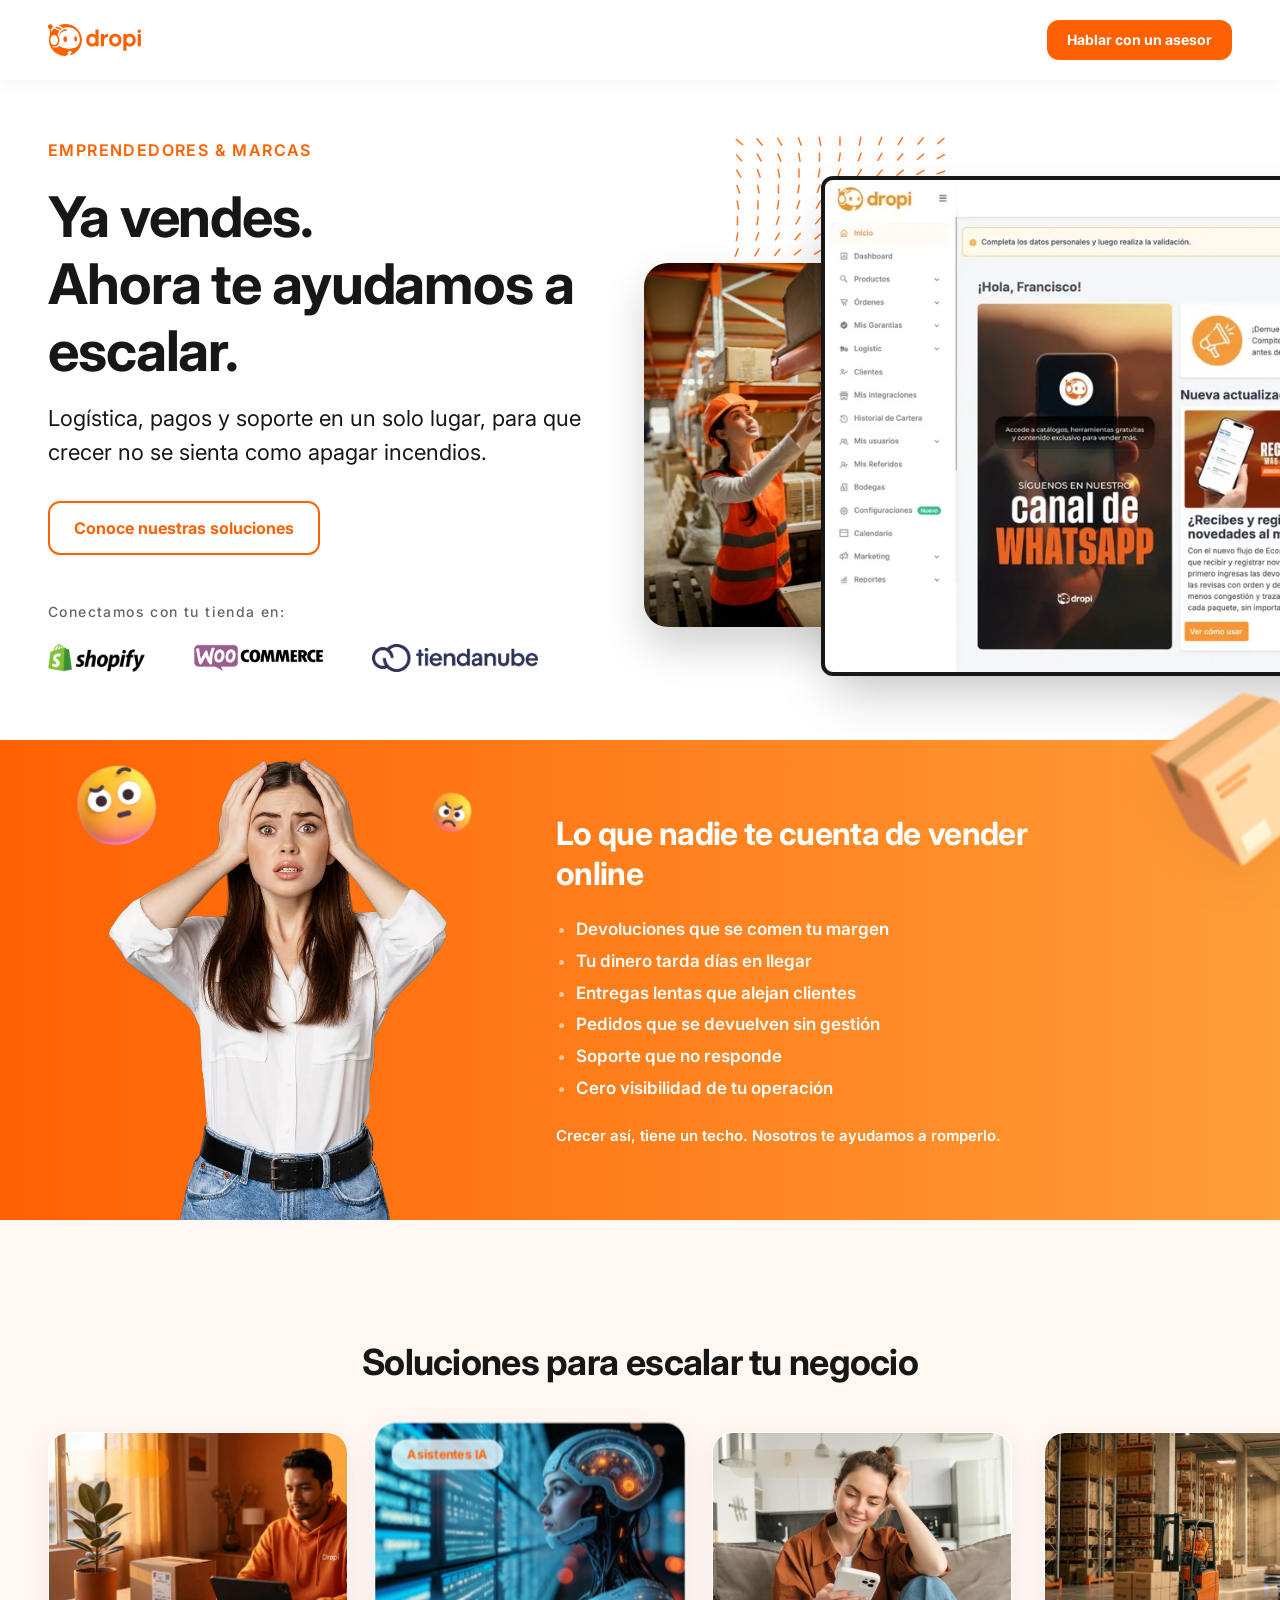
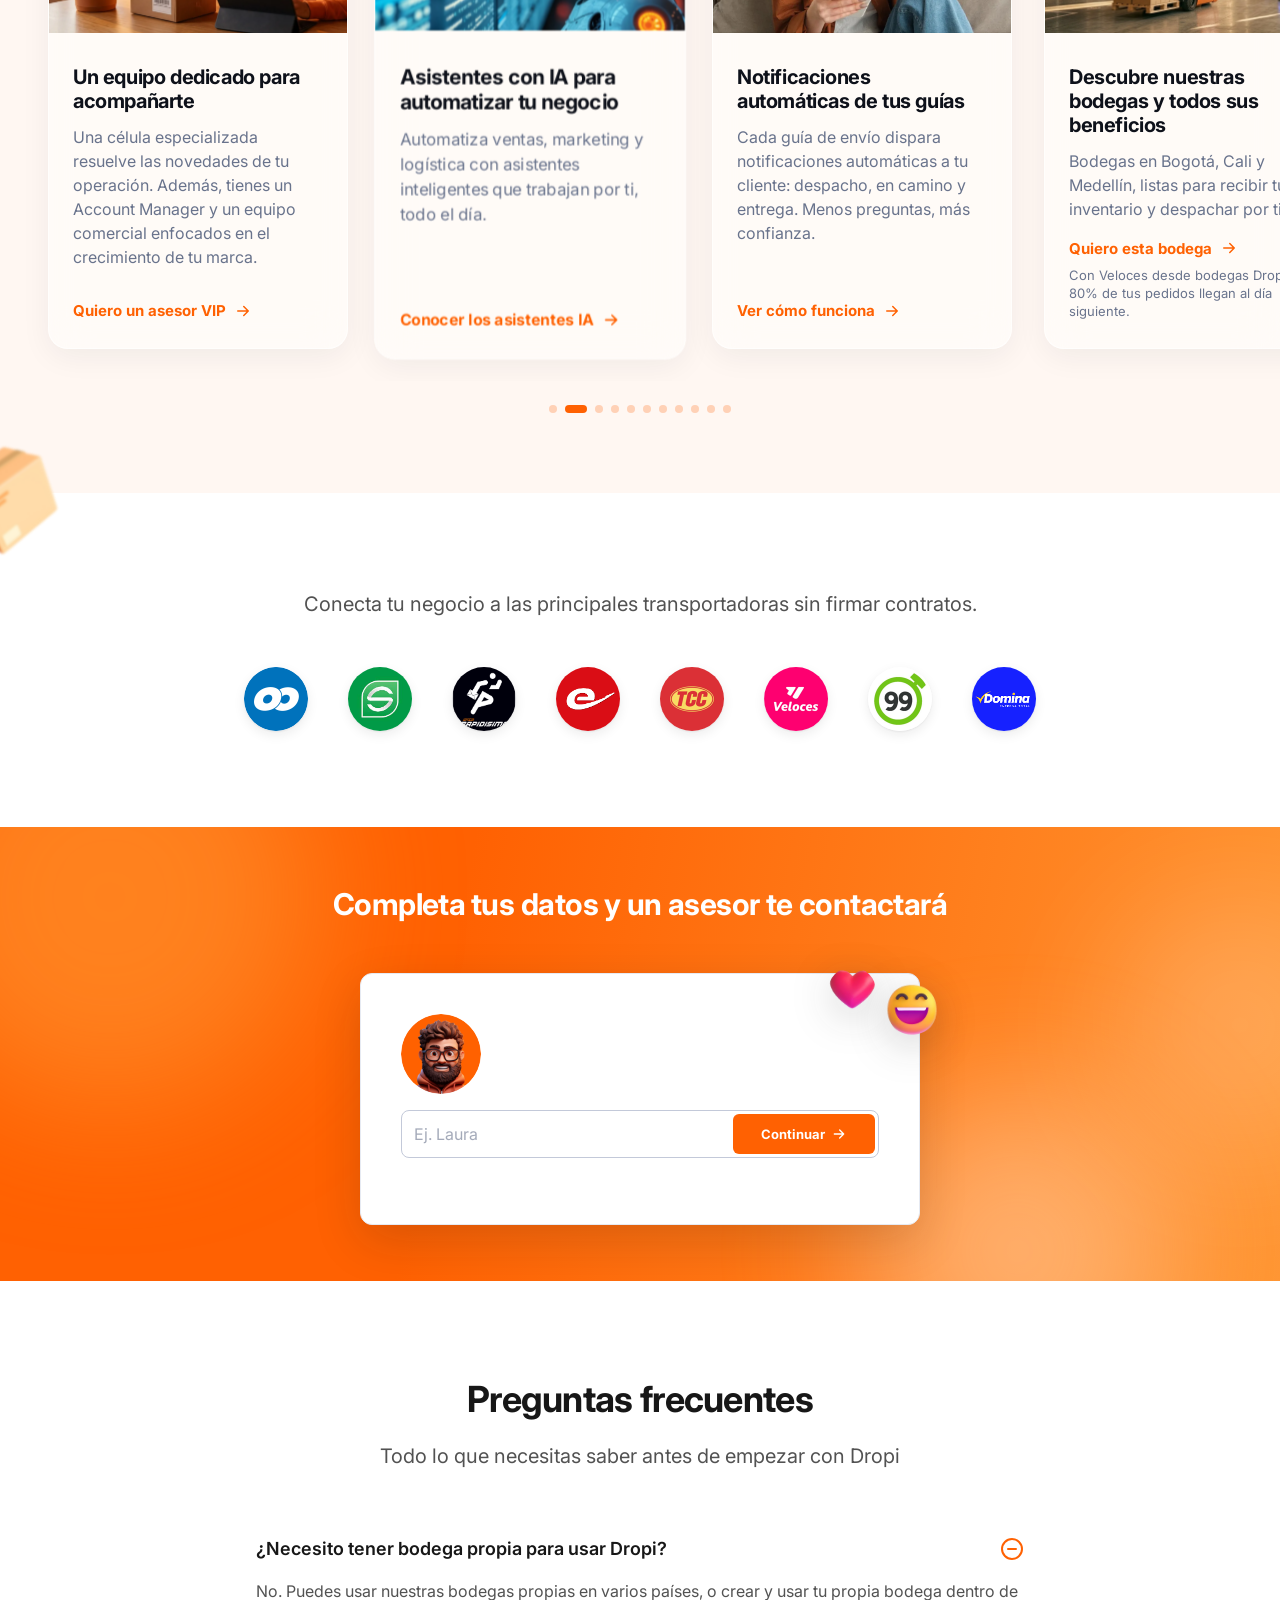
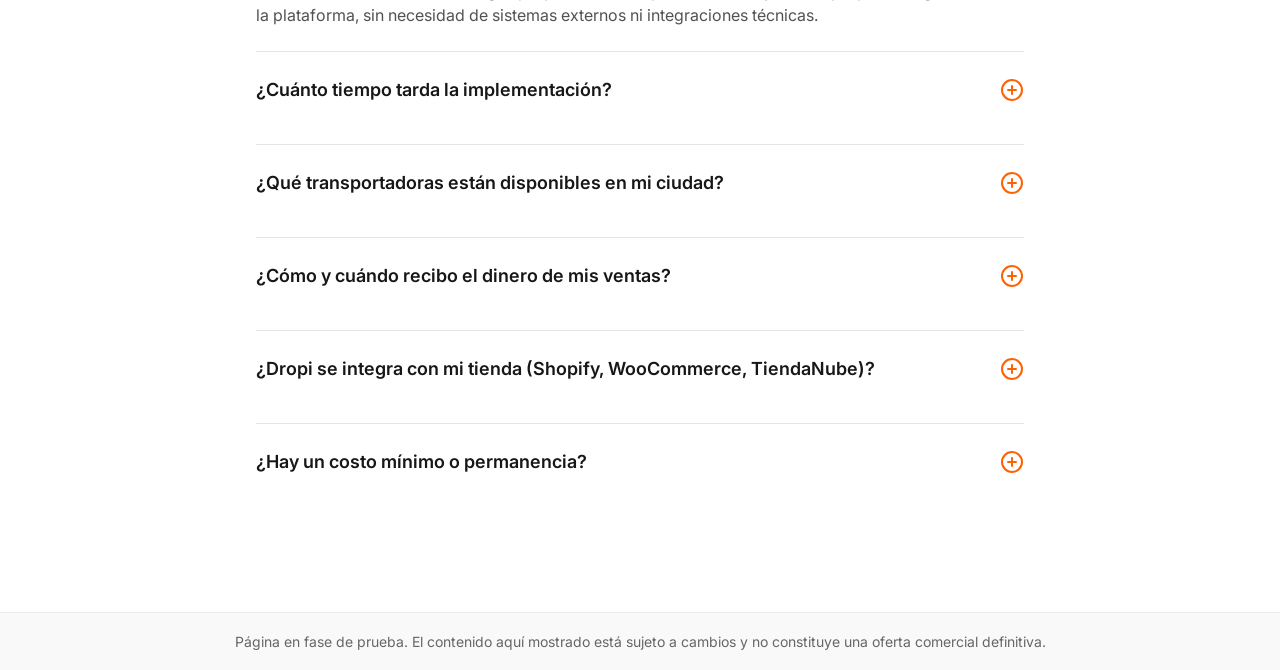
<file: index.html>
<!DOCTYPE html>
<html lang="es">
<head>
<!-- Google tag (gtag.js) -->
<script async src="https://www.googletagmanager.com/gtag/js?id=G-R11EZ46QFP"></script>
<script>
  window.dataLayer = window.dataLayer || [];
  function gtag(){dataLayer.push(arguments);}
  gtag('js', new Date());

  gtag('config', 'G-R11EZ46QFP');
</script>

<meta charset="UTF-8" />
<meta name="viewport" content="width=device-width, initial-scale=1.0" />
<link rel="icon" type="image/svg+xml" href="assets/icons/favicon.svg" />
<title>Dropi: Tu aliado logístico y financiero</title>
<meta name="description" content="Dropi te ayuda a simplificar tus procesos logísticos y financieros: pago contraentrega, bodegas fulfillment en 12 países y DropiPay." />
<link rel="preconnect" href="https://fonts.googleapis.com">
<link rel="preconnect" href="https://fonts.gstatic.com" crossorigin>
<link href="https://fonts.googleapis.com/css2?family=Inter:ital,wght@0,400;0,500;0,600;0,700&display=swap" rel="stylesheet">
<link rel="stylesheet" href="css/styles.css">
<link rel="preload" as="image" href="assets/images/hero-screen-mockup-mobile.webp" type="image/webp" media="(max-width: 899px)" fetchpriority="high" />
<link rel="preload" as="image" href="assets/images/hero-screen-mockup.webp" type="image/webp" media="(min-width: 900px)" fetchpriority="high" />
</head>
<body>

<header class="site-header" id="site-header">
  <div class="container header-inner">
    <a href="#hero" class="logo">
      <img src="assets/icons/logo-dropi.svg" alt="Dropi" width="108" height="37" />
    </a>
    <div class="header-actions">
      <a href="#registro" id="header-cta" class="btn btn-primary" data-scroll-next>Hablar con un asesor</a>
    </div>
  </div>
</header>

<main>

  <!-- HERO -->
  <section class="hero" id="hero">
    <div class="container hero-grid">
      <div class="hero-content">
        <div class="hero-text">
          <p class="eyebrow hero-eyebrow">Emprendedores & Marcas</p>
          <h1>Ya vendes.<br class="hero-title-break" /> Ahora te ayudamos a escalar.</h1>
          <p class="hero-subtitle">Logística, pagos y soporte en un solo lugar, para que crecer no se sienta como apagar incendios.</p>
        </div>
        <a href="#servicios" class="btn btn-outline" data-scroll-next>Conoce nuestras soluciones</a>
        <div class="hero-partners">
          <p class="eyebrow">Conectamos con tu tienda en:</p>
          <div class="partner-logos">
            <div class="partner-logos-track">
              <div class="partner-logos-set">
                <img src="assets/images/logo-shopify.png" alt="Shopify" />
                <img src="assets/images/logo-woocommerce.png" alt="WooCommerce" />
                <img src="assets/images/logo-tiendanube.png" alt="Tienda Nube" />
              </div>
              <div class="partner-logos-set" aria-hidden="true">
                <img src="assets/images/logo-shopify.png" alt="" />
                <img src="assets/images/logo-woocommerce.png" alt="" />
                <img src="assets/images/logo-tiendanube.png" alt="" />
              </div>
            </div>
          </div>
        </div>
      </div>
      <div class="hero-visual">
        <div class="hero-visual-pattern" aria-hidden="true"></div>
        <img class="hero-photo" src="assets/images/hero-woman.png" alt="Trabajadora en bodega logística" fetchpriority="high" />
        <div class="hero-mockup">
          <picture>
            <source media="(max-width: 899px)" srcset="assets/images/hero-screen-mockup-mobile.webp" type="image/webp" />
            <source srcset="assets/images/hero-screen-mockup.webp" type="image/webp" />
            <img src="assets/images/hero-screen-mockup.jpg" alt="Panel de inicio de Dropi con accesos rápidos y capacitaciones" fetchpriority="high" />
          </picture>
        </div>
      </div>
    </div>
  </section>

  <!-- WHY REGISTER YOUR BRAND -->
  <section class="brand-section" id="dolores" data-bg="dark">
    <div class="brand-section-clip">
      <div class="container brand-grid">
        <div class="brand-image">
          <picture>
            <source srcset="assets/images/brand-section-image.webp" type="image/webp" />
            <img src="assets/images/brand-section-image.png" alt="Mujer preocupada sosteniéndose la cabeza" />
          </picture>
          <picture>
            <source srcset="assets/images/emoji-worried.webp" type="image/webp" />
            <img class="brand-emoji brand-emoji--a" src="assets/images/emoji-worried.gif" alt="" aria-hidden="true" width="56" height="56" loading="lazy" />
          </picture>
          <img class="brand-emoji brand-emoji--b" src="assets/images/emoji-angry.png" alt="" aria-hidden="true" width="56" height="56" loading="lazy" />
        </div>
        <div class="brand-content">
          <h2>Lo que nadie te cuenta de vender online</h2>
          <ul class="dolores-list">
            <li>Devoluciones que se comen tu margen</li>
            <li>Tu dinero tarda días en llegar</li>
            <li>Entregas lentas que alejan clientes</li>
            <li>Pedidos que se devuelven sin gestión</li>
            <li>Soporte que no responde</li>
            <li>Cero visibilidad de tu operación</li>
          </ul>
          <p class="brand-closing">Crecer así, tiene un techo. Nosotros te ayudamos a romperlo.</p>
        </div>
      </div>
    </div>
    <div class="decor-box-float decor-box-float--hero">
      <img class="decor-box" src="assets/images/decor-box.png" alt="" aria-hidden="true"
        data-parallax-scale data-parallax-shadow
        data-parallax-min-scale="1.05" data-parallax-max-scale="2.1" data-parallax-range="100" />
    </div>
  </section>

  <!-- SERVICES -->
  <section class="solutions-section" id="servicios">
    <div class="solutions-heading-wrap">
      <div class="section-heading solutions-heading">
        <h2>Soluciones para escalar tu negocio</h2>
      </div>
    </div>

    <div class="solutions-body">
      <div class="solutions-scroll" id="solutions-scroll">
        <div class="solutions-scroll-spacer" aria-hidden="true"></div>
        <article class="solution-card">
          <div class="solution-card-image">
            <picture>
              <source srcset="assets/images/service2-atencion-vip-placeholder.webp" type="image/webp" />
              <img src="assets/images/service2-atencion-vip-placeholder.jpg" alt="" loading="lazy" />
            </picture>
            <span class="solution-card-badge">Atención VIP</span>
          </div>
          <span class="solution-card-recommended" hidden>Recomendado para ti</span>
          <div class="solution-card-body">
            <h3>Un equipo dedicado para acompañarte</h3>
            <p class="solution-card-desc">Una célula especializada resuelve las novedades de tu operación. Además, tienes un Account Manager y un equipo comercial enfocados en el crecimiento de tu marca.</p>
            <div class="solution-card-cta">
              <a href="atencion-vip.html" class="solution-card-link">
                Quiero un asesor VIP
                <svg class="solution-card-link-arrow" viewBox="0 0 24 24" fill="none" aria-hidden="true"><path d="M5 12h14M13 6l6 6-6 6" stroke="currentColor" stroke-width="2" stroke-linecap="round" stroke-linejoin="round"/></svg>
              </a>
            </div>
          </div>
        </article>

        <article class="solution-card">
          <div class="solution-card-image">
            <picture>
              <source srcset="assets/images/service2-asistentes-ia.webp" type="image/webp" />
              <img src="assets/images/service2-asistentes-ia.jpg" alt="" loading="lazy" />
            </picture>
            <span class="solution-card-badge">Asistentes IA</span>
          </div>
          <span class="solution-card-recommended" hidden>Recomendado para ti</span>
          <div class="solution-card-body">
            <h3>Asistentes con IA para automatizar tu negocio</h3>
            <p class="solution-card-desc">Automatiza ventas, marketing y logística con asistentes inteligentes que trabajan por ti, todo el día.</p>
            <div class="solution-card-cta">
              <a href="asistentes-ia.html" class="solution-card-link">
                Conocer los asistentes IA
                <svg class="solution-card-link-arrow" viewBox="0 0 24 24" fill="none" aria-hidden="true"><path d="M5 12h14M13 6l6 6-6 6" stroke="currentColor" stroke-width="2" stroke-linecap="round" stroke-linejoin="round"/></svg>
              </a>
            </div>
          </div>
        </article>

        <article class="solution-card">
          <div class="solution-card-image">
            <picture>
              <source srcset="assets/images/service2-notificaciones.webp" type="image/webp" />
              <img src="assets/images/service2-notificaciones.jpg" alt="" loading="lazy" />
            </picture>
            <span class="solution-card-badge">Notificaciones</span>
          </div>
          <span class="solution-card-recommended" hidden>Recomendado para ti</span>
          <div class="solution-card-body">
            <h3>Notificaciones automáticas de tus guías</h3>
            <p class="solution-card-desc">Cada guía de envío dispara notificaciones automáticas a tu cliente: despacho, en camino y entrega. Menos preguntas, más confianza.</p>
            <div class="solution-card-cta">
              <a href="notificaciones.html" class="solution-card-link">
                Ver cómo funciona
                <svg class="solution-card-link-arrow" viewBox="0 0 24 24" fill="none" aria-hidden="true"><path d="M5 12h14M13 6l6 6-6 6" stroke="currentColor" stroke-width="2" stroke-linecap="round" stroke-linejoin="round"/></svg>
              </a>
            </div>
          </div>
        </article>

        <article class="solution-card">
          <div class="solution-card-image">
            <picture>
              <source srcset="assets/images/service2-fullfilment-v2.webp" type="image/webp" />
              <img src="assets/images/service2-fullfilment-v2.jpeg" alt="" loading="lazy" />
            </picture>
            <span class="solution-card-badge">Fulfillment</span>
          </div>
          <span class="solution-card-recommended" hidden>Recomendado para ti</span>
          <div class="solution-card-body">
            <h3>Descubre nuestras bodegas y todos sus beneficios</h3>
            <p class="solution-card-desc">Bodegas en Bogotá, Cali y Medellín, listas para recibir tu inventario y despachar por ti.</p>
            <div class="solution-card-cta">
              <a href="fulfillment.html" class="solution-card-link">
                Quiero esta bodega
                <svg class="solution-card-link-arrow" viewBox="0 0 24 24" fill="none" aria-hidden="true"><path d="M5 12h14M13 6l6 6-6 6" stroke="currentColor" stroke-width="2" stroke-linecap="round" stroke-linejoin="round"/></svg>
              </a>
              <button type="button" class="solution-card-info" aria-label="Más información" aria-expanded="false">
                <svg viewBox="0 0 24 24" fill="none" aria-hidden="true"><circle cx="12" cy="12" r="10" fill="currentColor"/><rect x="11" y="10.5" width="2" height="6.5" rx="1" fill="white"/><circle cx="12" cy="7.4" r="1.4" fill="white"/></svg>
              </button>
              <p class="solution-card-note">Con Veloces desde bodegas Dropi, el 80% de tus pedidos llegan al día siguiente.</p>
            </div>
          </div>
        </article>

        <article class="solution-card">
          <div class="solution-card-image">
            <picture>
              <source srcset="assets/images/service2-wallet-v2.webp" type="image/webp" />
              <img src="assets/images/service2-wallet-v2.jpg" alt="" style="object-position: 50% 20%;" loading="lazy" />
            </picture>
            <span class="solution-card-badge">Wallet</span>
          </div>
          <span class="solution-card-recommended" hidden>Recomendado para ti</span>
          <div class="solution-card-body">
            <h3>Tu dinero, en máximo 24 horas</h3>
            <p class="solution-card-desc">Mientras otros esperan a que la transportadora les pague, Dropi te paga primero. Recibes tu dinero en máximo 24 horas después de la entrega.</p>
            <div class="solution-card-cta">
              <a href="wallet.html" class="solution-card-link">
                Quiero cobrar así
                <svg class="solution-card-link-arrow" viewBox="0 0 24 24" fill="none" aria-hidden="true"><path d="M5 12h14M13 6l6 6-6 6" stroke="currentColor" stroke-width="2" stroke-linecap="round" stroke-linejoin="round"/></svg>
              </a>
              <button type="button" class="solution-card-info" aria-label="Más información" aria-expanded="false">
                <svg viewBox="0 0 24 24" fill="none" aria-hidden="true"><circle cx="12" cy="12" r="10" fill="currentColor"/><rect x="11" y="10.5" width="2" height="6.5" rx="1" fill="white"/><circle cx="12" cy="7.4" r="1.4" fill="white"/></svg>
              </button>
              <p class="solution-card-note">Recaudo diario en tu wallet. Reinvierte hoy lo que vendiste ayer.</p>
            </div>
          </div>
        </article>

        <article class="solution-card">
          <div class="solution-card-image">
            <picture>
              <source srcset="assets/images/service2-api-publica.webp" type="image/webp" />
              <img src="assets/images/service2-api-publica.jpg" alt="" loading="lazy" />
            </picture>
            <span class="solution-card-badge">API Pública</span>
          </div>
          <span class="solution-card-recommended" hidden>Recomendado para ti</span>
          <div class="solution-card-body">
            <h3>Conoce lo que necesitas para conectar con Dropi</h3>
            <p class="solution-card-desc">Crea pedidos, genera guías y consulta el estado de tus envíos directamente desde tus propios sistemas.</p>
            <div class="solution-card-cta">
              <a href="api-publica.html" class="solution-card-link">
                Documentación API
                <svg class="solution-card-link-arrow" viewBox="0 0 24 24" fill="none" aria-hidden="true"><path d="M5 12h14M13 6l6 6-6 6" stroke="currentColor" stroke-width="2" stroke-linecap="round" stroke-linejoin="round"/></svg>
              </a>
            </div>
          </div>
        </article>

        <article class="solution-card">
          <div class="solution-card-image">
            <picture>
              <source srcset="assets/images/service2-metrics.webp" type="image/webp" />
              <img src="assets/images/service2-metrics.jpg" alt="" loading="lazy" />
            </picture>
            <span class="solution-card-badge">Métricas y reportes</span>
          </div>
          <span class="solution-card-recommended" hidden>Recomendado para ti</span>
          <div class="solution-card-body">
            <h3>Cada número de tu operación, en un solo lugar</h3>
            <p class="solution-card-desc">Entrega efectiva, devoluciones, contraentrega, inventario y comunicaciones: todo medido, todo accionable.</p>
            <div class="solution-card-cta">
              <a href="metricas-y-reportes.html" class="solution-card-link">
                Ver mis reportes en vivo
                <svg class="solution-card-link-arrow" viewBox="0 0 24 24" fill="none" aria-hidden="true"><path d="M5 12h14M13 6l6 6-6 6" stroke="currentColor" stroke-width="2" stroke-linecap="round" stroke-linejoin="round"/></svg>
              </a>
            </div>
          </div>
        </article>

        <article class="solution-card">
          <div class="solution-card-image">
            <picture>
              <source srcset="assets/images/service2-huella-digital.webp" type="image/webp" />
              <img src="assets/images/service2-huella-digital.jpg" alt="" loading="lazy" />
            </picture>
            <span class="solution-card-badge">Huella Digital</span>
          </div>
          <span class="solution-card-recommended" hidden>Recomendado para ti</span>
          <div class="solution-card-body">
            <h3>Verifica antes de enviar y evita devoluciones</h3>
            <p class="solution-card-desc">Consulta el historial de cada cliente antes de confirmar el envío y evita devoluciones.</p>
            <div class="solution-card-cta">
              <a href="huella-digital.html" class="solution-card-link">
                Descubrir esta función
                <svg class="solution-card-link-arrow" viewBox="0 0 24 24" fill="none" aria-hidden="true"><path d="M5 12h14M13 6l6 6-6 6" stroke="currentColor" stroke-width="2" stroke-linecap="round" stroke-linejoin="round"/></svg>
              </a>
            </div>
          </div>
        </article>

        <article class="solution-card">
          <div class="solution-card-image">
            <picture>
              <source srcset="assets/images/service2-gestion-entregas.webp" type="image/webp" />
              <img src="assets/images/service2-gestion-entregas.jpg" alt="" loading="lazy" />
            </picture>
            <span class="solution-card-badge">Gestión de entregas</span>
          </div>
          <div class="solution-card-body">
            <h3>No pagas de más por lo que no se entregó</h3>
            <p class="solution-card-desc">Pagas el flete inicial, se entregue o no el pedido. Pero no te cobramos nada adicional por la devolución.</p>
            <div class="solution-card-cta">
              <a href="gestion-de-entregas.html" class="solution-card-link">
                Proteger mi margen
                <svg class="solution-card-link-arrow" viewBox="0 0 24 24" fill="none" aria-hidden="true"><path d="M5 12h14M13 6l6 6-6 6" stroke="currentColor" stroke-width="2" stroke-linecap="round" stroke-linejoin="round"/></svg>
              </a>
              <button type="button" class="solution-card-info" aria-label="Más información" aria-expanded="false">
                <svg viewBox="0 0 24 24" fill="none" aria-hidden="true"><circle cx="12" cy="12" r="10" fill="currentColor"/><rect x="11" y="10.5" width="2" height="6.5" rx="1" fill="white"/><circle cx="12" cy="7.4" r="1.4" fill="white"/></svg>
              </button>
            </div>
          </div>
        </article>

        <article class="solution-card">
          <div class="solution-card-image">
            <picture>
              <source srcset="assets/images/service2-pago-contraentrega.webp" type="image/webp" />
              <img src="assets/images/service2-pago-contraentrega.jpg" alt="" loading="lazy" />
            </picture>
            <span class="solution-card-badge">Pago contra entrega</span>
          </div>
          <span class="solution-card-recommended" hidden>Recomendado para ti</span>
          <div class="solution-card-body">
            <h3>Cierra más ventas con pago contra entrega</h3>
            <p class="solution-card-desc">Ofrece a tus clientes la opción de pagar al recibir su pedido y elimina la principal barrera de compra en e-commerce.</p>
            <div class="solution-card-cta">
              <a href="pago-contraentrega.html" class="solution-card-link">
                Activar esta opción
                <svg class="solution-card-link-arrow" viewBox="0 0 24 24" fill="none" aria-hidden="true"><path d="M5 12h14M13 6l6 6-6 6" stroke="currentColor" stroke-width="2" stroke-linecap="round" stroke-linejoin="round"/></svg>
              </a>
            </div>
          </div>
        </article>

        <article class="solution-card">
          <div class="solution-card-image">
            <picture>
              <source srcset="assets/images/service2-mentorias.webp" type="image/webp" />
              <img src="assets/images/service2-mentorias.jpg" alt="" loading="lazy" />
            </picture>
            <span class="solution-card-badge">Mentorías</span>
          </div>
          <span class="solution-card-recommended" hidden>Recomendado para ti</span>
          <div class="solution-card-body">
            <h3>No vendas a ciegas. Aprende a vender con quien ya lo hizo.</h3>
            <p class="solution-card-desc">Convierte Dropi en el motor logístico de tu marca y crece con datos reales.</p>
            <div class="solution-card-cta">
              <a href="mentorias.html" class="solution-card-link">
                Quiero mi mentoría
                <svg class="solution-card-link-arrow" viewBox="0 0 24 24" fill="none" aria-hidden="true"><path d="M5 12h14M13 6l6 6-6 6" stroke="currentColor" stroke-width="2" stroke-linecap="round" stroke-linejoin="round"/></svg>
              </a>
            </div>
          </div>
        </article>























        <div class="solutions-scroll-spacer solutions-scroll-spacer--end" aria-hidden="true"></div>
      </div>

      <div class="solutions-footer">
        <div class="solutions-dots" id="solutions-dots" role="tablist" aria-label="Navegación de soluciones"></div>
      </div>
    </div>
    <div class="decor-box-float decor-box-float--seam">
      <img class="decor-box" src="assets/images/decor-box.png" alt="" aria-hidden="true" loading="lazy"
        data-parallax-scale data-parallax-shadow
        data-parallax-min-scale="1.05" data-parallax-max-scale="2.1" data-parallax-range="100" />
    </div>
  </section>

  <!-- CARRIERS -->
  <section class="carriers-section" id="transportadoras">
    <div class="container">
      <div class="section-heading carriers-heading">
        <h2>Conecta tu negocio a las principales transportadoras sin firmar contratos.</h2>
      </div>
      <div class="carrier-logos">
        <img src="assets/images/carrier-coordinadora.png" alt="Coordinadora" loading="lazy" />
        <img src="assets/images/carrier-servientrega.png" alt="Servientrega" loading="lazy" />
        <img src="assets/images/carrier-interrapidisimo.png" alt="Interrapidísimo" loading="lazy" />
        <img src="assets/images/carrier-envia.png" alt="Envía" loading="lazy" />
        <img src="assets/images/carrier-tcc.png" alt="TCC" loading="lazy" />
        <img src="assets/images/carrier-veloces.png" alt="Veloces" loading="lazy" />
        <img src="assets/images/carrier-99minutos.png" alt="99minutos" loading="lazy" />
        <img src="assets/images/carrier-domina.png" alt="Domina" loading="lazy" />
      </div>
    </div>
  </section>

  <!-- EMAIL CTA -->
  <section class="email-cta" id="registro" data-bg="dark">
    <div class="email-cta-orbs" aria-hidden="true">
      <span class="cta-orb cta-orb--a"></span>
      <span class="cta-orb cta-orb--b"></span>
      <span class="cta-orb cta-orb--c"></span>
    </div>
    <div class="container email-cta-inner">
      <h2>Completa tus datos y un asesor te contactará</h2>

      <form class="plan-finder" id="email-form" novalidate>
        <picture>
          <source srcset="assets/images/grinning-face.webp" type="image/webp" />
          <img class="cta-emoji cta-emoji--a" src="assets/images/grinning-face.gif" alt="" aria-hidden="true" width="56" height="56" loading="lazy" />
        </picture>
        <picture>
          <source srcset="assets/images/heart.webp" type="image/webp" />
          <img class="cta-emoji cta-emoji--e" src="assets/images/heart.gif" alt="" aria-hidden="true" width="48" height="48" loading="lazy" />
        </picture>
        <div class="plan-finder-grid">
          <div class="pf-steps">
            <div class="pf-step" data-step="0">
              <div class="pf-step-head">
                <div class="pf-step-avatar-wrap">
                  <img class="pf-step-avatar" src="assets/images/animoji.png" alt="" width="56" height="56" loading="lazy" />
                  <span class="pf-step-avatar-tooltip">¡Hola! mi nombre es Juan</span>
                </div>
                <div class="pf-step-copy">
                  <h3 id="pf-step0-title">¿Cuál es tu nombre?</h3>
                </div>
              </div>
              <label class="register-field" data-field="nombre_intro">
                <div class="intro-name-combo">
                  <input type="text" id="intro-name-input" placeholder="Ej. Laura" />
                  <button type="button" id="intro-name-continue" class="intro-name-continue-btn">
                    Continuar
                    <svg class="intro-name-continue-arrow" viewBox="0 0 24 24" fill="none" aria-hidden="true"><path d="M5 12h14M13 6l6 6-6 6" stroke="currentColor" stroke-width="2" stroke-linecap="round" stroke-linejoin="round"/></svg>
                  </button>
                </div>
                <span class="register-field-tooltip" role="alert" hidden></span>
              </label>
            </div>

            <div class="pf-step pf-step--collapsible is-locked" data-step="1">
              <div class="pf-step-collapse">
                <div class="pf-step-head">
                  <div class="pf-step-copy">
                    <h3 id="pf-step1-title">¿Cuánto vendes al mes?</h3>
                    <p>Selecciona tu volumen actual de pedidos</p>
                  </div>
                </div>
                <div class="pf-chip-grid" id="volume-chips" role="radiogroup" aria-label="Volumen de pedidos al mes">
                  <button type="button" class="pf-chip" data-tier="0 - 50"><span class="pf-chip-dot" aria-hidden="true"><svg class="pf-chip-check" viewBox="0 0 16 16" fill="none"><path d="M3.5 8.5l3 3 6-6" stroke="currentColor" stroke-width="2" stroke-linecap="round" stroke-linejoin="round"/></svg></span>0 - 50 pedidos</button>
                  <button type="button" class="pf-chip" data-tier="51 - 300"><span class="pf-chip-dot" aria-hidden="true"><svg class="pf-chip-check" viewBox="0 0 16 16" fill="none"><path d="M3.5 8.5l3 3 6-6" stroke="currentColor" stroke-width="2" stroke-linecap="round" stroke-linejoin="round"/></svg></span>51 - 300 pedidos</button>
                  <button type="button" class="pf-chip" data-tier="301 - 500"><span class="pf-chip-dot" aria-hidden="true"><svg class="pf-chip-check" viewBox="0 0 16 16" fill="none"><path d="M3.5 8.5l3 3 6-6" stroke="currentColor" stroke-width="2" stroke-linecap="round" stroke-linejoin="round"/></svg></span>301 - 500 pedidos</button>
                  <button type="button" class="pf-chip" data-tier="501 - 1.000"><span class="pf-chip-dot" aria-hidden="true"><svg class="pf-chip-check" viewBox="0 0 16 16" fill="none"><path d="M3.5 8.5l3 3 6-6" stroke="currentColor" stroke-width="2" stroke-linecap="round" stroke-linejoin="round"/></svg></span>501 - 1.000 pedidos</button>
                  <button type="button" class="pf-chip" data-tier="+1.000"><span class="pf-chip-dot" aria-hidden="true"><svg class="pf-chip-check" viewBox="0 0 16 16" fill="none"><path d="M3.5 8.5l3 3 6-6" stroke="currentColor" stroke-width="2" stroke-linecap="round" stroke-linejoin="round"/></svg></span>+1.000 pedidos</button>
                </div>
                <input type="hidden" name="volumen_pedidos" id="volume-input" value="" />
              </div>
            </div>

            <div class="pf-step pf-step--collapsible is-locked" data-step="2">
              <div class="pf-step-collapse">
                <div class="pf-step-head">
                  <div class="pf-step-copy">
                    <h3>¿Cómo podemos contactarte?</h3>
                    <p>Ingresa tus datos para comunicarnos contigo</p>
                  </div>
                </div>
                <div class="pf-fields">
                  <input type="hidden" name="nombre" />

                  <label class="register-field" data-field="email">
                    <span class="register-field-label">Correo electrónico</span>
                    <input type="email" name="email" placeholder="Ingresa tu correo" required />
                    <span class="register-field-helper">Te enviaremos un código a este correo</span>
                    <span class="register-field-tooltip" role="alert" hidden></span>
                  </label>

                  <label class="register-field" data-field="telefono">
                    <span class="register-field-label">Número de teléfono</span>
                    <div class="register-phone-row">
                      <div class="register-phone-flag">
                        <img src="assets/icons/flag-co.svg" alt="Colombia" width="24" height="24" />
                        <span>57</span>
                      </div>
                      <input type="tel" name="telefono" placeholder="Ingresa tu número" required maxlength="10" inputmode="numeric" />
                    </div>
                    <span class="register-field-tooltip" role="alert" hidden></span>
                  </label>
                </div>
                <label class="register-checkbox">
                  <input type="checkbox" name="terms_tc" id="terms-tc-input" class="register-checkbox-input" required />
                  <span class="register-checkbox-box" aria-hidden="true">
                    <img src="assets/icons/icon-check-white.svg" alt="" width="12" height="12" />
                  </span>
                  <span class="register-checkbox-label">He leído y acepto los <a href="terminos-y-condiciones.html" target="_blank" rel="noopener" class="register-checkbox-link">Términos y Condiciones</a> de esta landing.</span>
                </label>
                <label class="register-checkbox">
                  <input type="checkbox" name="terms_privacy" id="terms-privacy-input" class="register-checkbox-input" required />
                  <span class="register-checkbox-box" aria-hidden="true">
                    <img src="assets/icons/icon-check-white.svg" alt="" width="12" height="12" />
                  </span>
                  <span class="register-checkbox-label">Autorizo a DROPI S.A.S. a tratar mis datos personales conforme a la <a href="politicas-de-privacidad.html" target="_blank" rel="noopener" class="register-checkbox-link">Política de Tratamiento de Datos Personales</a> de esta landing.</span>
                </label>
                <div class="register-submit-wrap" id="register-submit-wrap">
                  <button type="submit" class="btn register-submit" id="register-submit-btn" disabled>Enviar datos al asesor</button>
                  <button type="button" class="register-submit-hit" id="register-submit-hit" tabindex="-1" aria-hidden="true"></button>
                  <span class="register-submit-tooltip" id="register-submit-tooltip" role="tooltip">Completa los datos para habilitar el envío.</span>
                </div>
                <p class="pf-summary-note">Un asesor comercial te contacta sin compromiso.</p>
              </div>
            </div>

          </div>
        </div>
      </form>
    </div>
  </section>

  <!-- FAQ -->
  <section class="faq-section" id="faq">
    <div class="container">
      <div class="section-heading">
        <h2>Preguntas frecuentes</h2>
        <p>Todo lo que necesitas saber antes de empezar con Dropi</p>
      </div>

      <div class="faq-list">
        <div class="faq-item is-open">
          <button class="faq-question" type="button">
            <span>¿Necesito tener bodega propia para usar Dropi?</span>
            <img class="faq-icon" src="assets/icons/icon-minus-circle.svg" alt="" />
          </button>
          <div class="faq-answer">
            <p>No. Puedes usar nuestras bodegas propias en varios países, o crear y usar tu propia bodega dentro de la plataforma, sin necesidad de sistemas externos ni integraciones técnicas.</p>
          </div>
        </div>

        <div class="faq-item">
          <button class="faq-question" type="button">
            <span>¿Cuánto tiempo tarda la implementación?</span>
            <img class="faq-icon" src="assets/icons/icon-plus-circle.svg" alt="" />
          </button>
          <div class="faq-answer"><p>La mayoría de las marcas están operando en Dropi en menos de una semana.</p></div>
        </div>

        <div class="faq-item">
          <button class="faq-question" type="button">
            <span>¿Qué transportadoras están disponibles en mi ciudad?</span>
            <img class="faq-icon" src="assets/icons/icon-plus-circle.svg" alt="" />
          </button>
          <div class="faq-answer"><p>Trabajamos con las transportadoras más importantes de la región; en el formulario te confirmamos cuáles cubren tu zona.</p></div>
        </div>

        <div class="faq-item">
          <button class="faq-question" type="button">
            <span>¿Cómo y cuándo recibo el dinero de mis ventas?</span>
            <img class="faq-icon" src="assets/icons/icon-plus-circle.svg" alt="" />
          </button>
          <div class="faq-answer"><p>El dinero de cada venta se libera en máximo 24 horas después de que el pedido queda entregado.</p></div>
        </div>

        <div class="faq-item">
          <button class="faq-question" type="button">
            <span>¿Dropi se integra con mi tienda (Shopify, WooCommerce, TiendaNube)?</span>
            <img class="faq-icon" src="assets/icons/icon-plus-circle.svg" alt="" />
          </button>
          <div class="faq-answer"><p>Sí, la integración se hace en minutos y sincroniza tus pedidos automáticamente.</p></div>
        </div>

        <div class="faq-item">
          <button class="faq-question" type="button">
            <span>¿Hay un costo mínimo o permanencia?</span>
            <img class="faq-icon" src="assets/icons/icon-plus-circle.svg" alt="" />
          </button>
          <div class="faq-answer"><p>Depende del volumen de órdenes que manejes al mes, por eso te pedimos ese dato en el formulario, para mostrarte el plan exacto que te corresponde.</p></div>
        </div>
      </div>
    </div>
  </section>

</main>

<footer class="site-footer">
  Página en fase de prueba. El contenido aquí mostrado está sujeto a cambios y no constituye una oferta comercial definitiva.
</footer>


<div class="whatsapp-float">
  <a href="#hero" class="mobile-float-logo">
    <img src="assets/icons/logo-dropi.svg" alt="Dropi" width="108" height="37" />
  </a>
  <div class="mobile-float-actions">
    <a href="#registro" class="btn btn-primary mobile-float-cta" data-scroll-next>Hablar con un asesor</a>
  </div>
</div>

<div class="confirm-modal" id="confirm-modal" role="dialog" aria-modal="true" aria-labelledby="confirm-modal-title">
  <div class="confirm-modal-backdrop" data-modal-close></div>
  <div class="confirm-modal-dialog">
    <span class="confirm-modal-handle" aria-hidden="true"></span>
    <button type="button" class="confirm-modal-close" data-modal-close aria-label="Cerrar">
      <svg viewBox="0 0 24 24" fill="none" aria-hidden="true"><path d="M6 6l12 12M18 6L6 18" stroke="currentColor" stroke-width="2" stroke-linecap="round"/></svg>
    </button>
    <div class="confirm-modal-icon" aria-hidden="true">
      <img src="assets/icons/icon-check-static.png" alt="" width="40" height="40" loading="lazy" />
    </div>
    <h3 id="confirm-modal-title"><span id="confirm-modal-title-greeting">¡Listo!</span></h3>
    <p class="confirm-modal-subtitle confirm-modal-subtitle--strong">Ya enviamos tus datos a nuestro equipo comercial y un asesor se pondrá en contacto pronto.</p>
    <p class="confirm-modal-subtitle confirm-modal-subtitle--recommend">¿Qué deseas hacer mientras tanto?</p>
    <button type="button" id="confirm-modal-cta" class="btn register-submit confirm-modal-btn" data-modal-close>Ver recomendaciones</button>
    <a href="https://app.dropi.co/auth/register" target="_blank" rel="noopener" class="btn btn-tertiary confirm-modal-btn confirm-modal-btn--secondary" hidden>Crear tu cuenta</a>
    <a href="assets/docs/brochure-soluciones-dropi.pdf" download="Brochure de soluciones Dropi.pdf" id="confirm-modal-brochure" class="btn btn-outline confirm-modal-btn confirm-modal-btn--secondary">
      <svg viewBox="0 0 24 24" fill="none" aria-hidden="true"><path d="M12 3v12m0 0l-4.5-4.5M12 15l4.5-4.5M4 17v2a2 2 0 0 0 2 2h12a2 2 0 0 0 2-2v-2" stroke="currentColor" stroke-width="2" stroke-linecap="round" stroke-linejoin="round"/></svg>
      Descargar brochure
    </a>
  </div>
</div>

<div class="toast" id="toast" role="status" aria-live="polite">
  <span class="toast-icon" aria-hidden="true">
    <svg viewBox="0 0 24 24" fill="none"><path d="M5 13l4 4L19 7" stroke="currentColor" stroke-width="2" stroke-linecap="round" stroke-linejoin="round"/></svg>
  </span>
  <span class="toast-message" id="toast-message"></span>
</div>

<script type="text/javascript">
    (function(c,l,a,r,i,t,y){
        c[a]=c[a]||function(){(c[a].q=c[a].q||[]).push(arguments)};
        t=l.createElement(r);t.async=1;t.src="https://www.clarity.ms/tag/"+i;
        y=l.getElementsByTagName(r)[0];y.parentNode.insertBefore(t,y);
    })(window, document, "clarity", "script", "ylx4fr9h5b");
</script>
<!-- Meta Pixel Code -->
<script>
!function(f,b,e,v,n,t,s)
{if(f.fbq)return;n=f.fbq=function(){n.callMethod?
n.callMethod.apply(n,arguments):n.queue.push(arguments)};
if(!f._fbq)f._fbq=n;n.push=n;n.loaded=!0;n.version='2.0';
n.queue=[];t=b.createElement(e);t.async=!0;
t.src=v;s=b.getElementsByTagName(e)[0];
s.parentNode.insertBefore(t,s)}(window, document,'script',
'https://connect.facebook.net/en_US/fbevents.js');
fbq('init', '1993505871363238');
fbq('track', 'PageView');
</script>
<noscript><img height="1" width="1" style="display:none"
src="https://www.facebook.com/tr?id=1993505871363238&ev=PageView&noscript=1"
/></noscript>
<!-- End Meta Pixel Code -->
<script>
(function (m, a, z, e) {
  var s, t, u, v;
  try {
    t = m.sessionStorage.getItem('maze-us');
  } catch (err) {}

  if (!t) {
    t = new Date().getTime();
    try {
      m.sessionStorage.setItem('maze-us', t);
    } catch (err) {}
  }
u = document.currentScript || (function () {
    var w = document.getElementsByTagName('script');
    return w[w.length - 1];
  })();
  v = u && u.nonce;

  s = a.createElement('script');
  s.src = z + '?apiKey=' + e;
  s.async = true;
  if (v) s.setAttribute('nonce', v);
  a.getElementsByTagName('head')[0].appendChild(s);
  m.mazeUniversalSnippetApiKey = e;
})(window, document, 'https://snippet.maze.co/maze-universal-loader.js', 'd0000a3-f0c7-4e09-a555-4a538dd6a88e');
</script>
<script src="js/main.js"></script>
</body>
</html>
</file>
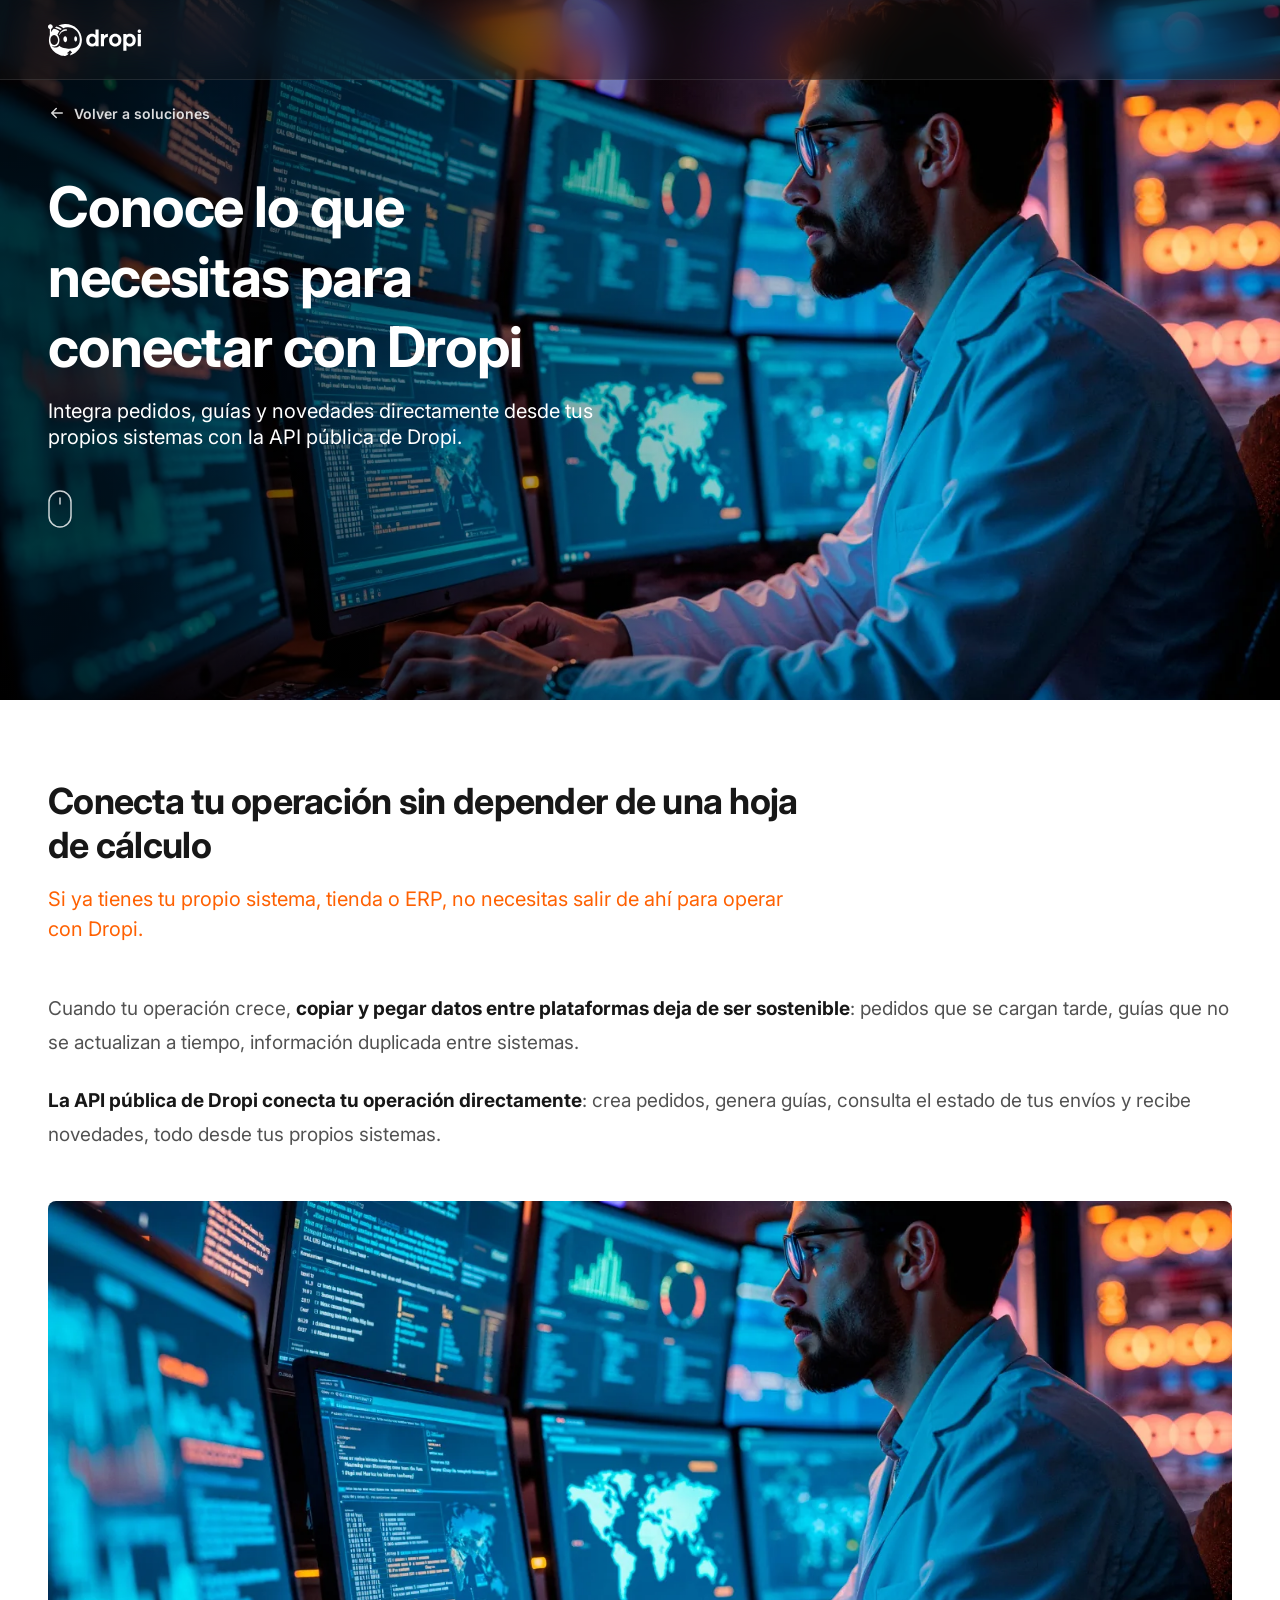
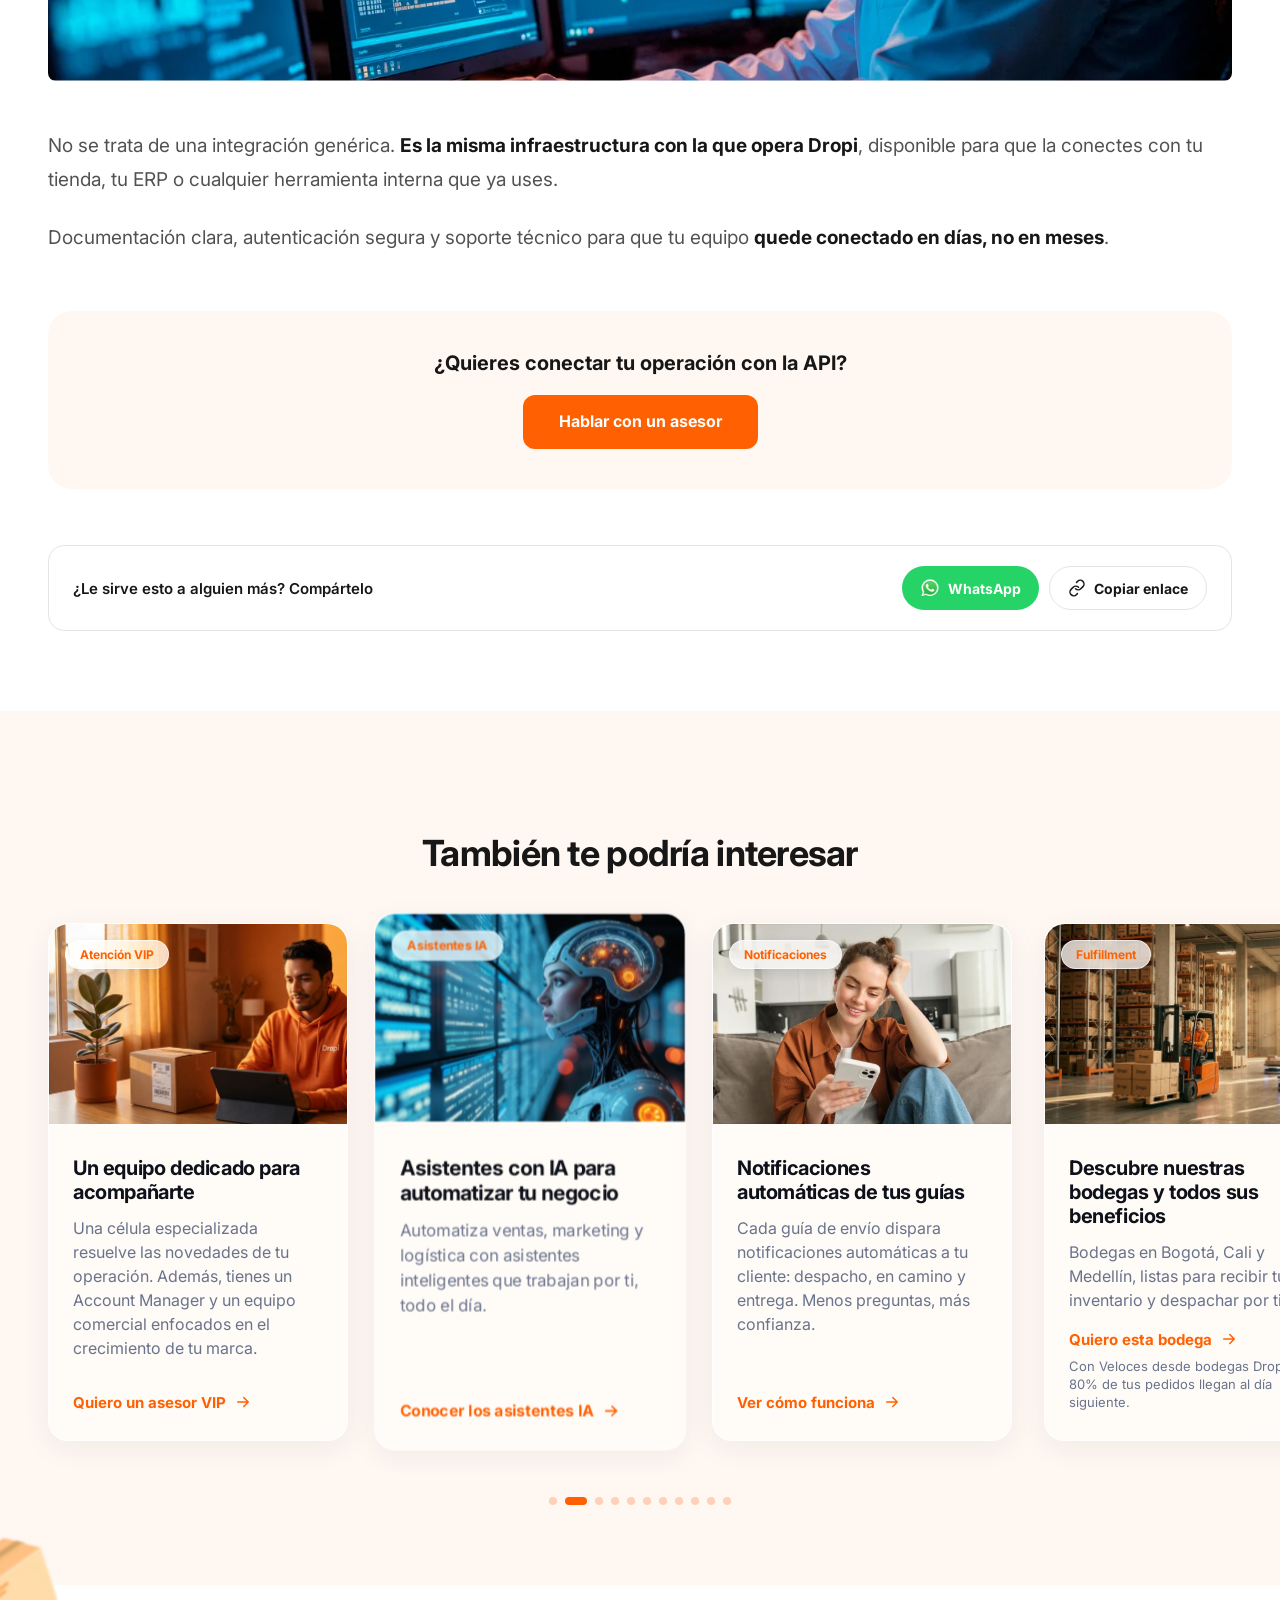
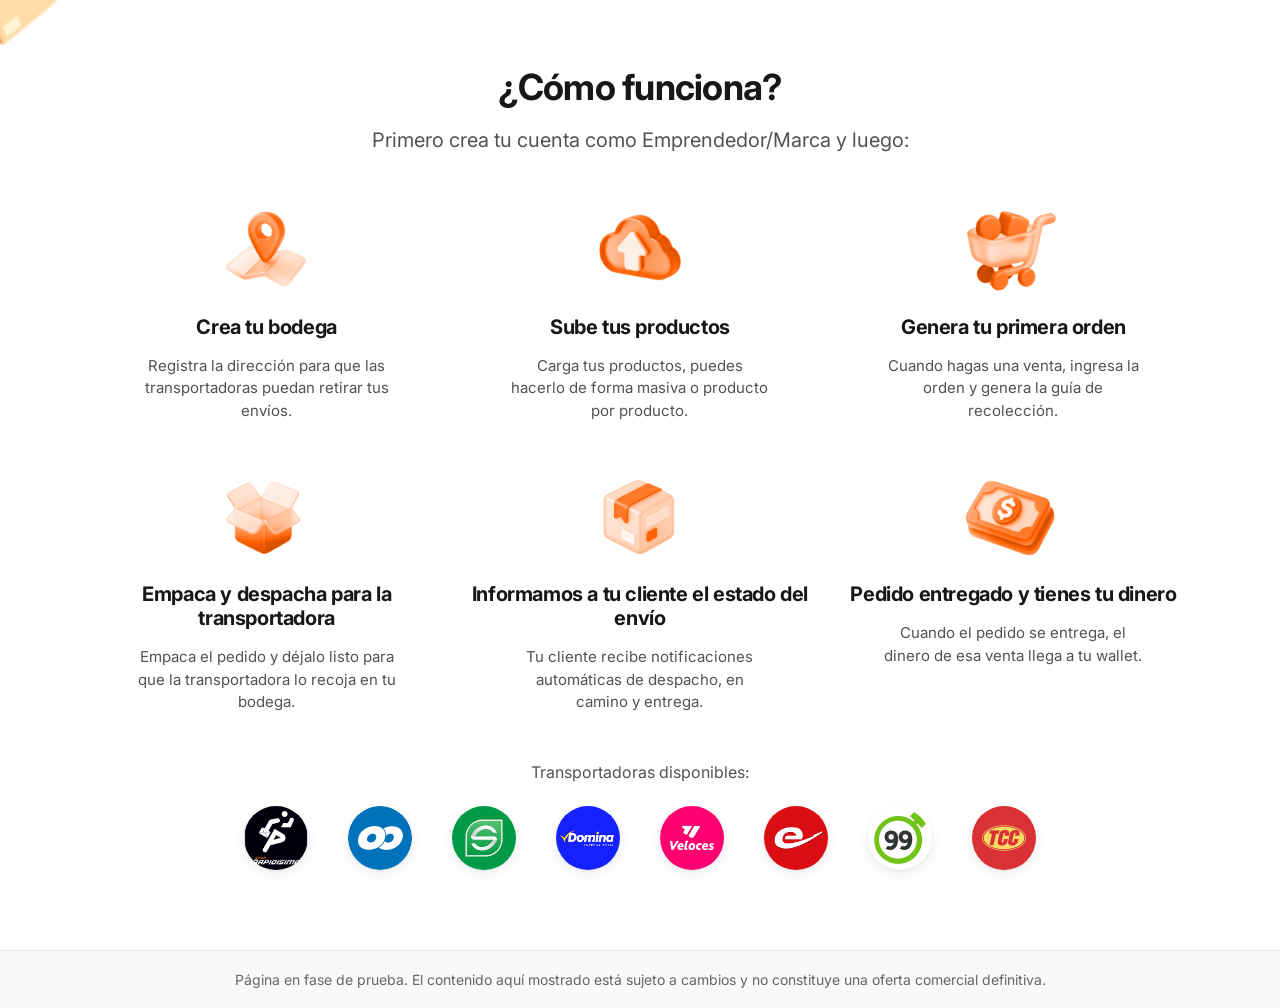
<file: api-publica.html>
<!DOCTYPE html>
<html lang="es">
<head>
<!-- Google tag (gtag.js) -->
<script async src="https://www.googletagmanager.com/gtag/js?id=G-R11EZ46QFP"></script>
<script>
  window.dataLayer = window.dataLayer || [];
  function gtag(){dataLayer.push(arguments);}
  gtag('js', new Date());

  gtag('config', 'G-R11EZ46QFP');
</script>

<meta charset="UTF-8" />
<meta name="viewport" content="width=device-width, initial-scale=1.0" />
<link rel="icon" type="image/svg+xml" href="assets/icons/favicon.svg" />
<title>API Pública de Dropi | Dropi</title>
<meta name="description" content="Conecta tu operación con la API pública de Dropi: integra pedidos, guías y novedades directamente desde tus propios sistemas." />
<link rel="preconnect" href="https://fonts.googleapis.com">
<link rel="preconnect" href="https://fonts.gstatic.com" crossorigin>
<link href="https://fonts.googleapis.com/css2?family=Inter:ital,wght@0,400;0,500;0,600;0,700&display=swap" rel="stylesheet">
<link rel="stylesheet" href="css/styles.css">
</head>
<body>

<header class="site-header site-header--overlay" id="site-header">
  <div class="container header-inner">
    <a href="index.html#hero" class="logo">
      <img src="assets/icons/logo-dropi.svg" alt="Dropi" width="108" height="37" />
    </a>
  </div>
</header>

<main>
  <section class="service-hero" style="background-image: image-set(url('assets/images/service2-api-publica.webp') type('image/webp'), url('assets/images/service2-api-publica.jpg') type('image/jpeg'));">
    <div class="service-hero-overlay" aria-hidden="true"></div>
    <div class="container service-hero-inner">
      <div class="service-hero-content" data-solution-badge="API Pública">
        <a href="index.html?solutions=API+P%C3%BAblica" class="service-back-link">
          <svg class="service-back-icon" viewBox="0 0 24 24" fill="none" aria-hidden="true"><path d="M19 12H5M11 6l-6 6 6 6" stroke="currentColor" stroke-width="2" stroke-linecap="round" stroke-linejoin="round"/></svg>
          Volver a soluciones
        </a>
        <span class="service-recommended-pill" id="service-recommended-pill" hidden>Recomendado para ti</span>
        <h1>Conoce lo que necesitas para conectar con Dropi</h1>
        <p>Integra pedidos, guías y novedades directamente desde tus propios sistemas con la API pública de Dropi.</p>
        <button type="button" class="service-scroll-hint" id="service-scroll-hint" aria-label="Desplázate para ver más">
          <svg class="service-scroll-hint-icon service-scroll-hint-icon--mouse" viewBox="0 0 24 38" fill="none" aria-hidden="true">
            <rect x="1" y="1" width="22" height="36" rx="11" stroke="currentColor" stroke-width="1.5"/>
            <line class="service-scroll-hint-wheel" x1="12" y1="8" x2="12" y2="14" stroke="currentColor" stroke-width="1.5" stroke-linecap="round"/>
          </svg>
          <svg class="service-scroll-hint-icon service-scroll-hint-icon--tap" viewBox="0 0 24 24" fill="none" aria-hidden="true">
            <circle class="service-scroll-hint-ring" cx="12" cy="12" r="3" stroke="currentColor" stroke-width="1.5"/>
            <circle class="service-scroll-hint-ring service-scroll-hint-ring--2" cx="12" cy="12" r="3" stroke="currentColor" stroke-width="1.5"/>
          </svg>
        </button>
      </div>
    </div>
  </section>

  <section class="service-section">
    <div class="container service-section-heading">
      <h2>Conecta tu operación sin depender de una hoja de cálculo</h2>
      <p>Si ya tienes tu propio sistema, tienda o ERP, no necesitas salir de ahí para operar con Dropi.</p>
    </div>

    <div class="container service-body">
      <div class="service-copy">
        <p>Cuando tu operación crece, <strong>copiar y pegar datos entre plataformas deja de ser sostenible</strong>: pedidos que se cargan tarde, guías que no se actualizan a tiempo, información duplicada entre sistemas.</p>
        <p><strong>La API pública de Dropi conecta tu operación directamente</strong>: crea pedidos, genera guías, consulta el estado de tus envíos y recibe novedades, todo desde tus propios sistemas.</p>
      </div>

      <div class="service-image-wrap">
        <picture>
          <source srcset="assets/images/service2-api-publica.webp" type="image/webp" />
          <img class="service-image" src="assets/images/service2-api-publica.jpg" alt="Integración de sistemas a través de la API pública de Dropi" loading="lazy" />
        </picture>
      </div>

      <div class="service-copy">
        <p>No se trata de una integración genérica. <strong>Es la misma infraestructura con la que opera Dropi</strong>, disponible para que la conectes con tu tienda, tu ERP o cualquier herramienta interna que ya uses.</p>
        <p>Documentación clara, autenticación segura y soporte técnico para que tu equipo <strong>quede conectado en días, no en meses</strong>.</p>
      </div>

      <div class="service-cta">
        <p class="service-cta-title">¿Quieres conectar tu operación con la API?</p>
        <a href="index.html?interest=API+P%C3%BAblica#registro" class="btn btn-primary btn-lg">Hablar con un asesor</a>
      </div>

      <div class="service-share">
        <p class="service-share-label">¿Le sirve esto a alguien más? Compártelo</p>
        <div class="service-share-actions">
          <a class="service-share-btn service-share-btn--whatsapp" id="service-share-whatsapp" target="_blank" rel="noopener">
            <img src="assets/images/whatsapp-icon.png" alt="" width="20" height="20" loading="lazy" />
            WhatsApp
          </a>
          <button type="button" class="service-share-btn service-share-btn--copy" id="service-share-copy">
            <span class="service-share-btn-icons">
              <svg class="service-share-icon service-share-icon--link" viewBox="0 0 24 24" fill="none" aria-hidden="true"><path d="M10 13a5 5 0 0 0 7.07 0l2.83-2.83a5 5 0 0 0-7.07-7.07L11.5 4.5" stroke="currentColor" stroke-width="2" stroke-linecap="round" stroke-linejoin="round"/><path d="M14 11a5 5 0 0 0-7.07 0L4.1 13.83a5 5 0 0 0 7.07 7.07l1.36-1.36" stroke="currentColor" stroke-width="2" stroke-linecap="round" stroke-linejoin="round"/></svg>
              <svg class="service-share-icon service-share-icon--check" viewBox="0 0 24 24" fill="none" aria-hidden="true"><path d="M5 13l4 4L19 7" stroke="currentColor" stroke-width="2" stroke-linecap="round" stroke-linejoin="round"/></svg>
            </span>
            <span class="service-share-btn-text">Copiar enlace</span>
          </button>
        </div>
      </div>
    </div>
  </section>

  <section class="solutions-section" id="servicios">
    <div class="solutions-heading-wrap">
      <div class="section-heading solutions-heading">
        <h2>También te podría interesar</h2>
      </div>
    </div>

    <div class="solutions-body">
      <div class="solutions-scroll" id="solutions-scroll">
        <div class="solutions-scroll-spacer" aria-hidden="true"></div>
        <article class="solution-card">
          <div class="solution-card-image">
            <picture>
              <source srcset="assets/images/service2-atencion-vip-placeholder.webp" type="image/webp" />
              <img src="assets/images/service2-atencion-vip-placeholder.jpg" alt="" loading="lazy" />
            </picture>
            <span class="solution-card-badge">Atención VIP</span>
          </div>
          <span class="solution-card-recommended" hidden>Recomendado para ti</span>
          <div class="solution-card-body">
            <h3>Un equipo dedicado para acompañarte</h3>
            <p class="solution-card-desc">Una célula especializada resuelve las novedades de tu operación. Además, tienes un Account Manager y un equipo comercial enfocados en el crecimiento de tu marca.</p>
            <div class="solution-card-cta">
              <a href="atencion-vip.html" class="solution-card-link">
                Quiero un asesor VIP
                <svg class="solution-card-link-arrow" viewBox="0 0 24 24" fill="none" aria-hidden="true"><path d="M5 12h14M13 6l6 6-6 6" stroke="currentColor" stroke-width="2" stroke-linecap="round" stroke-linejoin="round"/></svg>
              </a>
            </div>
          </div>
        </article>

        <article class="solution-card">
          <div class="solution-card-image">
            <picture>
              <source srcset="assets/images/service2-asistentes-ia.webp" type="image/webp" />
              <img src="assets/images/service2-asistentes-ia.jpg" alt="" loading="lazy" />
            </picture>
            <span class="solution-card-badge">Asistentes IA</span>
          </div>
          <span class="solution-card-recommended" hidden>Recomendado para ti</span>
          <div class="solution-card-body">
            <h3>Asistentes con IA para automatizar tu negocio</h3>
            <p class="solution-card-desc">Automatiza ventas, marketing y logística con asistentes inteligentes que trabajan por ti, todo el día.</p>
            <div class="solution-card-cta">
              <a href="asistentes-ia.html" class="solution-card-link">
                Conocer los asistentes IA
                <svg class="solution-card-link-arrow" viewBox="0 0 24 24" fill="none" aria-hidden="true"><path d="M5 12h14M13 6l6 6-6 6" stroke="currentColor" stroke-width="2" stroke-linecap="round" stroke-linejoin="round"/></svg>
              </a>
            </div>
          </div>
        </article>

        <article class="solution-card">
          <div class="solution-card-image">
            <picture>
              <source srcset="assets/images/service2-notificaciones.webp" type="image/webp" />
              <img src="assets/images/service2-notificaciones.jpg" alt="" loading="lazy" />
            </picture>
            <span class="solution-card-badge">Notificaciones</span>
          </div>
          <span class="solution-card-recommended" hidden>Recomendado para ti</span>
          <div class="solution-card-body">
            <h3>Notificaciones automáticas de tus guías</h3>
            <p class="solution-card-desc">Cada guía de envío dispara notificaciones automáticas a tu cliente: despacho, en camino y entrega. Menos preguntas, más confianza.</p>
            <div class="solution-card-cta">
              <a href="notificaciones.html" class="solution-card-link">
                Ver cómo funciona
                <svg class="solution-card-link-arrow" viewBox="0 0 24 24" fill="none" aria-hidden="true"><path d="M5 12h14M13 6l6 6-6 6" stroke="currentColor" stroke-width="2" stroke-linecap="round" stroke-linejoin="round"/></svg>
              </a>
            </div>
          </div>
        </article>

        <article class="solution-card">
          <div class="solution-card-image">
            <picture>
              <source srcset="assets/images/service2-fullfilment-v2.webp" type="image/webp" />
              <img src="assets/images/service2-fullfilment-v2.jpeg" alt="" loading="lazy" />
            </picture>
            <span class="solution-card-badge">Fulfillment</span>
          </div>
          <span class="solution-card-recommended" hidden>Recomendado para ti</span>
          <div class="solution-card-body">
            <h3>Descubre nuestras bodegas y todos sus beneficios</h3>
            <p class="solution-card-desc">Bodegas en Bogotá, Cali y Medellín, listas para recibir tu inventario y despachar por ti.</p>
            <div class="solution-card-cta">
              <a href="fulfillment.html" class="solution-card-link">
                Quiero esta bodega
                <svg class="solution-card-link-arrow" viewBox="0 0 24 24" fill="none" aria-hidden="true"><path d="M5 12h14M13 6l6 6-6 6" stroke="currentColor" stroke-width="2" stroke-linecap="round" stroke-linejoin="round"/></svg>
              </a>
              <button type="button" class="solution-card-info" aria-label="Más información" aria-expanded="false">
                <svg viewBox="0 0 24 24" fill="none" aria-hidden="true"><circle cx="12" cy="12" r="10" fill="currentColor"/><rect x="11" y="10.5" width="2" height="6.5" rx="1" fill="white"/><circle cx="12" cy="7.4" r="1.4" fill="white"/></svg>
              </button>
              <p class="solution-card-note">Con Veloces desde bodegas Dropi, el 80% de tus pedidos llegan al día siguiente.</p>
            </div>
          </div>
        </article>

        <article class="solution-card">
          <div class="solution-card-image">
            <picture>
              <source srcset="assets/images/service2-wallet-v2.webp" type="image/webp" />
              <img src="assets/images/service2-wallet-v2.jpg" alt="" style="object-position: 50% 20%;" loading="lazy" />
            </picture>
            <span class="solution-card-badge">Wallet</span>
          </div>
          <span class="solution-card-recommended" hidden>Recomendado para ti</span>
          <div class="solution-card-body">
            <h3>Tu dinero, en máximo 24 horas</h3>
            <p class="solution-card-desc">Mientras otros esperan a que la transportadora les pague, Dropi te paga primero. Recibes tu dinero en máximo 24 horas después de la entrega.</p>
            <div class="solution-card-cta">
              <a href="wallet.html" class="solution-card-link">
                Quiero cobrar así
                <svg class="solution-card-link-arrow" viewBox="0 0 24 24" fill="none" aria-hidden="true"><path d="M5 12h14M13 6l6 6-6 6" stroke="currentColor" stroke-width="2" stroke-linecap="round" stroke-linejoin="round"/></svg>
              </a>
              <button type="button" class="solution-card-info" aria-label="Más información" aria-expanded="false">
                <svg viewBox="0 0 24 24" fill="none" aria-hidden="true"><circle cx="12" cy="12" r="10" fill="currentColor"/><rect x="11" y="10.5" width="2" height="6.5" rx="1" fill="white"/><circle cx="12" cy="7.4" r="1.4" fill="white"/></svg>
              </button>
              <p class="solution-card-note">Recaudo diario en tu wallet. Reinvierte hoy lo que vendiste ayer.</p>
            </div>
          </div>
        </article>

        <article class="solution-card">
          <div class="solution-card-image">
            <picture>
              <source srcset="assets/images/service2-api-publica.webp" type="image/webp" />
              <img src="assets/images/service2-api-publica.jpg" alt="" loading="lazy" />
            </picture>
            <span class="solution-card-badge">API Pública</span>
          </div>
          <span class="solution-card-recommended" hidden>Recomendado para ti</span>
          <div class="solution-card-body">
            <h3>Conoce lo que necesitas para conectar con Dropi</h3>
            <p class="solution-card-desc">Crea pedidos, genera guías y consulta el estado de tus envíos directamente desde tus propios sistemas.</p>
            <div class="solution-card-cta">
              <a href="api-publica.html" class="solution-card-link">
                Documentación API
                <svg class="solution-card-link-arrow" viewBox="0 0 24 24" fill="none" aria-hidden="true"><path d="M5 12h14M13 6l6 6-6 6" stroke="currentColor" stroke-width="2" stroke-linecap="round" stroke-linejoin="round"/></svg>
              </a>
            </div>
          </div>
        </article>

        <article class="solution-card">
          <div class="solution-card-image">
            <picture>
              <source srcset="assets/images/service2-metrics.webp" type="image/webp" />
              <img src="assets/images/service2-metrics.jpg" alt="" loading="lazy" />
            </picture>
            <span class="solution-card-badge">Métricas y reportes</span>
          </div>
          <span class="solution-card-recommended" hidden>Recomendado para ti</span>
          <div class="solution-card-body">
            <h3>Cada número de tu operación, en un solo lugar</h3>
            <p class="solution-card-desc">Entrega efectiva, devoluciones, contraentrega, inventario y comunicaciones: todo medido, todo accionable.</p>
            <div class="solution-card-cta">
              <a href="metricas-y-reportes.html" class="solution-card-link">
                Ver mis reportes en vivo
                <svg class="solution-card-link-arrow" viewBox="0 0 24 24" fill="none" aria-hidden="true"><path d="M5 12h14M13 6l6 6-6 6" stroke="currentColor" stroke-width="2" stroke-linecap="round" stroke-linejoin="round"/></svg>
              </a>
            </div>
          </div>
        </article>

        <article class="solution-card">
          <div class="solution-card-image">
            <picture>
              <source srcset="assets/images/service2-huella-digital.webp" type="image/webp" />
              <img src="assets/images/service2-huella-digital.jpg" alt="" loading="lazy" />
            </picture>
            <span class="solution-card-badge">Huella Digital</span>
          </div>
          <span class="solution-card-recommended" hidden>Recomendado para ti</span>
          <div class="solution-card-body">
            <h3>Verifica antes de enviar y evita devoluciones</h3>
            <p class="solution-card-desc">Consulta el historial de cada cliente antes de confirmar el envío y evita devoluciones.</p>
            <div class="solution-card-cta">
              <a href="huella-digital.html" class="solution-card-link">
                Descubrir esta función
                <svg class="solution-card-link-arrow" viewBox="0 0 24 24" fill="none" aria-hidden="true"><path d="M5 12h14M13 6l6 6-6 6" stroke="currentColor" stroke-width="2" stroke-linecap="round" stroke-linejoin="round"/></svg>
              </a>
            </div>
          </div>
        </article>

        <article class="solution-card">
          <div class="solution-card-image">
            <picture>
              <source srcset="assets/images/service2-gestion-entregas.webp" type="image/webp" />
              <img src="assets/images/service2-gestion-entregas.jpg" alt="" loading="lazy" />
            </picture>
            <span class="solution-card-badge">Gestión de entregas</span>
          </div>
          <div class="solution-card-body">
            <h3>No pagas de más por lo que no se entregó</h3>
            <p class="solution-card-desc">Pagas el flete inicial, se entregue o no el pedido. Pero no te cobramos nada adicional por la devolución.</p>
            <div class="solution-card-cta">
              <a href="gestion-de-entregas.html" class="solution-card-link">
                Proteger mi margen
                <svg class="solution-card-link-arrow" viewBox="0 0 24 24" fill="none" aria-hidden="true"><path d="M5 12h14M13 6l6 6-6 6" stroke="currentColor" stroke-width="2" stroke-linecap="round" stroke-linejoin="round"/></svg>
              </a>
              <button type="button" class="solution-card-info" aria-label="Más información" aria-expanded="false">
                <svg viewBox="0 0 24 24" fill="none" aria-hidden="true"><circle cx="12" cy="12" r="10" fill="currentColor"/><rect x="11" y="10.5" width="2" height="6.5" rx="1" fill="white"/><circle cx="12" cy="7.4" r="1.4" fill="white"/></svg>
              </button>
            </div>
          </div>
        </article>

        <article class="solution-card">
          <div class="solution-card-image">
            <picture>
              <source srcset="assets/images/service2-pago-contraentrega.webp" type="image/webp" />
              <img src="assets/images/service2-pago-contraentrega.jpg" alt="" loading="lazy" />
            </picture>
            <span class="solution-card-badge">Pago contra entrega</span>
          </div>
          <span class="solution-card-recommended" hidden>Recomendado para ti</span>
          <div class="solution-card-body">
            <h3>Cierra más ventas con pago contra entrega</h3>
            <p class="solution-card-desc">Ofrece a tus clientes la opción de pagar al recibir su pedido y elimina la principal barrera de compra en e-commerce.</p>
            <div class="solution-card-cta">
              <a href="pago-contraentrega.html" class="solution-card-link">
                Activar esta opción
                <svg class="solution-card-link-arrow" viewBox="0 0 24 24" fill="none" aria-hidden="true"><path d="M5 12h14M13 6l6 6-6 6" stroke="currentColor" stroke-width="2" stroke-linecap="round" stroke-linejoin="round"/></svg>
              </a>
            </div>
          </div>
        </article>

        <article class="solution-card">
          <div class="solution-card-image">
            <picture>
              <source srcset="assets/images/service2-mentorias.webp" type="image/webp" />
              <img src="assets/images/service2-mentorias.jpg" alt="" loading="lazy" />
            </picture>
            <span class="solution-card-badge">Mentorías</span>
          </div>
          <span class="solution-card-recommended" hidden>Recomendado para ti</span>
          <div class="solution-card-body">
            <h3>No vendas a ciegas. Aprende a vender con quien ya lo hizo.</h3>
            <p class="solution-card-desc">Convierte Dropi en el motor logístico de tu marca y crece con datos reales.</p>
            <div class="solution-card-cta">
              <a href="mentorias.html" class="solution-card-link">
                Quiero mi mentoría
                <svg class="solution-card-link-arrow" viewBox="0 0 24 24" fill="none" aria-hidden="true"><path d="M5 12h14M13 6l6 6-6 6" stroke="currentColor" stroke-width="2" stroke-linecap="round" stroke-linejoin="round"/></svg>
              </a>
            </div>
          </div>
        </article>























        <div class="solutions-scroll-spacer solutions-scroll-spacer--end" aria-hidden="true"></div>
      </div>

      <div class="solutions-footer">
        <div class="solutions-dots" id="solutions-dots" role="tablist" aria-label="Navegación de soluciones"></div>
      </div>
    </div>
    <div class="decor-box-float decor-box-float--seam">
      <img class="decor-box" src="assets/images/decor-box.png" alt="" aria-hidden="true" loading="lazy"
        data-parallax-scale data-parallax-shadow
        data-parallax-min-scale="1.05" data-parallax-max-scale="2.1" data-parallax-range="100" />
    </div>
  </section>
    <section class="service-how">
    <div class="container service-how-heading">
      <h2>¿Cómo funciona?</h2>
      <p>Primero crea tu cuenta como Emprendedor/Marca y luego:</p>
    </div>

    <div class="container service-how-grid">
      <div class="service-how-step">
        <div class="service-how-icon">
          <img src="assets/images/icon-map-location.png" alt="" loading="lazy" />
          <div class="service-how-icon-tint"></div>
        </div>
        <h3>Crea tu bodega</h3>
        <p>Registra la dirección para que las transportadoras puedan retirar tus envíos.</p>
      </div>

      <div class="service-how-step">
        <div class="service-how-icon">
          <img src="assets/images/icon-cloud-upload.png" alt="" loading="lazy" />
          <div class="service-how-icon-tint"></div>
        </div>
        <h3>Sube tus productos</h3>
        <p>Carga tus productos, puedes hacerlo de forma masiva o producto por producto.</p>
      </div>

      <div class="service-how-step">
        <div class="service-how-icon">
          <img src="assets/images/icon-shopping-cart.png" alt="" loading="lazy" />
          <div class="service-how-icon-tint"></div>
        </div>
        <h3>Genera tu primera orden</h3>
        <p>Cuando hagas una venta, ingresa la orden y genera la guía de recolección.</p>
      </div>

      <div class="service-how-step">
        <div class="service-how-icon">
          <img src="assets/images/icon-open-box.png" alt="" loading="lazy" />
          <div class="service-how-icon-tint"></div>
        </div>
        <h3>Empaca y despacha para la transportadora</h3>
        <p>Empaca el pedido y déjalo listo para que la transportadora lo recoja en tu bodega.</p>
      </div>

      <div class="service-how-step">
        <div class="service-how-icon">
          <img src="assets/images/icon-package-labels.png" alt="" loading="lazy" />
          <div class="service-how-icon-tint"></div>
        </div>
        <h3>Informamos a tu cliente el estado del envío</h3>
        <p>Tu cliente recibe notificaciones automáticas de despacho, en camino y entrega.</p>
      </div>

      <div class="service-how-step">
        <div class="service-how-icon">
          <img src="assets/images/icon-dollar-stack.png" alt="" loading="lazy" />
          <div class="service-how-icon-tint"></div>
        </div>
        <h3>Pedido entregado y tienes tu dinero</h3>
        <p>Cuando el pedido se entrega, el dinero de esa venta llega a tu wallet.</p>
      </div>
    </div>

    <div class="carriers-section service-how-carriers">
      <div class="container">
        <p class="service-how-carriers-label">Transportadoras disponibles:</p>
        <div class="carrier-logos">
          <img src="assets/images/carrier-interrapidisimo.png" alt="Interrapidísimo" loading="lazy" />
          <img src="assets/images/carrier-coordinadora.png" alt="Coordinadora" loading="lazy" />
          <img src="assets/images/carrier-servientrega.png" alt="Servientrega" loading="lazy" />
          <img src="assets/images/carrier-domina.png" alt="Domina" loading="lazy" />
          <img src="assets/images/carrier-veloces.png" alt="Veloces" loading="lazy" />
          <img src="assets/images/carrier-envia.png" alt="Envía" loading="lazy" />
          <img src="assets/images/carrier-99minutos.png" alt="99 minutos" loading="lazy" />
          <img src="assets/images/carrier-tcc.png" alt="TCC" loading="lazy" />
        </div>
      </div>
    </div>
  </section>

</main>

<footer class="site-footer">
  Página en fase de prueba. El contenido aquí mostrado está sujeto a cambios y no constituye una oferta comercial definitiva.
</footer>


<script type="text/javascript">
    (function(c,l,a,r,i,t,y){
        c[a]=c[a]||function(){(c[a].q=c[a].q||[]).push(arguments)};
        t=l.createElement(r);t.async=1;t.src="https://www.clarity.ms/tag/"+i;
        y=l.getElementsByTagName(r)[0];y.parentNode.insertBefore(t,y);
    })(window, document, "clarity", "script", "ylx4fr9h5b");
</script>
<!-- Meta Pixel Code -->
<script>
!function(f,b,e,v,n,t,s)
{if(f.fbq)return;n=f.fbq=function(){n.callMethod?
n.callMethod.apply(n,arguments):n.queue.push(arguments)};
if(!f._fbq)f._fbq=n;n.push=n;n.loaded=!0;n.version='2.0';
n.queue=[];t=b.createElement(e);t.async=!0;
t.src=v;s=b.getElementsByTagName(e)[0];
s.parentNode.insertBefore(t,s)}(window, document,'script',
'https://connect.facebook.net/en_US/fbevents.js');
fbq('init', '1993505871363238');
fbq('track', 'PageView');
</script>
<noscript><img height="1" width="1" style="display:none"
src="https://www.facebook.com/tr?id=1993505871363238&ev=PageView&noscript=1"
/></noscript>
<!-- End Meta Pixel Code -->
<script>
(function (m, a, z, e) {
  var s, t, u, v;
  try {
    t = m.sessionStorage.getItem('maze-us');
  } catch (err) {}

  if (!t) {
    t = new Date().getTime();
    try {
      m.sessionStorage.setItem('maze-us', t);
    } catch (err) {}
  }
u = document.currentScript || (function () {
    var w = document.getElementsByTagName('script');
    return w[w.length - 1];
  })();
  v = u && u.nonce;

  s = a.createElement('script');
  s.src = z + '?apiKey=' + e;
  s.async = true;
  if (v) s.setAttribute('nonce', v);
  a.getElementsByTagName('head')[0].appendChild(s);
  m.mazeUniversalSnippetApiKey = e;
})(window, document, 'https://snippet.maze.co/maze-universal-loader.js', 'd0000a3-f0c7-4e09-a555-4a538dd6a88e');
</script>
<script src="js/main.js"></script>
</body>
</html>
</file>
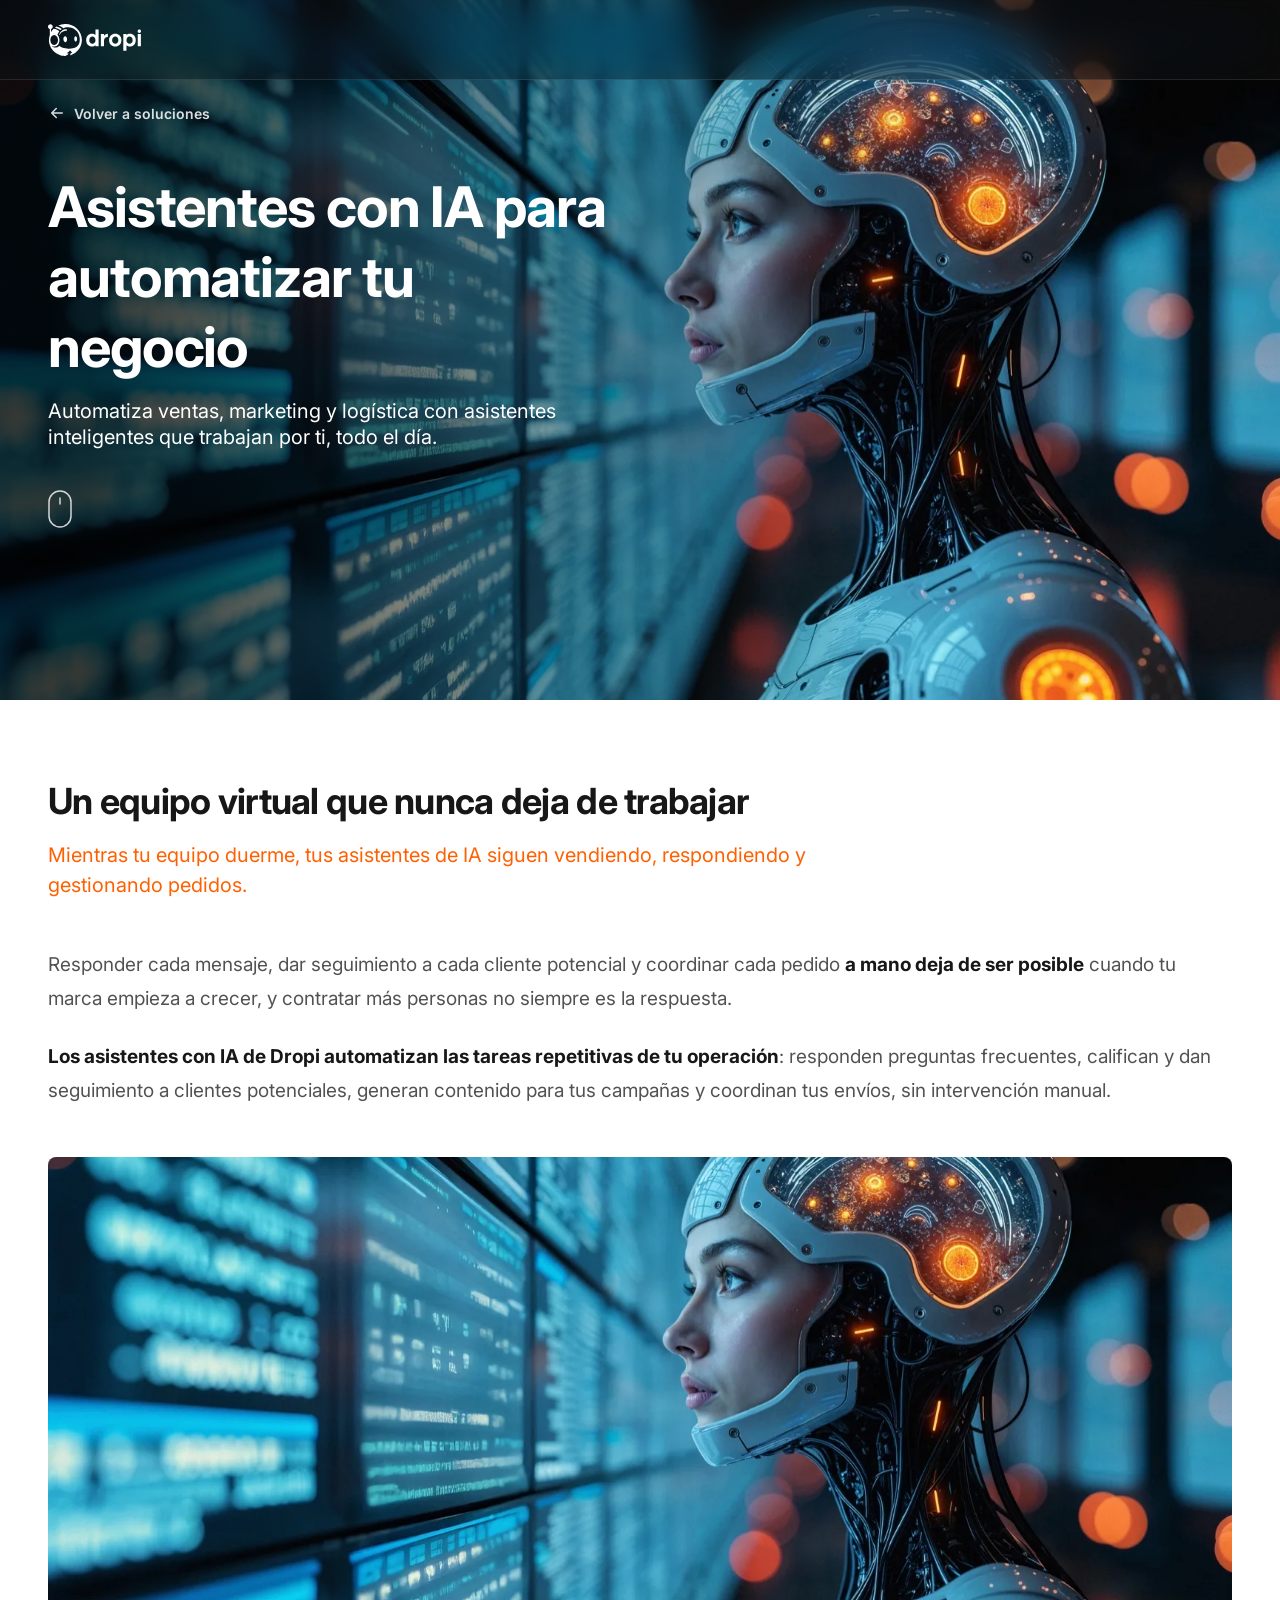
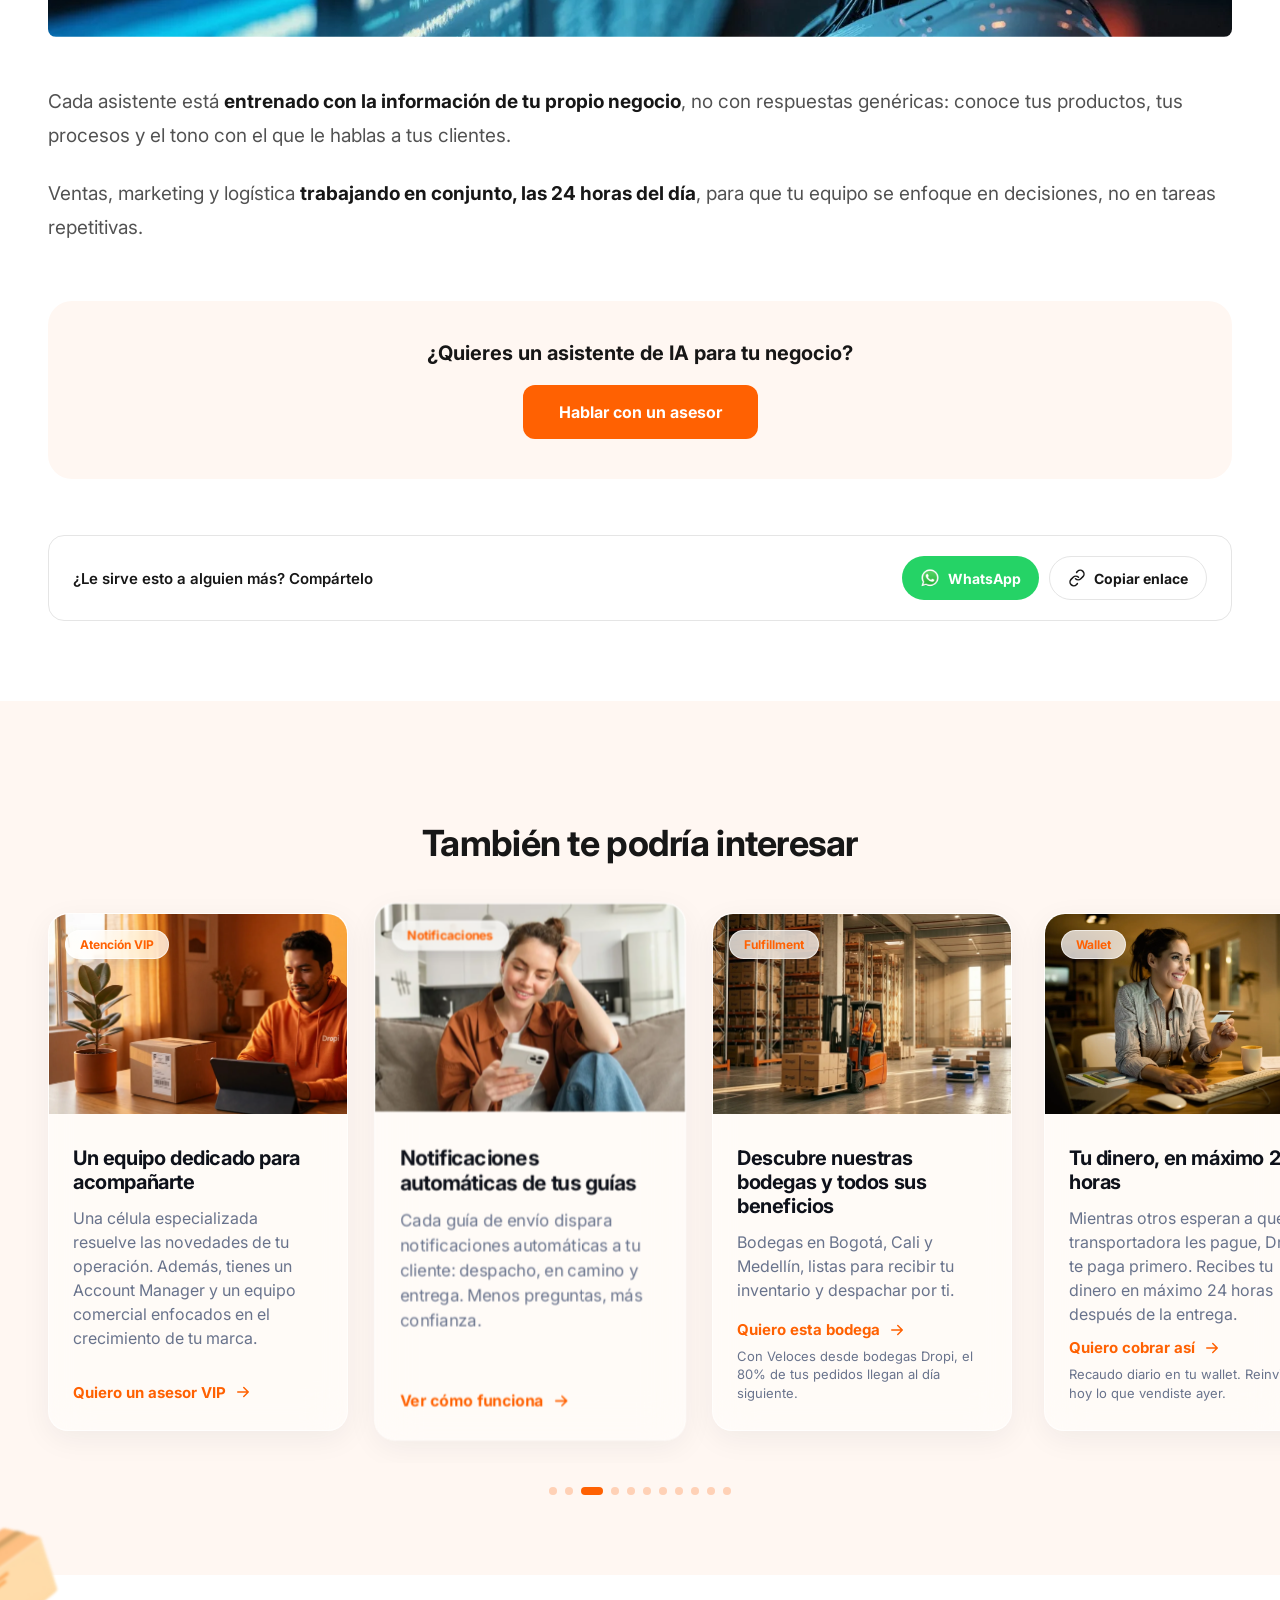
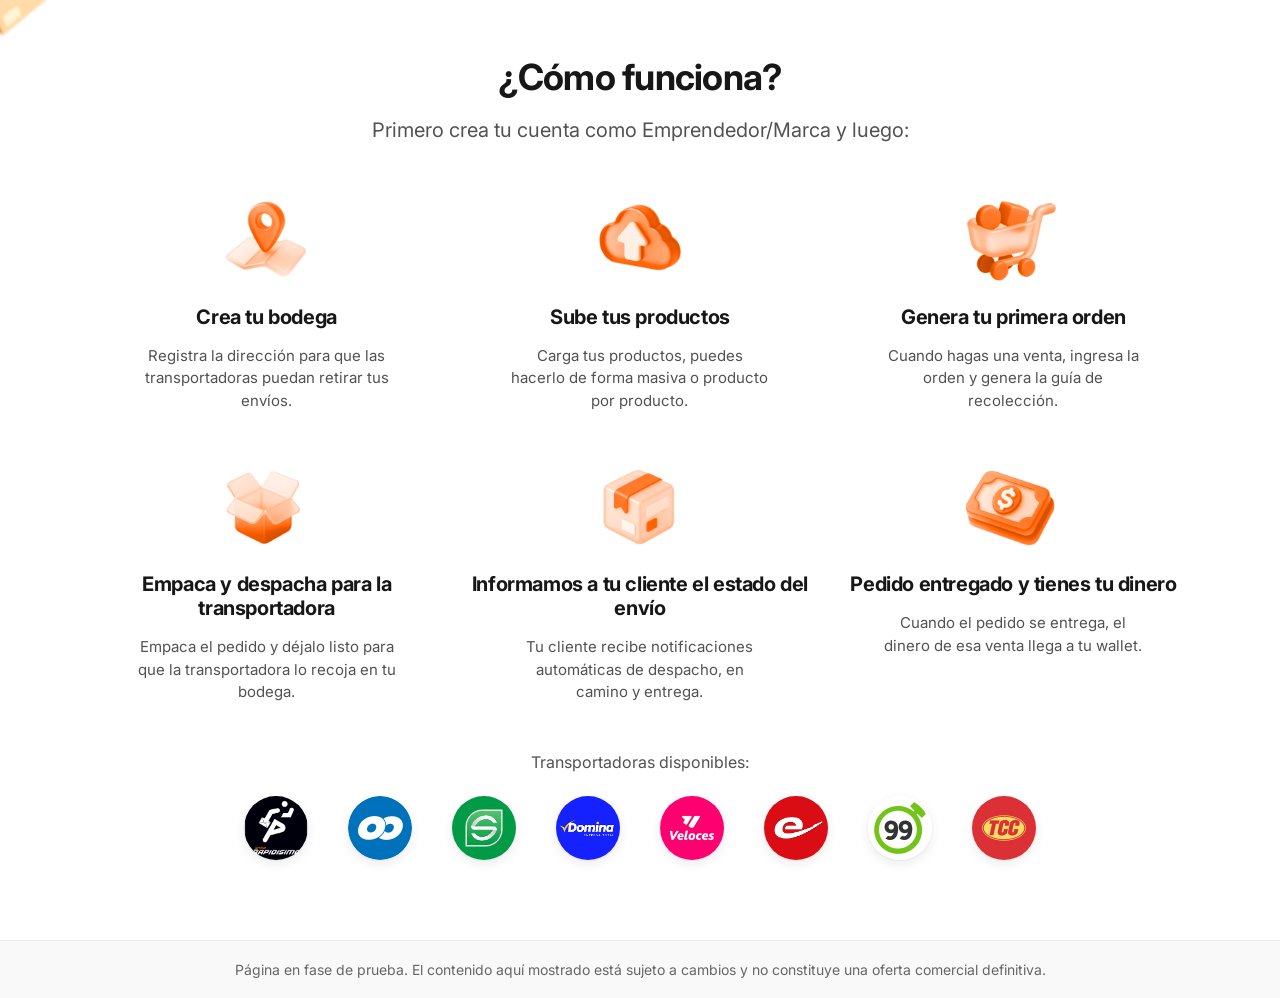
<file: asistentes-ia.html>
<!DOCTYPE html>
<html lang="es">
<head>
<!-- Google tag (gtag.js) -->
<script async src="https://www.googletagmanager.com/gtag/js?id=G-R11EZ46QFP"></script>
<script>
  window.dataLayer = window.dataLayer || [];
  function gtag(){dataLayer.push(arguments);}
  gtag('js', new Date());

  gtag('config', 'G-R11EZ46QFP');
</script>

<meta charset="UTF-8" />
<meta name="viewport" content="width=device-width, initial-scale=1.0" />
<link rel="icon" type="image/svg+xml" href="assets/icons/favicon.svg" />
<title>Asistentes con IA para tu negocio | Dropi</title>
<meta name="description" content="Automatiza ventas, marketing y logística con asistentes de inteligencia artificial que trabajan por tu marca todo el día." />
<link rel="preconnect" href="https://fonts.googleapis.com">
<link rel="preconnect" href="https://fonts.gstatic.com" crossorigin>
<link href="https://fonts.googleapis.com/css2?family=Inter:ital,wght@0,400;0,500;0,600;0,700&display=swap" rel="stylesheet">
<link rel="stylesheet" href="css/styles.css">
</head>
<body>

<header class="site-header site-header--overlay" id="site-header">
  <div class="container header-inner">
    <a href="index.html#hero" class="logo">
      <img src="assets/icons/logo-dropi.svg" alt="Dropi" width="108" height="37" />
    </a>
  </div>
</header>

<main>
  <section class="service-hero" style="background-image: image-set(url('assets/images/service2-asistentes-ia.webp') type('image/webp'), url('assets/images/service2-asistentes-ia.jpg') type('image/jpeg'));">
    <div class="service-hero-overlay" aria-hidden="true"></div>
    <div class="container service-hero-inner">
      <div class="service-hero-content" data-solution-badge="Asistentes IA">
        <a href="index.html?solutions=Asistentes+IA" class="service-back-link">
          <svg class="service-back-icon" viewBox="0 0 24 24" fill="none" aria-hidden="true"><path d="M19 12H5M11 6l-6 6 6 6" stroke="currentColor" stroke-width="2" stroke-linecap="round" stroke-linejoin="round"/></svg>
          Volver a soluciones
        </a>
        <span class="service-recommended-pill" id="service-recommended-pill" hidden>Recomendado para ti</span>
        <h1>Asistentes con IA para automatizar tu negocio</h1>
        <p>Automatiza ventas, marketing y logística con asistentes inteligentes que trabajan por ti, todo el día.</p>
        <button type="button" class="service-scroll-hint" id="service-scroll-hint" aria-label="Desplázate para ver más">
          <svg class="service-scroll-hint-icon service-scroll-hint-icon--mouse" viewBox="0 0 24 38" fill="none" aria-hidden="true">
            <rect x="1" y="1" width="22" height="36" rx="11" stroke="currentColor" stroke-width="1.5"/>
            <line class="service-scroll-hint-wheel" x1="12" y1="8" x2="12" y2="14" stroke="currentColor" stroke-width="1.5" stroke-linecap="round"/>
          </svg>
          <svg class="service-scroll-hint-icon service-scroll-hint-icon--tap" viewBox="0 0 24 24" fill="none" aria-hidden="true">
            <circle class="service-scroll-hint-ring" cx="12" cy="12" r="3" stroke="currentColor" stroke-width="1.5"/>
            <circle class="service-scroll-hint-ring service-scroll-hint-ring--2" cx="12" cy="12" r="3" stroke="currentColor" stroke-width="1.5"/>
          </svg>
        </button>
      </div>
    </div>
  </section>

  <section class="service-section">
    <div class="container service-section-heading">
      <h2>Un equipo virtual que nunca deja de trabajar</h2>
      <p>Mientras tu equipo duerme, tus asistentes de IA siguen vendiendo, respondiendo y gestionando pedidos.</p>
    </div>

    <div class="container service-body">
      <div class="service-copy">
        <p>Responder cada mensaje, dar seguimiento a cada cliente potencial y coordinar cada pedido <strong>a mano deja de ser posible</strong> cuando tu marca empieza a crecer, y contratar más personas no siempre es la respuesta.</p>
        <p><strong>Los asistentes con IA de Dropi automatizan las tareas repetitivas de tu operación</strong>: responden preguntas frecuentes, califican y dan seguimiento a clientes potenciales, generan contenido para tus campañas y coordinan tus envíos, sin intervención manual.</p>
      </div>

      <div class="service-image-wrap">
        <picture>
          <source srcset="assets/images/service2-asistentes-ia.webp" type="image/webp" />
          <img class="service-image" src="assets/images/service2-asistentes-ia.jpg" alt="Asistente de inteligencia artificial automatizando ventas, marketing y logística" loading="lazy" />
        </picture>
      </div>

      <div class="service-copy">
        <p>Cada asistente está <strong>entrenado con la información de tu propio negocio</strong>, no con respuestas genéricas: conoce tus productos, tus procesos y el tono con el que le hablas a tus clientes.</p>
        <p>Ventas, marketing y logística <strong>trabajando en conjunto, las 24 horas del día</strong>, para que tu equipo se enfoque en decisiones, no en tareas repetitivas.</p>
      </div>

      <div class="service-cta">
        <p class="service-cta-title">¿Quieres un asistente de IA para tu negocio?</p>
        <a href="index.html?interest=Asistentes+IA#registro" class="btn btn-primary btn-lg">Hablar con un asesor</a>
      </div>

      <div class="service-share">
        <p class="service-share-label">¿Le sirve esto a alguien más? Compártelo</p>
        <div class="service-share-actions">
          <a class="service-share-btn service-share-btn--whatsapp" id="service-share-whatsapp" target="_blank" rel="noopener">
            <img src="assets/images/whatsapp-icon.png" alt="" width="20" height="20" loading="lazy" />
            WhatsApp
          </a>
          <button type="button" class="service-share-btn service-share-btn--copy" id="service-share-copy">
            <span class="service-share-btn-icons">
              <svg class="service-share-icon service-share-icon--link" viewBox="0 0 24 24" fill="none" aria-hidden="true"><path d="M10 13a5 5 0 0 0 7.07 0l2.83-2.83a5 5 0 0 0-7.07-7.07L11.5 4.5" stroke="currentColor" stroke-width="2" stroke-linecap="round" stroke-linejoin="round"/><path d="M14 11a5 5 0 0 0-7.07 0L4.1 13.83a5 5 0 0 0 7.07 7.07l1.36-1.36" stroke="currentColor" stroke-width="2" stroke-linecap="round" stroke-linejoin="round"/></svg>
              <svg class="service-share-icon service-share-icon--check" viewBox="0 0 24 24" fill="none" aria-hidden="true"><path d="M5 13l4 4L19 7" stroke="currentColor" stroke-width="2" stroke-linecap="round" stroke-linejoin="round"/></svg>
            </span>
            <span class="service-share-btn-text">Copiar enlace</span>
          </button>
        </div>
      </div>
    </div>
  </section>

  <section class="solutions-section" id="servicios">
    <div class="solutions-heading-wrap">
      <div class="section-heading solutions-heading">
        <h2>También te podría interesar</h2>
      </div>
    </div>

    <div class="solutions-body">
      <div class="solutions-scroll" id="solutions-scroll">
        <div class="solutions-scroll-spacer" aria-hidden="true"></div>
        <article class="solution-card">
          <div class="solution-card-image">
            <picture>
              <source srcset="assets/images/service2-atencion-vip-placeholder.webp" type="image/webp" />
              <img src="assets/images/service2-atencion-vip-placeholder.jpg" alt="" loading="lazy" />
            </picture>
            <span class="solution-card-badge">Atención VIP</span>
          </div>
          <span class="solution-card-recommended" hidden>Recomendado para ti</span>
          <div class="solution-card-body">
            <h3>Un equipo dedicado para acompañarte</h3>
            <p class="solution-card-desc">Una célula especializada resuelve las novedades de tu operación. Además, tienes un Account Manager y un equipo comercial enfocados en el crecimiento de tu marca.</p>
            <div class="solution-card-cta">
              <a href="atencion-vip.html" class="solution-card-link">
                Quiero un asesor VIP
                <svg class="solution-card-link-arrow" viewBox="0 0 24 24" fill="none" aria-hidden="true"><path d="M5 12h14M13 6l6 6-6 6" stroke="currentColor" stroke-width="2" stroke-linecap="round" stroke-linejoin="round"/></svg>
              </a>
            </div>
          </div>
        </article>

        <article class="solution-card">
          <div class="solution-card-image">
            <picture>
              <source srcset="assets/images/service2-asistentes-ia.webp" type="image/webp" />
              <img src="assets/images/service2-asistentes-ia.jpg" alt="" loading="lazy" />
            </picture>
            <span class="solution-card-badge">Asistentes IA</span>
          </div>
          <span class="solution-card-recommended" hidden>Recomendado para ti</span>
          <div class="solution-card-body">
            <h3>Asistentes con IA para automatizar tu negocio</h3>
            <p class="solution-card-desc">Automatiza ventas, marketing y logística con asistentes inteligentes que trabajan por ti, todo el día.</p>
            <div class="solution-card-cta">
              <a href="asistentes-ia.html" class="solution-card-link">
                Conocer los asistentes IA
                <svg class="solution-card-link-arrow" viewBox="0 0 24 24" fill="none" aria-hidden="true"><path d="M5 12h14M13 6l6 6-6 6" stroke="currentColor" stroke-width="2" stroke-linecap="round" stroke-linejoin="round"/></svg>
              </a>
            </div>
          </div>
        </article>

        <article class="solution-card">
          <div class="solution-card-image">
            <picture>
              <source srcset="assets/images/service2-notificaciones.webp" type="image/webp" />
              <img src="assets/images/service2-notificaciones.jpg" alt="" loading="lazy" />
            </picture>
            <span class="solution-card-badge">Notificaciones</span>
          </div>
          <span class="solution-card-recommended" hidden>Recomendado para ti</span>
          <div class="solution-card-body">
            <h3>Notificaciones automáticas de tus guías</h3>
            <p class="solution-card-desc">Cada guía de envío dispara notificaciones automáticas a tu cliente: despacho, en camino y entrega. Menos preguntas, más confianza.</p>
            <div class="solution-card-cta">
              <a href="notificaciones.html" class="solution-card-link">
                Ver cómo funciona
                <svg class="solution-card-link-arrow" viewBox="0 0 24 24" fill="none" aria-hidden="true"><path d="M5 12h14M13 6l6 6-6 6" stroke="currentColor" stroke-width="2" stroke-linecap="round" stroke-linejoin="round"/></svg>
              </a>
            </div>
          </div>
        </article>

        <article class="solution-card">
          <div class="solution-card-image">
            <picture>
              <source srcset="assets/images/service2-fullfilment-v2.webp" type="image/webp" />
              <img src="assets/images/service2-fullfilment-v2.jpeg" alt="" loading="lazy" />
            </picture>
            <span class="solution-card-badge">Fulfillment</span>
          </div>
          <span class="solution-card-recommended" hidden>Recomendado para ti</span>
          <div class="solution-card-body">
            <h3>Descubre nuestras bodegas y todos sus beneficios</h3>
            <p class="solution-card-desc">Bodegas en Bogotá, Cali y Medellín, listas para recibir tu inventario y despachar por ti.</p>
            <div class="solution-card-cta">
              <a href="fulfillment.html" class="solution-card-link">
                Quiero esta bodega
                <svg class="solution-card-link-arrow" viewBox="0 0 24 24" fill="none" aria-hidden="true"><path d="M5 12h14M13 6l6 6-6 6" stroke="currentColor" stroke-width="2" stroke-linecap="round" stroke-linejoin="round"/></svg>
              </a>
              <button type="button" class="solution-card-info" aria-label="Más información" aria-expanded="false">
                <svg viewBox="0 0 24 24" fill="none" aria-hidden="true"><circle cx="12" cy="12" r="10" fill="currentColor"/><rect x="11" y="10.5" width="2" height="6.5" rx="1" fill="white"/><circle cx="12" cy="7.4" r="1.4" fill="white"/></svg>
              </button>
              <p class="solution-card-note">Con Veloces desde bodegas Dropi, el 80% de tus pedidos llegan al día siguiente.</p>
            </div>
          </div>
        </article>

        <article class="solution-card">
          <div class="solution-card-image">
            <picture>
              <source srcset="assets/images/service2-wallet-v2.webp" type="image/webp" />
              <img src="assets/images/service2-wallet-v2.jpg" alt="" style="object-position: 50% 20%;" loading="lazy" />
            </picture>
            <span class="solution-card-badge">Wallet</span>
          </div>
          <span class="solution-card-recommended" hidden>Recomendado para ti</span>
          <div class="solution-card-body">
            <h3>Tu dinero, en máximo 24 horas</h3>
            <p class="solution-card-desc">Mientras otros esperan a que la transportadora les pague, Dropi te paga primero. Recibes tu dinero en máximo 24 horas después de la entrega.</p>
            <div class="solution-card-cta">
              <a href="wallet.html" class="solution-card-link">
                Quiero cobrar así
                <svg class="solution-card-link-arrow" viewBox="0 0 24 24" fill="none" aria-hidden="true"><path d="M5 12h14M13 6l6 6-6 6" stroke="currentColor" stroke-width="2" stroke-linecap="round" stroke-linejoin="round"/></svg>
              </a>
              <button type="button" class="solution-card-info" aria-label="Más información" aria-expanded="false">
                <svg viewBox="0 0 24 24" fill="none" aria-hidden="true"><circle cx="12" cy="12" r="10" fill="currentColor"/><rect x="11" y="10.5" width="2" height="6.5" rx="1" fill="white"/><circle cx="12" cy="7.4" r="1.4" fill="white"/></svg>
              </button>
              <p class="solution-card-note">Recaudo diario en tu wallet. Reinvierte hoy lo que vendiste ayer.</p>
            </div>
          </div>
        </article>

        <article class="solution-card">
          <div class="solution-card-image">
            <picture>
              <source srcset="assets/images/service2-api-publica.webp" type="image/webp" />
              <img src="assets/images/service2-api-publica.jpg" alt="" loading="lazy" />
            </picture>
            <span class="solution-card-badge">API Pública</span>
          </div>
          <span class="solution-card-recommended" hidden>Recomendado para ti</span>
          <div class="solution-card-body">
            <h3>Conoce lo que necesitas para conectar con Dropi</h3>
            <p class="solution-card-desc">Crea pedidos, genera guías y consulta el estado de tus envíos directamente desde tus propios sistemas.</p>
            <div class="solution-card-cta">
              <a href="api-publica.html" class="solution-card-link">
                Documentación API
                <svg class="solution-card-link-arrow" viewBox="0 0 24 24" fill="none" aria-hidden="true"><path d="M5 12h14M13 6l6 6-6 6" stroke="currentColor" stroke-width="2" stroke-linecap="round" stroke-linejoin="round"/></svg>
              </a>
            </div>
          </div>
        </article>

        <article class="solution-card">
          <div class="solution-card-image">
            <picture>
              <source srcset="assets/images/service2-metrics.webp" type="image/webp" />
              <img src="assets/images/service2-metrics.jpg" alt="" loading="lazy" />
            </picture>
            <span class="solution-card-badge">Métricas y reportes</span>
          </div>
          <span class="solution-card-recommended" hidden>Recomendado para ti</span>
          <div class="solution-card-body">
            <h3>Cada número de tu operación, en un solo lugar</h3>
            <p class="solution-card-desc">Entrega efectiva, devoluciones, contraentrega, inventario y comunicaciones: todo medido, todo accionable.</p>
            <div class="solution-card-cta">
              <a href="metricas-y-reportes.html" class="solution-card-link">
                Ver mis reportes en vivo
                <svg class="solution-card-link-arrow" viewBox="0 0 24 24" fill="none" aria-hidden="true"><path d="M5 12h14M13 6l6 6-6 6" stroke="currentColor" stroke-width="2" stroke-linecap="round" stroke-linejoin="round"/></svg>
              </a>
            </div>
          </div>
        </article>

        <article class="solution-card">
          <div class="solution-card-image">
            <picture>
              <source srcset="assets/images/service2-huella-digital.webp" type="image/webp" />
              <img src="assets/images/service2-huella-digital.jpg" alt="" loading="lazy" />
            </picture>
            <span class="solution-card-badge">Huella Digital</span>
          </div>
          <span class="solution-card-recommended" hidden>Recomendado para ti</span>
          <div class="solution-card-body">
            <h3>Verifica antes de enviar y evita devoluciones</h3>
            <p class="solution-card-desc">Consulta el historial de cada cliente antes de confirmar el envío y evita devoluciones.</p>
            <div class="solution-card-cta">
              <a href="huella-digital.html" class="solution-card-link">
                Descubrir esta función
                <svg class="solution-card-link-arrow" viewBox="0 0 24 24" fill="none" aria-hidden="true"><path d="M5 12h14M13 6l6 6-6 6" stroke="currentColor" stroke-width="2" stroke-linecap="round" stroke-linejoin="round"/></svg>
              </a>
            </div>
          </div>
        </article>

        <article class="solution-card">
          <div class="solution-card-image">
            <picture>
              <source srcset="assets/images/service2-gestion-entregas.webp" type="image/webp" />
              <img src="assets/images/service2-gestion-entregas.jpg" alt="" loading="lazy" />
            </picture>
            <span class="solution-card-badge">Gestión de entregas</span>
          </div>
          <div class="solution-card-body">
            <h3>No pagas de más por lo que no se entregó</h3>
            <p class="solution-card-desc">Pagas el flete inicial, se entregue o no el pedido. Pero no te cobramos nada adicional por la devolución.</p>
            <div class="solution-card-cta">
              <a href="gestion-de-entregas.html" class="solution-card-link">
                Proteger mi margen
                <svg class="solution-card-link-arrow" viewBox="0 0 24 24" fill="none" aria-hidden="true"><path d="M5 12h14M13 6l6 6-6 6" stroke="currentColor" stroke-width="2" stroke-linecap="round" stroke-linejoin="round"/></svg>
              </a>
              <button type="button" class="solution-card-info" aria-label="Más información" aria-expanded="false">
                <svg viewBox="0 0 24 24" fill="none" aria-hidden="true"><circle cx="12" cy="12" r="10" fill="currentColor"/><rect x="11" y="10.5" width="2" height="6.5" rx="1" fill="white"/><circle cx="12" cy="7.4" r="1.4" fill="white"/></svg>
              </button>
            </div>
          </div>
        </article>

        <article class="solution-card">
          <div class="solution-card-image">
            <picture>
              <source srcset="assets/images/service2-pago-contraentrega.webp" type="image/webp" />
              <img src="assets/images/service2-pago-contraentrega.jpg" alt="" loading="lazy" />
            </picture>
            <span class="solution-card-badge">Pago contra entrega</span>
          </div>
          <span class="solution-card-recommended" hidden>Recomendado para ti</span>
          <div class="solution-card-body">
            <h3>Cierra más ventas con pago contra entrega</h3>
            <p class="solution-card-desc">Ofrece a tus clientes la opción de pagar al recibir su pedido y elimina la principal barrera de compra en e-commerce.</p>
            <div class="solution-card-cta">
              <a href="pago-contraentrega.html" class="solution-card-link">
                Activar esta opción
                <svg class="solution-card-link-arrow" viewBox="0 0 24 24" fill="none" aria-hidden="true"><path d="M5 12h14M13 6l6 6-6 6" stroke="currentColor" stroke-width="2" stroke-linecap="round" stroke-linejoin="round"/></svg>
              </a>
            </div>
          </div>
        </article>

        <article class="solution-card">
          <div class="solution-card-image">
            <picture>
              <source srcset="assets/images/service2-mentorias.webp" type="image/webp" />
              <img src="assets/images/service2-mentorias.jpg" alt="" loading="lazy" />
            </picture>
            <span class="solution-card-badge">Mentorías</span>
          </div>
          <span class="solution-card-recommended" hidden>Recomendado para ti</span>
          <div class="solution-card-body">
            <h3>No vendas a ciegas. Aprende a vender con quien ya lo hizo.</h3>
            <p class="solution-card-desc">Convierte Dropi en el motor logístico de tu marca y crece con datos reales.</p>
            <div class="solution-card-cta">
              <a href="mentorias.html" class="solution-card-link">
                Quiero mi mentoría
                <svg class="solution-card-link-arrow" viewBox="0 0 24 24" fill="none" aria-hidden="true"><path d="M5 12h14M13 6l6 6-6 6" stroke="currentColor" stroke-width="2" stroke-linecap="round" stroke-linejoin="round"/></svg>
              </a>
            </div>
          </div>
        </article>























        <div class="solutions-scroll-spacer solutions-scroll-spacer--end" aria-hidden="true"></div>
      </div>

      <div class="solutions-footer">
        <div class="solutions-dots" id="solutions-dots" role="tablist" aria-label="Navegación de soluciones"></div>
      </div>
    </div>
    <div class="decor-box-float decor-box-float--seam">
      <img class="decor-box" src="assets/images/decor-box.png" alt="" aria-hidden="true" loading="lazy"
        data-parallax-scale data-parallax-shadow
        data-parallax-min-scale="1.05" data-parallax-max-scale="2.1" data-parallax-range="100" />
    </div>
  </section>
    <section class="service-how">
    <div class="container service-how-heading">
      <h2>¿Cómo funciona?</h2>
      <p>Primero crea tu cuenta como Emprendedor/Marca y luego:</p>
    </div>

    <div class="container service-how-grid">
      <div class="service-how-step">
        <div class="service-how-icon">
          <img src="assets/images/icon-map-location.png" alt="" loading="lazy" />
          <div class="service-how-icon-tint"></div>
        </div>
        <h3>Crea tu bodega</h3>
        <p>Registra la dirección para que las transportadoras puedan retirar tus envíos.</p>
      </div>

      <div class="service-how-step">
        <div class="service-how-icon">
          <img src="assets/images/icon-cloud-upload.png" alt="" loading="lazy" />
          <div class="service-how-icon-tint"></div>
        </div>
        <h3>Sube tus productos</h3>
        <p>Carga tus productos, puedes hacerlo de forma masiva o producto por producto.</p>
      </div>

      <div class="service-how-step">
        <div class="service-how-icon">
          <img src="assets/images/icon-shopping-cart.png" alt="" loading="lazy" />
          <div class="service-how-icon-tint"></div>
        </div>
        <h3>Genera tu primera orden</h3>
        <p>Cuando hagas una venta, ingresa la orden y genera la guía de recolección.</p>
      </div>

      <div class="service-how-step">
        <div class="service-how-icon">
          <img src="assets/images/icon-open-box.png" alt="" loading="lazy" />
          <div class="service-how-icon-tint"></div>
        </div>
        <h3>Empaca y despacha para la transportadora</h3>
        <p>Empaca el pedido y déjalo listo para que la transportadora lo recoja en tu bodega.</p>
      </div>

      <div class="service-how-step">
        <div class="service-how-icon">
          <img src="assets/images/icon-package-labels.png" alt="" loading="lazy" />
          <div class="service-how-icon-tint"></div>
        </div>
        <h3>Informamos a tu cliente el estado del envío</h3>
        <p>Tu cliente recibe notificaciones automáticas de despacho, en camino y entrega.</p>
      </div>

      <div class="service-how-step">
        <div class="service-how-icon">
          <img src="assets/images/icon-dollar-stack.png" alt="" loading="lazy" />
          <div class="service-how-icon-tint"></div>
        </div>
        <h3>Pedido entregado y tienes tu dinero</h3>
        <p>Cuando el pedido se entrega, el dinero de esa venta llega a tu wallet.</p>
      </div>
    </div>

    <div class="carriers-section service-how-carriers">
      <div class="container">
        <p class="service-how-carriers-label">Transportadoras disponibles:</p>
        <div class="carrier-logos">
          <img src="assets/images/carrier-interrapidisimo.png" alt="Interrapidísimo" loading="lazy" />
          <img src="assets/images/carrier-coordinadora.png" alt="Coordinadora" loading="lazy" />
          <img src="assets/images/carrier-servientrega.png" alt="Servientrega" loading="lazy" />
          <img src="assets/images/carrier-domina.png" alt="Domina" loading="lazy" />
          <img src="assets/images/carrier-veloces.png" alt="Veloces" loading="lazy" />
          <img src="assets/images/carrier-envia.png" alt="Envía" loading="lazy" />
          <img src="assets/images/carrier-99minutos.png" alt="99 minutos" loading="lazy" />
          <img src="assets/images/carrier-tcc.png" alt="TCC" loading="lazy" />
        </div>
      </div>
    </div>
  </section>

</main>

<footer class="site-footer">
  Página en fase de prueba. El contenido aquí mostrado está sujeto a cambios y no constituye una oferta comercial definitiva.
</footer>


<script type="text/javascript">
    (function(c,l,a,r,i,t,y){
        c[a]=c[a]||function(){(c[a].q=c[a].q||[]).push(arguments)};
        t=l.createElement(r);t.async=1;t.src="https://www.clarity.ms/tag/"+i;
        y=l.getElementsByTagName(r)[0];y.parentNode.insertBefore(t,y);
    })(window, document, "clarity", "script", "ylx4fr9h5b");
</script>
<!-- Meta Pixel Code -->
<script>
!function(f,b,e,v,n,t,s)
{if(f.fbq)return;n=f.fbq=function(){n.callMethod?
n.callMethod.apply(n,arguments):n.queue.push(arguments)};
if(!f._fbq)f._fbq=n;n.push=n;n.loaded=!0;n.version='2.0';
n.queue=[];t=b.createElement(e);t.async=!0;
t.src=v;s=b.getElementsByTagName(e)[0];
s.parentNode.insertBefore(t,s)}(window, document,'script',
'https://connect.facebook.net/en_US/fbevents.js');
fbq('init', '1993505871363238');
fbq('track', 'PageView');
</script>
<noscript><img height="1" width="1" style="display:none"
src="https://www.facebook.com/tr?id=1993505871363238&ev=PageView&noscript=1"
/></noscript>
<!-- End Meta Pixel Code -->
<script>
(function (m, a, z, e) {
  var s, t, u, v;
  try {
    t = m.sessionStorage.getItem('maze-us');
  } catch (err) {}

  if (!t) {
    t = new Date().getTime();
    try {
      m.sessionStorage.setItem('maze-us', t);
    } catch (err) {}
  }
u = document.currentScript || (function () {
    var w = document.getElementsByTagName('script');
    return w[w.length - 1];
  })();
  v = u && u.nonce;

  s = a.createElement('script');
  s.src = z + '?apiKey=' + e;
  s.async = true;
  if (v) s.setAttribute('nonce', v);
  a.getElementsByTagName('head')[0].appendChild(s);
  m.mazeUniversalSnippetApiKey = e;
})(window, document, 'https://snippet.maze.co/maze-universal-loader.js', 'd0000a3-f0c7-4e09-a555-4a538dd6a88e');
</script>
<script src="js/main.js"></script>
</body>
</html>
</file>
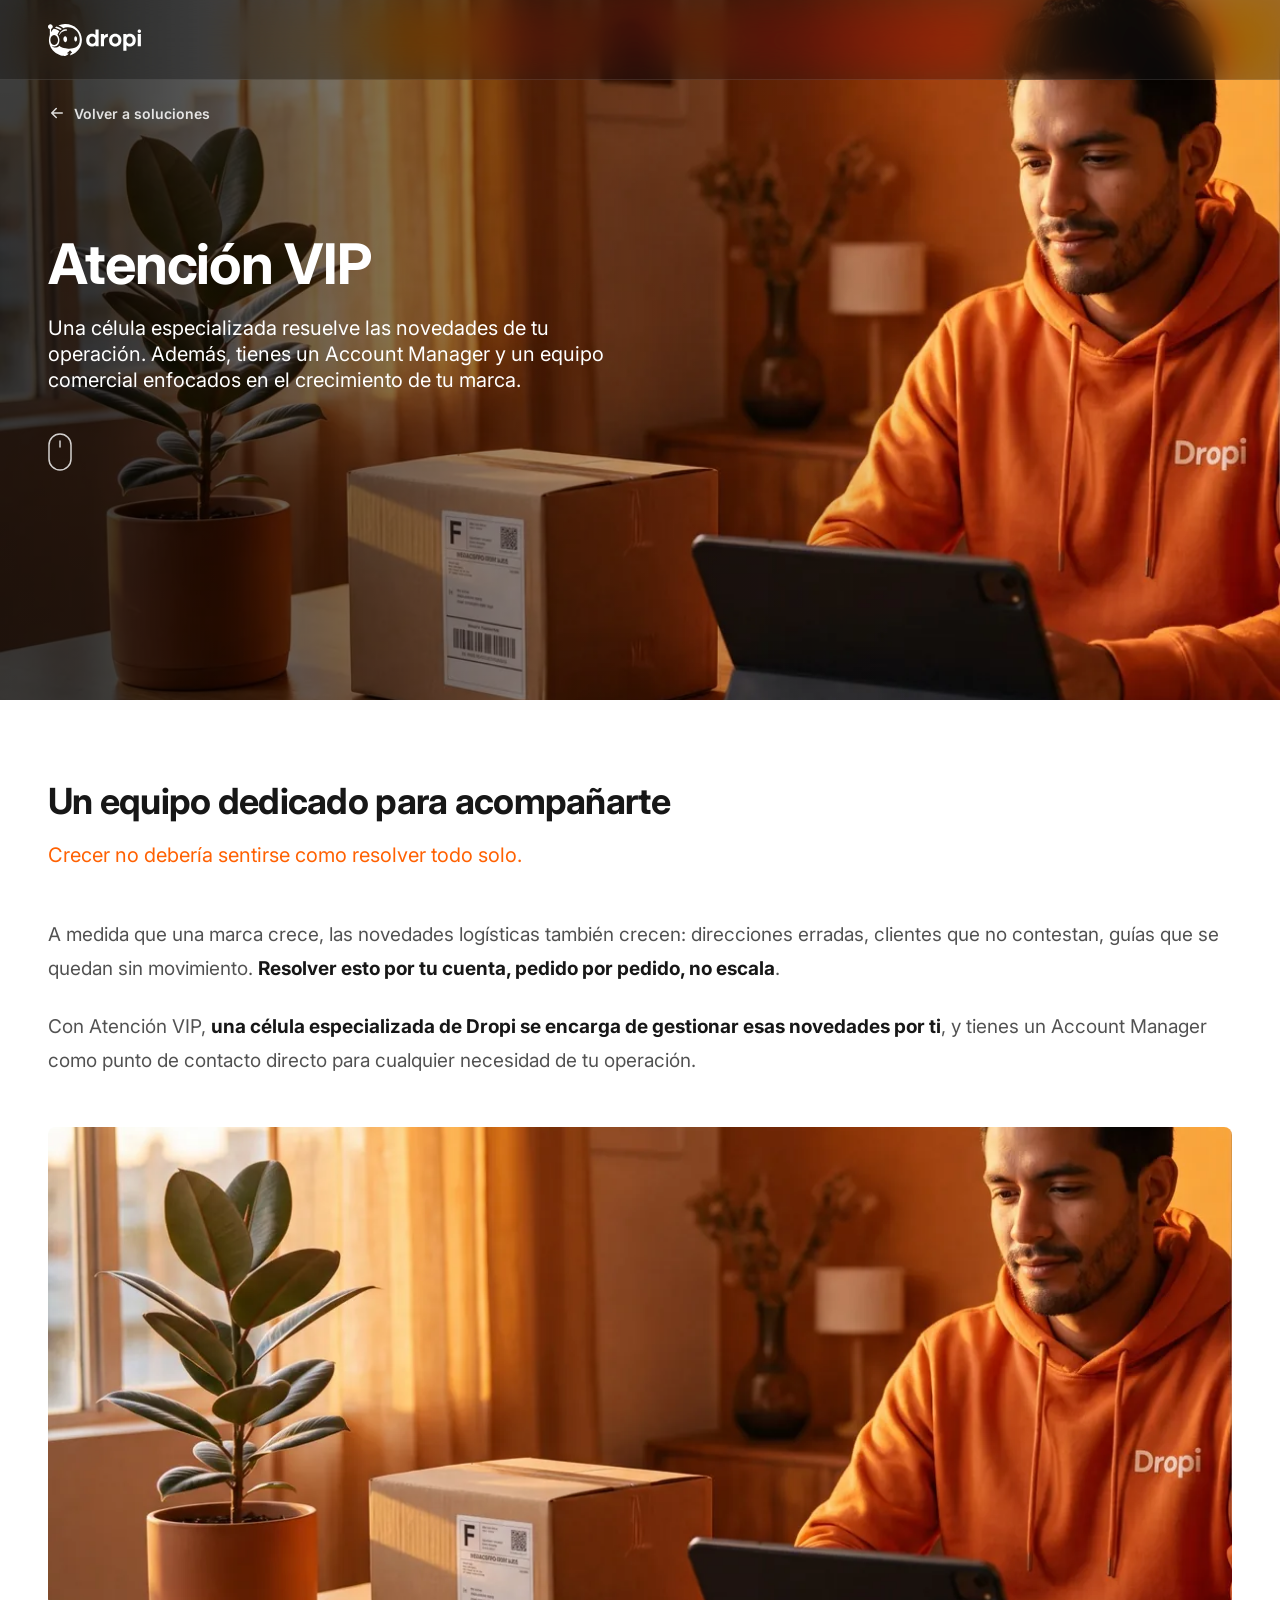
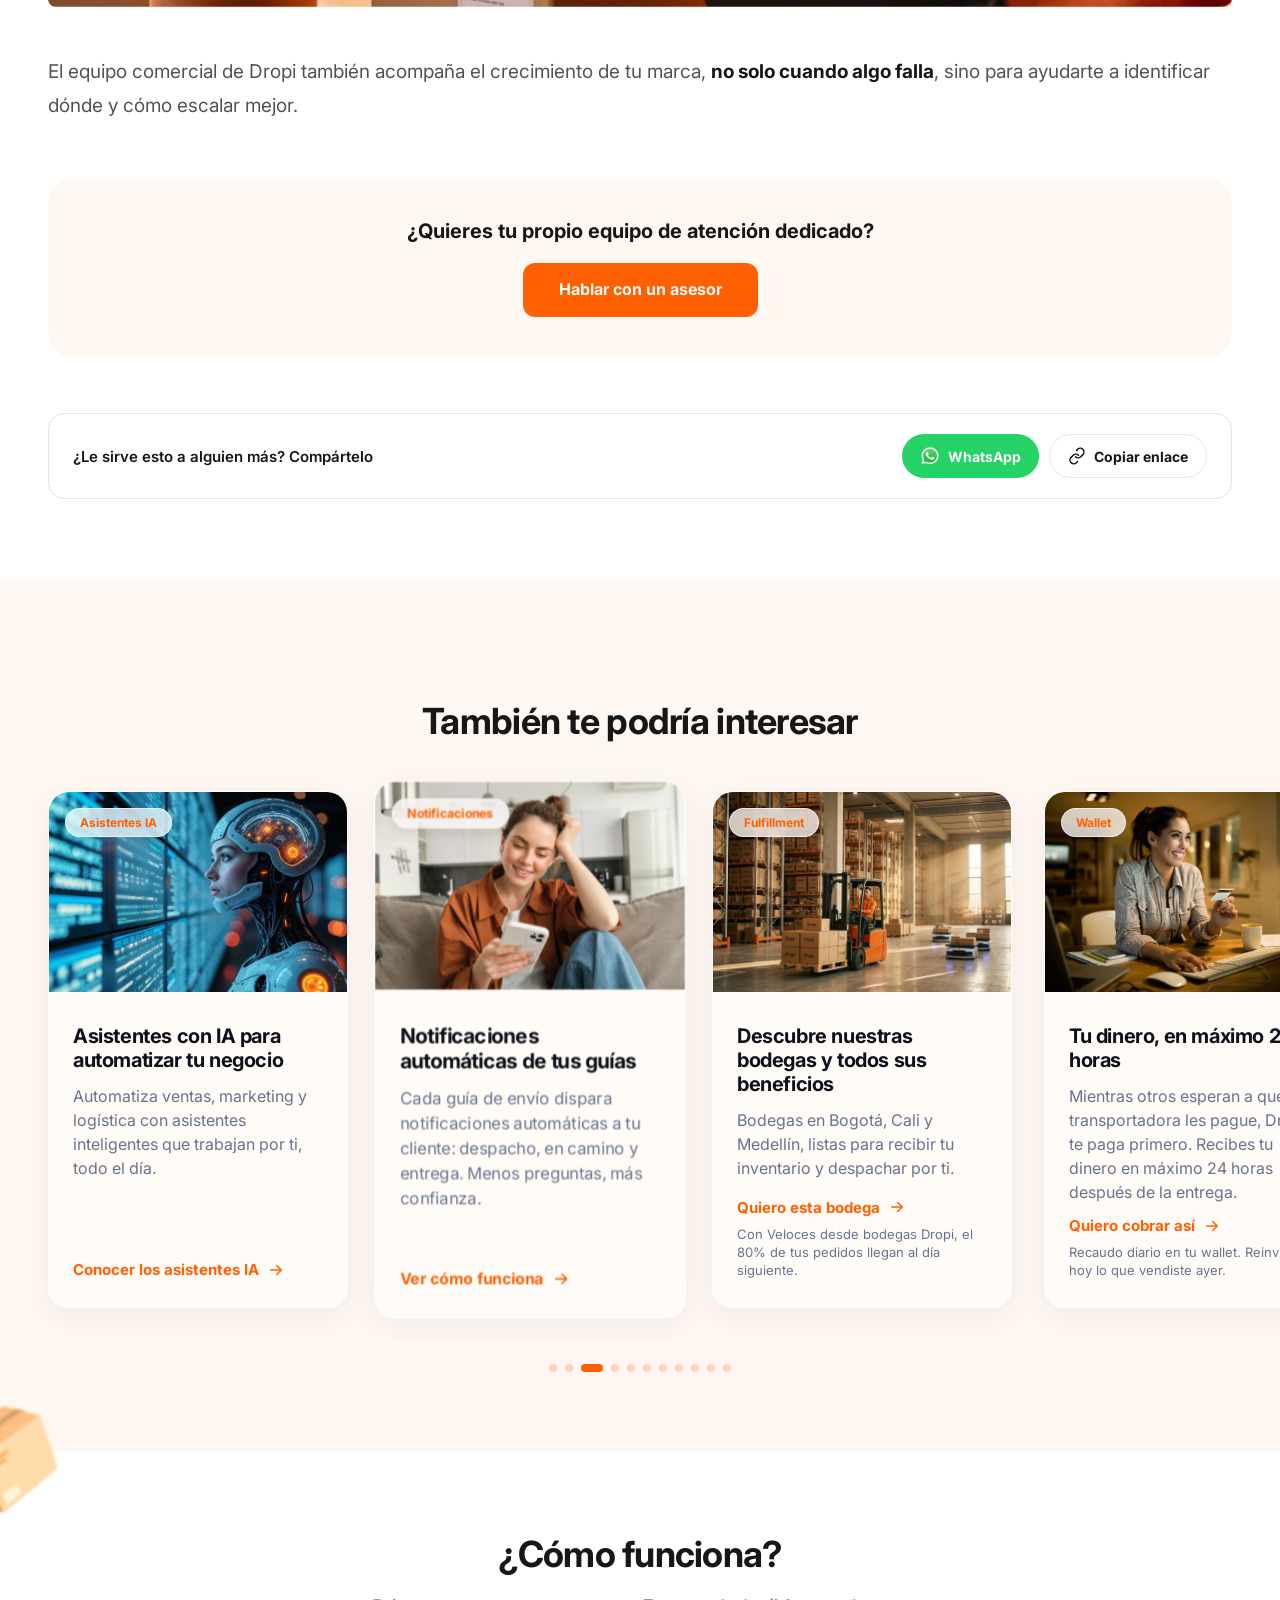
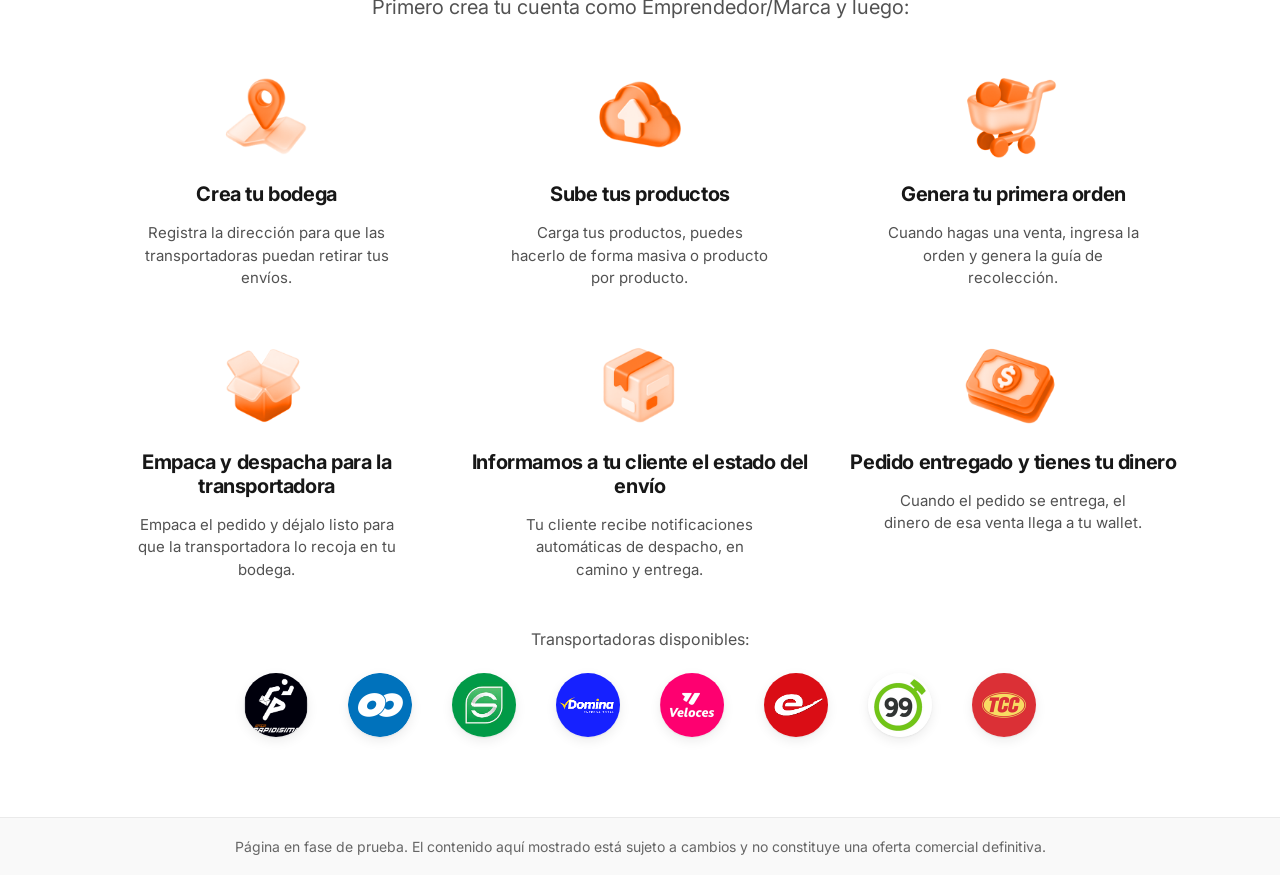
<file: atencion-vip.html>
<!DOCTYPE html>
<html lang="es">
<head>
<!-- Google tag (gtag.js) -->
<script async src="https://www.googletagmanager.com/gtag/js?id=G-R11EZ46QFP"></script>
<script>
  window.dataLayer = window.dataLayer || [];
  function gtag(){dataLayer.push(arguments);}
  gtag('js', new Date());

  gtag('config', 'G-R11EZ46QFP');
</script>

<meta charset="UTF-8" />
<meta name="viewport" content="width=device-width, initial-scale=1.0" />
<link rel="icon" type="image/svg+xml" href="assets/icons/favicon.svg" />
<title>Atención VIP: un equipo dedicado | Dropi</title>
<meta name="description" content="Cuenta con una célula especializada, un Account Manager y un equipo comercial dedicados al crecimiento de tu marca en Dropi." />
<link rel="preconnect" href="https://fonts.googleapis.com">
<link rel="preconnect" href="https://fonts.gstatic.com" crossorigin>
<link href="https://fonts.googleapis.com/css2?family=Inter:ital,wght@0,400;0,500;0,600;0,700&display=swap" rel="stylesheet">
<link rel="stylesheet" href="css/styles.css">
</head>
<body>

<header class="site-header site-header--overlay" id="site-header">
  <div class="container header-inner">
    <a href="index.html#hero" class="logo">
      <img src="assets/icons/logo-dropi.svg" alt="Dropi" width="108" height="37" />
    </a>
  </div>
</header>

<main>
  <section class="service-hero service-hero--vip" style="background-image: image-set(url('assets/images/service2-atencion-vip-placeholder.webp') type('image/webp'), url('assets/images/service2-atencion-vip-placeholder.jpg') type('image/jpeg'));">
    <div class="service-hero-overlay" aria-hidden="true"></div>
    <div class="container service-hero-inner">
      <div class="service-hero-content" data-solution-badge="Atención VIP">
        <a href="index.html?solutions=Atenci%C3%B3n+VIP" class="service-back-link">
          <svg class="service-back-icon" viewBox="0 0 24 24" fill="none" aria-hidden="true"><path d="M19 12H5M11 6l-6 6 6 6" stroke="currentColor" stroke-width="2" stroke-linecap="round" stroke-linejoin="round"/></svg>
          Volver a soluciones
        </a>
        <span class="service-recommended-pill" id="service-recommended-pill" hidden>Recomendado para ti</span>
        <h1>Atención VIP</h1>
        <p>Una célula especializada resuelve las novedades de tu operación. Además, tienes un Account Manager y un equipo comercial enfocados en el crecimiento de tu marca.</p>
        <button type="button" class="service-scroll-hint" id="service-scroll-hint" aria-label="Desplázate para ver más">
          <svg class="service-scroll-hint-icon service-scroll-hint-icon--mouse" viewBox="0 0 24 38" fill="none" aria-hidden="true">
            <rect x="1" y="1" width="22" height="36" rx="11" stroke="currentColor" stroke-width="1.5"/>
            <line class="service-scroll-hint-wheel" x1="12" y1="8" x2="12" y2="14" stroke="currentColor" stroke-width="1.5" stroke-linecap="round"/>
          </svg>
          <svg class="service-scroll-hint-icon service-scroll-hint-icon--tap" viewBox="0 0 24 24" fill="none" aria-hidden="true">
            <circle class="service-scroll-hint-ring" cx="12" cy="12" r="3" stroke="currentColor" stroke-width="1.5"/>
            <circle class="service-scroll-hint-ring service-scroll-hint-ring--2" cx="12" cy="12" r="3" stroke="currentColor" stroke-width="1.5"/>
          </svg>
        </button>
      </div>
    </div>
  </section>

  <section class="service-section">
    <div class="container service-section-heading">
      <h2>Un equipo dedicado para acompañarte</h2>
      <p>Crecer no debería sentirse como resolver todo solo.</p>
    </div>

    <div class="container service-body">
      <div class="service-copy">
        <p>A medida que una marca crece, las novedades logísticas también crecen: direcciones erradas, clientes que no contestan, guías que se quedan sin movimiento. <strong>Resolver esto por tu cuenta, pedido por pedido, no escala</strong>.</p>
        <p>Con Atención VIP, <strong>una célula especializada de Dropi se encarga de gestionar esas novedades por ti</strong>, y tienes un Account Manager como punto de contacto directo para cualquier necesidad de tu operación.</p>
      </div>

      <div class="service-image-wrap">
        <picture>
          <source srcset="assets/images/service2-atencion-vip-placeholder.webp" type="image/webp" />
          <img class="service-image" src="assets/images/service2-atencion-vip-placeholder.jpg" alt="Equipo de atención especializada de Dropi acompañando el crecimiento de una marca" loading="lazy" />
        </picture>
      </div>

      <div class="service-copy">
        <p>El equipo comercial de Dropi también acompaña el crecimiento de tu marca, <strong>no solo cuando algo falla</strong>, sino para ayudarte a identificar dónde y cómo escalar mejor.</p>
      </div>

      <div class="service-cta">
        <p class="service-cta-title">¿Quieres tu propio equipo de atención dedicado?</p>
        <a href="index.html?interest=Atenci%C3%B3n+VIP#registro" class="btn btn-primary btn-lg">Hablar con un asesor</a>
      </div>

      <div class="service-share">
        <p class="service-share-label">¿Le sirve esto a alguien más? Compártelo</p>
        <div class="service-share-actions">
          <a class="service-share-btn service-share-btn--whatsapp" id="service-share-whatsapp" target="_blank" rel="noopener">
            <img src="assets/images/whatsapp-icon.png" alt="" width="20" height="20" loading="lazy" />
            WhatsApp
          </a>
          <button type="button" class="service-share-btn service-share-btn--copy" id="service-share-copy">
            <span class="service-share-btn-icons">
              <svg class="service-share-icon service-share-icon--link" viewBox="0 0 24 24" fill="none" aria-hidden="true"><path d="M10 13a5 5 0 0 0 7.07 0l2.83-2.83a5 5 0 0 0-7.07-7.07L11.5 4.5" stroke="currentColor" stroke-width="2" stroke-linecap="round" stroke-linejoin="round"/><path d="M14 11a5 5 0 0 0-7.07 0L4.1 13.83a5 5 0 0 0 7.07 7.07l1.36-1.36" stroke="currentColor" stroke-width="2" stroke-linecap="round" stroke-linejoin="round"/></svg>
              <svg class="service-share-icon service-share-icon--check" viewBox="0 0 24 24" fill="none" aria-hidden="true"><path d="M5 13l4 4L19 7" stroke="currentColor" stroke-width="2" stroke-linecap="round" stroke-linejoin="round"/></svg>
            </span>
            <span class="service-share-btn-text">Copiar enlace</span>
          </button>
        </div>
      </div>
    </div>
  </section>

  <section class="solutions-section" id="servicios">
    <div class="solutions-heading-wrap">
      <div class="section-heading solutions-heading">
        <h2>También te podría interesar</h2>
      </div>
    </div>

    <div class="solutions-body">
      <div class="solutions-scroll" id="solutions-scroll">
        <div class="solutions-scroll-spacer" aria-hidden="true"></div>
        <article class="solution-card">
          <div class="solution-card-image">
            <picture>
              <source srcset="assets/images/service2-atencion-vip-placeholder.webp" type="image/webp" />
              <img src="assets/images/service2-atencion-vip-placeholder.jpg" alt="" loading="lazy" />
            </picture>
            <span class="solution-card-badge">Atención VIP</span>
          </div>
          <span class="solution-card-recommended" hidden>Recomendado para ti</span>
          <div class="solution-card-body">
            <h3>Un equipo dedicado para acompañarte</h3>
            <p class="solution-card-desc">Una célula especializada resuelve las novedades de tu operación. Además, tienes un Account Manager y un equipo comercial enfocados en el crecimiento de tu marca.</p>
            <div class="solution-card-cta">
              <a href="atencion-vip.html" class="solution-card-link">
                Quiero un asesor VIP
                <svg class="solution-card-link-arrow" viewBox="0 0 24 24" fill="none" aria-hidden="true"><path d="M5 12h14M13 6l6 6-6 6" stroke="currentColor" stroke-width="2" stroke-linecap="round" stroke-linejoin="round"/></svg>
              </a>
            </div>
          </div>
        </article>

        <article class="solution-card">
          <div class="solution-card-image">
            <picture>
              <source srcset="assets/images/service2-asistentes-ia.webp" type="image/webp" />
              <img src="assets/images/service2-asistentes-ia.jpg" alt="" loading="lazy" />
            </picture>
            <span class="solution-card-badge">Asistentes IA</span>
          </div>
          <span class="solution-card-recommended" hidden>Recomendado para ti</span>
          <div class="solution-card-body">
            <h3>Asistentes con IA para automatizar tu negocio</h3>
            <p class="solution-card-desc">Automatiza ventas, marketing y logística con asistentes inteligentes que trabajan por ti, todo el día.</p>
            <div class="solution-card-cta">
              <a href="asistentes-ia.html" class="solution-card-link">
                Conocer los asistentes IA
                <svg class="solution-card-link-arrow" viewBox="0 0 24 24" fill="none" aria-hidden="true"><path d="M5 12h14M13 6l6 6-6 6" stroke="currentColor" stroke-width="2" stroke-linecap="round" stroke-linejoin="round"/></svg>
              </a>
            </div>
          </div>
        </article>

        <article class="solution-card">
          <div class="solution-card-image">
            <picture>
              <source srcset="assets/images/service2-notificaciones.webp" type="image/webp" />
              <img src="assets/images/service2-notificaciones.jpg" alt="" loading="lazy" />
            </picture>
            <span class="solution-card-badge">Notificaciones</span>
          </div>
          <span class="solution-card-recommended" hidden>Recomendado para ti</span>
          <div class="solution-card-body">
            <h3>Notificaciones automáticas de tus guías</h3>
            <p class="solution-card-desc">Cada guía de envío dispara notificaciones automáticas a tu cliente: despacho, en camino y entrega. Menos preguntas, más confianza.</p>
            <div class="solution-card-cta">
              <a href="notificaciones.html" class="solution-card-link">
                Ver cómo funciona
                <svg class="solution-card-link-arrow" viewBox="0 0 24 24" fill="none" aria-hidden="true"><path d="M5 12h14M13 6l6 6-6 6" stroke="currentColor" stroke-width="2" stroke-linecap="round" stroke-linejoin="round"/></svg>
              </a>
            </div>
          </div>
        </article>

        <article class="solution-card">
          <div class="solution-card-image">
            <picture>
              <source srcset="assets/images/service2-fullfilment-v2.webp" type="image/webp" />
              <img src="assets/images/service2-fullfilment-v2.jpeg" alt="" loading="lazy" />
            </picture>
            <span class="solution-card-badge">Fulfillment</span>
          </div>
          <span class="solution-card-recommended" hidden>Recomendado para ti</span>
          <div class="solution-card-body">
            <h3>Descubre nuestras bodegas y todos sus beneficios</h3>
            <p class="solution-card-desc">Bodegas en Bogotá, Cali y Medellín, listas para recibir tu inventario y despachar por ti.</p>
            <div class="solution-card-cta">
              <a href="fulfillment.html" class="solution-card-link">
                Quiero esta bodega
                <svg class="solution-card-link-arrow" viewBox="0 0 24 24" fill="none" aria-hidden="true"><path d="M5 12h14M13 6l6 6-6 6" stroke="currentColor" stroke-width="2" stroke-linecap="round" stroke-linejoin="round"/></svg>
              </a>
              <button type="button" class="solution-card-info" aria-label="Más información" aria-expanded="false">
                <svg viewBox="0 0 24 24" fill="none" aria-hidden="true"><circle cx="12" cy="12" r="10" fill="currentColor"/><rect x="11" y="10.5" width="2" height="6.5" rx="1" fill="white"/><circle cx="12" cy="7.4" r="1.4" fill="white"/></svg>
              </button>
              <p class="solution-card-note">Con Veloces desde bodegas Dropi, el 80% de tus pedidos llegan al día siguiente.</p>
            </div>
          </div>
        </article>

        <article class="solution-card">
          <div class="solution-card-image">
            <picture>
              <source srcset="assets/images/service2-wallet-v2.webp" type="image/webp" />
              <img src="assets/images/service2-wallet-v2.jpg" alt="" style="object-position: 50% 20%;" loading="lazy" />
            </picture>
            <span class="solution-card-badge">Wallet</span>
          </div>
          <span class="solution-card-recommended" hidden>Recomendado para ti</span>
          <div class="solution-card-body">
            <h3>Tu dinero, en máximo 24 horas</h3>
            <p class="solution-card-desc">Mientras otros esperan a que la transportadora les pague, Dropi te paga primero. Recibes tu dinero en máximo 24 horas después de la entrega.</p>
            <div class="solution-card-cta">
              <a href="wallet.html" class="solution-card-link">
                Quiero cobrar así
                <svg class="solution-card-link-arrow" viewBox="0 0 24 24" fill="none" aria-hidden="true"><path d="M5 12h14M13 6l6 6-6 6" stroke="currentColor" stroke-width="2" stroke-linecap="round" stroke-linejoin="round"/></svg>
              </a>
              <button type="button" class="solution-card-info" aria-label="Más información" aria-expanded="false">
                <svg viewBox="0 0 24 24" fill="none" aria-hidden="true"><circle cx="12" cy="12" r="10" fill="currentColor"/><rect x="11" y="10.5" width="2" height="6.5" rx="1" fill="white"/><circle cx="12" cy="7.4" r="1.4" fill="white"/></svg>
              </button>
              <p class="solution-card-note">Recaudo diario en tu wallet. Reinvierte hoy lo que vendiste ayer.</p>
            </div>
          </div>
        </article>

        <article class="solution-card">
          <div class="solution-card-image">
            <picture>
              <source srcset="assets/images/service2-api-publica.webp" type="image/webp" />
              <img src="assets/images/service2-api-publica.jpg" alt="" loading="lazy" />
            </picture>
            <span class="solution-card-badge">API Pública</span>
          </div>
          <span class="solution-card-recommended" hidden>Recomendado para ti</span>
          <div class="solution-card-body">
            <h3>Conoce lo que necesitas para conectar con Dropi</h3>
            <p class="solution-card-desc">Crea pedidos, genera guías y consulta el estado de tus envíos directamente desde tus propios sistemas.</p>
            <div class="solution-card-cta">
              <a href="api-publica.html" class="solution-card-link">
                Documentación API
                <svg class="solution-card-link-arrow" viewBox="0 0 24 24" fill="none" aria-hidden="true"><path d="M5 12h14M13 6l6 6-6 6" stroke="currentColor" stroke-width="2" stroke-linecap="round" stroke-linejoin="round"/></svg>
              </a>
            </div>
          </div>
        </article>

        <article class="solution-card">
          <div class="solution-card-image">
            <picture>
              <source srcset="assets/images/service2-metrics.webp" type="image/webp" />
              <img src="assets/images/service2-metrics.jpg" alt="" loading="lazy" />
            </picture>
            <span class="solution-card-badge">Métricas y reportes</span>
          </div>
          <span class="solution-card-recommended" hidden>Recomendado para ti</span>
          <div class="solution-card-body">
            <h3>Cada número de tu operación, en un solo lugar</h3>
            <p class="solution-card-desc">Entrega efectiva, devoluciones, contraentrega, inventario y comunicaciones: todo medido, todo accionable.</p>
            <div class="solution-card-cta">
              <a href="metricas-y-reportes.html" class="solution-card-link">
                Ver mis reportes en vivo
                <svg class="solution-card-link-arrow" viewBox="0 0 24 24" fill="none" aria-hidden="true"><path d="M5 12h14M13 6l6 6-6 6" stroke="currentColor" stroke-width="2" stroke-linecap="round" stroke-linejoin="round"/></svg>
              </a>
            </div>
          </div>
        </article>

        <article class="solution-card">
          <div class="solution-card-image">
            <picture>
              <source srcset="assets/images/service2-huella-digital.webp" type="image/webp" />
              <img src="assets/images/service2-huella-digital.jpg" alt="" loading="lazy" />
            </picture>
            <span class="solution-card-badge">Huella Digital</span>
          </div>
          <span class="solution-card-recommended" hidden>Recomendado para ti</span>
          <div class="solution-card-body">
            <h3>Verifica antes de enviar y evita devoluciones</h3>
            <p class="solution-card-desc">Consulta el historial de cada cliente antes de confirmar el envío y evita devoluciones.</p>
            <div class="solution-card-cta">
              <a href="huella-digital.html" class="solution-card-link">
                Descubrir esta función
                <svg class="solution-card-link-arrow" viewBox="0 0 24 24" fill="none" aria-hidden="true"><path d="M5 12h14M13 6l6 6-6 6" stroke="currentColor" stroke-width="2" stroke-linecap="round" stroke-linejoin="round"/></svg>
              </a>
            </div>
          </div>
        </article>

        <article class="solution-card">
          <div class="solution-card-image">
            <picture>
              <source srcset="assets/images/service2-gestion-entregas.webp" type="image/webp" />
              <img src="assets/images/service2-gestion-entregas.jpg" alt="" loading="lazy" />
            </picture>
            <span class="solution-card-badge">Gestión de entregas</span>
          </div>
          <div class="solution-card-body">
            <h3>No pagas de más por lo que no se entregó</h3>
            <p class="solution-card-desc">Pagas el flete inicial, se entregue o no el pedido. Pero no te cobramos nada adicional por la devolución.</p>
            <div class="solution-card-cta">
              <a href="gestion-de-entregas.html" class="solution-card-link">
                Proteger mi margen
                <svg class="solution-card-link-arrow" viewBox="0 0 24 24" fill="none" aria-hidden="true"><path d="M5 12h14M13 6l6 6-6 6" stroke="currentColor" stroke-width="2" stroke-linecap="round" stroke-linejoin="round"/></svg>
              </a>
              <button type="button" class="solution-card-info" aria-label="Más información" aria-expanded="false">
                <svg viewBox="0 0 24 24" fill="none" aria-hidden="true"><circle cx="12" cy="12" r="10" fill="currentColor"/><rect x="11" y="10.5" width="2" height="6.5" rx="1" fill="white"/><circle cx="12" cy="7.4" r="1.4" fill="white"/></svg>
              </button>
            </div>
          </div>
        </article>

        <article class="solution-card">
          <div class="solution-card-image">
            <picture>
              <source srcset="assets/images/service2-pago-contraentrega.webp" type="image/webp" />
              <img src="assets/images/service2-pago-contraentrega.jpg" alt="" loading="lazy" />
            </picture>
            <span class="solution-card-badge">Pago contra entrega</span>
          </div>
          <span class="solution-card-recommended" hidden>Recomendado para ti</span>
          <div class="solution-card-body">
            <h3>Cierra más ventas con pago contra entrega</h3>
            <p class="solution-card-desc">Ofrece a tus clientes la opción de pagar al recibir su pedido y elimina la principal barrera de compra en e-commerce.</p>
            <div class="solution-card-cta">
              <a href="pago-contraentrega.html" class="solution-card-link">
                Activar esta opción
                <svg class="solution-card-link-arrow" viewBox="0 0 24 24" fill="none" aria-hidden="true"><path d="M5 12h14M13 6l6 6-6 6" stroke="currentColor" stroke-width="2" stroke-linecap="round" stroke-linejoin="round"/></svg>
              </a>
            </div>
          </div>
        </article>

        <article class="solution-card">
          <div class="solution-card-image">
            <picture>
              <source srcset="assets/images/service2-mentorias.webp" type="image/webp" />
              <img src="assets/images/service2-mentorias.jpg" alt="" loading="lazy" />
            </picture>
            <span class="solution-card-badge">Mentorías</span>
          </div>
          <span class="solution-card-recommended" hidden>Recomendado para ti</span>
          <div class="solution-card-body">
            <h3>No vendas a ciegas. Aprende a vender con quien ya lo hizo.</h3>
            <p class="solution-card-desc">Convierte Dropi en el motor logístico de tu marca y crece con datos reales.</p>
            <div class="solution-card-cta">
              <a href="mentorias.html" class="solution-card-link">
                Quiero mi mentoría
                <svg class="solution-card-link-arrow" viewBox="0 0 24 24" fill="none" aria-hidden="true"><path d="M5 12h14M13 6l6 6-6 6" stroke="currentColor" stroke-width="2" stroke-linecap="round" stroke-linejoin="round"/></svg>
              </a>
            </div>
          </div>
        </article>























        <div class="solutions-scroll-spacer solutions-scroll-spacer--end" aria-hidden="true"></div>
      </div>

      <div class="solutions-footer">
        <div class="solutions-dots" id="solutions-dots" role="tablist" aria-label="Navegación de soluciones"></div>
      </div>
    </div>
    <div class="decor-box-float decor-box-float--seam">
      <img class="decor-box" src="assets/images/decor-box.png" alt="" aria-hidden="true" loading="lazy"
        data-parallax-scale data-parallax-shadow
        data-parallax-min-scale="1.05" data-parallax-max-scale="2.1" data-parallax-range="100" />
    </div>
  </section>
    <section class="service-how">
    <div class="container service-how-heading">
      <h2>¿Cómo funciona?</h2>
      <p>Primero crea tu cuenta como Emprendedor/Marca y luego:</p>
    </div>

    <div class="container service-how-grid">
      <div class="service-how-step">
        <div class="service-how-icon">
          <img src="assets/images/icon-map-location.png" alt="" loading="lazy" />
          <div class="service-how-icon-tint"></div>
        </div>
        <h3>Crea tu bodega</h3>
        <p>Registra la dirección para que las transportadoras puedan retirar tus envíos.</p>
      </div>

      <div class="service-how-step">
        <div class="service-how-icon">
          <img src="assets/images/icon-cloud-upload.png" alt="" loading="lazy" />
          <div class="service-how-icon-tint"></div>
        </div>
        <h3>Sube tus productos</h3>
        <p>Carga tus productos, puedes hacerlo de forma masiva o producto por producto.</p>
      </div>

      <div class="service-how-step">
        <div class="service-how-icon">
          <img src="assets/images/icon-shopping-cart.png" alt="" loading="lazy" />
          <div class="service-how-icon-tint"></div>
        </div>
        <h3>Genera tu primera orden</h3>
        <p>Cuando hagas una venta, ingresa la orden y genera la guía de recolección.</p>
      </div>

      <div class="service-how-step">
        <div class="service-how-icon">
          <img src="assets/images/icon-open-box.png" alt="" loading="lazy" />
          <div class="service-how-icon-tint"></div>
        </div>
        <h3>Empaca y despacha para la transportadora</h3>
        <p>Empaca el pedido y déjalo listo para que la transportadora lo recoja en tu bodega.</p>
      </div>

      <div class="service-how-step">
        <div class="service-how-icon">
          <img src="assets/images/icon-package-labels.png" alt="" loading="lazy" />
          <div class="service-how-icon-tint"></div>
        </div>
        <h3>Informamos a tu cliente el estado del envío</h3>
        <p>Tu cliente recibe notificaciones automáticas de despacho, en camino y entrega.</p>
      </div>

      <div class="service-how-step">
        <div class="service-how-icon">
          <img src="assets/images/icon-dollar-stack.png" alt="" loading="lazy" />
          <div class="service-how-icon-tint"></div>
        </div>
        <h3>Pedido entregado y tienes tu dinero</h3>
        <p>Cuando el pedido se entrega, el dinero de esa venta llega a tu wallet.</p>
      </div>
    </div>

    <div class="carriers-section service-how-carriers">
      <div class="container">
        <p class="service-how-carriers-label">Transportadoras disponibles:</p>
        <div class="carrier-logos">
          <img src="assets/images/carrier-interrapidisimo.png" alt="Interrapidísimo" loading="lazy" />
          <img src="assets/images/carrier-coordinadora.png" alt="Coordinadora" loading="lazy" />
          <img src="assets/images/carrier-servientrega.png" alt="Servientrega" loading="lazy" />
          <img src="assets/images/carrier-domina.png" alt="Domina" loading="lazy" />
          <img src="assets/images/carrier-veloces.png" alt="Veloces" loading="lazy" />
          <img src="assets/images/carrier-envia.png" alt="Envía" loading="lazy" />
          <img src="assets/images/carrier-99minutos.png" alt="99 minutos" loading="lazy" />
          <img src="assets/images/carrier-tcc.png" alt="TCC" loading="lazy" />
        </div>
      </div>
    </div>
  </section>

</main>

<footer class="site-footer">
  Página en fase de prueba. El contenido aquí mostrado está sujeto a cambios y no constituye una oferta comercial definitiva.
</footer>


<script type="text/javascript">
    (function(c,l,a,r,i,t,y){
        c[a]=c[a]||function(){(c[a].q=c[a].q||[]).push(arguments)};
        t=l.createElement(r);t.async=1;t.src="https://www.clarity.ms/tag/"+i;
        y=l.getElementsByTagName(r)[0];y.parentNode.insertBefore(t,y);
    })(window, document, "clarity", "script", "ylx4fr9h5b");
</script>
<!-- Meta Pixel Code -->
<script>
!function(f,b,e,v,n,t,s)
{if(f.fbq)return;n=f.fbq=function(){n.callMethod?
n.callMethod.apply(n,arguments):n.queue.push(arguments)};
if(!f._fbq)f._fbq=n;n.push=n;n.loaded=!0;n.version='2.0';
n.queue=[];t=b.createElement(e);t.async=!0;
t.src=v;s=b.getElementsByTagName(e)[0];
s.parentNode.insertBefore(t,s)}(window, document,'script',
'https://connect.facebook.net/en_US/fbevents.js');
fbq('init', '1993505871363238');
fbq('track', 'PageView');
</script>
<noscript><img height="1" width="1" style="display:none"
src="https://www.facebook.com/tr?id=1993505871363238&ev=PageView&noscript=1"
/></noscript>
<!-- End Meta Pixel Code -->
<script>
(function (m, a, z, e) {
  var s, t, u, v;
  try {
    t = m.sessionStorage.getItem('maze-us');
  } catch (err) {}

  if (!t) {
    t = new Date().getTime();
    try {
      m.sessionStorage.setItem('maze-us', t);
    } catch (err) {}
  }
u = document.currentScript || (function () {
    var w = document.getElementsByTagName('script');
    return w[w.length - 1];
  })();
  v = u && u.nonce;

  s = a.createElement('script');
  s.src = z + '?apiKey=' + e;
  s.async = true;
  if (v) s.setAttribute('nonce', v);
  a.getElementsByTagName('head')[0].appendChild(s);
  m.mazeUniversalSnippetApiKey = e;
})(window, document, 'https://snippet.maze.co/maze-universal-loader.js', 'd0000a3-f0c7-4e09-a555-4a538dd6a88e');
</script>
<script src="js/main.js"></script>
</body>
</html>
</file>
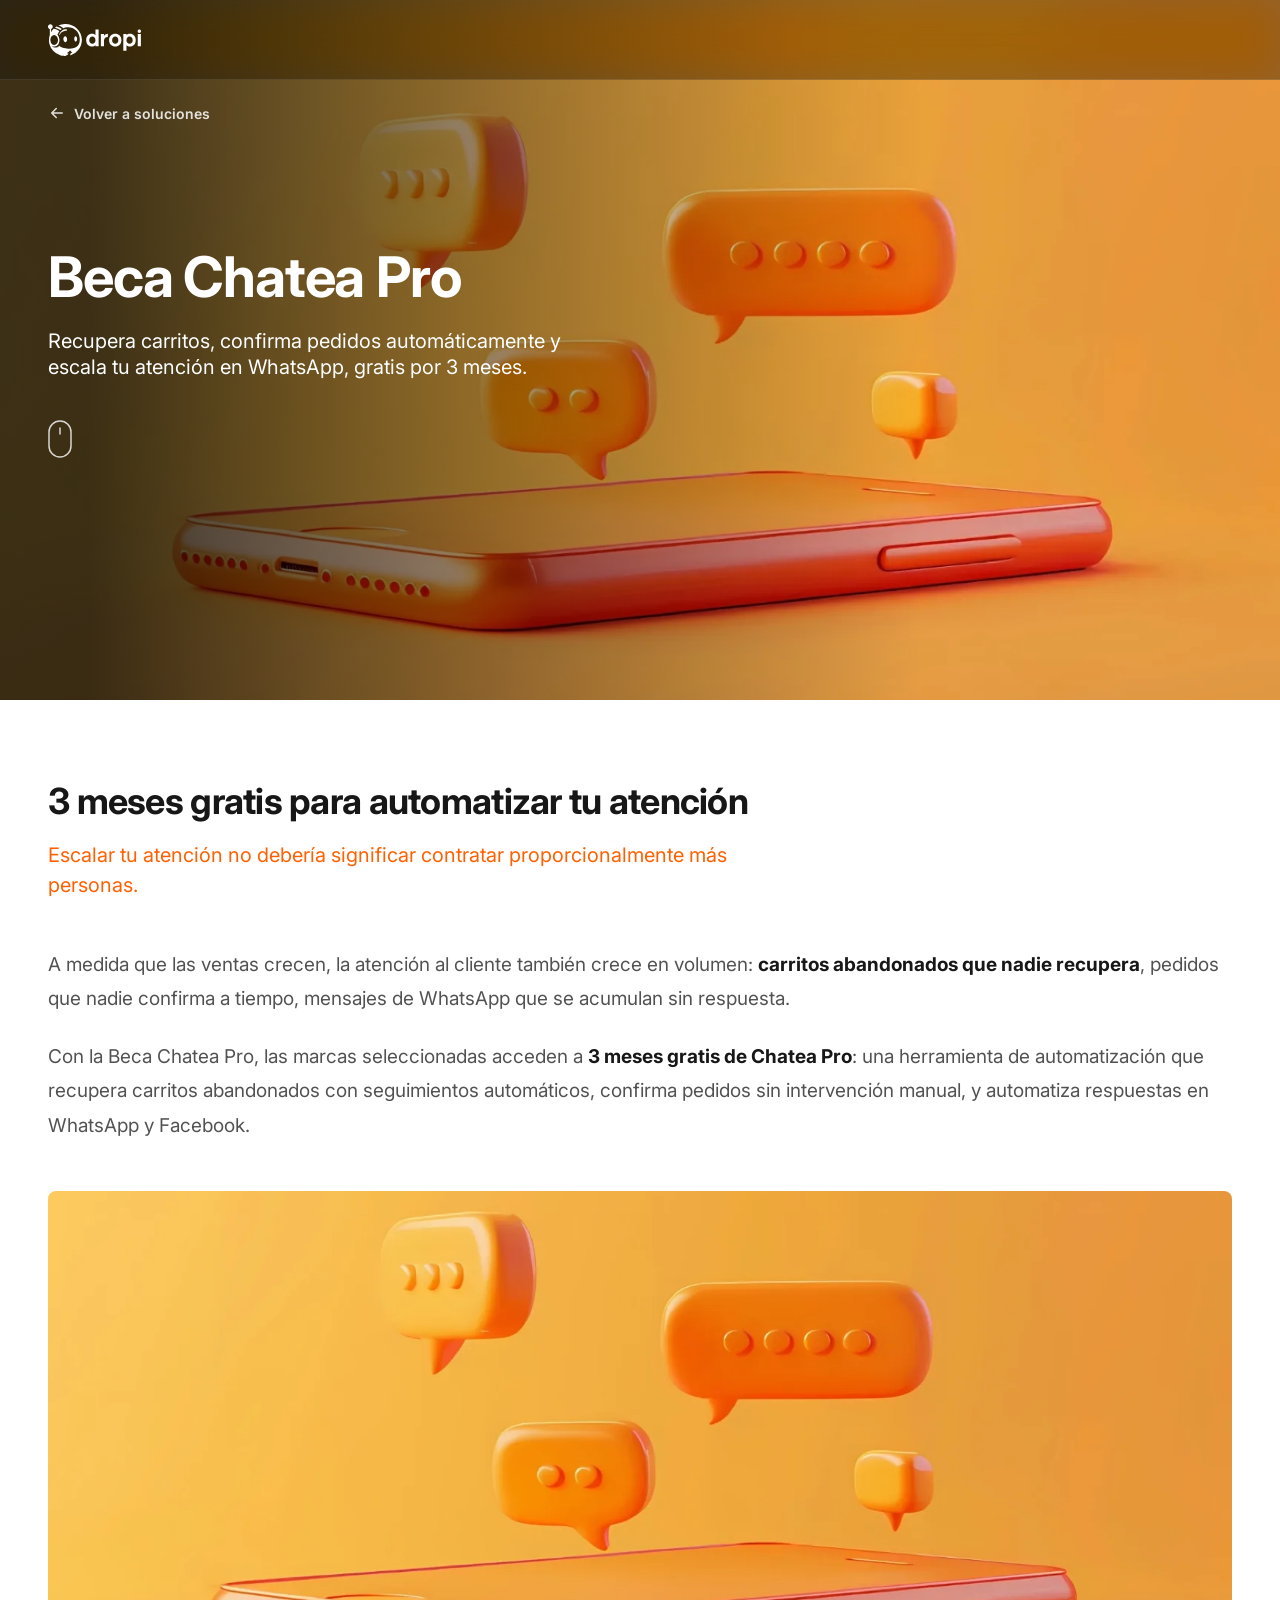
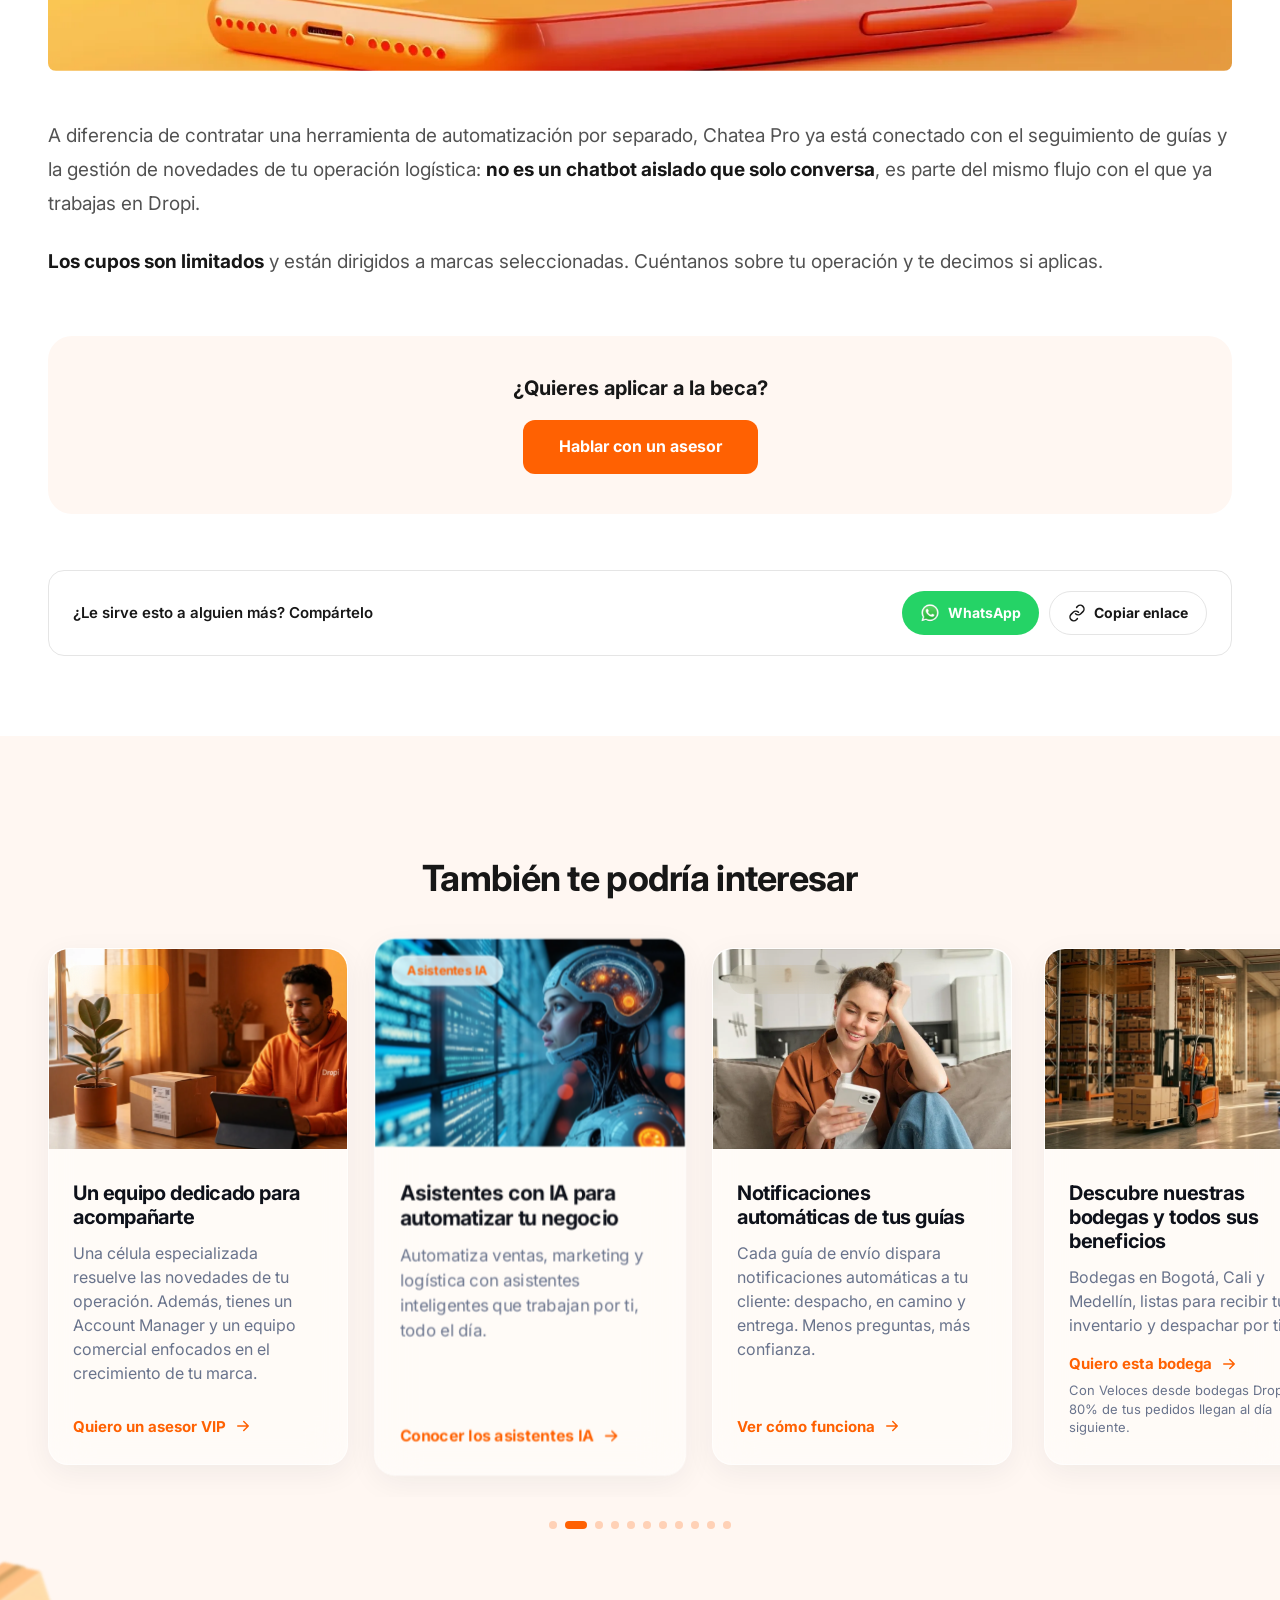
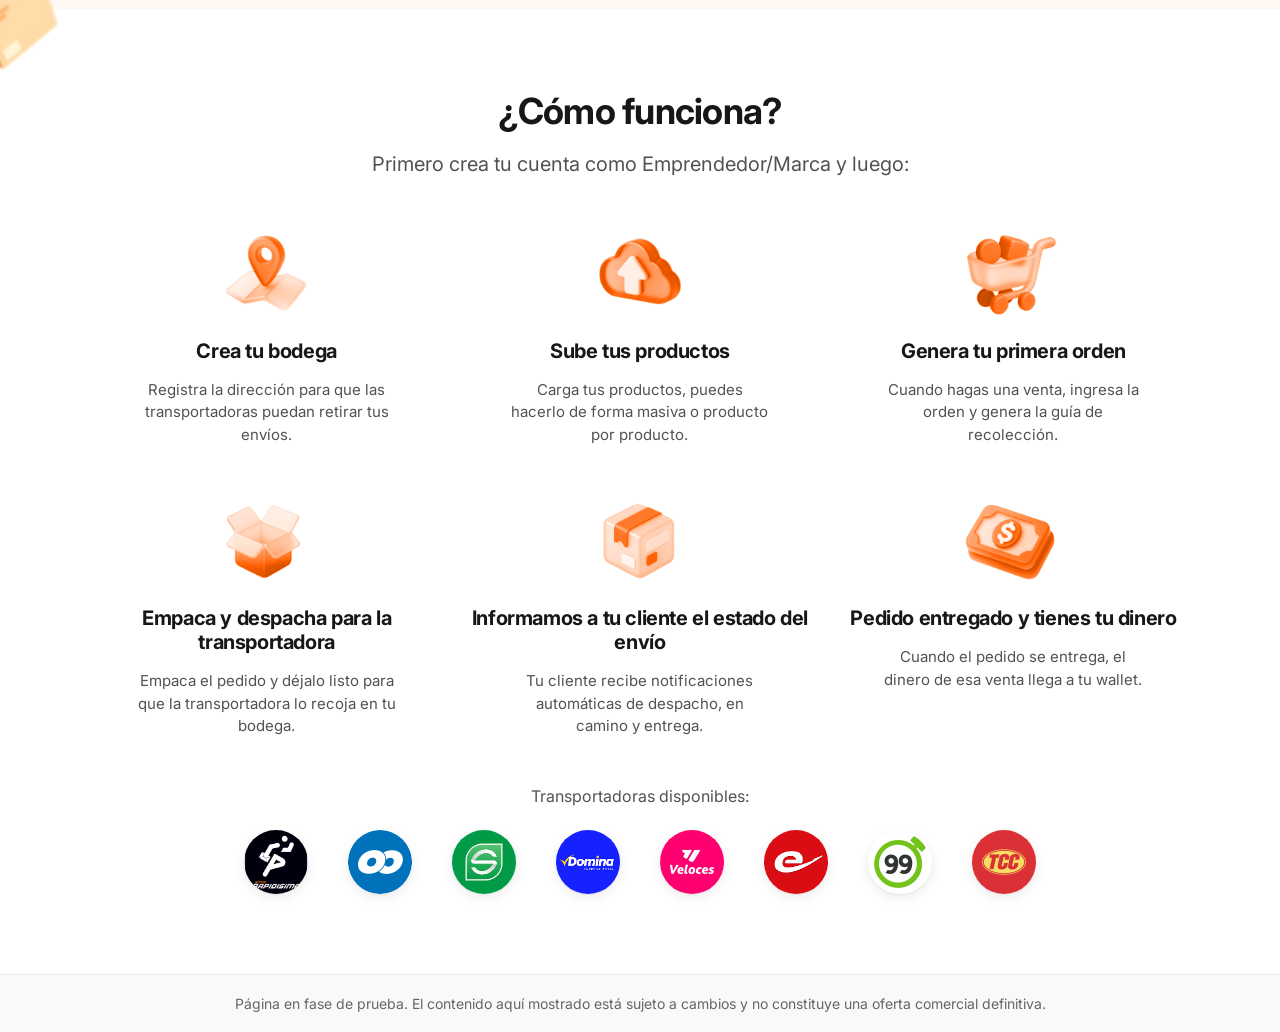
<file: beca-chatea-pro.html>
<!DOCTYPE html>
<html lang="es">
<head>
<!-- Google tag (gtag.js) -->
<script async src="https://www.googletagmanager.com/gtag/js?id=G-R11EZ46QFP"></script>
<script>
  window.dataLayer = window.dataLayer || [];
  function gtag(){dataLayer.push(arguments);}
  gtag('js', new Date());

  gtag('config', 'G-R11EZ46QFP');
</script>

<meta charset="UTF-8" />
<meta name="viewport" content="width=device-width, initial-scale=1.0" />
<link rel="icon" type="image/svg+xml" href="assets/icons/favicon.svg" />
<title>Beca Chatea Pro: 3 meses gratis | Dropi</title>
<meta name="description" content="Automatiza tu atención en WhatsApp, recupera carritos abandonados y confirma pedidos automáticamente con 3 meses gratis de Chatea Pro." />
<link rel="preconnect" href="https://fonts.googleapis.com">
<link rel="preconnect" href="https://fonts.gstatic.com" crossorigin>
<link href="https://fonts.googleapis.com/css2?family=Inter:ital,wght@0,400;0,500;0,600;0,700&display=swap" rel="stylesheet">
<link rel="stylesheet" href="css/styles.css">
</head>
<body>

<header class="site-header site-header--overlay" id="site-header">
  <div class="container header-inner">
    <a href="index.html#hero" class="logo">
      <img src="assets/icons/logo-dropi.svg" alt="Dropi" width="108" height="37" />
    </a>
  </div>
</header>

<main>
  <section class="service-hero" style="background-image: image-set(url('assets/images/service-card-chateapro.webp') type('image/webp'), url('assets/images/service-card-chateapro.jpg') type('image/jpeg'));">
    <div class="service-hero-overlay" aria-hidden="true"></div>
    <div class="container service-hero-inner">
      <div class="service-hero-content" data-solution-badge="Beca Chatea Pro">
        <a href="index.html?solutions=Beca+Chatea+Pro" class="service-back-link">
          <svg class="service-back-icon" viewBox="0 0 24 24" fill="none" aria-hidden="true"><path d="M19 12H5M11 6l-6 6 6 6" stroke="currentColor" stroke-width="2" stroke-linecap="round" stroke-linejoin="round"/></svg>
          Volver a soluciones
        </a>
        <span class="service-recommended-pill" id="service-recommended-pill" hidden>Recomendado para ti</span>
        <h1>Beca Chatea Pro</h1>
        <p>Recupera carritos, confirma pedidos automáticamente y escala tu atención en WhatsApp, gratis por 3 meses.</p>
        <button type="button" class="service-scroll-hint" id="service-scroll-hint" aria-label="Desplázate para ver más">
          <svg class="service-scroll-hint-icon service-scroll-hint-icon--mouse" viewBox="0 0 24 38" fill="none" aria-hidden="true">
            <rect x="1" y="1" width="22" height="36" rx="11" stroke="currentColor" stroke-width="1.5"/>
            <line class="service-scroll-hint-wheel" x1="12" y1="8" x2="12" y2="14" stroke="currentColor" stroke-width="1.5" stroke-linecap="round"/>
          </svg>
          <svg class="service-scroll-hint-icon service-scroll-hint-icon--tap" viewBox="0 0 24 24" fill="none" aria-hidden="true">
            <circle class="service-scroll-hint-ring" cx="12" cy="12" r="3" stroke="currentColor" stroke-width="1.5"/>
            <circle class="service-scroll-hint-ring service-scroll-hint-ring--2" cx="12" cy="12" r="3" stroke="currentColor" stroke-width="1.5"/>
          </svg>
        </button>
      </div>
    </div>
  </section>

  <section class="service-section">
    <div class="container service-section-heading">
      <h2>3 meses gratis para automatizar tu atención</h2>
      <p>Escalar tu atención no debería significar contratar proporcionalmente más personas.</p>
    </div>

    <div class="container service-body">
      <div class="service-copy">
        <p>A medida que las ventas crecen, la atención al cliente también crece en volumen: <strong>carritos abandonados que nadie recupera</strong>, pedidos que nadie confirma a tiempo, mensajes de WhatsApp que se acumulan sin respuesta.</p>
        <p>Con la Beca Chatea Pro, las marcas seleccionadas acceden a <strong>3 meses gratis de Chatea Pro</strong>: una herramienta de automatización que recupera carritos abandonados con seguimientos automáticos, confirma pedidos sin intervención manual, y automatiza respuestas en WhatsApp y Facebook.</p>
      </div>

      <div class="service-image-wrap">
        <picture>
          <source srcset="assets/images/service-card-chateapro.webp" type="image/webp" />
          <img class="service-image" src="assets/images/service-card-chateapro.jpg" alt="Automatización de atención al cliente por WhatsApp con Chatea Pro" loading="lazy" />
        </picture>
      </div>

      <div class="service-copy">
        <p>A diferencia de contratar una herramienta de automatización por separado, Chatea Pro ya está conectado con el seguimiento de guías y la gestión de novedades de tu operación logística: <strong>no es un chatbot aislado que solo conversa</strong>, es parte del mismo flujo con el que ya trabajas en Dropi.</p>
        <p><strong>Los cupos son limitados</strong> y están dirigidos a marcas seleccionadas. Cuéntanos sobre tu operación y te decimos si aplicas.</p>
      </div>

      <div class="service-cta">
        <p class="service-cta-title">¿Quieres aplicar a la beca?</p>
        <a href="index.html?interest=Beca+Chatea+Pro#registro" class="btn btn-primary btn-lg">Hablar con un asesor</a>
      </div>

      <div class="service-share">
        <p class="service-share-label">¿Le sirve esto a alguien más? Compártelo</p>
        <div class="service-share-actions">
          <a class="service-share-btn service-share-btn--whatsapp" id="service-share-whatsapp" target="_blank" rel="noopener">
            <img src="assets/images/whatsapp-icon.png" alt="" width="20" height="20" loading="lazy" />
            WhatsApp
          </a>
          <button type="button" class="service-share-btn service-share-btn--copy" id="service-share-copy">
            <span class="service-share-btn-icons">
              <svg class="service-share-icon service-share-icon--link" viewBox="0 0 24 24" fill="none" aria-hidden="true"><path d="M10 13a5 5 0 0 0 7.07 0l2.83-2.83a5 5 0 0 0-7.07-7.07L11.5 4.5" stroke="currentColor" stroke-width="2" stroke-linecap="round" stroke-linejoin="round"/><path d="M14 11a5 5 0 0 0-7.07 0L4.1 13.83a5 5 0 0 0 7.07 7.07l1.36-1.36" stroke="currentColor" stroke-width="2" stroke-linecap="round" stroke-linejoin="round"/></svg>
              <svg class="service-share-icon service-share-icon--check" viewBox="0 0 24 24" fill="none" aria-hidden="true"><path d="M5 13l4 4L19 7" stroke="currentColor" stroke-width="2" stroke-linecap="round" stroke-linejoin="round"/></svg>
            </span>
            <span class="service-share-btn-text">Copiar enlace</span>
          </button>
        </div>
      </div>
    </div>
  </section>

  <section class="solutions-section" id="servicios">
    <div class="solutions-heading-wrap">
      <div class="section-heading solutions-heading">
        <h2>También te podría interesar</h2>
      </div>
    </div>

    <div class="solutions-body">
      <div class="solutions-scroll" id="solutions-scroll">
        <div class="solutions-scroll-spacer" aria-hidden="true"></div>
        <article class="solution-card">
          <div class="solution-card-image">
            <picture>
              <source srcset="assets/images/service2-atencion-vip-placeholder.webp" type="image/webp" />
              <img src="assets/images/service2-atencion-vip-placeholder.jpg" alt="" loading="lazy" />
            </picture>
            <span class="solution-card-badge">Atención VIP</span>
          </div>
          <span class="solution-card-recommended" hidden>Recomendado para ti</span>
          <div class="solution-card-body">
            <h3>Un equipo dedicado para acompañarte</h3>
            <p class="solution-card-desc">Una célula especializada resuelve las novedades de tu operación. Además, tienes un Account Manager y un equipo comercial enfocados en el crecimiento de tu marca.</p>
            <div class="solution-card-cta">
              <a href="atencion-vip.html" class="solution-card-link">
                Quiero un asesor VIP
                <svg class="solution-card-link-arrow" viewBox="0 0 24 24" fill="none" aria-hidden="true"><path d="M5 12h14M13 6l6 6-6 6" stroke="currentColor" stroke-width="2" stroke-linecap="round" stroke-linejoin="round"/></svg>
              </a>
            </div>
          </div>
        </article>

        <article class="solution-card">
          <div class="solution-card-image">
            <picture>
              <source srcset="assets/images/service2-asistentes-ia.webp" type="image/webp" />
              <img src="assets/images/service2-asistentes-ia.jpg" alt="" loading="lazy" />
            </picture>
            <span class="solution-card-badge">Asistentes IA</span>
          </div>
          <span class="solution-card-recommended" hidden>Recomendado para ti</span>
          <div class="solution-card-body">
            <h3>Asistentes con IA para automatizar tu negocio</h3>
            <p class="solution-card-desc">Automatiza ventas, marketing y logística con asistentes inteligentes que trabajan por ti, todo el día.</p>
            <div class="solution-card-cta">
              <a href="asistentes-ia.html" class="solution-card-link">
                Conocer los asistentes IA
                <svg class="solution-card-link-arrow" viewBox="0 0 24 24" fill="none" aria-hidden="true"><path d="M5 12h14M13 6l6 6-6 6" stroke="currentColor" stroke-width="2" stroke-linecap="round" stroke-linejoin="round"/></svg>
              </a>
            </div>
          </div>
        </article>

        <article class="solution-card">
          <div class="solution-card-image">
            <picture>
              <source srcset="assets/images/service2-notificaciones.webp" type="image/webp" />
              <img src="assets/images/service2-notificaciones.jpg" alt="" loading="lazy" />
            </picture>
            <span class="solution-card-badge">Notificaciones</span>
          </div>
          <span class="solution-card-recommended" hidden>Recomendado para ti</span>
          <div class="solution-card-body">
            <h3>Notificaciones automáticas de tus guías</h3>
            <p class="solution-card-desc">Cada guía de envío dispara notificaciones automáticas a tu cliente: despacho, en camino y entrega. Menos preguntas, más confianza.</p>
            <div class="solution-card-cta">
              <a href="notificaciones.html" class="solution-card-link">
                Ver cómo funciona
                <svg class="solution-card-link-arrow" viewBox="0 0 24 24" fill="none" aria-hidden="true"><path d="M5 12h14M13 6l6 6-6 6" stroke="currentColor" stroke-width="2" stroke-linecap="round" stroke-linejoin="round"/></svg>
              </a>
            </div>
          </div>
        </article>

        <article class="solution-card">
          <div class="solution-card-image">
            <picture>
              <source srcset="assets/images/service2-fullfilment-v2.webp" type="image/webp" />
              <img src="assets/images/service2-fullfilment-v2.jpeg" alt="" loading="lazy" />
            </picture>
            <span class="solution-card-badge">Fulfillment</span>
          </div>
          <span class="solution-card-recommended" hidden>Recomendado para ti</span>
          <div class="solution-card-body">
            <h3>Descubre nuestras bodegas y todos sus beneficios</h3>
            <p class="solution-card-desc">Bodegas en Bogotá, Cali y Medellín, listas para recibir tu inventario y despachar por ti.</p>
            <div class="solution-card-cta">
              <a href="fulfillment.html" class="solution-card-link">
                Quiero esta bodega
                <svg class="solution-card-link-arrow" viewBox="0 0 24 24" fill="none" aria-hidden="true"><path d="M5 12h14M13 6l6 6-6 6" stroke="currentColor" stroke-width="2" stroke-linecap="round" stroke-linejoin="round"/></svg>
              </a>
              <button type="button" class="solution-card-info" aria-label="Más información" aria-expanded="false">
                <svg viewBox="0 0 24 24" fill="none" aria-hidden="true"><circle cx="12" cy="12" r="10" fill="currentColor"/><rect x="11" y="10.5" width="2" height="6.5" rx="1" fill="white"/><circle cx="12" cy="7.4" r="1.4" fill="white"/></svg>
              </button>
              <p class="solution-card-note">Con Veloces desde bodegas Dropi, el 80% de tus pedidos llegan al día siguiente.</p>
            </div>
          </div>
        </article>

        <article class="solution-card">
          <div class="solution-card-image">
            <picture>
              <source srcset="assets/images/service2-wallet-v2.webp" type="image/webp" />
              <img src="assets/images/service2-wallet-v2.jpg" alt="" style="object-position: 50% 20%;" loading="lazy" />
            </picture>
            <span class="solution-card-badge">Wallet</span>
          </div>
          <span class="solution-card-recommended" hidden>Recomendado para ti</span>
          <div class="solution-card-body">
            <h3>Tu dinero, en máximo 24 horas</h3>
            <p class="solution-card-desc">Mientras otros esperan a que la transportadora les pague, Dropi te paga primero. Recibes tu dinero en máximo 24 horas después de la entrega.</p>
            <div class="solution-card-cta">
              <a href="wallet.html" class="solution-card-link">
                Quiero cobrar así
                <svg class="solution-card-link-arrow" viewBox="0 0 24 24" fill="none" aria-hidden="true"><path d="M5 12h14M13 6l6 6-6 6" stroke="currentColor" stroke-width="2" stroke-linecap="round" stroke-linejoin="round"/></svg>
              </a>
              <button type="button" class="solution-card-info" aria-label="Más información" aria-expanded="false">
                <svg viewBox="0 0 24 24" fill="none" aria-hidden="true"><circle cx="12" cy="12" r="10" fill="currentColor"/><rect x="11" y="10.5" width="2" height="6.5" rx="1" fill="white"/><circle cx="12" cy="7.4" r="1.4" fill="white"/></svg>
              </button>
              <p class="solution-card-note">Recaudo diario en tu wallet. Reinvierte hoy lo que vendiste ayer.</p>
            </div>
          </div>
        </article>

        <article class="solution-card">
          <div class="solution-card-image">
            <picture>
              <source srcset="assets/images/service2-api-publica.webp" type="image/webp" />
              <img src="assets/images/service2-api-publica.jpg" alt="" loading="lazy" />
            </picture>
            <span class="solution-card-badge">API Pública</span>
          </div>
          <span class="solution-card-recommended" hidden>Recomendado para ti</span>
          <div class="solution-card-body">
            <h3>Conoce lo que necesitas para conectar con Dropi</h3>
            <p class="solution-card-desc">Crea pedidos, genera guías y consulta el estado de tus envíos directamente desde tus propios sistemas.</p>
            <div class="solution-card-cta">
              <a href="api-publica.html" class="solution-card-link">
                Documentación API
                <svg class="solution-card-link-arrow" viewBox="0 0 24 24" fill="none" aria-hidden="true"><path d="M5 12h14M13 6l6 6-6 6" stroke="currentColor" stroke-width="2" stroke-linecap="round" stroke-linejoin="round"/></svg>
              </a>
            </div>
          </div>
        </article>

        <article class="solution-card">
          <div class="solution-card-image">
            <picture>
              <source srcset="assets/images/service2-metrics.webp" type="image/webp" />
              <img src="assets/images/service2-metrics.jpg" alt="" loading="lazy" />
            </picture>
            <span class="solution-card-badge">Métricas y reportes</span>
          </div>
          <span class="solution-card-recommended" hidden>Recomendado para ti</span>
          <div class="solution-card-body">
            <h3>Cada número de tu operación, en un solo lugar</h3>
            <p class="solution-card-desc">Entrega efectiva, devoluciones, contraentrega, inventario y comunicaciones: todo medido, todo accionable.</p>
            <div class="solution-card-cta">
              <a href="metricas-y-reportes.html" class="solution-card-link">
                Ver mis reportes en vivo
                <svg class="solution-card-link-arrow" viewBox="0 0 24 24" fill="none" aria-hidden="true"><path d="M5 12h14M13 6l6 6-6 6" stroke="currentColor" stroke-width="2" stroke-linecap="round" stroke-linejoin="round"/></svg>
              </a>
            </div>
          </div>
        </article>

        <article class="solution-card">
          <div class="solution-card-image">
            <picture>
              <source srcset="assets/images/service2-huella-digital.webp" type="image/webp" />
              <img src="assets/images/service2-huella-digital.jpg" alt="" loading="lazy" />
            </picture>
            <span class="solution-card-badge">Huella Digital</span>
          </div>
          <span class="solution-card-recommended" hidden>Recomendado para ti</span>
          <div class="solution-card-body">
            <h3>Verifica antes de enviar y evita devoluciones</h3>
            <p class="solution-card-desc">Consulta el historial de cada cliente antes de confirmar el envío y evita devoluciones.</p>
            <div class="solution-card-cta">
              <a href="huella-digital.html" class="solution-card-link">
                Descubrir esta función
                <svg class="solution-card-link-arrow" viewBox="0 0 24 24" fill="none" aria-hidden="true"><path d="M5 12h14M13 6l6 6-6 6" stroke="currentColor" stroke-width="2" stroke-linecap="round" stroke-linejoin="round"/></svg>
              </a>
            </div>
          </div>
        </article>

        <article class="solution-card">
          <div class="solution-card-image">
            <picture>
              <source srcset="assets/images/service2-gestion-entregas.webp" type="image/webp" />
              <img src="assets/images/service2-gestion-entregas.jpg" alt="" loading="lazy" />
            </picture>
            <span class="solution-card-badge">Gestión de entregas</span>
          </div>
          <div class="solution-card-body">
            <h3>No pagas de más por lo que no se entregó</h3>
            <p class="solution-card-desc">Pagas el flete inicial, se entregue o no el pedido. Pero no te cobramos nada adicional por la devolución.</p>
            <div class="solution-card-cta">
              <a href="gestion-de-entregas.html" class="solution-card-link">
                Proteger mi margen
                <svg class="solution-card-link-arrow" viewBox="0 0 24 24" fill="none" aria-hidden="true"><path d="M5 12h14M13 6l6 6-6 6" stroke="currentColor" stroke-width="2" stroke-linecap="round" stroke-linejoin="round"/></svg>
              </a>
              <button type="button" class="solution-card-info" aria-label="Más información" aria-expanded="false">
                <svg viewBox="0 0 24 24" fill="none" aria-hidden="true"><circle cx="12" cy="12" r="10" fill="currentColor"/><rect x="11" y="10.5" width="2" height="6.5" rx="1" fill="white"/><circle cx="12" cy="7.4" r="1.4" fill="white"/></svg>
              </button>
            </div>
          </div>
        </article>

        <article class="solution-card">
          <div class="solution-card-image">
            <picture>
              <source srcset="assets/images/service2-pago-contraentrega.webp" type="image/webp" />
              <img src="assets/images/service2-pago-contraentrega.jpg" alt="" loading="lazy" />
            </picture>
            <span class="solution-card-badge">Pago contra entrega</span>
          </div>
          <span class="solution-card-recommended" hidden>Recomendado para ti</span>
          <div class="solution-card-body">
            <h3>Cierra más ventas con pago contra entrega</h3>
            <p class="solution-card-desc">Ofrece a tus clientes la opción de pagar al recibir su pedido y elimina la principal barrera de compra en e-commerce.</p>
            <div class="solution-card-cta">
              <a href="pago-contraentrega.html" class="solution-card-link">
                Activar esta opción
                <svg class="solution-card-link-arrow" viewBox="0 0 24 24" fill="none" aria-hidden="true"><path d="M5 12h14M13 6l6 6-6 6" stroke="currentColor" stroke-width="2" stroke-linecap="round" stroke-linejoin="round"/></svg>
              </a>
            </div>
          </div>
        </article>

        <article class="solution-card">
          <div class="solution-card-image">
            <picture>
              <source srcset="assets/images/service2-mentorias.webp" type="image/webp" />
              <img src="assets/images/service2-mentorias.jpg" alt="" loading="lazy" />
            </picture>
            <span class="solution-card-badge">Mentorías</span>
          </div>
          <span class="solution-card-recommended" hidden>Recomendado para ti</span>
          <div class="solution-card-body">
            <h3>No vendas a ciegas. Aprende a vender con quien ya lo hizo.</h3>
            <p class="solution-card-desc">Convierte Dropi en el motor logístico de tu marca y crece con datos reales.</p>
            <div class="solution-card-cta">
              <a href="mentorias.html" class="solution-card-link">
                Quiero mi mentoría
                <svg class="solution-card-link-arrow" viewBox="0 0 24 24" fill="none" aria-hidden="true"><path d="M5 12h14M13 6l6 6-6 6" stroke="currentColor" stroke-width="2" stroke-linecap="round" stroke-linejoin="round"/></svg>
              </a>
            </div>
          </div>
        </article>























        <div class="solutions-scroll-spacer solutions-scroll-spacer--end" aria-hidden="true"></div>
      </div>

      <div class="solutions-footer">
        <div class="solutions-dots" id="solutions-dots" role="tablist" aria-label="Navegación de soluciones"></div>
      </div>
    </div>
    <div class="decor-box-float decor-box-float--seam">
      <img class="decor-box" src="assets/images/decor-box.png" alt="" aria-hidden="true" loading="lazy"
        data-parallax-scale data-parallax-shadow
        data-parallax-min-scale="1.05" data-parallax-max-scale="2.1" data-parallax-range="100" />
    </div>
  </section>
    <section class="service-how">
    <div class="container service-how-heading">
      <h2>¿Cómo funciona?</h2>
      <p>Primero crea tu cuenta como Emprendedor/Marca y luego:</p>
    </div>

    <div class="container service-how-grid">
      <div class="service-how-step">
        <div class="service-how-icon">
          <img src="assets/images/icon-map-location.png" alt="" loading="lazy" />
          <div class="service-how-icon-tint"></div>
        </div>
        <h3>Crea tu bodega</h3>
        <p>Registra la dirección para que las transportadoras puedan retirar tus envíos.</p>
      </div>

      <div class="service-how-step">
        <div class="service-how-icon">
          <img src="assets/images/icon-cloud-upload.png" alt="" loading="lazy" />
          <div class="service-how-icon-tint"></div>
        </div>
        <h3>Sube tus productos</h3>
        <p>Carga tus productos, puedes hacerlo de forma masiva o producto por producto.</p>
      </div>

      <div class="service-how-step">
        <div class="service-how-icon">
          <img src="assets/images/icon-shopping-cart.png" alt="" loading="lazy" />
          <div class="service-how-icon-tint"></div>
        </div>
        <h3>Genera tu primera orden</h3>
        <p>Cuando hagas una venta, ingresa la orden y genera la guía de recolección.</p>
      </div>

      <div class="service-how-step">
        <div class="service-how-icon">
          <img src="assets/images/icon-open-box.png" alt="" loading="lazy" />
          <div class="service-how-icon-tint"></div>
        </div>
        <h3>Empaca y despacha para la transportadora</h3>
        <p>Empaca el pedido y déjalo listo para que la transportadora lo recoja en tu bodega.</p>
      </div>

      <div class="service-how-step">
        <div class="service-how-icon">
          <img src="assets/images/icon-package-labels.png" alt="" loading="lazy" />
          <div class="service-how-icon-tint"></div>
        </div>
        <h3>Informamos a tu cliente el estado del envío</h3>
        <p>Tu cliente recibe notificaciones automáticas de despacho, en camino y entrega.</p>
      </div>

      <div class="service-how-step">
        <div class="service-how-icon">
          <img src="assets/images/icon-dollar-stack.png" alt="" loading="lazy" />
          <div class="service-how-icon-tint"></div>
        </div>
        <h3>Pedido entregado y tienes tu dinero</h3>
        <p>Cuando el pedido se entrega, el dinero de esa venta llega a tu wallet.</p>
      </div>
    </div>

    <div class="carriers-section service-how-carriers">
      <div class="container">
        <p class="service-how-carriers-label">Transportadoras disponibles:</p>
        <div class="carrier-logos">
          <img src="assets/images/carrier-interrapidisimo.png" alt="Interrapidísimo" loading="lazy" />
          <img src="assets/images/carrier-coordinadora.png" alt="Coordinadora" loading="lazy" />
          <img src="assets/images/carrier-servientrega.png" alt="Servientrega" loading="lazy" />
          <img src="assets/images/carrier-domina.png" alt="Domina" loading="lazy" />
          <img src="assets/images/carrier-veloces.png" alt="Veloces" loading="lazy" />
          <img src="assets/images/carrier-envia.png" alt="Envía" loading="lazy" />
          <img src="assets/images/carrier-99minutos.png" alt="99 minutos" loading="lazy" />
          <img src="assets/images/carrier-tcc.png" alt="TCC" loading="lazy" />
        </div>
      </div>
    </div>
  </section>

</main>

<footer class="site-footer">
  Página en fase de prueba. El contenido aquí mostrado está sujeto a cambios y no constituye una oferta comercial definitiva.
</footer>


<script type="text/javascript">
    (function(c,l,a,r,i,t,y){
        c[a]=c[a]||function(){(c[a].q=c[a].q||[]).push(arguments)};
        t=l.createElement(r);t.async=1;t.src="https://www.clarity.ms/tag/"+i;
        y=l.getElementsByTagName(r)[0];y.parentNode.insertBefore(t,y);
    })(window, document, "clarity", "script", "ylx4fr9h5b");
</script>
<!-- Meta Pixel Code -->
<script>
!function(f,b,e,v,n,t,s)
{if(f.fbq)return;n=f.fbq=function(){n.callMethod?
n.callMethod.apply(n,arguments):n.queue.push(arguments)};
if(!f._fbq)f._fbq=n;n.push=n;n.loaded=!0;n.version='2.0';
n.queue=[];t=b.createElement(e);t.async=!0;
t.src=v;s=b.getElementsByTagName(e)[0];
s.parentNode.insertBefore(t,s)}(window, document,'script',
'https://connect.facebook.net/en_US/fbevents.js');
fbq('init', '1993505871363238');
fbq('track', 'PageView');
</script>
<noscript><img height="1" width="1" style="display:none"
src="https://www.facebook.com/tr?id=1993505871363238&ev=PageView&noscript=1"
/></noscript>
<!-- End Meta Pixel Code -->
<script>
(function (m, a, z, e) {
  var s, t, u, v;
  try {
    t = m.sessionStorage.getItem('maze-us');
  } catch (err) {}

  if (!t) {
    t = new Date().getTime();
    try {
      m.sessionStorage.setItem('maze-us', t);
    } catch (err) {}
  }
u = document.currentScript || (function () {
    var w = document.getElementsByTagName('script');
    return w[w.length - 1];
  })();
  v = u && u.nonce;

  s = a.createElement('script');
  s.src = z + '?apiKey=' + e;
  s.async = true;
  if (v) s.setAttribute('nonce', v);
  a.getElementsByTagName('head')[0].appendChild(s);
  m.mazeUniversalSnippetApiKey = e;
})(window, document, 'https://snippet.maze.co/maze-universal-loader.js', 'd0000a3-f0c7-4e09-a555-4a538dd6a88e');
</script>
<script src="js/main.js"></script>
</body>
</html>
</file>
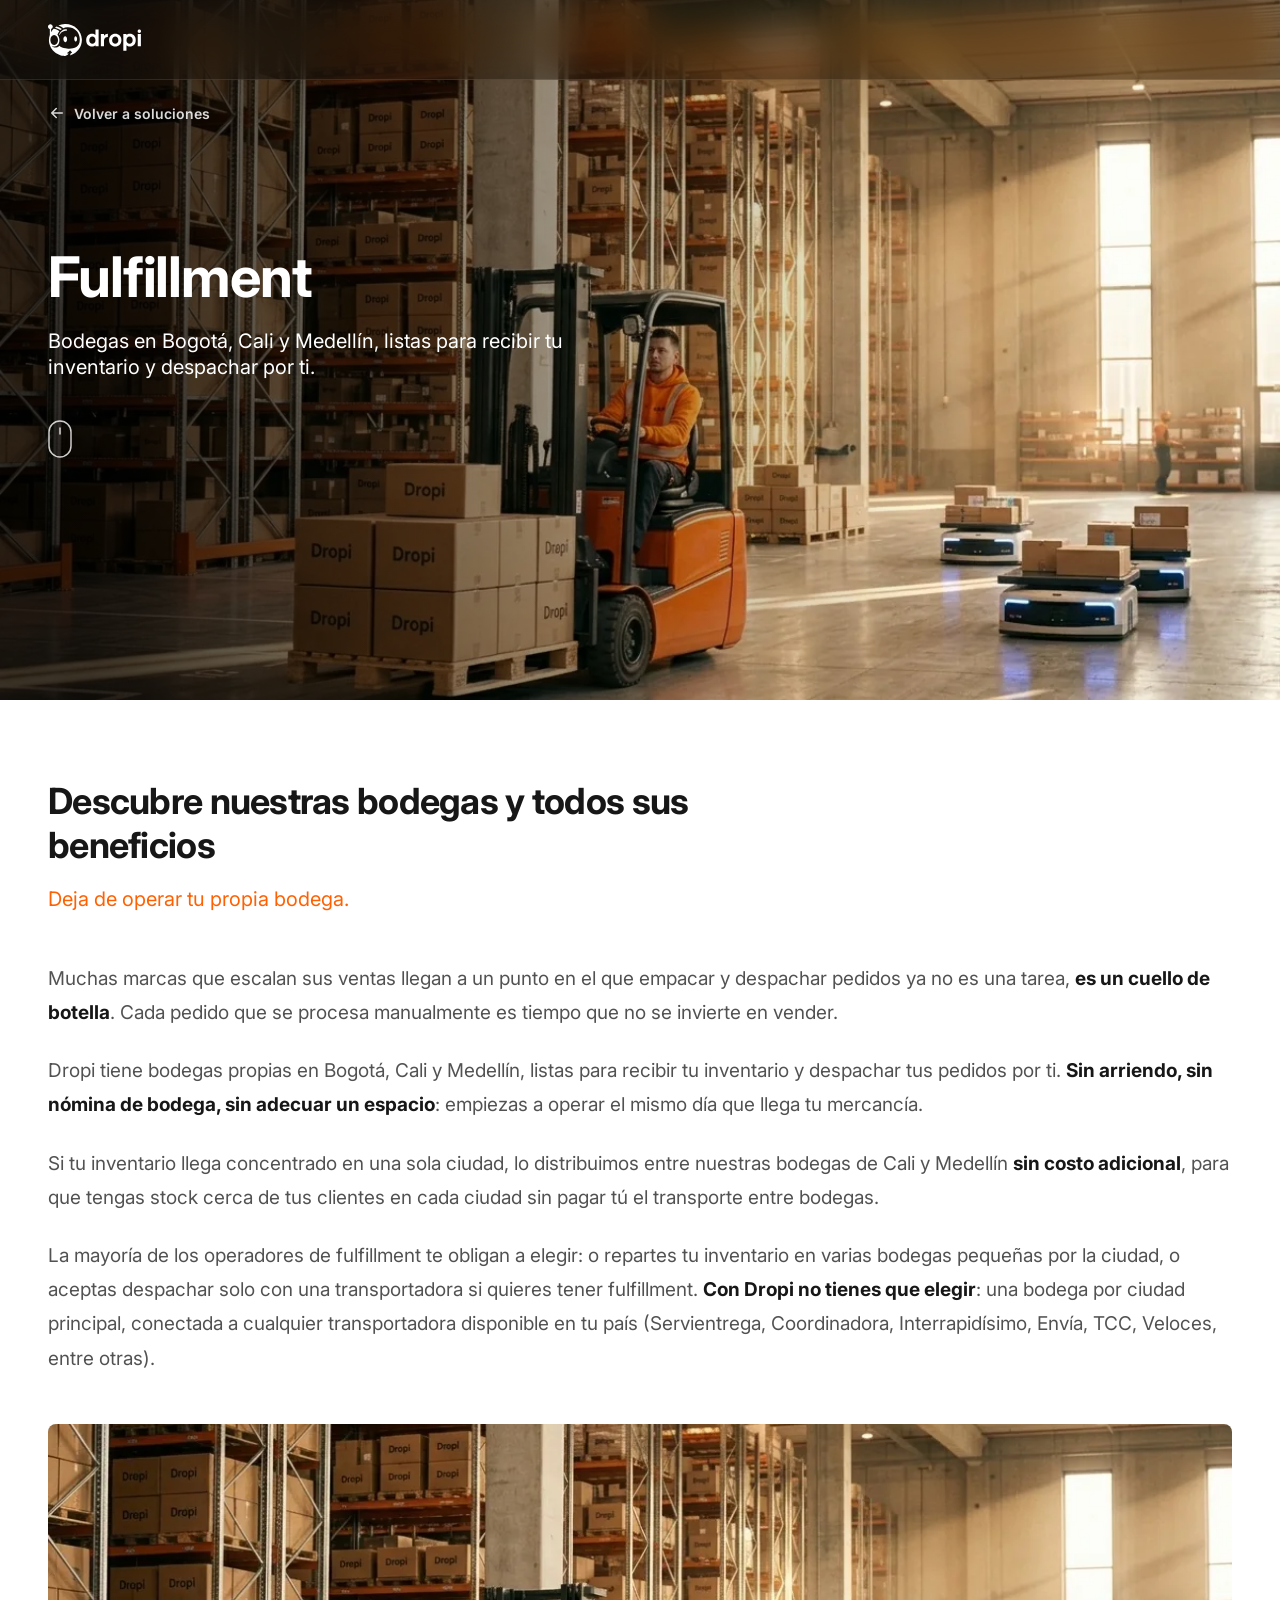
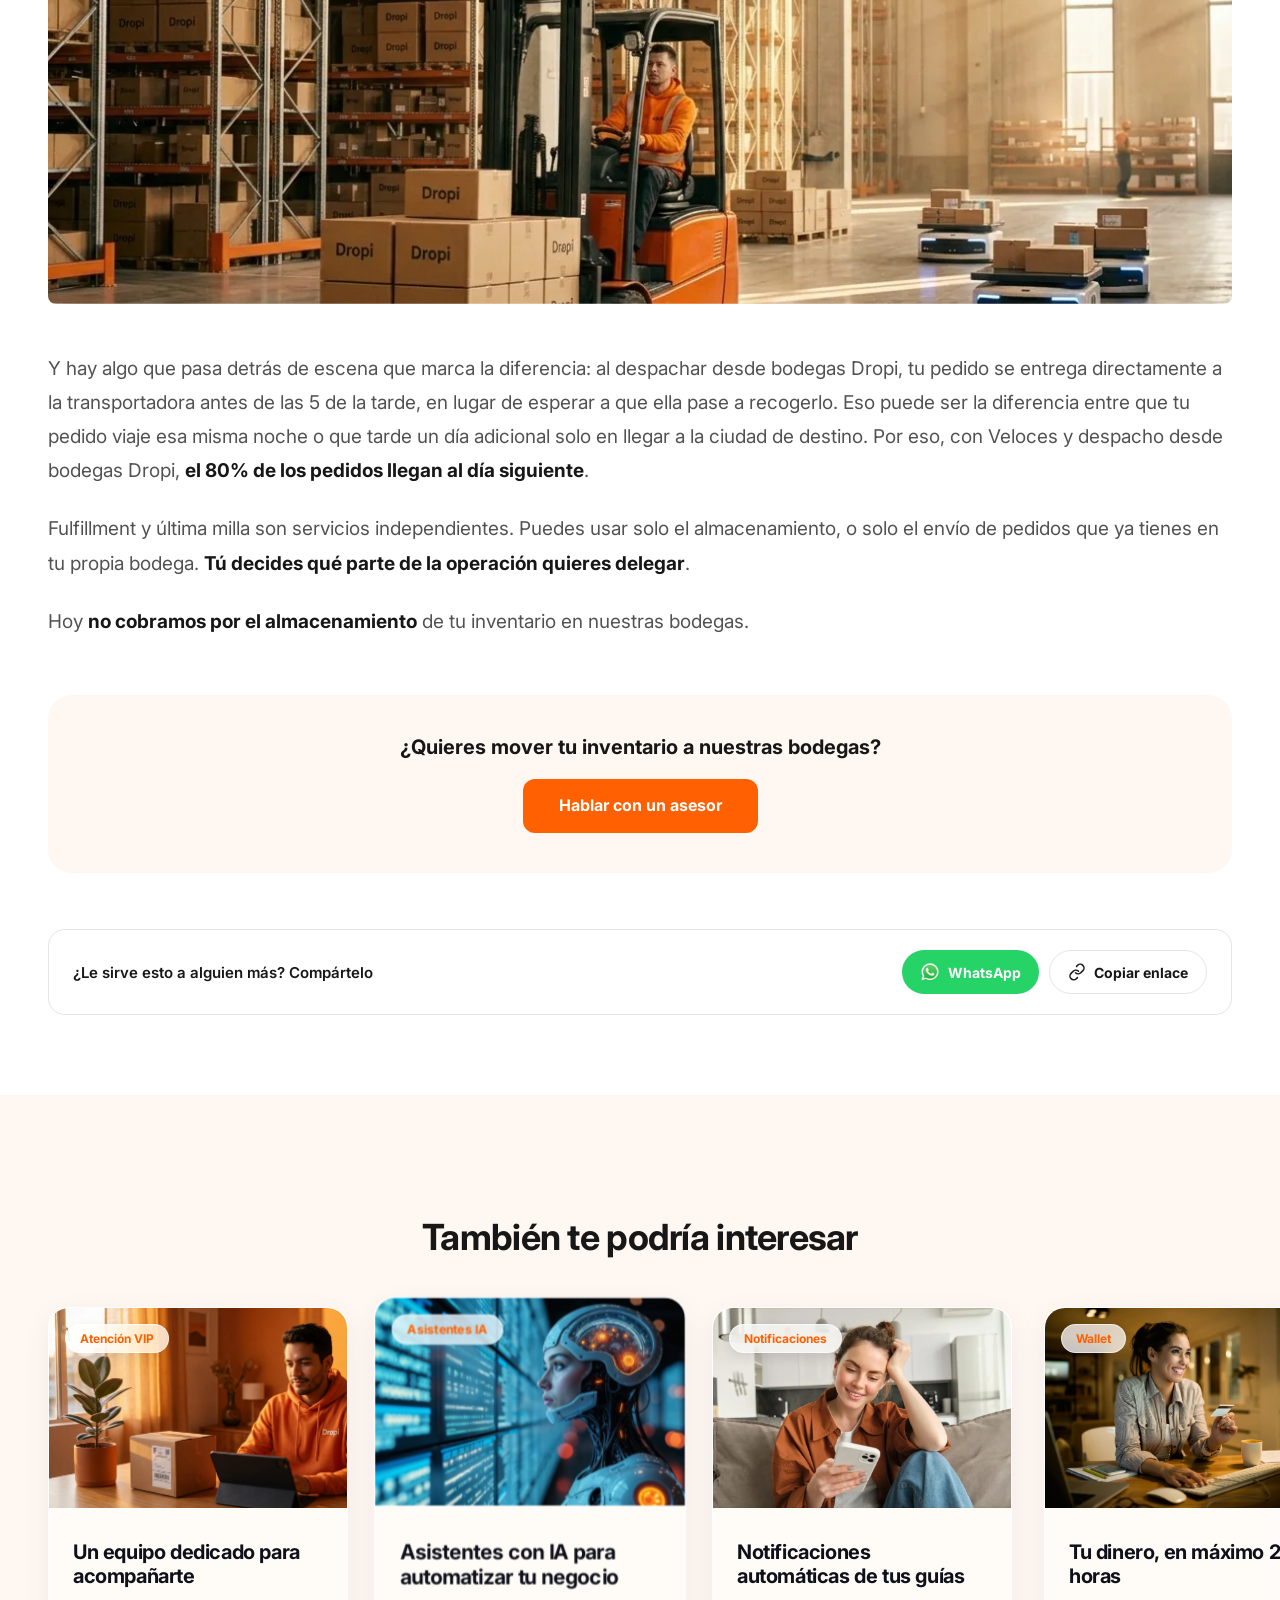
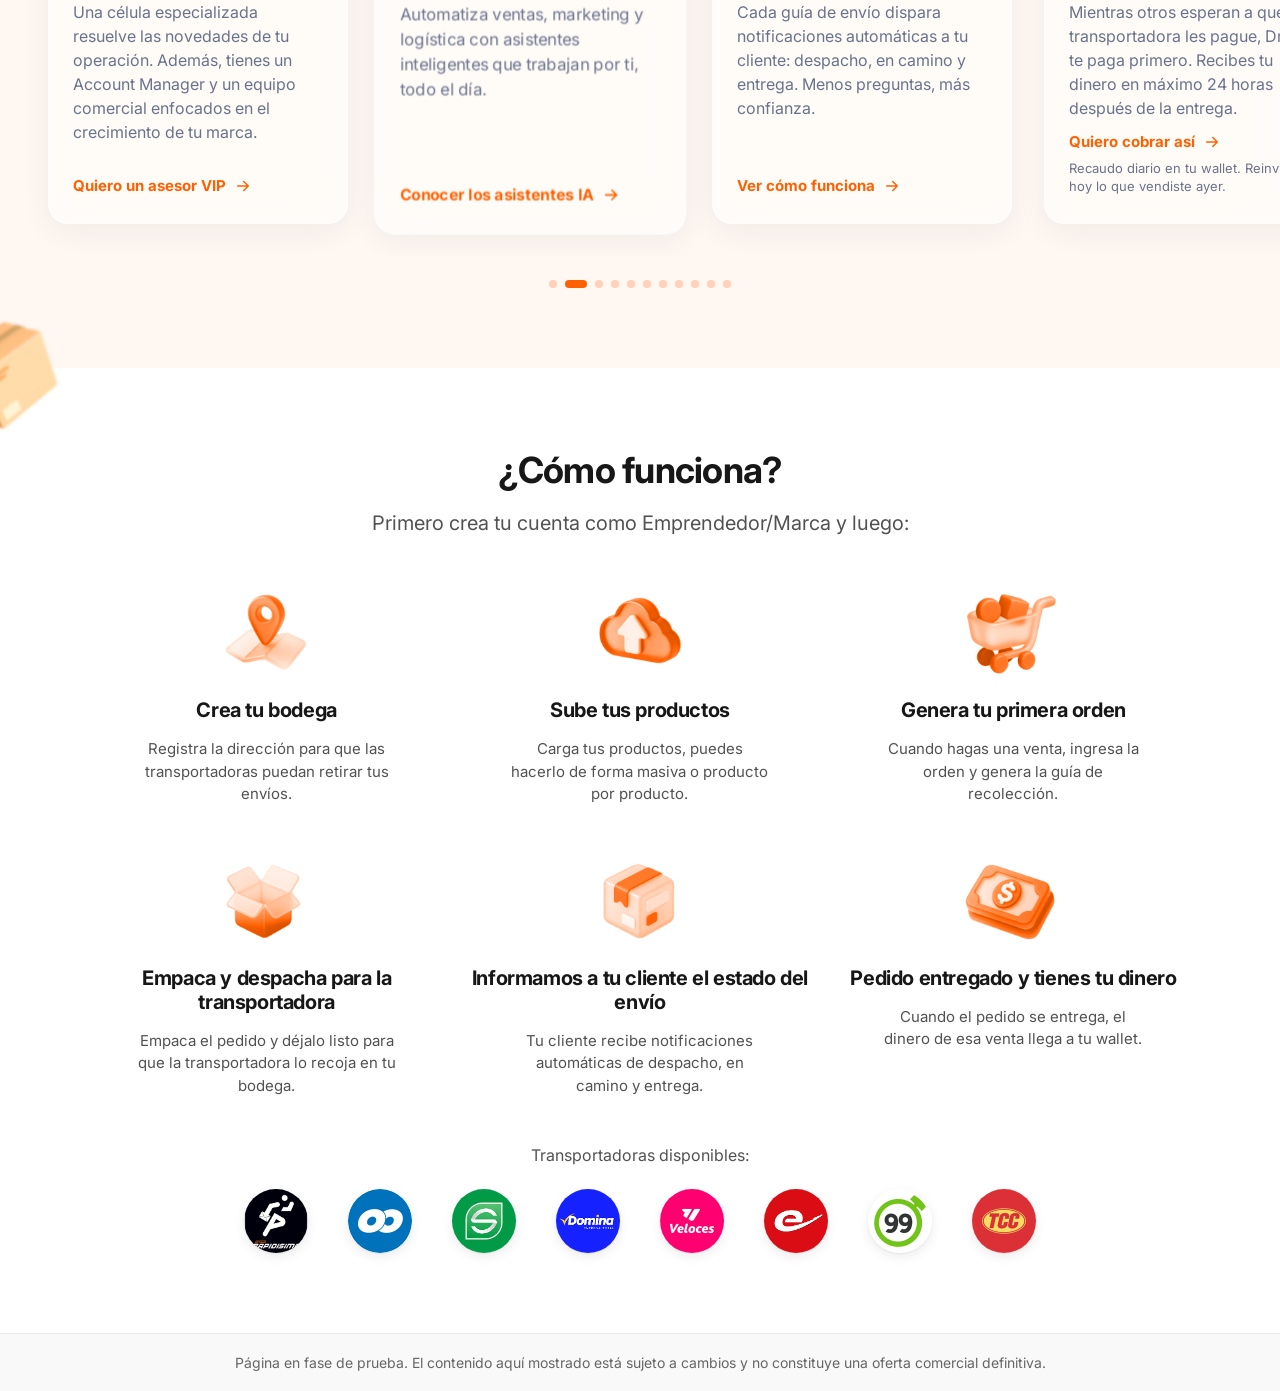
<file: fulfillment.html>
<!DOCTYPE html>
<html lang="es">
<head>
<!-- Google tag (gtag.js) -->
<script async src="https://www.googletagmanager.com/gtag/js?id=G-R11EZ46QFP"></script>
<script>
  window.dataLayer = window.dataLayer || [];
  function gtag(){dataLayer.push(arguments);}
  gtag('js', new Date());

  gtag('config', 'G-R11EZ46QFP');
</script>

<meta charset="UTF-8" />
<meta name="viewport" content="width=device-width, initial-scale=1.0" />
<link rel="icon" type="image/svg+xml" href="assets/icons/favicon.svg" />
<title>Fulfillment Dropi: bodegas en Bogotá, Cali y Medellín</title>
<meta name="description" content="Bodegas propias en Bogotá, Cali y Medellín listas para recibir tu inventario y despachar por ti. Conoce el fulfillment de Dropi." />
<link rel="preconnect" href="https://fonts.googleapis.com">
<link rel="preconnect" href="https://fonts.gstatic.com" crossorigin>
<link href="https://fonts.googleapis.com/css2?family=Inter:ital,wght@0,400;0,500;0,600;0,700&display=swap" rel="stylesheet">
<link rel="stylesheet" href="css/styles.css">
</head>
<body>

<header class="site-header site-header--overlay" id="site-header">
  <div class="container header-inner">
    <a href="index.html#hero" class="logo">
      <img src="assets/icons/logo-dropi.svg" alt="Dropi" width="108" height="37" />
    </a>
  </div>
</header>

<main>
  <section class="service-hero" style="background-image: image-set(url('assets/images/service2-fullfilment-v2.webp') type('image/webp'), url('assets/images/service2-fullfilment-v2.jpeg') type('image/jpeg'));">
    <div class="service-hero-overlay" aria-hidden="true"></div>
    <div class="container service-hero-inner">
      <div class="service-hero-content" data-solution-badge="Fulfillment">
        <a href="index.html?solutions=Fulfillment" class="service-back-link">
          <svg class="service-back-icon" viewBox="0 0 24 24" fill="none" aria-hidden="true"><path d="M19 12H5M11 6l-6 6 6 6" stroke="currentColor" stroke-width="2" stroke-linecap="round" stroke-linejoin="round"/></svg>
          Volver a soluciones
        </a>
        <span class="service-recommended-pill" id="service-recommended-pill" hidden>Recomendado para ti</span>
        <h1>Fulfillment</h1>
        <p>Bodegas en Bogotá, Cali y Medellín, listas para recibir tu inventario y despachar por ti.</p>
        <button type="button" class="service-scroll-hint" id="service-scroll-hint" aria-label="Desplázate para ver más">
          <svg class="service-scroll-hint-icon service-scroll-hint-icon--mouse" viewBox="0 0 24 38" fill="none" aria-hidden="true">
            <rect x="1" y="1" width="22" height="36" rx="11" stroke="currentColor" stroke-width="1.5"/>
            <line class="service-scroll-hint-wheel" x1="12" y1="8" x2="12" y2="14" stroke="currentColor" stroke-width="1.5" stroke-linecap="round"/>
          </svg>
          <svg class="service-scroll-hint-icon service-scroll-hint-icon--tap" viewBox="0 0 24 24" fill="none" aria-hidden="true">
            <circle class="service-scroll-hint-ring" cx="12" cy="12" r="3" stroke="currentColor" stroke-width="1.5"/>
            <circle class="service-scroll-hint-ring service-scroll-hint-ring--2" cx="12" cy="12" r="3" stroke="currentColor" stroke-width="1.5"/>
          </svg>
        </button>
      </div>
    </div>
  </section>

  <section class="service-section">
    <div class="container service-section-heading">
      <h2>Descubre nuestras bodegas y todos sus beneficios</h2>
      <p>Deja de operar tu propia bodega.</p>
    </div>

    <div class="container service-body">
      <div class="service-copy">
        <p>Muchas marcas que escalan sus ventas llegan a un punto en el que empacar y despachar pedidos ya no es una tarea, <strong>es un cuello de botella</strong>. Cada pedido que se procesa manualmente es tiempo que no se invierte en vender.</p>
        <p>Dropi tiene bodegas propias en Bogotá, Cali y Medellín, listas para recibir tu inventario y despachar tus pedidos por ti. <strong>Sin arriendo, sin nómina de bodega, sin adecuar un espacio</strong>: empiezas a operar el mismo día que llega tu mercancía.</p>
        <p>Si tu inventario llega concentrado en una sola ciudad, lo distribuimos entre nuestras bodegas de Cali y Medellín <strong>sin costo adicional</strong>, para que tengas stock cerca de tus clientes en cada ciudad sin pagar tú el transporte entre bodegas.</p>
        <p>La mayoría de los operadores de fulfillment te obligan a elegir: o repartes tu inventario en varias bodegas pequeñas por la ciudad, o aceptas despachar solo con una transportadora si quieres tener fulfillment. <strong>Con Dropi no tienes que elegir</strong>: una bodega por ciudad principal, conectada a cualquier transportadora disponible en tu país (Servientrega, Coordinadora, Interrapidísimo, Envía, TCC, Veloces, entre otras).</p>
      </div>

      <div class="service-image-wrap">
        <picture>
          <source srcset="assets/images/service2-fullfilment-v2.webp" type="image/webp" />
          <img class="service-image" src="assets/images/service2-fullfilment-v2.jpeg" alt="Bodega de fulfillment de Dropi lista para despachar pedidos" loading="lazy" />
        </picture>
      </div>

      <div class="service-copy">
        <p>Y hay algo que pasa detrás de escena que marca la diferencia: al despachar desde bodegas Dropi, tu pedido se entrega directamente a la transportadora antes de las 5 de la tarde, en lugar de esperar a que ella pase a recogerlo. Eso puede ser la diferencia entre que tu pedido viaje esa misma noche o que tarde un día adicional solo en llegar a la ciudad de destino. Por eso, con Veloces y despacho desde bodegas Dropi, <strong>el 80% de los pedidos llegan al día siguiente</strong>.</p>
        <p>Fulfillment y última milla son servicios independientes. Puedes usar solo el almacenamiento, o solo el envío de pedidos que ya tienes en tu propia bodega. <strong>Tú decides qué parte de la operación quieres delegar</strong>.</p>
        <p>Hoy <strong>no cobramos por el almacenamiento</strong> de tu inventario en nuestras bodegas.</p>
      </div>

      <div class="service-cta">
        <p class="service-cta-title">¿Quieres mover tu inventario a nuestras bodegas?</p>
        <a href="index.html?interest=Fulfillment#registro" class="btn btn-primary btn-lg">Hablar con un asesor</a>
      </div>

      <div class="service-share">
        <p class="service-share-label">¿Le sirve esto a alguien más? Compártelo</p>
        <div class="service-share-actions">
          <a class="service-share-btn service-share-btn--whatsapp" id="service-share-whatsapp" target="_blank" rel="noopener">
            <img src="assets/images/whatsapp-icon.png" alt="" width="20" height="20" loading="lazy" />
            WhatsApp
          </a>
          <button type="button" class="service-share-btn service-share-btn--copy" id="service-share-copy">
            <span class="service-share-btn-icons">
              <svg class="service-share-icon service-share-icon--link" viewBox="0 0 24 24" fill="none" aria-hidden="true"><path d="M10 13a5 5 0 0 0 7.07 0l2.83-2.83a5 5 0 0 0-7.07-7.07L11.5 4.5" stroke="currentColor" stroke-width="2" stroke-linecap="round" stroke-linejoin="round"/><path d="M14 11a5 5 0 0 0-7.07 0L4.1 13.83a5 5 0 0 0 7.07 7.07l1.36-1.36" stroke="currentColor" stroke-width="2" stroke-linecap="round" stroke-linejoin="round"/></svg>
              <svg class="service-share-icon service-share-icon--check" viewBox="0 0 24 24" fill="none" aria-hidden="true"><path d="M5 13l4 4L19 7" stroke="currentColor" stroke-width="2" stroke-linecap="round" stroke-linejoin="round"/></svg>
            </span>
            <span class="service-share-btn-text">Copiar enlace</span>
          </button>
        </div>
      </div>
    </div>
  </section>

  <section class="solutions-section" id="servicios">
    <div class="solutions-heading-wrap">
      <div class="section-heading solutions-heading">
        <h2>También te podría interesar</h2>
      </div>
    </div>

    <div class="solutions-body">
      <div class="solutions-scroll" id="solutions-scroll">
        <div class="solutions-scroll-spacer" aria-hidden="true"></div>
        <article class="solution-card">
          <div class="solution-card-image">
            <picture>
              <source srcset="assets/images/service2-atencion-vip-placeholder.webp" type="image/webp" />
              <img src="assets/images/service2-atencion-vip-placeholder.jpg" alt="" loading="lazy" />
            </picture>
            <span class="solution-card-badge">Atención VIP</span>
          </div>
          <span class="solution-card-recommended" hidden>Recomendado para ti</span>
          <div class="solution-card-body">
            <h3>Un equipo dedicado para acompañarte</h3>
            <p class="solution-card-desc">Una célula especializada resuelve las novedades de tu operación. Además, tienes un Account Manager y un equipo comercial enfocados en el crecimiento de tu marca.</p>
            <div class="solution-card-cta">
              <a href="atencion-vip.html" class="solution-card-link">
                Quiero un asesor VIP
                <svg class="solution-card-link-arrow" viewBox="0 0 24 24" fill="none" aria-hidden="true"><path d="M5 12h14M13 6l6 6-6 6" stroke="currentColor" stroke-width="2" stroke-linecap="round" stroke-linejoin="round"/></svg>
              </a>
            </div>
          </div>
        </article>

        <article class="solution-card">
          <div class="solution-card-image">
            <picture>
              <source srcset="assets/images/service2-asistentes-ia.webp" type="image/webp" />
              <img src="assets/images/service2-asistentes-ia.jpg" alt="" loading="lazy" />
            </picture>
            <span class="solution-card-badge">Asistentes IA</span>
          </div>
          <span class="solution-card-recommended" hidden>Recomendado para ti</span>
          <div class="solution-card-body">
            <h3>Asistentes con IA para automatizar tu negocio</h3>
            <p class="solution-card-desc">Automatiza ventas, marketing y logística con asistentes inteligentes que trabajan por ti, todo el día.</p>
            <div class="solution-card-cta">
              <a href="asistentes-ia.html" class="solution-card-link">
                Conocer los asistentes IA
                <svg class="solution-card-link-arrow" viewBox="0 0 24 24" fill="none" aria-hidden="true"><path d="M5 12h14M13 6l6 6-6 6" stroke="currentColor" stroke-width="2" stroke-linecap="round" stroke-linejoin="round"/></svg>
              </a>
            </div>
          </div>
        </article>

        <article class="solution-card">
          <div class="solution-card-image">
            <picture>
              <source srcset="assets/images/service2-notificaciones.webp" type="image/webp" />
              <img src="assets/images/service2-notificaciones.jpg" alt="" loading="lazy" />
            </picture>
            <span class="solution-card-badge">Notificaciones</span>
          </div>
          <span class="solution-card-recommended" hidden>Recomendado para ti</span>
          <div class="solution-card-body">
            <h3>Notificaciones automáticas de tus guías</h3>
            <p class="solution-card-desc">Cada guía de envío dispara notificaciones automáticas a tu cliente: despacho, en camino y entrega. Menos preguntas, más confianza.</p>
            <div class="solution-card-cta">
              <a href="notificaciones.html" class="solution-card-link">
                Ver cómo funciona
                <svg class="solution-card-link-arrow" viewBox="0 0 24 24" fill="none" aria-hidden="true"><path d="M5 12h14M13 6l6 6-6 6" stroke="currentColor" stroke-width="2" stroke-linecap="round" stroke-linejoin="round"/></svg>
              </a>
            </div>
          </div>
        </article>

        <article class="solution-card">
          <div class="solution-card-image">
            <picture>
              <source srcset="assets/images/service2-fullfilment-v2.webp" type="image/webp" />
              <img src="assets/images/service2-fullfilment-v2.jpeg" alt="" loading="lazy" />
            </picture>
            <span class="solution-card-badge">Fulfillment</span>
          </div>
          <span class="solution-card-recommended" hidden>Recomendado para ti</span>
          <div class="solution-card-body">
            <h3>Descubre nuestras bodegas y todos sus beneficios</h3>
            <p class="solution-card-desc">Bodegas en Bogotá, Cali y Medellín, listas para recibir tu inventario y despachar por ti.</p>
            <div class="solution-card-cta">
              <a href="fulfillment.html" class="solution-card-link">
                Quiero esta bodega
                <svg class="solution-card-link-arrow" viewBox="0 0 24 24" fill="none" aria-hidden="true"><path d="M5 12h14M13 6l6 6-6 6" stroke="currentColor" stroke-width="2" stroke-linecap="round" stroke-linejoin="round"/></svg>
              </a>
              <button type="button" class="solution-card-info" aria-label="Más información" aria-expanded="false">
                <svg viewBox="0 0 24 24" fill="none" aria-hidden="true"><circle cx="12" cy="12" r="10" fill="currentColor"/><rect x="11" y="10.5" width="2" height="6.5" rx="1" fill="white"/><circle cx="12" cy="7.4" r="1.4" fill="white"/></svg>
              </button>
              <p class="solution-card-note">Con Veloces desde bodegas Dropi, el 80% de tus pedidos llegan al día siguiente.</p>
            </div>
          </div>
        </article>

        <article class="solution-card">
          <div class="solution-card-image">
            <picture>
              <source srcset="assets/images/service2-wallet-v2.webp" type="image/webp" />
              <img src="assets/images/service2-wallet-v2.jpg" alt="" style="object-position: 50% 20%;" loading="lazy" />
            </picture>
            <span class="solution-card-badge">Wallet</span>
          </div>
          <span class="solution-card-recommended" hidden>Recomendado para ti</span>
          <div class="solution-card-body">
            <h3>Tu dinero, en máximo 24 horas</h3>
            <p class="solution-card-desc">Mientras otros esperan a que la transportadora les pague, Dropi te paga primero. Recibes tu dinero en máximo 24 horas después de la entrega.</p>
            <div class="solution-card-cta">
              <a href="wallet.html" class="solution-card-link">
                Quiero cobrar así
                <svg class="solution-card-link-arrow" viewBox="0 0 24 24" fill="none" aria-hidden="true"><path d="M5 12h14M13 6l6 6-6 6" stroke="currentColor" stroke-width="2" stroke-linecap="round" stroke-linejoin="round"/></svg>
              </a>
              <button type="button" class="solution-card-info" aria-label="Más información" aria-expanded="false">
                <svg viewBox="0 0 24 24" fill="none" aria-hidden="true"><circle cx="12" cy="12" r="10" fill="currentColor"/><rect x="11" y="10.5" width="2" height="6.5" rx="1" fill="white"/><circle cx="12" cy="7.4" r="1.4" fill="white"/></svg>
              </button>
              <p class="solution-card-note">Recaudo diario en tu wallet. Reinvierte hoy lo que vendiste ayer.</p>
            </div>
          </div>
        </article>

        <article class="solution-card">
          <div class="solution-card-image">
            <picture>
              <source srcset="assets/images/service2-api-publica.webp" type="image/webp" />
              <img src="assets/images/service2-api-publica.jpg" alt="" loading="lazy" />
            </picture>
            <span class="solution-card-badge">API Pública</span>
          </div>
          <span class="solution-card-recommended" hidden>Recomendado para ti</span>
          <div class="solution-card-body">
            <h3>Conoce lo que necesitas para conectar con Dropi</h3>
            <p class="solution-card-desc">Crea pedidos, genera guías y consulta el estado de tus envíos directamente desde tus propios sistemas.</p>
            <div class="solution-card-cta">
              <a href="api-publica.html" class="solution-card-link">
                Documentación API
                <svg class="solution-card-link-arrow" viewBox="0 0 24 24" fill="none" aria-hidden="true"><path d="M5 12h14M13 6l6 6-6 6" stroke="currentColor" stroke-width="2" stroke-linecap="round" stroke-linejoin="round"/></svg>
              </a>
            </div>
          </div>
        </article>

        <article class="solution-card">
          <div class="solution-card-image">
            <picture>
              <source srcset="assets/images/service2-metrics.webp" type="image/webp" />
              <img src="assets/images/service2-metrics.jpg" alt="" loading="lazy" />
            </picture>
            <span class="solution-card-badge">Métricas y reportes</span>
          </div>
          <span class="solution-card-recommended" hidden>Recomendado para ti</span>
          <div class="solution-card-body">
            <h3>Cada número de tu operación, en un solo lugar</h3>
            <p class="solution-card-desc">Entrega efectiva, devoluciones, contraentrega, inventario y comunicaciones: todo medido, todo accionable.</p>
            <div class="solution-card-cta">
              <a href="metricas-y-reportes.html" class="solution-card-link">
                Ver mis reportes en vivo
                <svg class="solution-card-link-arrow" viewBox="0 0 24 24" fill="none" aria-hidden="true"><path d="M5 12h14M13 6l6 6-6 6" stroke="currentColor" stroke-width="2" stroke-linecap="round" stroke-linejoin="round"/></svg>
              </a>
            </div>
          </div>
        </article>

        <article class="solution-card">
          <div class="solution-card-image">
            <picture>
              <source srcset="assets/images/service2-huella-digital.webp" type="image/webp" />
              <img src="assets/images/service2-huella-digital.jpg" alt="" loading="lazy" />
            </picture>
            <span class="solution-card-badge">Huella Digital</span>
          </div>
          <span class="solution-card-recommended" hidden>Recomendado para ti</span>
          <div class="solution-card-body">
            <h3>Verifica antes de enviar y evita devoluciones</h3>
            <p class="solution-card-desc">Consulta el historial de cada cliente antes de confirmar el envío y evita devoluciones.</p>
            <div class="solution-card-cta">
              <a href="huella-digital.html" class="solution-card-link">
                Descubrir esta función
                <svg class="solution-card-link-arrow" viewBox="0 0 24 24" fill="none" aria-hidden="true"><path d="M5 12h14M13 6l6 6-6 6" stroke="currentColor" stroke-width="2" stroke-linecap="round" stroke-linejoin="round"/></svg>
              </a>
            </div>
          </div>
        </article>

        <article class="solution-card">
          <div class="solution-card-image">
            <picture>
              <source srcset="assets/images/service2-gestion-entregas.webp" type="image/webp" />
              <img src="assets/images/service2-gestion-entregas.jpg" alt="" loading="lazy" />
            </picture>
            <span class="solution-card-badge">Gestión de entregas</span>
          </div>
          <div class="solution-card-body">
            <h3>No pagas de más por lo que no se entregó</h3>
            <p class="solution-card-desc">Pagas el flete inicial, se entregue o no el pedido. Pero no te cobramos nada adicional por la devolución.</p>
            <div class="solution-card-cta">
              <a href="gestion-de-entregas.html" class="solution-card-link">
                Proteger mi margen
                <svg class="solution-card-link-arrow" viewBox="0 0 24 24" fill="none" aria-hidden="true"><path d="M5 12h14M13 6l6 6-6 6" stroke="currentColor" stroke-width="2" stroke-linecap="round" stroke-linejoin="round"/></svg>
              </a>
              <button type="button" class="solution-card-info" aria-label="Más información" aria-expanded="false">
                <svg viewBox="0 0 24 24" fill="none" aria-hidden="true"><circle cx="12" cy="12" r="10" fill="currentColor"/><rect x="11" y="10.5" width="2" height="6.5" rx="1" fill="white"/><circle cx="12" cy="7.4" r="1.4" fill="white"/></svg>
              </button>
            </div>
          </div>
        </article>

        <article class="solution-card">
          <div class="solution-card-image">
            <picture>
              <source srcset="assets/images/service2-pago-contraentrega.webp" type="image/webp" />
              <img src="assets/images/service2-pago-contraentrega.jpg" alt="" loading="lazy" />
            </picture>
            <span class="solution-card-badge">Pago contra entrega</span>
          </div>
          <span class="solution-card-recommended" hidden>Recomendado para ti</span>
          <div class="solution-card-body">
            <h3>Cierra más ventas con pago contra entrega</h3>
            <p class="solution-card-desc">Ofrece a tus clientes la opción de pagar al recibir su pedido y elimina la principal barrera de compra en e-commerce.</p>
            <div class="solution-card-cta">
              <a href="pago-contraentrega.html" class="solution-card-link">
                Activar esta opción
                <svg class="solution-card-link-arrow" viewBox="0 0 24 24" fill="none" aria-hidden="true"><path d="M5 12h14M13 6l6 6-6 6" stroke="currentColor" stroke-width="2" stroke-linecap="round" stroke-linejoin="round"/></svg>
              </a>
            </div>
          </div>
        </article>

        <article class="solution-card">
          <div class="solution-card-image">
            <picture>
              <source srcset="assets/images/service2-mentorias.webp" type="image/webp" />
              <img src="assets/images/service2-mentorias.jpg" alt="" loading="lazy" />
            </picture>
            <span class="solution-card-badge">Mentorías</span>
          </div>
          <span class="solution-card-recommended" hidden>Recomendado para ti</span>
          <div class="solution-card-body">
            <h3>No vendas a ciegas. Aprende a vender con quien ya lo hizo.</h3>
            <p class="solution-card-desc">Convierte Dropi en el motor logístico de tu marca y crece con datos reales.</p>
            <div class="solution-card-cta">
              <a href="mentorias.html" class="solution-card-link">
                Quiero mi mentoría
                <svg class="solution-card-link-arrow" viewBox="0 0 24 24" fill="none" aria-hidden="true"><path d="M5 12h14M13 6l6 6-6 6" stroke="currentColor" stroke-width="2" stroke-linecap="round" stroke-linejoin="round"/></svg>
              </a>
            </div>
          </div>
        </article>























        <div class="solutions-scroll-spacer solutions-scroll-spacer--end" aria-hidden="true"></div>
      </div>

      <div class="solutions-footer">
        <div class="solutions-dots" id="solutions-dots" role="tablist" aria-label="Navegación de soluciones"></div>
      </div>
    </div>
    <div class="decor-box-float decor-box-float--seam">
      <img class="decor-box" src="assets/images/decor-box.png" alt="" aria-hidden="true" loading="lazy"
        data-parallax-scale data-parallax-shadow
        data-parallax-min-scale="1.05" data-parallax-max-scale="2.1" data-parallax-range="100" />
    </div>
  </section>
    <section class="service-how">
    <div class="container service-how-heading">
      <h2>¿Cómo funciona?</h2>
      <p>Primero crea tu cuenta como Emprendedor/Marca y luego:</p>
    </div>

    <div class="container service-how-grid">
      <div class="service-how-step">
        <div class="service-how-icon">
          <img src="assets/images/icon-map-location.png" alt="" loading="lazy" />
          <div class="service-how-icon-tint"></div>
        </div>
        <h3>Crea tu bodega</h3>
        <p>Registra la dirección para que las transportadoras puedan retirar tus envíos.</p>
      </div>

      <div class="service-how-step">
        <div class="service-how-icon">
          <img src="assets/images/icon-cloud-upload.png" alt="" loading="lazy" />
          <div class="service-how-icon-tint"></div>
        </div>
        <h3>Sube tus productos</h3>
        <p>Carga tus productos, puedes hacerlo de forma masiva o producto por producto.</p>
      </div>

      <div class="service-how-step">
        <div class="service-how-icon">
          <img src="assets/images/icon-shopping-cart.png" alt="" loading="lazy" />
          <div class="service-how-icon-tint"></div>
        </div>
        <h3>Genera tu primera orden</h3>
        <p>Cuando hagas una venta, ingresa la orden y genera la guía de recolección.</p>
      </div>

      <div class="service-how-step">
        <div class="service-how-icon">
          <img src="assets/images/icon-open-box.png" alt="" loading="lazy" />
          <div class="service-how-icon-tint"></div>
        </div>
        <h3>Empaca y despacha para la transportadora</h3>
        <p>Empaca el pedido y déjalo listo para que la transportadora lo recoja en tu bodega.</p>
      </div>

      <div class="service-how-step">
        <div class="service-how-icon">
          <img src="assets/images/icon-package-labels.png" alt="" loading="lazy" />
          <div class="service-how-icon-tint"></div>
        </div>
        <h3>Informamos a tu cliente el estado del envío</h3>
        <p>Tu cliente recibe notificaciones automáticas de despacho, en camino y entrega.</p>
      </div>

      <div class="service-how-step">
        <div class="service-how-icon">
          <img src="assets/images/icon-dollar-stack.png" alt="" loading="lazy" />
          <div class="service-how-icon-tint"></div>
        </div>
        <h3>Pedido entregado y tienes tu dinero</h3>
        <p>Cuando el pedido se entrega, el dinero de esa venta llega a tu wallet.</p>
      </div>
    </div>

    <div class="carriers-section service-how-carriers">
      <div class="container">
        <p class="service-how-carriers-label">Transportadoras disponibles:</p>
        <div class="carrier-logos">
          <img src="assets/images/carrier-interrapidisimo.png" alt="Interrapidísimo" loading="lazy" />
          <img src="assets/images/carrier-coordinadora.png" alt="Coordinadora" loading="lazy" />
          <img src="assets/images/carrier-servientrega.png" alt="Servientrega" loading="lazy" />
          <img src="assets/images/carrier-domina.png" alt="Domina" loading="lazy" />
          <img src="assets/images/carrier-veloces.png" alt="Veloces" loading="lazy" />
          <img src="assets/images/carrier-envia.png" alt="Envía" loading="lazy" />
          <img src="assets/images/carrier-99minutos.png" alt="99 minutos" loading="lazy" />
          <img src="assets/images/carrier-tcc.png" alt="TCC" loading="lazy" />
        </div>
      </div>
    </div>
  </section>

</main>

<footer class="site-footer">
  Página en fase de prueba. El contenido aquí mostrado está sujeto a cambios y no constituye una oferta comercial definitiva.
</footer>


<script type="text/javascript">
    (function(c,l,a,r,i,t,y){
        c[a]=c[a]||function(){(c[a].q=c[a].q||[]).push(arguments)};
        t=l.createElement(r);t.async=1;t.src="https://www.clarity.ms/tag/"+i;
        y=l.getElementsByTagName(r)[0];y.parentNode.insertBefore(t,y);
    })(window, document, "clarity", "script", "ylx4fr9h5b");
</script>
<!-- Meta Pixel Code -->
<script>
!function(f,b,e,v,n,t,s)
{if(f.fbq)return;n=f.fbq=function(){n.callMethod?
n.callMethod.apply(n,arguments):n.queue.push(arguments)};
if(!f._fbq)f._fbq=n;n.push=n;n.loaded=!0;n.version='2.0';
n.queue=[];t=b.createElement(e);t.async=!0;
t.src=v;s=b.getElementsByTagName(e)[0];
s.parentNode.insertBefore(t,s)}(window, document,'script',
'https://connect.facebook.net/en_US/fbevents.js');
fbq('init', '1993505871363238');
fbq('track', 'PageView');
</script>
<noscript><img height="1" width="1" style="display:none"
src="https://www.facebook.com/tr?id=1993505871363238&ev=PageView&noscript=1"
/></noscript>
<!-- End Meta Pixel Code -->
<script>
(function (m, a, z, e) {
  var s, t, u, v;
  try {
    t = m.sessionStorage.getItem('maze-us');
  } catch (err) {}

  if (!t) {
    t = new Date().getTime();
    try {
      m.sessionStorage.setItem('maze-us', t);
    } catch (err) {}
  }
u = document.currentScript || (function () {
    var w = document.getElementsByTagName('script');
    return w[w.length - 1];
  })();
  v = u && u.nonce;

  s = a.createElement('script');
  s.src = z + '?apiKey=' + e;
  s.async = true;
  if (v) s.setAttribute('nonce', v);
  a.getElementsByTagName('head')[0].appendChild(s);
  m.mazeUniversalSnippetApiKey = e;
})(window, document, 'https://snippet.maze.co/maze-universal-loader.js', 'd0000a3-f0c7-4e09-a555-4a538dd6a88e');
</script>
<script src="js/main.js"></script>
</body>
</html>
</file>
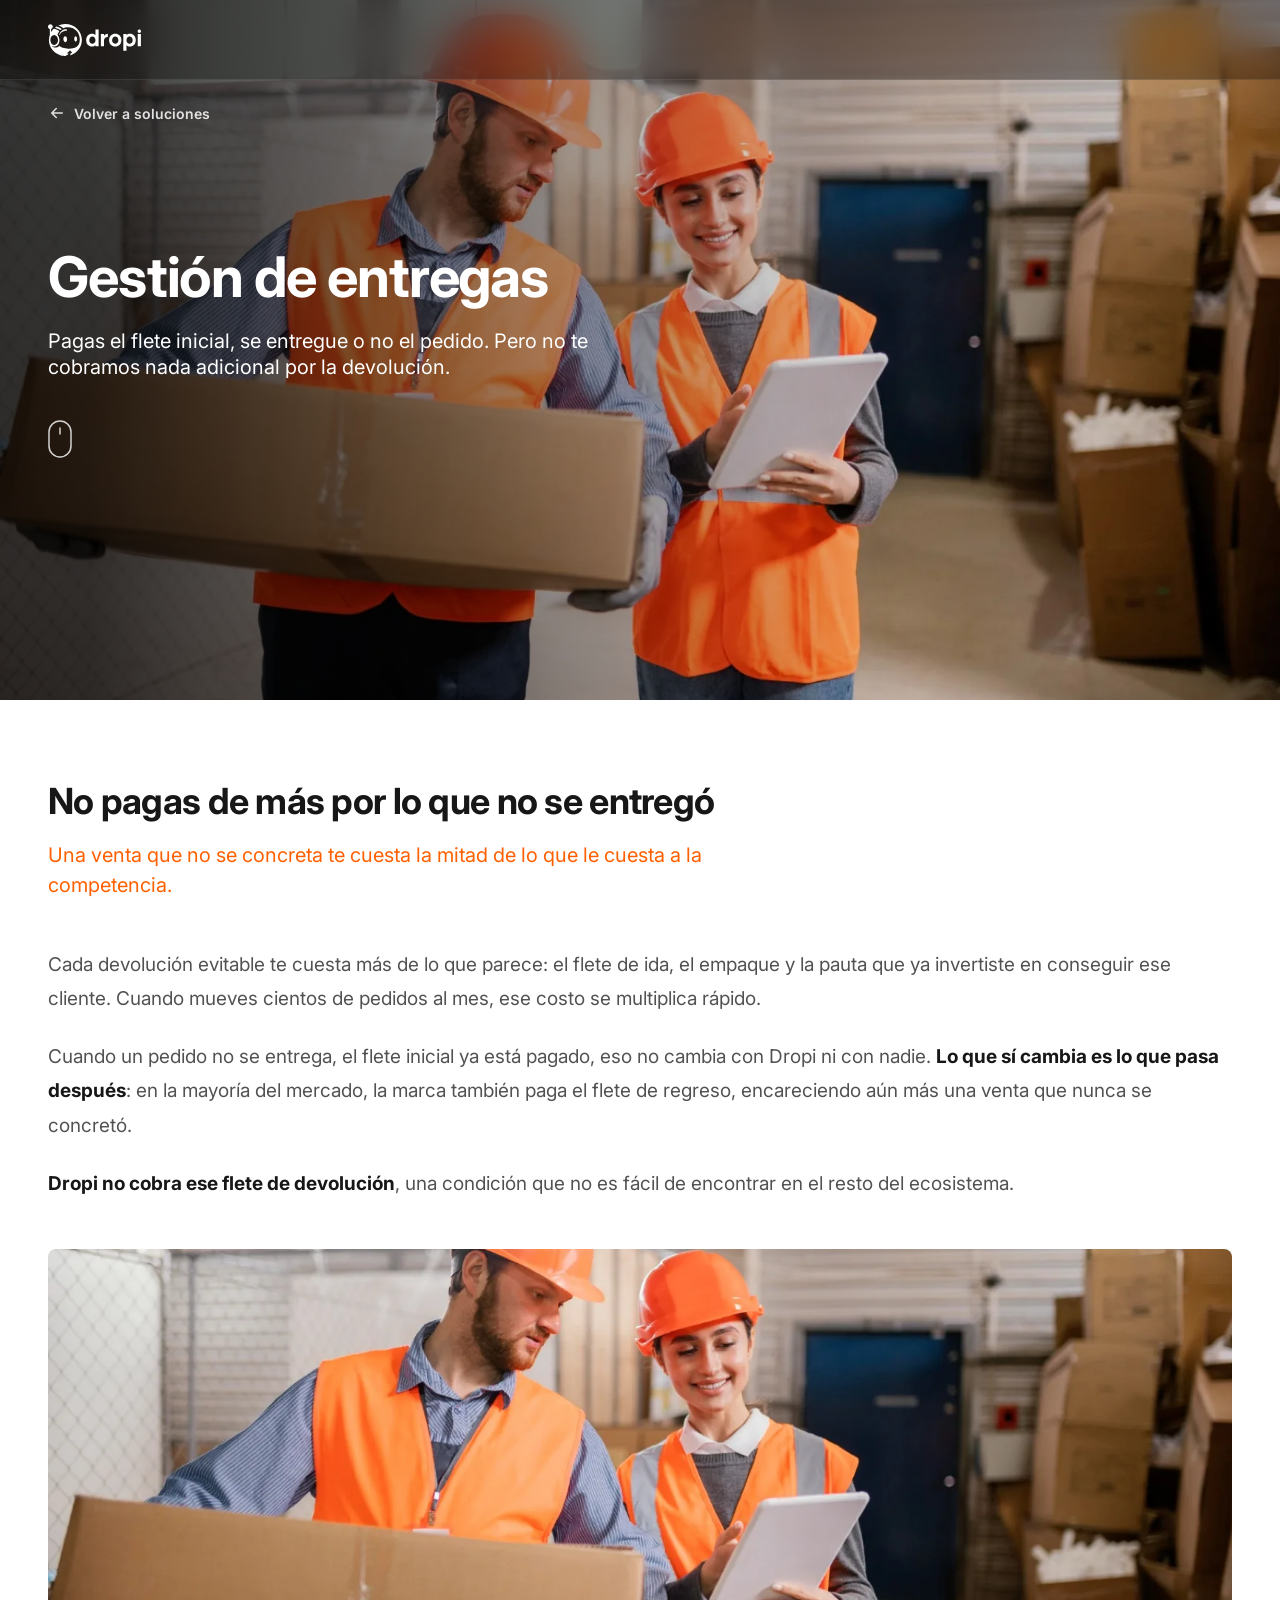
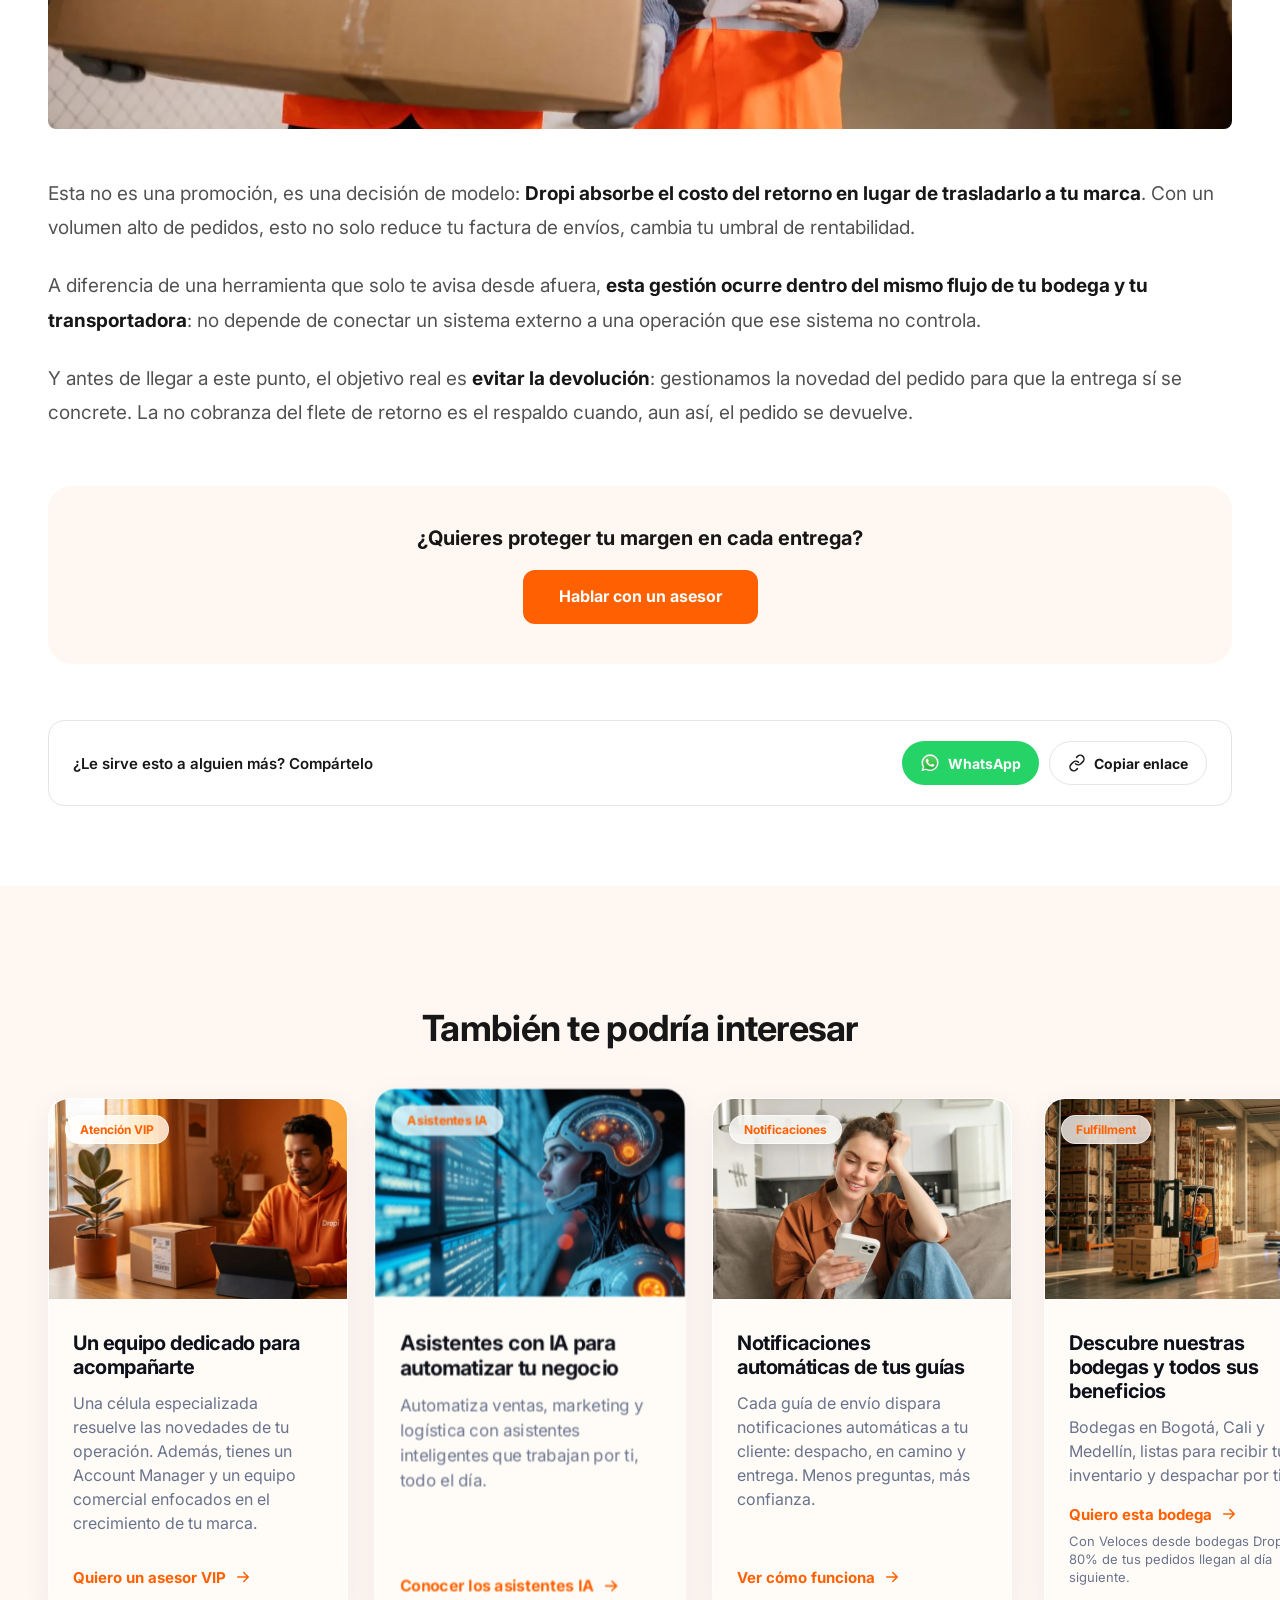
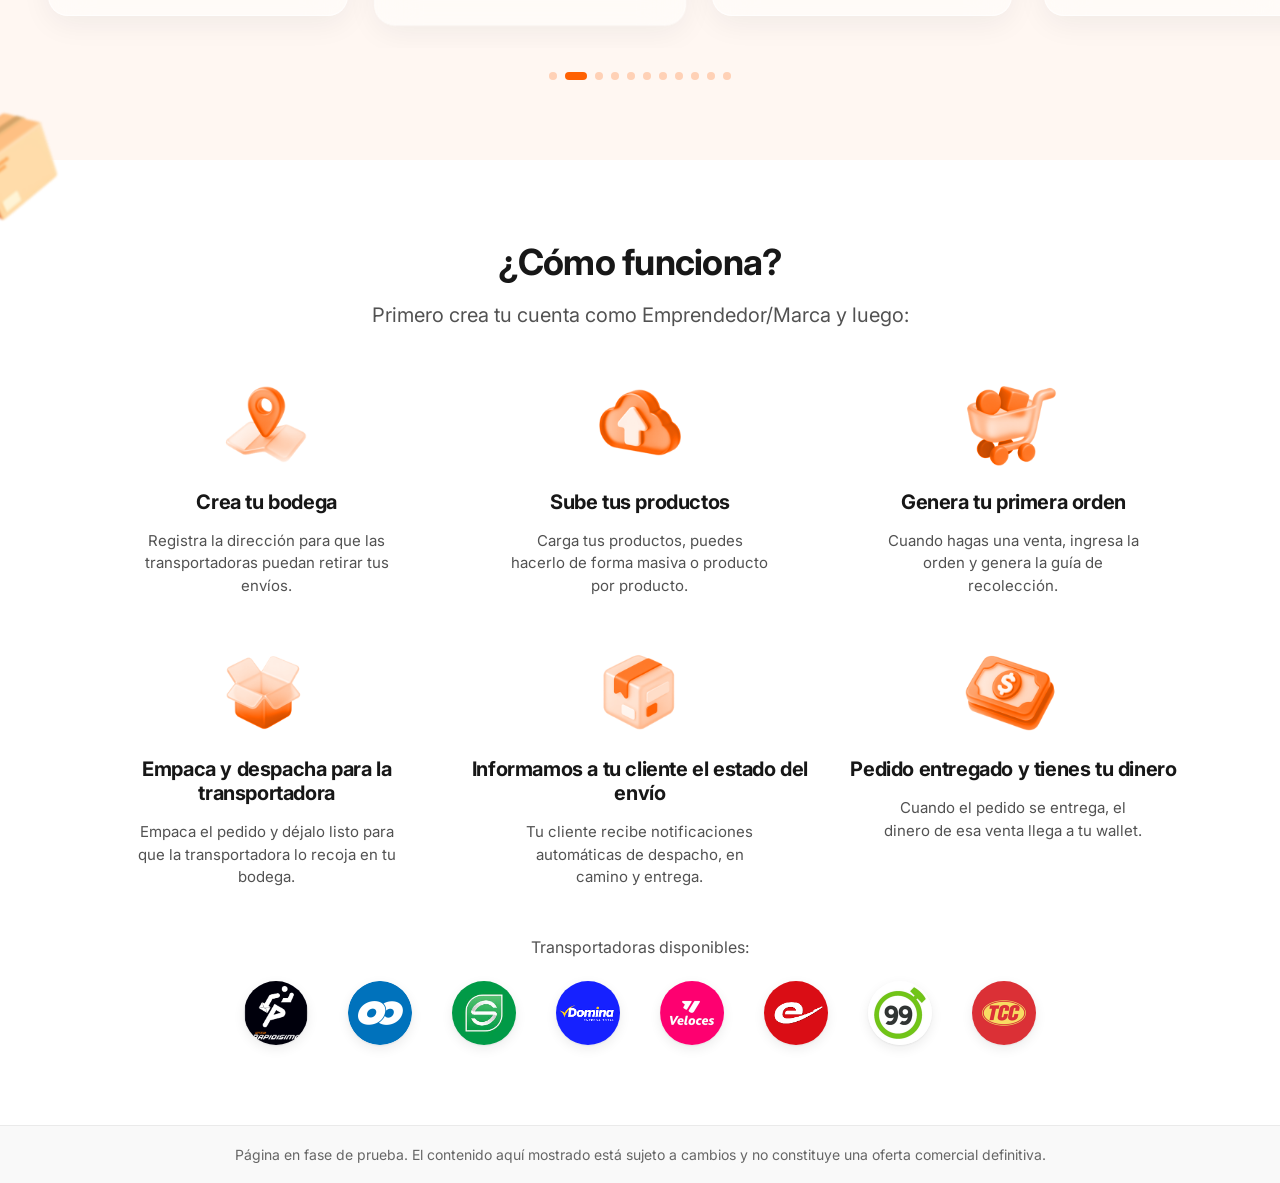
<file: gestion-de-entregas.html>
<!DOCTYPE html>
<html lang="es">
<head>
<!-- Google tag (gtag.js) -->
<script async src="https://www.googletagmanager.com/gtag/js?id=G-R11EZ46QFP"></script>
<script>
  window.dataLayer = window.dataLayer || [];
  function gtag(){dataLayer.push(arguments);}
  gtag('js', new Date());

  gtag('config', 'G-R11EZ46QFP');
</script>

<meta charset="UTF-8" />
<meta name="viewport" content="width=device-width, initial-scale=1.0" />
<link rel="icon" type="image/svg+xml" href="assets/icons/favicon.svg" />
<title>Gestión de entregas: no pagas de más | Dropi</title>
<meta name="description" content="No te cobramos flete de devolución. Conoce cómo Dropi protege tu margen en cada entrega fallida." />
<link rel="preconnect" href="https://fonts.googleapis.com">
<link rel="preconnect" href="https://fonts.gstatic.com" crossorigin>
<link href="https://fonts.googleapis.com/css2?family=Inter:ital,wght@0,400;0,500;0,600;0,700&display=swap" rel="stylesheet">
<link rel="stylesheet" href="css/styles.css">
</head>
<body>

<header class="site-header site-header--overlay" id="site-header">
  <div class="container header-inner">
    <a href="index.html#hero" class="logo">
      <img src="assets/icons/logo-dropi.svg" alt="Dropi" width="108" height="37" />
    </a>
  </div>
</header>

<main>
  <section class="service-hero" style="background-image: image-set(url('assets/images/service2-gestion-entregas.webp') type('image/webp'), url('assets/images/service2-gestion-entregas.jpg') type('image/jpeg'));">
    <div class="service-hero-overlay" aria-hidden="true"></div>
    <div class="container service-hero-inner">
      <div class="service-hero-content" data-solution-badge="Gestión de entregas">
        <a href="index.html?solutions=Gesti%C3%B3n+de+entregas" class="service-back-link">
          <svg class="service-back-icon" viewBox="0 0 24 24" fill="none" aria-hidden="true"><path d="M19 12H5M11 6l-6 6 6 6" stroke="currentColor" stroke-width="2" stroke-linecap="round" stroke-linejoin="round"/></svg>
          Volver a soluciones
        </a>
        <span class="service-recommended-pill" id="service-recommended-pill" hidden>Recomendado para ti</span>
        <h1>Gestión de entregas</h1>
        <p>Pagas el flete inicial, se entregue o no el pedido. Pero no te cobramos nada adicional por la devolución.</p>
        <button type="button" class="service-scroll-hint" id="service-scroll-hint" aria-label="Desplázate para ver más">
          <svg class="service-scroll-hint-icon service-scroll-hint-icon--mouse" viewBox="0 0 24 38" fill="none" aria-hidden="true">
            <rect x="1" y="1" width="22" height="36" rx="11" stroke="currentColor" stroke-width="1.5"/>
            <line class="service-scroll-hint-wheel" x1="12" y1="8" x2="12" y2="14" stroke="currentColor" stroke-width="1.5" stroke-linecap="round"/>
          </svg>
          <svg class="service-scroll-hint-icon service-scroll-hint-icon--tap" viewBox="0 0 24 24" fill="none" aria-hidden="true">
            <circle class="service-scroll-hint-ring" cx="12" cy="12" r="3" stroke="currentColor" stroke-width="1.5"/>
            <circle class="service-scroll-hint-ring service-scroll-hint-ring--2" cx="12" cy="12" r="3" stroke="currentColor" stroke-width="1.5"/>
          </svg>
        </button>
      </div>
    </div>
  </section>

  <section class="service-section">
    <div class="container service-section-heading">
      <h2>No pagas de más por lo que no se entregó</h2>
      <p>Una venta que no se concreta te cuesta la mitad de lo que le cuesta a la competencia.</p>
    </div>

    <div class="container service-body">
      <div class="service-copy">
        <p>Cada devolución evitable te cuesta más de lo que parece: el flete de ida, el empaque y la pauta que ya invertiste en conseguir ese cliente. Cuando mueves cientos de pedidos al mes, ese costo se multiplica rápido.</p>
        <p>Cuando un pedido no se entrega, el flete inicial ya está pagado, eso no cambia con Dropi ni con nadie. <strong>Lo que sí cambia es lo que pasa después</strong>: en la mayoría del mercado, la marca también paga el flete de regreso, encareciendo aún más una venta que nunca se concretó.</p>
        <p><strong>Dropi no cobra ese flete de devolución</strong>, una condición que no es fácil de encontrar en el resto del ecosistema.</p>
      </div>

      <div class="service-image-wrap">
        <picture>
          <source srcset="assets/images/service2-gestion-entregas.webp" type="image/webp" />
          <img class="service-image" src="assets/images/service2-gestion-entregas.jpg" alt="Equipo de bodega verificando un pedido antes del despacho" loading="lazy" />
        </picture>
      </div>

      <div class="service-copy">
        <p>Esta no es una promoción, es una decisión de modelo: <strong>Dropi absorbe el costo del retorno en lugar de trasladarlo a tu marca</strong>. Con un volumen alto de pedidos, esto no solo reduce tu factura de envíos, cambia tu umbral de rentabilidad.</p>
        <p>A diferencia de una herramienta que solo te avisa desde afuera, <strong>esta gestión ocurre dentro del mismo flujo de tu bodega y tu transportadora</strong>: no depende de conectar un sistema externo a una operación que ese sistema no controla.</p>
        <p>Y antes de llegar a este punto, el objetivo real es <strong>evitar la devolución</strong>: gestionamos la novedad del pedido para que la entrega sí se concrete. La no cobranza del flete de retorno es el respaldo cuando, aun así, el pedido se devuelve.</p>
      </div>

      <div class="service-cta">
        <p class="service-cta-title">¿Quieres proteger tu margen en cada entrega?</p>
        <a href="index.html?interest=Gesti%C3%B3n+de+entregas#registro" class="btn btn-primary btn-lg">Hablar con un asesor</a>
      </div>

      <div class="service-share">
        <p class="service-share-label">¿Le sirve esto a alguien más? Compártelo</p>
        <div class="service-share-actions">
          <a class="service-share-btn service-share-btn--whatsapp" id="service-share-whatsapp" target="_blank" rel="noopener">
            <img src="assets/images/whatsapp-icon.png" alt="" width="20" height="20" loading="lazy" />
            WhatsApp
          </a>
          <button type="button" class="service-share-btn service-share-btn--copy" id="service-share-copy">
            <span class="service-share-btn-icons">
              <svg class="service-share-icon service-share-icon--link" viewBox="0 0 24 24" fill="none" aria-hidden="true"><path d="M10 13a5 5 0 0 0 7.07 0l2.83-2.83a5 5 0 0 0-7.07-7.07L11.5 4.5" stroke="currentColor" stroke-width="2" stroke-linecap="round" stroke-linejoin="round"/><path d="M14 11a5 5 0 0 0-7.07 0L4.1 13.83a5 5 0 0 0 7.07 7.07l1.36-1.36" stroke="currentColor" stroke-width="2" stroke-linecap="round" stroke-linejoin="round"/></svg>
              <svg class="service-share-icon service-share-icon--check" viewBox="0 0 24 24" fill="none" aria-hidden="true"><path d="M5 13l4 4L19 7" stroke="currentColor" stroke-width="2" stroke-linecap="round" stroke-linejoin="round"/></svg>
            </span>
            <span class="service-share-btn-text">Copiar enlace</span>
          </button>
        </div>
      </div>
    </div>
  </section>

  <section class="solutions-section" id="servicios">
    <div class="solutions-heading-wrap">
      <div class="section-heading solutions-heading">
        <h2>También te podría interesar</h2>
      </div>
    </div>

    <div class="solutions-body">
      <div class="solutions-scroll" id="solutions-scroll">
        <div class="solutions-scroll-spacer" aria-hidden="true"></div>
        <article class="solution-card">
          <div class="solution-card-image">
            <picture>
              <source srcset="assets/images/service2-atencion-vip-placeholder.webp" type="image/webp" />
              <img src="assets/images/service2-atencion-vip-placeholder.jpg" alt="" loading="lazy" />
            </picture>
            <span class="solution-card-badge">Atención VIP</span>
          </div>
          <span class="solution-card-recommended" hidden>Recomendado para ti</span>
          <div class="solution-card-body">
            <h3>Un equipo dedicado para acompañarte</h3>
            <p class="solution-card-desc">Una célula especializada resuelve las novedades de tu operación. Además, tienes un Account Manager y un equipo comercial enfocados en el crecimiento de tu marca.</p>
            <div class="solution-card-cta">
              <a href="atencion-vip.html" class="solution-card-link">
                Quiero un asesor VIP
                <svg class="solution-card-link-arrow" viewBox="0 0 24 24" fill="none" aria-hidden="true"><path d="M5 12h14M13 6l6 6-6 6" stroke="currentColor" stroke-width="2" stroke-linecap="round" stroke-linejoin="round"/></svg>
              </a>
            </div>
          </div>
        </article>

        <article class="solution-card">
          <div class="solution-card-image">
            <picture>
              <source srcset="assets/images/service2-asistentes-ia.webp" type="image/webp" />
              <img src="assets/images/service2-asistentes-ia.jpg" alt="" loading="lazy" />
            </picture>
            <span class="solution-card-badge">Asistentes IA</span>
          </div>
          <span class="solution-card-recommended" hidden>Recomendado para ti</span>
          <div class="solution-card-body">
            <h3>Asistentes con IA para automatizar tu negocio</h3>
            <p class="solution-card-desc">Automatiza ventas, marketing y logística con asistentes inteligentes que trabajan por ti, todo el día.</p>
            <div class="solution-card-cta">
              <a href="asistentes-ia.html" class="solution-card-link">
                Conocer los asistentes IA
                <svg class="solution-card-link-arrow" viewBox="0 0 24 24" fill="none" aria-hidden="true"><path d="M5 12h14M13 6l6 6-6 6" stroke="currentColor" stroke-width="2" stroke-linecap="round" stroke-linejoin="round"/></svg>
              </a>
            </div>
          </div>
        </article>

        <article class="solution-card">
          <div class="solution-card-image">
            <picture>
              <source srcset="assets/images/service2-notificaciones.webp" type="image/webp" />
              <img src="assets/images/service2-notificaciones.jpg" alt="" loading="lazy" />
            </picture>
            <span class="solution-card-badge">Notificaciones</span>
          </div>
          <span class="solution-card-recommended" hidden>Recomendado para ti</span>
          <div class="solution-card-body">
            <h3>Notificaciones automáticas de tus guías</h3>
            <p class="solution-card-desc">Cada guía de envío dispara notificaciones automáticas a tu cliente: despacho, en camino y entrega. Menos preguntas, más confianza.</p>
            <div class="solution-card-cta">
              <a href="notificaciones.html" class="solution-card-link">
                Ver cómo funciona
                <svg class="solution-card-link-arrow" viewBox="0 0 24 24" fill="none" aria-hidden="true"><path d="M5 12h14M13 6l6 6-6 6" stroke="currentColor" stroke-width="2" stroke-linecap="round" stroke-linejoin="round"/></svg>
              </a>
            </div>
          </div>
        </article>

        <article class="solution-card">
          <div class="solution-card-image">
            <picture>
              <source srcset="assets/images/service2-fullfilment-v2.webp" type="image/webp" />
              <img src="assets/images/service2-fullfilment-v2.jpeg" alt="" loading="lazy" />
            </picture>
            <span class="solution-card-badge">Fulfillment</span>
          </div>
          <span class="solution-card-recommended" hidden>Recomendado para ti</span>
          <div class="solution-card-body">
            <h3>Descubre nuestras bodegas y todos sus beneficios</h3>
            <p class="solution-card-desc">Bodegas en Bogotá, Cali y Medellín, listas para recibir tu inventario y despachar por ti.</p>
            <div class="solution-card-cta">
              <a href="fulfillment.html" class="solution-card-link">
                Quiero esta bodega
                <svg class="solution-card-link-arrow" viewBox="0 0 24 24" fill="none" aria-hidden="true"><path d="M5 12h14M13 6l6 6-6 6" stroke="currentColor" stroke-width="2" stroke-linecap="round" stroke-linejoin="round"/></svg>
              </a>
              <button type="button" class="solution-card-info" aria-label="Más información" aria-expanded="false">
                <svg viewBox="0 0 24 24" fill="none" aria-hidden="true"><circle cx="12" cy="12" r="10" fill="currentColor"/><rect x="11" y="10.5" width="2" height="6.5" rx="1" fill="white"/><circle cx="12" cy="7.4" r="1.4" fill="white"/></svg>
              </button>
              <p class="solution-card-note">Con Veloces desde bodegas Dropi, el 80% de tus pedidos llegan al día siguiente.</p>
            </div>
          </div>
        </article>

        <article class="solution-card">
          <div class="solution-card-image">
            <picture>
              <source srcset="assets/images/service2-wallet-v2.webp" type="image/webp" />
              <img src="assets/images/service2-wallet-v2.jpg" alt="" style="object-position: 50% 20%;" loading="lazy" />
            </picture>
            <span class="solution-card-badge">Wallet</span>
          </div>
          <span class="solution-card-recommended" hidden>Recomendado para ti</span>
          <div class="solution-card-body">
            <h3>Tu dinero, en máximo 24 horas</h3>
            <p class="solution-card-desc">Mientras otros esperan a que la transportadora les pague, Dropi te paga primero. Recibes tu dinero en máximo 24 horas después de la entrega.</p>
            <div class="solution-card-cta">
              <a href="wallet.html" class="solution-card-link">
                Quiero cobrar así
                <svg class="solution-card-link-arrow" viewBox="0 0 24 24" fill="none" aria-hidden="true"><path d="M5 12h14M13 6l6 6-6 6" stroke="currentColor" stroke-width="2" stroke-linecap="round" stroke-linejoin="round"/></svg>
              </a>
              <button type="button" class="solution-card-info" aria-label="Más información" aria-expanded="false">
                <svg viewBox="0 0 24 24" fill="none" aria-hidden="true"><circle cx="12" cy="12" r="10" fill="currentColor"/><rect x="11" y="10.5" width="2" height="6.5" rx="1" fill="white"/><circle cx="12" cy="7.4" r="1.4" fill="white"/></svg>
              </button>
              <p class="solution-card-note">Recaudo diario en tu wallet. Reinvierte hoy lo que vendiste ayer.</p>
            </div>
          </div>
        </article>

        <article class="solution-card">
          <div class="solution-card-image">
            <picture>
              <source srcset="assets/images/service2-api-publica.webp" type="image/webp" />
              <img src="assets/images/service2-api-publica.jpg" alt="" loading="lazy" />
            </picture>
            <span class="solution-card-badge">API Pública</span>
          </div>
          <span class="solution-card-recommended" hidden>Recomendado para ti</span>
          <div class="solution-card-body">
            <h3>Conoce lo que necesitas para conectar con Dropi</h3>
            <p class="solution-card-desc">Crea pedidos, genera guías y consulta el estado de tus envíos directamente desde tus propios sistemas.</p>
            <div class="solution-card-cta">
              <a href="api-publica.html" class="solution-card-link">
                Documentación API
                <svg class="solution-card-link-arrow" viewBox="0 0 24 24" fill="none" aria-hidden="true"><path d="M5 12h14M13 6l6 6-6 6" stroke="currentColor" stroke-width="2" stroke-linecap="round" stroke-linejoin="round"/></svg>
              </a>
            </div>
          </div>
        </article>

        <article class="solution-card">
          <div class="solution-card-image">
            <picture>
              <source srcset="assets/images/service2-metrics.webp" type="image/webp" />
              <img src="assets/images/service2-metrics.jpg" alt="" loading="lazy" />
            </picture>
            <span class="solution-card-badge">Métricas y reportes</span>
          </div>
          <span class="solution-card-recommended" hidden>Recomendado para ti</span>
          <div class="solution-card-body">
            <h3>Cada número de tu operación, en un solo lugar</h3>
            <p class="solution-card-desc">Entrega efectiva, devoluciones, contraentrega, inventario y comunicaciones: todo medido, todo accionable.</p>
            <div class="solution-card-cta">
              <a href="metricas-y-reportes.html" class="solution-card-link">
                Ver mis reportes en vivo
                <svg class="solution-card-link-arrow" viewBox="0 0 24 24" fill="none" aria-hidden="true"><path d="M5 12h14M13 6l6 6-6 6" stroke="currentColor" stroke-width="2" stroke-linecap="round" stroke-linejoin="round"/></svg>
              </a>
            </div>
          </div>
        </article>

        <article class="solution-card">
          <div class="solution-card-image">
            <picture>
              <source srcset="assets/images/service2-huella-digital.webp" type="image/webp" />
              <img src="assets/images/service2-huella-digital.jpg" alt="" loading="lazy" />
            </picture>
            <span class="solution-card-badge">Huella Digital</span>
          </div>
          <span class="solution-card-recommended" hidden>Recomendado para ti</span>
          <div class="solution-card-body">
            <h3>Verifica antes de enviar y evita devoluciones</h3>
            <p class="solution-card-desc">Consulta el historial de cada cliente antes de confirmar el envío y evita devoluciones.</p>
            <div class="solution-card-cta">
              <a href="huella-digital.html" class="solution-card-link">
                Descubrir esta función
                <svg class="solution-card-link-arrow" viewBox="0 0 24 24" fill="none" aria-hidden="true"><path d="M5 12h14M13 6l6 6-6 6" stroke="currentColor" stroke-width="2" stroke-linecap="round" stroke-linejoin="round"/></svg>
              </a>
            </div>
          </div>
        </article>

        <article class="solution-card">
          <div class="solution-card-image">
            <picture>
              <source srcset="assets/images/service2-gestion-entregas.webp" type="image/webp" />
              <img src="assets/images/service2-gestion-entregas.jpg" alt="" loading="lazy" />
            </picture>
            <span class="solution-card-badge">Gestión de entregas</span>
          </div>
          <div class="solution-card-body">
            <h3>No pagas de más por lo que no se entregó</h3>
            <p class="solution-card-desc">Pagas el flete inicial, se entregue o no el pedido. Pero no te cobramos nada adicional por la devolución.</p>
            <div class="solution-card-cta">
              <a href="gestion-de-entregas.html" class="solution-card-link">
                Proteger mi margen
                <svg class="solution-card-link-arrow" viewBox="0 0 24 24" fill="none" aria-hidden="true"><path d="M5 12h14M13 6l6 6-6 6" stroke="currentColor" stroke-width="2" stroke-linecap="round" stroke-linejoin="round"/></svg>
              </a>
              <button type="button" class="solution-card-info" aria-label="Más información" aria-expanded="false">
                <svg viewBox="0 0 24 24" fill="none" aria-hidden="true"><circle cx="12" cy="12" r="10" fill="currentColor"/><rect x="11" y="10.5" width="2" height="6.5" rx="1" fill="white"/><circle cx="12" cy="7.4" r="1.4" fill="white"/></svg>
              </button>
            </div>
          </div>
        </article>

        <article class="solution-card">
          <div class="solution-card-image">
            <picture>
              <source srcset="assets/images/service2-pago-contraentrega.webp" type="image/webp" />
              <img src="assets/images/service2-pago-contraentrega.jpg" alt="" loading="lazy" />
            </picture>
            <span class="solution-card-badge">Pago contra entrega</span>
          </div>
          <span class="solution-card-recommended" hidden>Recomendado para ti</span>
          <div class="solution-card-body">
            <h3>Cierra más ventas con pago contra entrega</h3>
            <p class="solution-card-desc">Ofrece a tus clientes la opción de pagar al recibir su pedido y elimina la principal barrera de compra en e-commerce.</p>
            <div class="solution-card-cta">
              <a href="pago-contraentrega.html" class="solution-card-link">
                Activar esta opción
                <svg class="solution-card-link-arrow" viewBox="0 0 24 24" fill="none" aria-hidden="true"><path d="M5 12h14M13 6l6 6-6 6" stroke="currentColor" stroke-width="2" stroke-linecap="round" stroke-linejoin="round"/></svg>
              </a>
            </div>
          </div>
        </article>

        <article class="solution-card">
          <div class="solution-card-image">
            <picture>
              <source srcset="assets/images/service2-mentorias.webp" type="image/webp" />
              <img src="assets/images/service2-mentorias.jpg" alt="" loading="lazy" />
            </picture>
            <span class="solution-card-badge">Mentorías</span>
          </div>
          <span class="solution-card-recommended" hidden>Recomendado para ti</span>
          <div class="solution-card-body">
            <h3>No vendas a ciegas. Aprende a vender con quien ya lo hizo.</h3>
            <p class="solution-card-desc">Convierte Dropi en el motor logístico de tu marca y crece con datos reales.</p>
            <div class="solution-card-cta">
              <a href="mentorias.html" class="solution-card-link">
                Quiero mi mentoría
                <svg class="solution-card-link-arrow" viewBox="0 0 24 24" fill="none" aria-hidden="true"><path d="M5 12h14M13 6l6 6-6 6" stroke="currentColor" stroke-width="2" stroke-linecap="round" stroke-linejoin="round"/></svg>
              </a>
            </div>
          </div>
        </article>























        <div class="solutions-scroll-spacer solutions-scroll-spacer--end" aria-hidden="true"></div>
      </div>

      <div class="solutions-footer">
        <div class="solutions-dots" id="solutions-dots" role="tablist" aria-label="Navegación de soluciones"></div>
      </div>
    </div>
    <div class="decor-box-float decor-box-float--seam">
      <img class="decor-box" src="assets/images/decor-box.png" alt="" aria-hidden="true" loading="lazy"
        data-parallax-scale data-parallax-shadow
        data-parallax-min-scale="1.05" data-parallax-max-scale="2.1" data-parallax-range="100" />
    </div>
  </section>
    <section class="service-how">
    <div class="container service-how-heading">
      <h2>¿Cómo funciona?</h2>
      <p>Primero crea tu cuenta como Emprendedor/Marca y luego:</p>
    </div>

    <div class="container service-how-grid">
      <div class="service-how-step">
        <div class="service-how-icon">
          <img src="assets/images/icon-map-location.png" alt="" loading="lazy" />
          <div class="service-how-icon-tint"></div>
        </div>
        <h3>Crea tu bodega</h3>
        <p>Registra la dirección para que las transportadoras puedan retirar tus envíos.</p>
      </div>

      <div class="service-how-step">
        <div class="service-how-icon">
          <img src="assets/images/icon-cloud-upload.png" alt="" loading="lazy" />
          <div class="service-how-icon-tint"></div>
        </div>
        <h3>Sube tus productos</h3>
        <p>Carga tus productos, puedes hacerlo de forma masiva o producto por producto.</p>
      </div>

      <div class="service-how-step">
        <div class="service-how-icon">
          <img src="assets/images/icon-shopping-cart.png" alt="" loading="lazy" />
          <div class="service-how-icon-tint"></div>
        </div>
        <h3>Genera tu primera orden</h3>
        <p>Cuando hagas una venta, ingresa la orden y genera la guía de recolección.</p>
      </div>

      <div class="service-how-step">
        <div class="service-how-icon">
          <img src="assets/images/icon-open-box.png" alt="" loading="lazy" />
          <div class="service-how-icon-tint"></div>
        </div>
        <h3>Empaca y despacha para la transportadora</h3>
        <p>Empaca el pedido y déjalo listo para que la transportadora lo recoja en tu bodega.</p>
      </div>

      <div class="service-how-step">
        <div class="service-how-icon">
          <img src="assets/images/icon-package-labels.png" alt="" loading="lazy" />
          <div class="service-how-icon-tint"></div>
        </div>
        <h3>Informamos a tu cliente el estado del envío</h3>
        <p>Tu cliente recibe notificaciones automáticas de despacho, en camino y entrega.</p>
      </div>

      <div class="service-how-step">
        <div class="service-how-icon">
          <img src="assets/images/icon-dollar-stack.png" alt="" loading="lazy" />
          <div class="service-how-icon-tint"></div>
        </div>
        <h3>Pedido entregado y tienes tu dinero</h3>
        <p>Cuando el pedido se entrega, el dinero de esa venta llega a tu wallet.</p>
      </div>
    </div>

    <div class="carriers-section service-how-carriers">
      <div class="container">
        <p class="service-how-carriers-label">Transportadoras disponibles:</p>
        <div class="carrier-logos">
          <img src="assets/images/carrier-interrapidisimo.png" alt="Interrapidísimo" loading="lazy" />
          <img src="assets/images/carrier-coordinadora.png" alt="Coordinadora" loading="lazy" />
          <img src="assets/images/carrier-servientrega.png" alt="Servientrega" loading="lazy" />
          <img src="assets/images/carrier-domina.png" alt="Domina" loading="lazy" />
          <img src="assets/images/carrier-veloces.png" alt="Veloces" loading="lazy" />
          <img src="assets/images/carrier-envia.png" alt="Envía" loading="lazy" />
          <img src="assets/images/carrier-99minutos.png" alt="99 minutos" loading="lazy" />
          <img src="assets/images/carrier-tcc.png" alt="TCC" loading="lazy" />
        </div>
      </div>
    </div>
  </section>

</main>

<footer class="site-footer">
  Página en fase de prueba. El contenido aquí mostrado está sujeto a cambios y no constituye una oferta comercial definitiva.
</footer>


<script type="text/javascript">
    (function(c,l,a,r,i,t,y){
        c[a]=c[a]||function(){(c[a].q=c[a].q||[]).push(arguments)};
        t=l.createElement(r);t.async=1;t.src="https://www.clarity.ms/tag/"+i;
        y=l.getElementsByTagName(r)[0];y.parentNode.insertBefore(t,y);
    })(window, document, "clarity", "script", "ylx4fr9h5b");
</script>
<!-- Meta Pixel Code -->
<script>
!function(f,b,e,v,n,t,s)
{if(f.fbq)return;n=f.fbq=function(){n.callMethod?
n.callMethod.apply(n,arguments):n.queue.push(arguments)};
if(!f._fbq)f._fbq=n;n.push=n;n.loaded=!0;n.version='2.0';
n.queue=[];t=b.createElement(e);t.async=!0;
t.src=v;s=b.getElementsByTagName(e)[0];
s.parentNode.insertBefore(t,s)}(window, document,'script',
'https://connect.facebook.net/en_US/fbevents.js');
fbq('init', '1993505871363238');
fbq('track', 'PageView');
</script>
<noscript><img height="1" width="1" style="display:none"
src="https://www.facebook.com/tr?id=1993505871363238&ev=PageView&noscript=1"
/></noscript>
<!-- End Meta Pixel Code -->
<script>
(function (m, a, z, e) {
  var s, t, u, v;
  try {
    t = m.sessionStorage.getItem('maze-us');
  } catch (err) {}

  if (!t) {
    t = new Date().getTime();
    try {
      m.sessionStorage.setItem('maze-us', t);
    } catch (err) {}
  }
u = document.currentScript || (function () {
    var w = document.getElementsByTagName('script');
    return w[w.length - 1];
  })();
  v = u && u.nonce;

  s = a.createElement('script');
  s.src = z + '?apiKey=' + e;
  s.async = true;
  if (v) s.setAttribute('nonce', v);
  a.getElementsByTagName('head')[0].appendChild(s);
  m.mazeUniversalSnippetApiKey = e;
})(window, document, 'https://snippet.maze.co/maze-universal-loader.js', 'd0000a3-f0c7-4e09-a555-4a538dd6a88e');
</script>
<script src="js/main.js"></script>
</body>
</html>
</file>
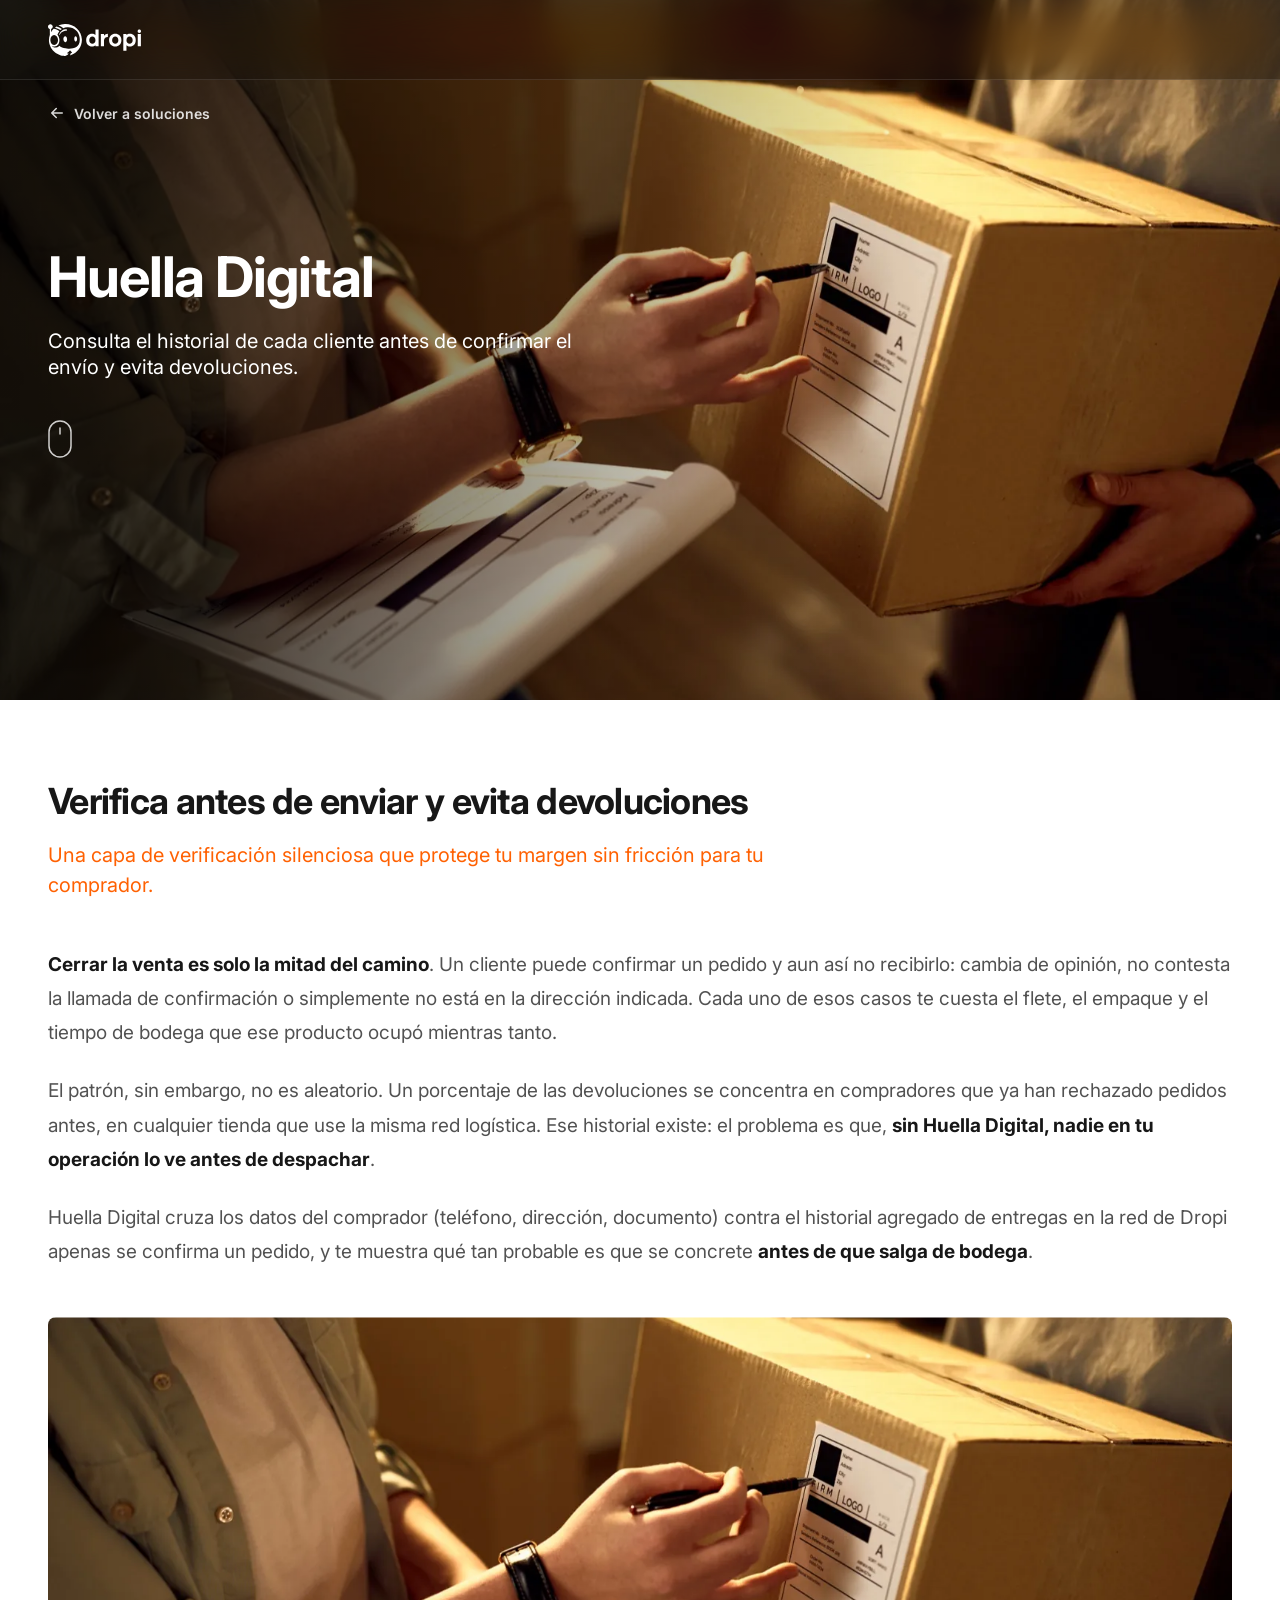
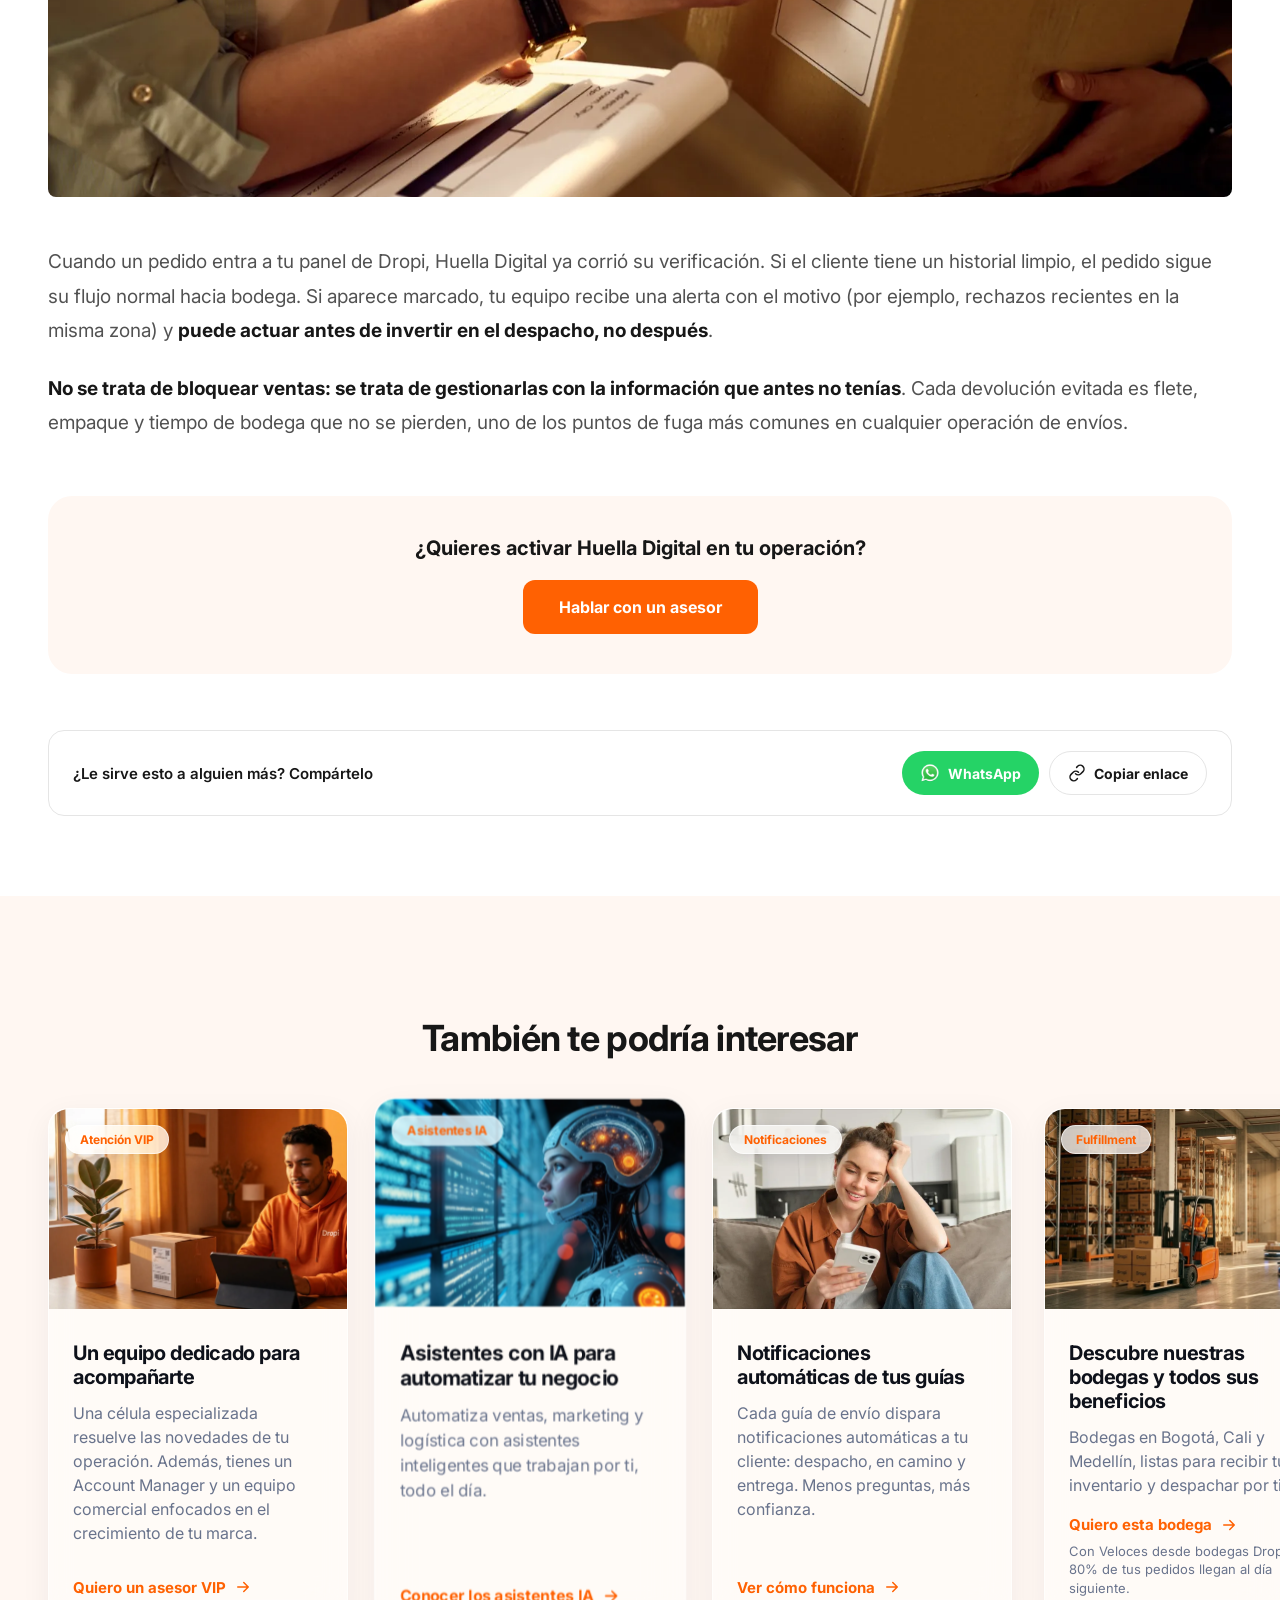
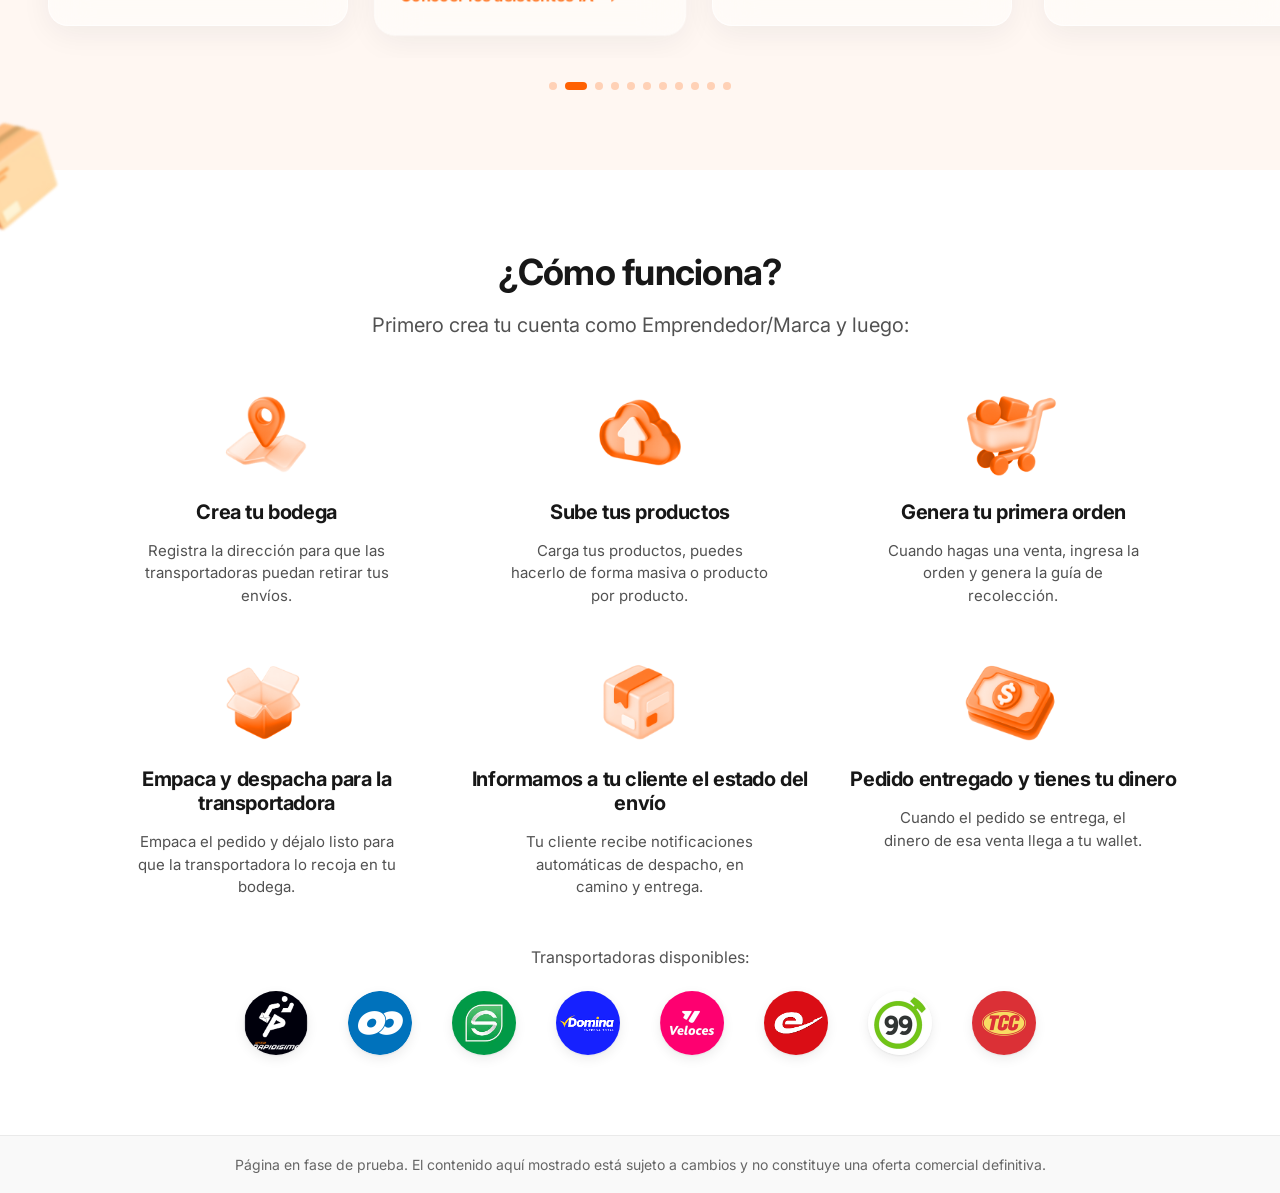
<file: huella-digital.html>
<!DOCTYPE html>
<html lang="es">
<head>
<!-- Google tag (gtag.js) -->
<script async src="https://www.googletagmanager.com/gtag/js?id=G-R11EZ46QFP"></script>
<script>
  window.dataLayer = window.dataLayer || [];
  function gtag(){dataLayer.push(arguments);}
  gtag('js', new Date());

  gtag('config', 'G-R11EZ46QFP');
</script>

<meta charset="UTF-8" />
<meta name="viewport" content="width=device-width, initial-scale=1.0" />
<link rel="icon" type="image/svg+xml" href="assets/icons/favicon.svg" />
<title>Huella Digital: verifica antes de enviar | Dropi</title>
<meta name="description" content="Consulta el historial de cada cliente antes de confirmar el envío y evita devoluciones con Huella Digital, la verificación antifraude de Dropi." />
<link rel="preconnect" href="https://fonts.googleapis.com">
<link rel="preconnect" href="https://fonts.gstatic.com" crossorigin>
<link href="https://fonts.googleapis.com/css2?family=Inter:ital,wght@0,400;0,500;0,600;0,700&display=swap" rel="stylesheet">
<link rel="stylesheet" href="css/styles.css">
</head>
<body>

<header class="site-header site-header--overlay" id="site-header">
  <div class="container header-inner">
    <a href="index.html#hero" class="logo">
      <img src="assets/icons/logo-dropi.svg" alt="Dropi" width="108" height="37" />
    </a>
  </div>
</header>

<main>
  <section class="service-hero" style="background-image: image-set(url('assets/images/service2-huella-digital.webp') type('image/webp'), url('assets/images/service2-huella-digital.jpg') type('image/jpeg'));">
    <div class="service-hero-overlay" aria-hidden="true"></div>
    <div class="container service-hero-inner">
      <div class="service-hero-content" data-solution-badge="Huella Digital">
        <a href="index.html?solutions=Huella+Digital" class="service-back-link">
          <svg class="service-back-icon" viewBox="0 0 24 24" fill="none" aria-hidden="true"><path d="M19 12H5M11 6l-6 6 6 6" stroke="currentColor" stroke-width="2" stroke-linecap="round" stroke-linejoin="round"/></svg>
          Volver a soluciones
        </a>
        <span class="service-recommended-pill" id="service-recommended-pill" hidden>Recomendado para ti</span>
        <h1>Huella Digital</h1>
        <p>Consulta el historial de cada cliente antes de confirmar el envío y evita devoluciones.</p>
        <button type="button" class="service-scroll-hint" id="service-scroll-hint" aria-label="Desplázate para ver más">
          <svg class="service-scroll-hint-icon service-scroll-hint-icon--mouse" viewBox="0 0 24 38" fill="none" aria-hidden="true">
            <rect x="1" y="1" width="22" height="36" rx="11" stroke="currentColor" stroke-width="1.5"/>
            <line class="service-scroll-hint-wheel" x1="12" y1="8" x2="12" y2="14" stroke="currentColor" stroke-width="1.5" stroke-linecap="round"/>
          </svg>
          <svg class="service-scroll-hint-icon service-scroll-hint-icon--tap" viewBox="0 0 24 24" fill="none" aria-hidden="true">
            <circle class="service-scroll-hint-ring" cx="12" cy="12" r="3" stroke="currentColor" stroke-width="1.5"/>
            <circle class="service-scroll-hint-ring service-scroll-hint-ring--2" cx="12" cy="12" r="3" stroke="currentColor" stroke-width="1.5"/>
          </svg>
        </button>
      </div>
    </div>
  </section>

  <section class="service-section">
    <div class="container service-section-heading">
      <h2>Verifica antes de enviar y evita devoluciones</h2>
      <p>Una capa de verificación silenciosa que protege tu margen sin fricción para tu comprador.</p>
    </div>

    <div class="container service-body">
      <div class="service-copy">
        <p><strong>Cerrar la venta es solo la mitad del camino</strong>. Un cliente puede confirmar un pedido y aun así no recibirlo: cambia de opinión, no contesta la llamada de confirmación o simplemente no está en la dirección indicada. Cada uno de esos casos te cuesta el flete, el empaque y el tiempo de bodega que ese producto ocupó mientras tanto.</p>
        <p>El patrón, sin embargo, no es aleatorio. Un porcentaje de las devoluciones se concentra en compradores que ya han rechazado pedidos antes, en cualquier tienda que use la misma red logística. Ese historial existe: el problema es que, <strong>sin Huella Digital, nadie en tu operación lo ve antes de despachar</strong>.</p>
        <p>Huella Digital cruza los datos del comprador (teléfono, dirección, documento) contra el historial agregado de entregas en la red de Dropi apenas se confirma un pedido, y te muestra qué tan probable es que se concrete <strong>antes de que salga de bodega</strong>.</p>
      </div>

      <div class="service-image-wrap">
        <picture>
          <source srcset="assets/images/service2-huella-digital.webp" type="image/webp" />
          <img class="service-image" src="assets/images/service2-huella-digital.jpg" alt="Verificación de historial de cliente con Huella Digital de Dropi" loading="lazy" />
        </picture>
      </div>

      <div class="service-copy">
        <p>Cuando un pedido entra a tu panel de Dropi, Huella Digital ya corrió su verificación. Si el cliente tiene un historial limpio, el pedido sigue su flujo normal hacia bodega. Si aparece marcado, tu equipo recibe una alerta con el motivo (por ejemplo, rechazos recientes en la misma zona) y <strong>puede actuar antes de invertir en el despacho, no después</strong>.</p>
        <p><strong>No se trata de bloquear ventas: se trata de gestionarlas con la información que antes no tenías</strong>. Cada devolución evitada es flete, empaque y tiempo de bodega que no se pierden, uno de los puntos de fuga más comunes en cualquier operación de envíos.</p>
      </div>

      <div class="service-cta">
        <p class="service-cta-title">¿Quieres activar Huella Digital en tu operación?</p>
        <a href="index.html?interest=Huella+Digital#registro" class="btn btn-primary btn-lg">Hablar con un asesor</a>
      </div>

      <div class="service-share">
        <p class="service-share-label">¿Le sirve esto a alguien más? Compártelo</p>
        <div class="service-share-actions">
          <a class="service-share-btn service-share-btn--whatsapp" id="service-share-whatsapp" target="_blank" rel="noopener">
            <img src="assets/images/whatsapp-icon.png" alt="" width="20" height="20" loading="lazy" />
            WhatsApp
          </a>
          <button type="button" class="service-share-btn service-share-btn--copy" id="service-share-copy">
            <span class="service-share-btn-icons">
              <svg class="service-share-icon service-share-icon--link" viewBox="0 0 24 24" fill="none" aria-hidden="true"><path d="M10 13a5 5 0 0 0 7.07 0l2.83-2.83a5 5 0 0 0-7.07-7.07L11.5 4.5" stroke="currentColor" stroke-width="2" stroke-linecap="round" stroke-linejoin="round"/><path d="M14 11a5 5 0 0 0-7.07 0L4.1 13.83a5 5 0 0 0 7.07 7.07l1.36-1.36" stroke="currentColor" stroke-width="2" stroke-linecap="round" stroke-linejoin="round"/></svg>
              <svg class="service-share-icon service-share-icon--check" viewBox="0 0 24 24" fill="none" aria-hidden="true"><path d="M5 13l4 4L19 7" stroke="currentColor" stroke-width="2" stroke-linecap="round" stroke-linejoin="round"/></svg>
            </span>
            <span class="service-share-btn-text">Copiar enlace</span>
          </button>
        </div>
      </div>
    </div>
  </section>

  <section class="solutions-section" id="servicios">
    <div class="solutions-heading-wrap">
      <div class="section-heading solutions-heading">
        <h2>También te podría interesar</h2>
      </div>
    </div>

    <div class="solutions-body">
      <div class="solutions-scroll" id="solutions-scroll">
        <div class="solutions-scroll-spacer" aria-hidden="true"></div>
        <article class="solution-card">
          <div class="solution-card-image">
            <picture>
              <source srcset="assets/images/service2-atencion-vip-placeholder.webp" type="image/webp" />
              <img src="assets/images/service2-atencion-vip-placeholder.jpg" alt="" loading="lazy" />
            </picture>
            <span class="solution-card-badge">Atención VIP</span>
          </div>
          <span class="solution-card-recommended" hidden>Recomendado para ti</span>
          <div class="solution-card-body">
            <h3>Un equipo dedicado para acompañarte</h3>
            <p class="solution-card-desc">Una célula especializada resuelve las novedades de tu operación. Además, tienes un Account Manager y un equipo comercial enfocados en el crecimiento de tu marca.</p>
            <div class="solution-card-cta">
              <a href="atencion-vip.html" class="solution-card-link">
                Quiero un asesor VIP
                <svg class="solution-card-link-arrow" viewBox="0 0 24 24" fill="none" aria-hidden="true"><path d="M5 12h14M13 6l6 6-6 6" stroke="currentColor" stroke-width="2" stroke-linecap="round" stroke-linejoin="round"/></svg>
              </a>
            </div>
          </div>
        </article>

        <article class="solution-card">
          <div class="solution-card-image">
            <picture>
              <source srcset="assets/images/service2-asistentes-ia.webp" type="image/webp" />
              <img src="assets/images/service2-asistentes-ia.jpg" alt="" loading="lazy" />
            </picture>
            <span class="solution-card-badge">Asistentes IA</span>
          </div>
          <span class="solution-card-recommended" hidden>Recomendado para ti</span>
          <div class="solution-card-body">
            <h3>Asistentes con IA para automatizar tu negocio</h3>
            <p class="solution-card-desc">Automatiza ventas, marketing y logística con asistentes inteligentes que trabajan por ti, todo el día.</p>
            <div class="solution-card-cta">
              <a href="asistentes-ia.html" class="solution-card-link">
                Conocer los asistentes IA
                <svg class="solution-card-link-arrow" viewBox="0 0 24 24" fill="none" aria-hidden="true"><path d="M5 12h14M13 6l6 6-6 6" stroke="currentColor" stroke-width="2" stroke-linecap="round" stroke-linejoin="round"/></svg>
              </a>
            </div>
          </div>
        </article>

        <article class="solution-card">
          <div class="solution-card-image">
            <picture>
              <source srcset="assets/images/service2-notificaciones.webp" type="image/webp" />
              <img src="assets/images/service2-notificaciones.jpg" alt="" loading="lazy" />
            </picture>
            <span class="solution-card-badge">Notificaciones</span>
          </div>
          <span class="solution-card-recommended" hidden>Recomendado para ti</span>
          <div class="solution-card-body">
            <h3>Notificaciones automáticas de tus guías</h3>
            <p class="solution-card-desc">Cada guía de envío dispara notificaciones automáticas a tu cliente: despacho, en camino y entrega. Menos preguntas, más confianza.</p>
            <div class="solution-card-cta">
              <a href="notificaciones.html" class="solution-card-link">
                Ver cómo funciona
                <svg class="solution-card-link-arrow" viewBox="0 0 24 24" fill="none" aria-hidden="true"><path d="M5 12h14M13 6l6 6-6 6" stroke="currentColor" stroke-width="2" stroke-linecap="round" stroke-linejoin="round"/></svg>
              </a>
            </div>
          </div>
        </article>

        <article class="solution-card">
          <div class="solution-card-image">
            <picture>
              <source srcset="assets/images/service2-fullfilment-v2.webp" type="image/webp" />
              <img src="assets/images/service2-fullfilment-v2.jpeg" alt="" loading="lazy" />
            </picture>
            <span class="solution-card-badge">Fulfillment</span>
          </div>
          <span class="solution-card-recommended" hidden>Recomendado para ti</span>
          <div class="solution-card-body">
            <h3>Descubre nuestras bodegas y todos sus beneficios</h3>
            <p class="solution-card-desc">Bodegas en Bogotá, Cali y Medellín, listas para recibir tu inventario y despachar por ti.</p>
            <div class="solution-card-cta">
              <a href="fulfillment.html" class="solution-card-link">
                Quiero esta bodega
                <svg class="solution-card-link-arrow" viewBox="0 0 24 24" fill="none" aria-hidden="true"><path d="M5 12h14M13 6l6 6-6 6" stroke="currentColor" stroke-width="2" stroke-linecap="round" stroke-linejoin="round"/></svg>
              </a>
              <button type="button" class="solution-card-info" aria-label="Más información" aria-expanded="false">
                <svg viewBox="0 0 24 24" fill="none" aria-hidden="true"><circle cx="12" cy="12" r="10" fill="currentColor"/><rect x="11" y="10.5" width="2" height="6.5" rx="1" fill="white"/><circle cx="12" cy="7.4" r="1.4" fill="white"/></svg>
              </button>
              <p class="solution-card-note">Con Veloces desde bodegas Dropi, el 80% de tus pedidos llegan al día siguiente.</p>
            </div>
          </div>
        </article>

        <article class="solution-card">
          <div class="solution-card-image">
            <picture>
              <source srcset="assets/images/service2-wallet-v2.webp" type="image/webp" />
              <img src="assets/images/service2-wallet-v2.jpg" alt="" style="object-position: 50% 20%;" loading="lazy" />
            </picture>
            <span class="solution-card-badge">Wallet</span>
          </div>
          <span class="solution-card-recommended" hidden>Recomendado para ti</span>
          <div class="solution-card-body">
            <h3>Tu dinero, en máximo 24 horas</h3>
            <p class="solution-card-desc">Mientras otros esperan a que la transportadora les pague, Dropi te paga primero. Recibes tu dinero en máximo 24 horas después de la entrega.</p>
            <div class="solution-card-cta">
              <a href="wallet.html" class="solution-card-link">
                Quiero cobrar así
                <svg class="solution-card-link-arrow" viewBox="0 0 24 24" fill="none" aria-hidden="true"><path d="M5 12h14M13 6l6 6-6 6" stroke="currentColor" stroke-width="2" stroke-linecap="round" stroke-linejoin="round"/></svg>
              </a>
              <button type="button" class="solution-card-info" aria-label="Más información" aria-expanded="false">
                <svg viewBox="0 0 24 24" fill="none" aria-hidden="true"><circle cx="12" cy="12" r="10" fill="currentColor"/><rect x="11" y="10.5" width="2" height="6.5" rx="1" fill="white"/><circle cx="12" cy="7.4" r="1.4" fill="white"/></svg>
              </button>
              <p class="solution-card-note">Recaudo diario en tu wallet. Reinvierte hoy lo que vendiste ayer.</p>
            </div>
          </div>
        </article>

        <article class="solution-card">
          <div class="solution-card-image">
            <picture>
              <source srcset="assets/images/service2-api-publica.webp" type="image/webp" />
              <img src="assets/images/service2-api-publica.jpg" alt="" loading="lazy" />
            </picture>
            <span class="solution-card-badge">API Pública</span>
          </div>
          <span class="solution-card-recommended" hidden>Recomendado para ti</span>
          <div class="solution-card-body">
            <h3>Conoce lo que necesitas para conectar con Dropi</h3>
            <p class="solution-card-desc">Crea pedidos, genera guías y consulta el estado de tus envíos directamente desde tus propios sistemas.</p>
            <div class="solution-card-cta">
              <a href="api-publica.html" class="solution-card-link">
                Documentación API
                <svg class="solution-card-link-arrow" viewBox="0 0 24 24" fill="none" aria-hidden="true"><path d="M5 12h14M13 6l6 6-6 6" stroke="currentColor" stroke-width="2" stroke-linecap="round" stroke-linejoin="round"/></svg>
              </a>
            </div>
          </div>
        </article>

        <article class="solution-card">
          <div class="solution-card-image">
            <picture>
              <source srcset="assets/images/service2-metrics.webp" type="image/webp" />
              <img src="assets/images/service2-metrics.jpg" alt="" loading="lazy" />
            </picture>
            <span class="solution-card-badge">Métricas y reportes</span>
          </div>
          <span class="solution-card-recommended" hidden>Recomendado para ti</span>
          <div class="solution-card-body">
            <h3>Cada número de tu operación, en un solo lugar</h3>
            <p class="solution-card-desc">Entrega efectiva, devoluciones, contraentrega, inventario y comunicaciones: todo medido, todo accionable.</p>
            <div class="solution-card-cta">
              <a href="metricas-y-reportes.html" class="solution-card-link">
                Ver mis reportes en vivo
                <svg class="solution-card-link-arrow" viewBox="0 0 24 24" fill="none" aria-hidden="true"><path d="M5 12h14M13 6l6 6-6 6" stroke="currentColor" stroke-width="2" stroke-linecap="round" stroke-linejoin="round"/></svg>
              </a>
            </div>
          </div>
        </article>

        <article class="solution-card">
          <div class="solution-card-image">
            <picture>
              <source srcset="assets/images/service2-huella-digital.webp" type="image/webp" />
              <img src="assets/images/service2-huella-digital.jpg" alt="" loading="lazy" />
            </picture>
            <span class="solution-card-badge">Huella Digital</span>
          </div>
          <span class="solution-card-recommended" hidden>Recomendado para ti</span>
          <div class="solution-card-body">
            <h3>Verifica antes de enviar y evita devoluciones</h3>
            <p class="solution-card-desc">Consulta el historial de cada cliente antes de confirmar el envío y evita devoluciones.</p>
            <div class="solution-card-cta">
              <a href="huella-digital.html" class="solution-card-link">
                Descubrir esta función
                <svg class="solution-card-link-arrow" viewBox="0 0 24 24" fill="none" aria-hidden="true"><path d="M5 12h14M13 6l6 6-6 6" stroke="currentColor" stroke-width="2" stroke-linecap="round" stroke-linejoin="round"/></svg>
              </a>
            </div>
          </div>
        </article>

        <article class="solution-card">
          <div class="solution-card-image">
            <picture>
              <source srcset="assets/images/service2-gestion-entregas.webp" type="image/webp" />
              <img src="assets/images/service2-gestion-entregas.jpg" alt="" loading="lazy" />
            </picture>
            <span class="solution-card-badge">Gestión de entregas</span>
          </div>
          <div class="solution-card-body">
            <h3>No pagas de más por lo que no se entregó</h3>
            <p class="solution-card-desc">Pagas el flete inicial, se entregue o no el pedido. Pero no te cobramos nada adicional por la devolución.</p>
            <div class="solution-card-cta">
              <a href="gestion-de-entregas.html" class="solution-card-link">
                Proteger mi margen
                <svg class="solution-card-link-arrow" viewBox="0 0 24 24" fill="none" aria-hidden="true"><path d="M5 12h14M13 6l6 6-6 6" stroke="currentColor" stroke-width="2" stroke-linecap="round" stroke-linejoin="round"/></svg>
              </a>
              <button type="button" class="solution-card-info" aria-label="Más información" aria-expanded="false">
                <svg viewBox="0 0 24 24" fill="none" aria-hidden="true"><circle cx="12" cy="12" r="10" fill="currentColor"/><rect x="11" y="10.5" width="2" height="6.5" rx="1" fill="white"/><circle cx="12" cy="7.4" r="1.4" fill="white"/></svg>
              </button>
            </div>
          </div>
        </article>

        <article class="solution-card">
          <div class="solution-card-image">
            <picture>
              <source srcset="assets/images/service2-pago-contraentrega.webp" type="image/webp" />
              <img src="assets/images/service2-pago-contraentrega.jpg" alt="" loading="lazy" />
            </picture>
            <span class="solution-card-badge">Pago contra entrega</span>
          </div>
          <span class="solution-card-recommended" hidden>Recomendado para ti</span>
          <div class="solution-card-body">
            <h3>Cierra más ventas con pago contra entrega</h3>
            <p class="solution-card-desc">Ofrece a tus clientes la opción de pagar al recibir su pedido y elimina la principal barrera de compra en e-commerce.</p>
            <div class="solution-card-cta">
              <a href="pago-contraentrega.html" class="solution-card-link">
                Activar esta opción
                <svg class="solution-card-link-arrow" viewBox="0 0 24 24" fill="none" aria-hidden="true"><path d="M5 12h14M13 6l6 6-6 6" stroke="currentColor" stroke-width="2" stroke-linecap="round" stroke-linejoin="round"/></svg>
              </a>
            </div>
          </div>
        </article>

        <article class="solution-card">
          <div class="solution-card-image">
            <picture>
              <source srcset="assets/images/service2-mentorias.webp" type="image/webp" />
              <img src="assets/images/service2-mentorias.jpg" alt="" loading="lazy" />
            </picture>
            <span class="solution-card-badge">Mentorías</span>
          </div>
          <span class="solution-card-recommended" hidden>Recomendado para ti</span>
          <div class="solution-card-body">
            <h3>No vendas a ciegas. Aprende a vender con quien ya lo hizo.</h3>
            <p class="solution-card-desc">Convierte Dropi en el motor logístico de tu marca y crece con datos reales.</p>
            <div class="solution-card-cta">
              <a href="mentorias.html" class="solution-card-link">
                Quiero mi mentoría
                <svg class="solution-card-link-arrow" viewBox="0 0 24 24" fill="none" aria-hidden="true"><path d="M5 12h14M13 6l6 6-6 6" stroke="currentColor" stroke-width="2" stroke-linecap="round" stroke-linejoin="round"/></svg>
              </a>
            </div>
          </div>
        </article>























        <div class="solutions-scroll-spacer solutions-scroll-spacer--end" aria-hidden="true"></div>
      </div>

      <div class="solutions-footer">
        <div class="solutions-dots" id="solutions-dots" role="tablist" aria-label="Navegación de soluciones"></div>
      </div>
    </div>
    <div class="decor-box-float decor-box-float--seam">
      <img class="decor-box" src="assets/images/decor-box.png" alt="" aria-hidden="true" loading="lazy"
        data-parallax-scale data-parallax-shadow
        data-parallax-min-scale="1.05" data-parallax-max-scale="2.1" data-parallax-range="100" />
    </div>
  </section>
    <section class="service-how">
    <div class="container service-how-heading">
      <h2>¿Cómo funciona?</h2>
      <p>Primero crea tu cuenta como Emprendedor/Marca y luego:</p>
    </div>

    <div class="container service-how-grid">
      <div class="service-how-step">
        <div class="service-how-icon">
          <img src="assets/images/icon-map-location.png" alt="" loading="lazy" />
          <div class="service-how-icon-tint"></div>
        </div>
        <h3>Crea tu bodega</h3>
        <p>Registra la dirección para que las transportadoras puedan retirar tus envíos.</p>
      </div>

      <div class="service-how-step">
        <div class="service-how-icon">
          <img src="assets/images/icon-cloud-upload.png" alt="" loading="lazy" />
          <div class="service-how-icon-tint"></div>
        </div>
        <h3>Sube tus productos</h3>
        <p>Carga tus productos, puedes hacerlo de forma masiva o producto por producto.</p>
      </div>

      <div class="service-how-step">
        <div class="service-how-icon">
          <img src="assets/images/icon-shopping-cart.png" alt="" loading="lazy" />
          <div class="service-how-icon-tint"></div>
        </div>
        <h3>Genera tu primera orden</h3>
        <p>Cuando hagas una venta, ingresa la orden y genera la guía de recolección.</p>
      </div>

      <div class="service-how-step">
        <div class="service-how-icon">
          <img src="assets/images/icon-open-box.png" alt="" loading="lazy" />
          <div class="service-how-icon-tint"></div>
        </div>
        <h3>Empaca y despacha para la transportadora</h3>
        <p>Empaca el pedido y déjalo listo para que la transportadora lo recoja en tu bodega.</p>
      </div>

      <div class="service-how-step">
        <div class="service-how-icon">
          <img src="assets/images/icon-package-labels.png" alt="" loading="lazy" />
          <div class="service-how-icon-tint"></div>
        </div>
        <h3>Informamos a tu cliente el estado del envío</h3>
        <p>Tu cliente recibe notificaciones automáticas de despacho, en camino y entrega.</p>
      </div>

      <div class="service-how-step">
        <div class="service-how-icon">
          <img src="assets/images/icon-dollar-stack.png" alt="" loading="lazy" />
          <div class="service-how-icon-tint"></div>
        </div>
        <h3>Pedido entregado y tienes tu dinero</h3>
        <p>Cuando el pedido se entrega, el dinero de esa venta llega a tu wallet.</p>
      </div>
    </div>

    <div class="carriers-section service-how-carriers">
      <div class="container">
        <p class="service-how-carriers-label">Transportadoras disponibles:</p>
        <div class="carrier-logos">
          <img src="assets/images/carrier-interrapidisimo.png" alt="Interrapidísimo" loading="lazy" />
          <img src="assets/images/carrier-coordinadora.png" alt="Coordinadora" loading="lazy" />
          <img src="assets/images/carrier-servientrega.png" alt="Servientrega" loading="lazy" />
          <img src="assets/images/carrier-domina.png" alt="Domina" loading="lazy" />
          <img src="assets/images/carrier-veloces.png" alt="Veloces" loading="lazy" />
          <img src="assets/images/carrier-envia.png" alt="Envía" loading="lazy" />
          <img src="assets/images/carrier-99minutos.png" alt="99 minutos" loading="lazy" />
          <img src="assets/images/carrier-tcc.png" alt="TCC" loading="lazy" />
        </div>
      </div>
    </div>
  </section>

</main>

<footer class="site-footer">
  Página en fase de prueba. El contenido aquí mostrado está sujeto a cambios y no constituye una oferta comercial definitiva.
</footer>


<script type="text/javascript">
    (function(c,l,a,r,i,t,y){
        c[a]=c[a]||function(){(c[a].q=c[a].q||[]).push(arguments)};
        t=l.createElement(r);t.async=1;t.src="https://www.clarity.ms/tag/"+i;
        y=l.getElementsByTagName(r)[0];y.parentNode.insertBefore(t,y);
    })(window, document, "clarity", "script", "ylx4fr9h5b");
</script>
<!-- Meta Pixel Code -->
<script>
!function(f,b,e,v,n,t,s)
{if(f.fbq)return;n=f.fbq=function(){n.callMethod?
n.callMethod.apply(n,arguments):n.queue.push(arguments)};
if(!f._fbq)f._fbq=n;n.push=n;n.loaded=!0;n.version='2.0';
n.queue=[];t=b.createElement(e);t.async=!0;
t.src=v;s=b.getElementsByTagName(e)[0];
s.parentNode.insertBefore(t,s)}(window, document,'script',
'https://connect.facebook.net/en_US/fbevents.js');
fbq('init', '1993505871363238');
fbq('track', 'PageView');
</script>
<noscript><img height="1" width="1" style="display:none"
src="https://www.facebook.com/tr?id=1993505871363238&ev=PageView&noscript=1"
/></noscript>
<!-- End Meta Pixel Code -->
<script>
(function (m, a, z, e) {
  var s, t, u, v;
  try {
    t = m.sessionStorage.getItem('maze-us');
  } catch (err) {}

  if (!t) {
    t = new Date().getTime();
    try {
      m.sessionStorage.setItem('maze-us', t);
    } catch (err) {}
  }
u = document.currentScript || (function () {
    var w = document.getElementsByTagName('script');
    return w[w.length - 1];
  })();
  v = u && u.nonce;

  s = a.createElement('script');
  s.src = z + '?apiKey=' + e;
  s.async = true;
  if (v) s.setAttribute('nonce', v);
  a.getElementsByTagName('head')[0].appendChild(s);
  m.mazeUniversalSnippetApiKey = e;
})(window, document, 'https://snippet.maze.co/maze-universal-loader.js', 'd0000a3-f0c7-4e09-a555-4a538dd6a88e');
</script>
<script src="js/main.js"></script>
</body>
</html>
</file>
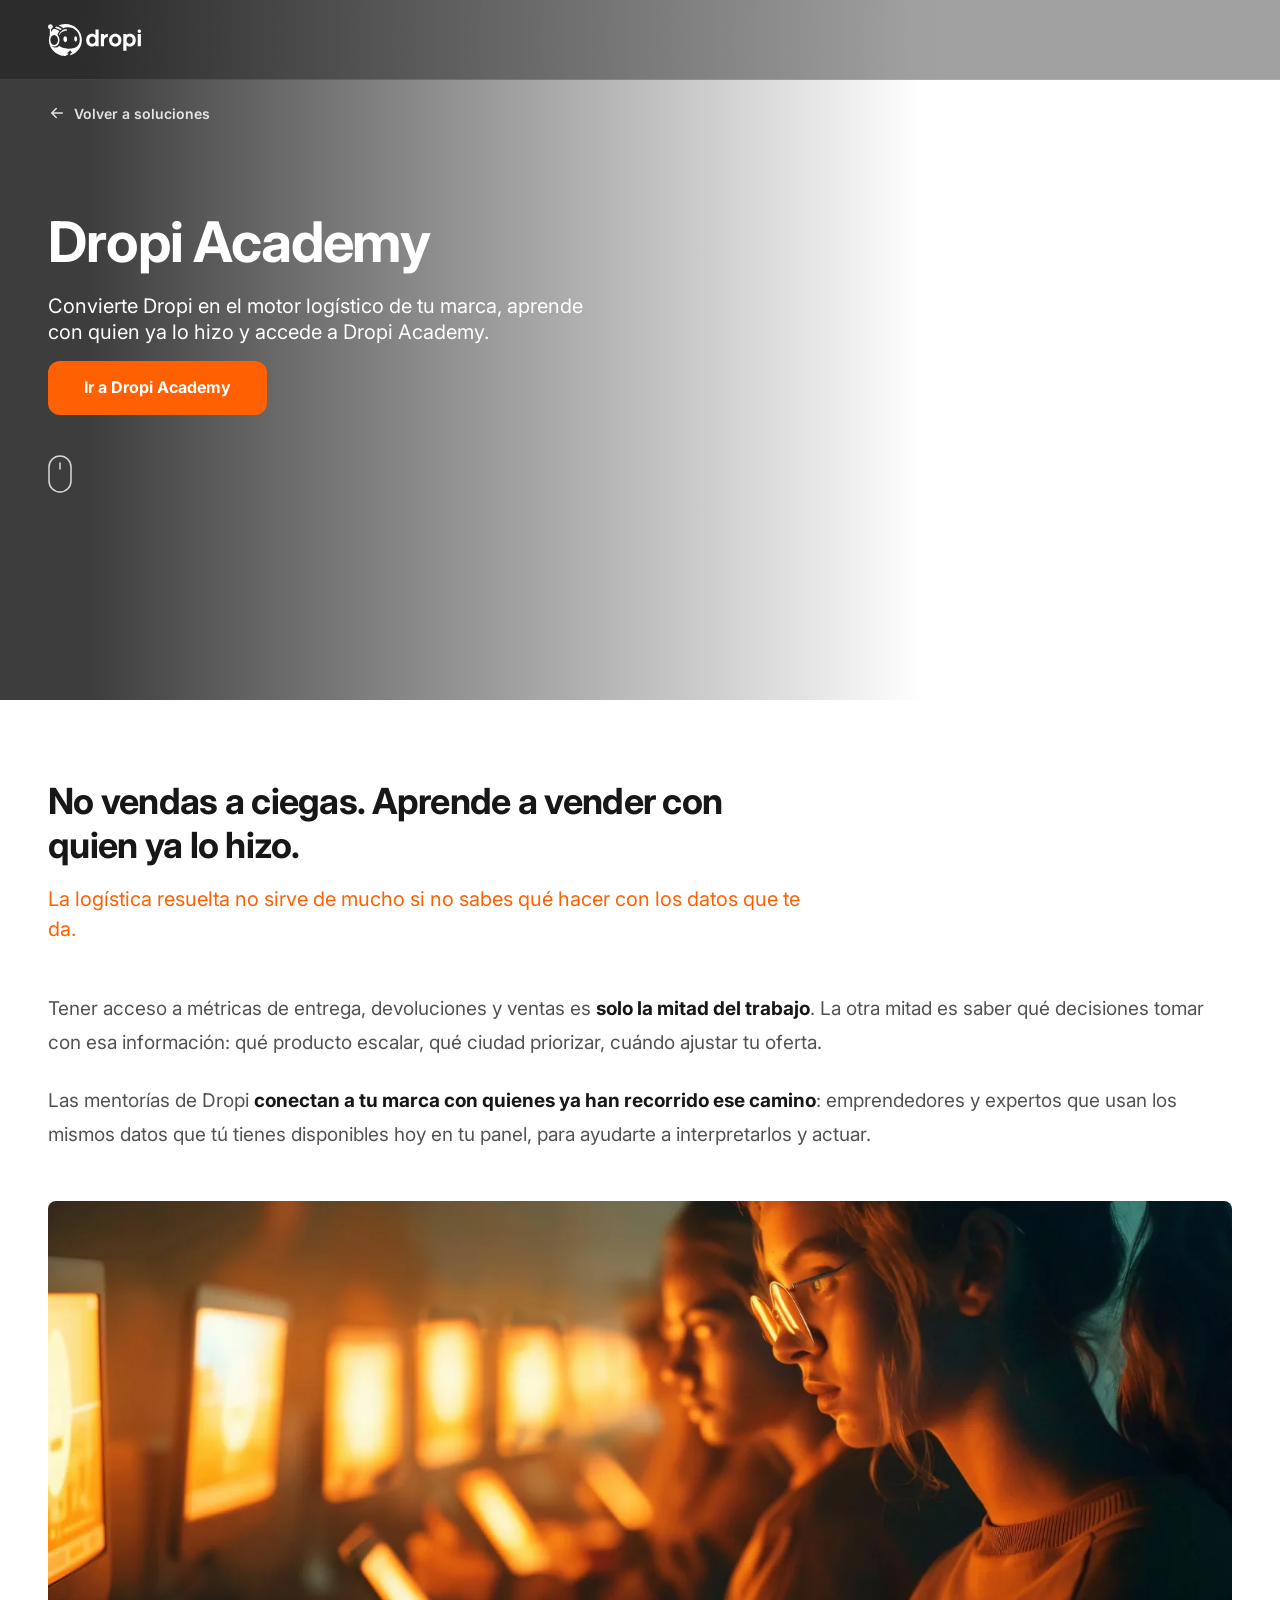
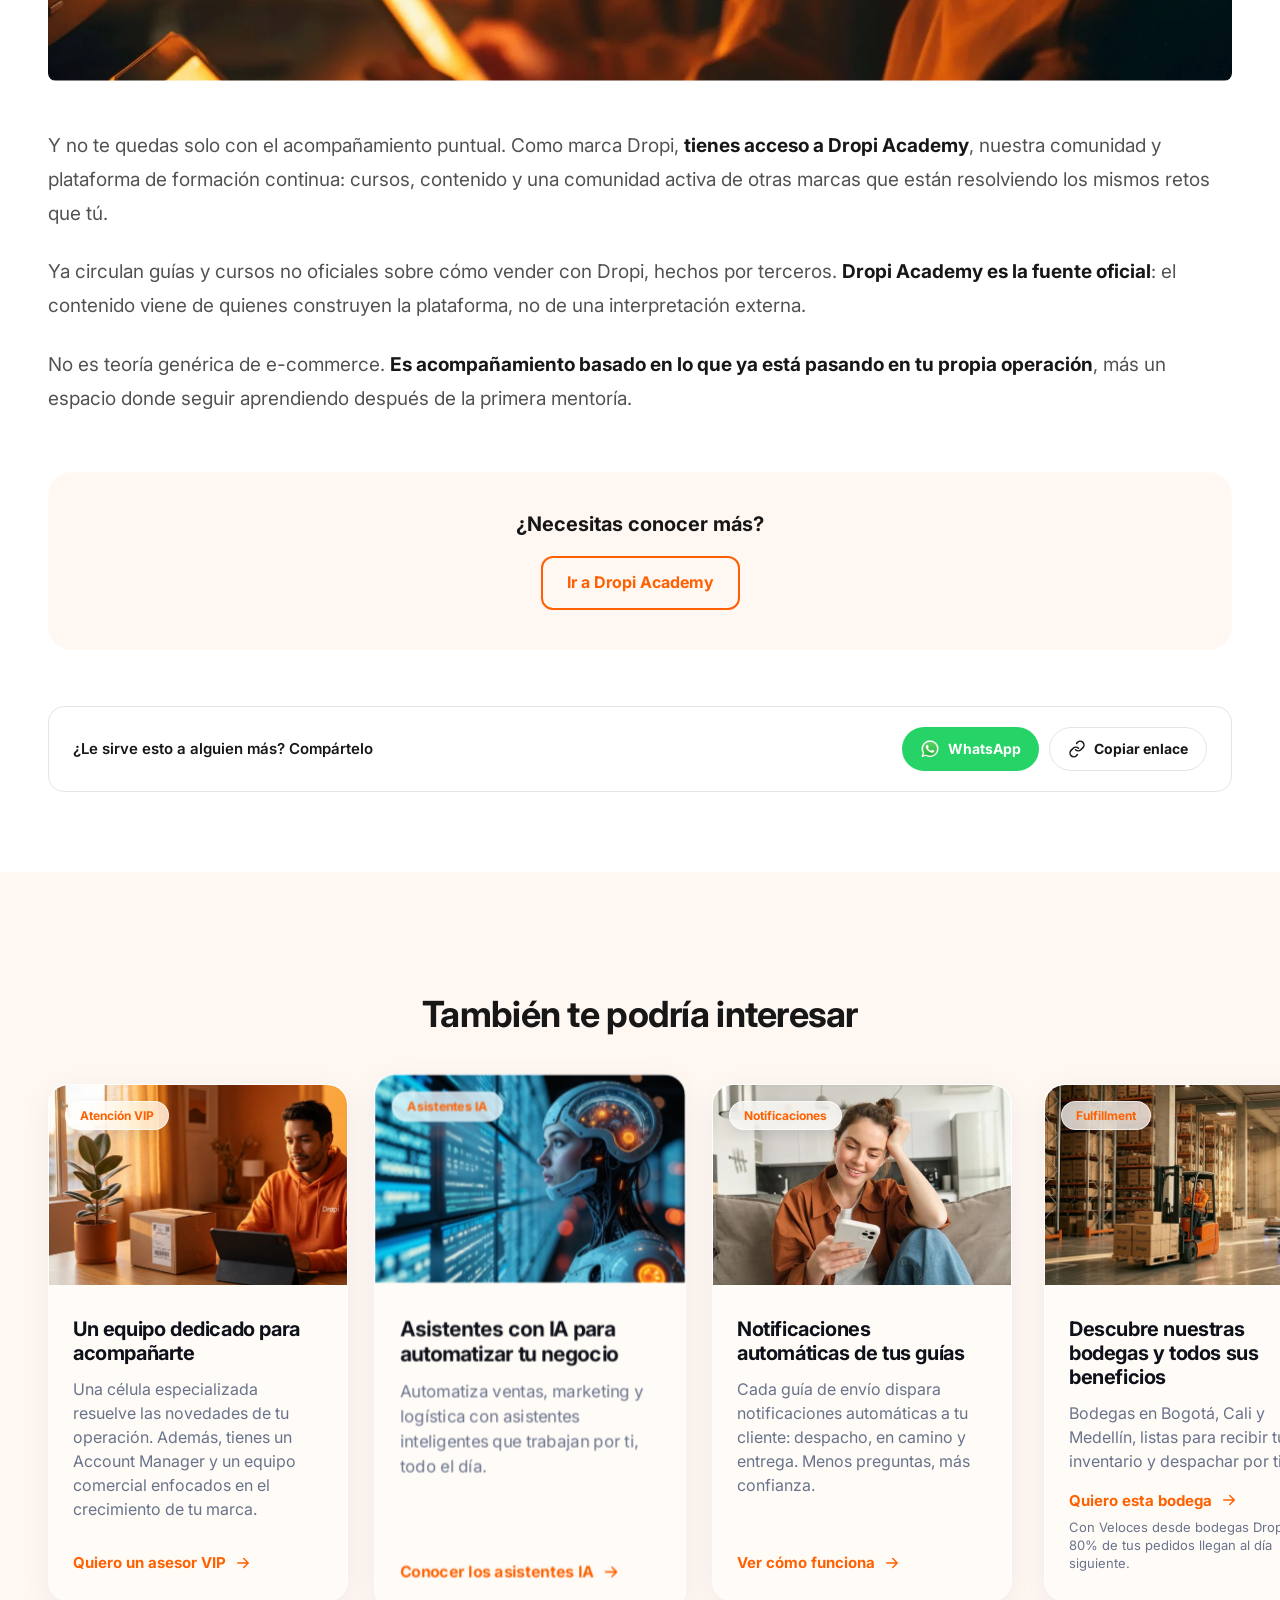
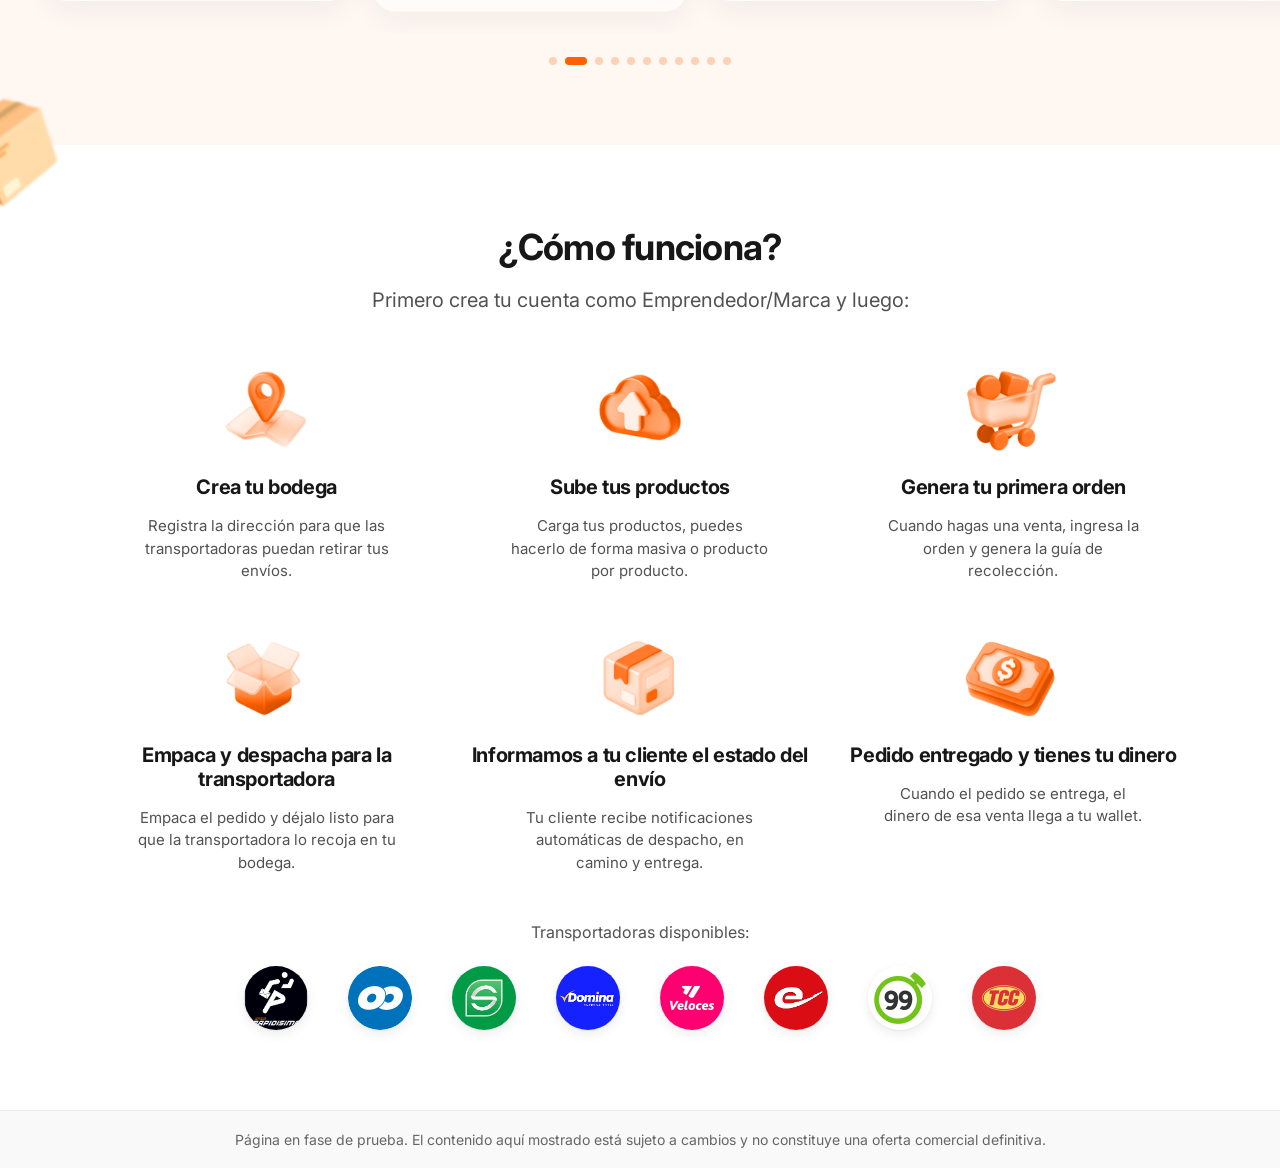
<file: mentorias.html>
<!DOCTYPE html>
<html lang="es">
<head>
<!-- Google tag (gtag.js) -->
<script async src="https://www.googletagmanager.com/gtag/js?id=G-R11EZ46QFP"></script>
<script>
  window.dataLayer = window.dataLayer || [];
  function gtag(){dataLayer.push(arguments);}
  gtag('js', new Date());

  gtag('config', 'G-R11EZ46QFP');
</script>

<meta charset="UTF-8" />
<meta name="viewport" content="width=device-width, initial-scale=1.0" />
<link rel="icon" type="image/svg+xml" href="assets/icons/favicon.svg" />
<title>Mentorías Dropi: aprende de quien ya vende</title>
<meta name="description" content="Convierte Dropi en el motor logístico de tu marca, aprende con datos reales y accede a Dropi Academy." />
<link rel="preconnect" href="https://fonts.googleapis.com">
<link rel="preconnect" href="https://fonts.gstatic.com" crossorigin>
<link href="https://fonts.googleapis.com/css2?family=Inter:ital,wght@0,400;0,500;0,600;0,700&display=swap" rel="stylesheet">
<link rel="stylesheet" href="css/styles.css">
</head>
<body>

<header class="site-header site-header--overlay" id="site-header">
  <div class="container header-inner">
    <a href="index.html#hero" class="logo">
      <img src="assets/icons/logo-dropi.svg" alt="Dropi" width="108" height="37" />
    </a>
  </div>
</header>

<main>
  <section class="service-hero">
    <video class="service-hero-video-embed" id="service-hero-video" src="assets/videos/dropi-academy-hero.mp4" autoplay muted loop playsinline aria-hidden="true"></video>
    <button type="button" class="service-hero-sound-toggle" id="service-hero-sound-toggle" aria-label="Activar sonido" aria-pressed="false">
      <svg class="service-hero-sound-icon service-hero-sound-icon--muted" viewBox="0 0 24 24" fill="none" aria-hidden="true"><path d="M4 9v6h4l5 5V4L8 9H4Z" stroke="currentColor" stroke-width="2" stroke-linecap="round" stroke-linejoin="round"/><path d="M16.5 9.5l5 5m0-5l-5 5" stroke="currentColor" stroke-width="2" stroke-linecap="round"/></svg>
      <svg class="service-hero-sound-icon service-hero-sound-icon--unmuted" viewBox="0 0 24 24" fill="none" aria-hidden="true"><path d="M4 9v6h4l5 5V4L8 9H4Z" stroke="currentColor" stroke-width="2" stroke-linecap="round" stroke-linejoin="round"/><path d="M16 8.5a5 5 0 0 1 0 7M19 6a9 9 0 0 1 0 12" stroke="currentColor" stroke-width="2" stroke-linecap="round"/></svg>
    </button>
    <div class="service-hero-overlay" aria-hidden="true"></div>
    <div class="container service-hero-inner">
      <div class="service-hero-content" data-solution-badge="Mentorías">
        <a href="index.html?solutions=Mentor%C3%ADas" class="service-back-link">
          <svg class="service-back-icon" viewBox="0 0 24 24" fill="none" aria-hidden="true"><path d="M19 12H5M11 6l-6 6 6 6" stroke="currentColor" stroke-width="2" stroke-linecap="round" stroke-linejoin="round"/></svg>
          Volver a soluciones
        </a>
        <span class="service-recommended-pill" id="service-recommended-pill" hidden>Recomendado para ti</span>
        <h1>Dropi Academy</h1>
        <p>Convierte Dropi en el motor logístico de tu marca, aprende con quien ya lo hizo y accede a Dropi Academy.</p>
        <a href="https://academy.dropi.co/communities/groups/dropi-academy-colombia/learning" target="_blank" rel="noopener" class="btn btn-primary btn-lg">Ir a Dropi Academy</a>
        <button type="button" class="service-scroll-hint" id="service-scroll-hint" aria-label="Desplázate para ver más">
          <svg class="service-scroll-hint-icon service-scroll-hint-icon--mouse" viewBox="0 0 24 38" fill="none" aria-hidden="true">
            <rect x="1" y="1" width="22" height="36" rx="11" stroke="currentColor" stroke-width="1.5"/>
            <line class="service-scroll-hint-wheel" x1="12" y1="8" x2="12" y2="14" stroke="currentColor" stroke-width="1.5" stroke-linecap="round"/>
          </svg>
          <svg class="service-scroll-hint-icon service-scroll-hint-icon--tap" viewBox="0 0 24 24" fill="none" aria-hidden="true">
            <circle class="service-scroll-hint-ring" cx="12" cy="12" r="3" stroke="currentColor" stroke-width="1.5"/>
            <circle class="service-scroll-hint-ring service-scroll-hint-ring--2" cx="12" cy="12" r="3" stroke="currentColor" stroke-width="1.5"/>
          </svg>
        </button>
      </div>
    </div>
  </section>

  <section class="service-section">
    <div class="container service-section-heading">
      <h2>No vendas a ciegas. Aprende a vender con quien ya lo hizo.</h2>
      <p>La logística resuelta no sirve de mucho si no sabes qué hacer con los datos que te da.</p>
    </div>

    <div class="container service-body">
      <div class="service-copy">
        <p>Tener acceso a métricas de entrega, devoluciones y ventas es <strong>solo la mitad del trabajo</strong>. La otra mitad es saber qué decisiones tomar con esa información: qué producto escalar, qué ciudad priorizar, cuándo ajustar tu oferta.</p>
        <p>Las mentorías de Dropi <strong>conectan a tu marca con quienes ya han recorrido ese camino</strong>: emprendedores y expertos que usan los mismos datos que tú tienes disponibles hoy en tu panel, para ayudarte a interpretarlos y actuar.</p>
      </div>

      <div class="service-image-wrap">
        <picture>
          <source srcset="assets/images/service2-mentorias.webp" type="image/webp" />
          <img class="service-image" src="assets/images/service2-mentorias.jpg" alt="Mentoría de Dropi Academy enseñando a interpretar métricas de venta" loading="lazy" />
        </picture>
      </div>

      <div class="service-copy">
        <p>Y no te quedas solo con el acompañamiento puntual. Como marca Dropi, <strong>tienes acceso a Dropi Academy</strong>, nuestra comunidad y plataforma de formación continua: cursos, contenido y una comunidad activa de otras marcas que están resolviendo los mismos retos que tú.</p>
        <p>Ya circulan guías y cursos no oficiales sobre cómo vender con Dropi, hechos por terceros. <strong>Dropi Academy es la fuente oficial</strong>: el contenido viene de quienes construyen la plataforma, no de una interpretación externa.</p>
        <p>No es teoría genérica de e-commerce. <strong>Es acompañamiento basado en lo que ya está pasando en tu propia operación</strong>, más un espacio donde seguir aprendiendo después de la primera mentoría.</p>
      </div>

      <div class="service-cta">
        <p class="service-cta-title">¿Necesitas conocer más?</p>
        <a href="https://academy.dropi.co/communities/groups/dropi-academy-colombia/learning" target="_blank" rel="noopener" class="btn btn-outline btn-lg">Ir a Dropi Academy</a>
      </div>

      <div class="service-share">
        <p class="service-share-label">¿Le sirve esto a alguien más? Compártelo</p>
        <div class="service-share-actions">
          <a class="service-share-btn service-share-btn--whatsapp" id="service-share-whatsapp" target="_blank" rel="noopener">
            <img src="assets/images/whatsapp-icon.png" alt="" width="20" height="20" loading="lazy" />
            WhatsApp
          </a>
          <button type="button" class="service-share-btn service-share-btn--copy" id="service-share-copy">
            <span class="service-share-btn-icons">
              <svg class="service-share-icon service-share-icon--link" viewBox="0 0 24 24" fill="none" aria-hidden="true"><path d="M10 13a5 5 0 0 0 7.07 0l2.83-2.83a5 5 0 0 0-7.07-7.07L11.5 4.5" stroke="currentColor" stroke-width="2" stroke-linecap="round" stroke-linejoin="round"/><path d="M14 11a5 5 0 0 0-7.07 0L4.1 13.83a5 5 0 0 0 7.07 7.07l1.36-1.36" stroke="currentColor" stroke-width="2" stroke-linecap="round" stroke-linejoin="round"/></svg>
              <svg class="service-share-icon service-share-icon--check" viewBox="0 0 24 24" fill="none" aria-hidden="true"><path d="M5 13l4 4L19 7" stroke="currentColor" stroke-width="2" stroke-linecap="round" stroke-linejoin="round"/></svg>
            </span>
            <span class="service-share-btn-text">Copiar enlace</span>
          </button>
        </div>
      </div>
    </div>
  </section>

  <section class="solutions-section" id="servicios">
    <div class="solutions-heading-wrap">
      <div class="section-heading solutions-heading">
        <h2>También te podría interesar</h2>
      </div>
    </div>

    <div class="solutions-body">
      <div class="solutions-scroll" id="solutions-scroll">
        <div class="solutions-scroll-spacer" aria-hidden="true"></div>
        <article class="solution-card">
          <div class="solution-card-image">
            <picture>
              <source srcset="assets/images/service2-atencion-vip-placeholder.webp" type="image/webp" />
              <img src="assets/images/service2-atencion-vip-placeholder.jpg" alt="" loading="lazy" />
            </picture>
            <span class="solution-card-badge">Atención VIP</span>
          </div>
          <span class="solution-card-recommended" hidden>Recomendado para ti</span>
          <div class="solution-card-body">
            <h3>Un equipo dedicado para acompañarte</h3>
            <p class="solution-card-desc">Una célula especializada resuelve las novedades de tu operación. Además, tienes un Account Manager y un equipo comercial enfocados en el crecimiento de tu marca.</p>
            <div class="solution-card-cta">
              <a href="atencion-vip.html" class="solution-card-link">
                Quiero un asesor VIP
                <svg class="solution-card-link-arrow" viewBox="0 0 24 24" fill="none" aria-hidden="true"><path d="M5 12h14M13 6l6 6-6 6" stroke="currentColor" stroke-width="2" stroke-linecap="round" stroke-linejoin="round"/></svg>
              </a>
            </div>
          </div>
        </article>

        <article class="solution-card">
          <div class="solution-card-image">
            <picture>
              <source srcset="assets/images/service2-asistentes-ia.webp" type="image/webp" />
              <img src="assets/images/service2-asistentes-ia.jpg" alt="" loading="lazy" />
            </picture>
            <span class="solution-card-badge">Asistentes IA</span>
          </div>
          <span class="solution-card-recommended" hidden>Recomendado para ti</span>
          <div class="solution-card-body">
            <h3>Asistentes con IA para automatizar tu negocio</h3>
            <p class="solution-card-desc">Automatiza ventas, marketing y logística con asistentes inteligentes que trabajan por ti, todo el día.</p>
            <div class="solution-card-cta">
              <a href="asistentes-ia.html" class="solution-card-link">
                Conocer los asistentes IA
                <svg class="solution-card-link-arrow" viewBox="0 0 24 24" fill="none" aria-hidden="true"><path d="M5 12h14M13 6l6 6-6 6" stroke="currentColor" stroke-width="2" stroke-linecap="round" stroke-linejoin="round"/></svg>
              </a>
            </div>
          </div>
        </article>

        <article class="solution-card">
          <div class="solution-card-image">
            <picture>
              <source srcset="assets/images/service2-notificaciones.webp" type="image/webp" />
              <img src="assets/images/service2-notificaciones.jpg" alt="" loading="lazy" />
            </picture>
            <span class="solution-card-badge">Notificaciones</span>
          </div>
          <span class="solution-card-recommended" hidden>Recomendado para ti</span>
          <div class="solution-card-body">
            <h3>Notificaciones automáticas de tus guías</h3>
            <p class="solution-card-desc">Cada guía de envío dispara notificaciones automáticas a tu cliente: despacho, en camino y entrega. Menos preguntas, más confianza.</p>
            <div class="solution-card-cta">
              <a href="notificaciones.html" class="solution-card-link">
                Ver cómo funciona
                <svg class="solution-card-link-arrow" viewBox="0 0 24 24" fill="none" aria-hidden="true"><path d="M5 12h14M13 6l6 6-6 6" stroke="currentColor" stroke-width="2" stroke-linecap="round" stroke-linejoin="round"/></svg>
              </a>
            </div>
          </div>
        </article>

        <article class="solution-card">
          <div class="solution-card-image">
            <picture>
              <source srcset="assets/images/service2-fullfilment-v2.webp" type="image/webp" />
              <img src="assets/images/service2-fullfilment-v2.jpeg" alt="" loading="lazy" />
            </picture>
            <span class="solution-card-badge">Fulfillment</span>
          </div>
          <span class="solution-card-recommended" hidden>Recomendado para ti</span>
          <div class="solution-card-body">
            <h3>Descubre nuestras bodegas y todos sus beneficios</h3>
            <p class="solution-card-desc">Bodegas en Bogotá, Cali y Medellín, listas para recibir tu inventario y despachar por ti.</p>
            <div class="solution-card-cta">
              <a href="fulfillment.html" class="solution-card-link">
                Quiero esta bodega
                <svg class="solution-card-link-arrow" viewBox="0 0 24 24" fill="none" aria-hidden="true"><path d="M5 12h14M13 6l6 6-6 6" stroke="currentColor" stroke-width="2" stroke-linecap="round" stroke-linejoin="round"/></svg>
              </a>
              <button type="button" class="solution-card-info" aria-label="Más información" aria-expanded="false">
                <svg viewBox="0 0 24 24" fill="none" aria-hidden="true"><circle cx="12" cy="12" r="10" fill="currentColor"/><rect x="11" y="10.5" width="2" height="6.5" rx="1" fill="white"/><circle cx="12" cy="7.4" r="1.4" fill="white"/></svg>
              </button>
              <p class="solution-card-note">Con Veloces desde bodegas Dropi, el 80% de tus pedidos llegan al día siguiente.</p>
            </div>
          </div>
        </article>

        <article class="solution-card">
          <div class="solution-card-image">
            <picture>
              <source srcset="assets/images/service2-wallet-v2.webp" type="image/webp" />
              <img src="assets/images/service2-wallet-v2.jpg" alt="" style="object-position: 50% 20%;" loading="lazy" />
            </picture>
            <span class="solution-card-badge">Wallet</span>
          </div>
          <span class="solution-card-recommended" hidden>Recomendado para ti</span>
          <div class="solution-card-body">
            <h3>Tu dinero, en máximo 24 horas</h3>
            <p class="solution-card-desc">Mientras otros esperan a que la transportadora les pague, Dropi te paga primero. Recibes tu dinero en máximo 24 horas después de la entrega.</p>
            <div class="solution-card-cta">
              <a href="wallet.html" class="solution-card-link">
                Quiero cobrar así
                <svg class="solution-card-link-arrow" viewBox="0 0 24 24" fill="none" aria-hidden="true"><path d="M5 12h14M13 6l6 6-6 6" stroke="currentColor" stroke-width="2" stroke-linecap="round" stroke-linejoin="round"/></svg>
              </a>
              <button type="button" class="solution-card-info" aria-label="Más información" aria-expanded="false">
                <svg viewBox="0 0 24 24" fill="none" aria-hidden="true"><circle cx="12" cy="12" r="10" fill="currentColor"/><rect x="11" y="10.5" width="2" height="6.5" rx="1" fill="white"/><circle cx="12" cy="7.4" r="1.4" fill="white"/></svg>
              </button>
              <p class="solution-card-note">Recaudo diario en tu wallet. Reinvierte hoy lo que vendiste ayer.</p>
            </div>
          </div>
        </article>

        <article class="solution-card">
          <div class="solution-card-image">
            <picture>
              <source srcset="assets/images/service2-api-publica.webp" type="image/webp" />
              <img src="assets/images/service2-api-publica.jpg" alt="" loading="lazy" />
            </picture>
            <span class="solution-card-badge">API Pública</span>
          </div>
          <span class="solution-card-recommended" hidden>Recomendado para ti</span>
          <div class="solution-card-body">
            <h3>Conoce lo que necesitas para conectar con Dropi</h3>
            <p class="solution-card-desc">Crea pedidos, genera guías y consulta el estado de tus envíos directamente desde tus propios sistemas.</p>
            <div class="solution-card-cta">
              <a href="api-publica.html" class="solution-card-link">
                Documentación API
                <svg class="solution-card-link-arrow" viewBox="0 0 24 24" fill="none" aria-hidden="true"><path d="M5 12h14M13 6l6 6-6 6" stroke="currentColor" stroke-width="2" stroke-linecap="round" stroke-linejoin="round"/></svg>
              </a>
            </div>
          </div>
        </article>

        <article class="solution-card">
          <div class="solution-card-image">
            <picture>
              <source srcset="assets/images/service2-metrics.webp" type="image/webp" />
              <img src="assets/images/service2-metrics.jpg" alt="" loading="lazy" />
            </picture>
            <span class="solution-card-badge">Métricas y reportes</span>
          </div>
          <span class="solution-card-recommended" hidden>Recomendado para ti</span>
          <div class="solution-card-body">
            <h3>Cada número de tu operación, en un solo lugar</h3>
            <p class="solution-card-desc">Entrega efectiva, devoluciones, contraentrega, inventario y comunicaciones: todo medido, todo accionable.</p>
            <div class="solution-card-cta">
              <a href="metricas-y-reportes.html" class="solution-card-link">
                Ver mis reportes en vivo
                <svg class="solution-card-link-arrow" viewBox="0 0 24 24" fill="none" aria-hidden="true"><path d="M5 12h14M13 6l6 6-6 6" stroke="currentColor" stroke-width="2" stroke-linecap="round" stroke-linejoin="round"/></svg>
              </a>
            </div>
          </div>
        </article>

        <article class="solution-card">
          <div class="solution-card-image">
            <picture>
              <source srcset="assets/images/service2-huella-digital.webp" type="image/webp" />
              <img src="assets/images/service2-huella-digital.jpg" alt="" loading="lazy" />
            </picture>
            <span class="solution-card-badge">Huella Digital</span>
          </div>
          <span class="solution-card-recommended" hidden>Recomendado para ti</span>
          <div class="solution-card-body">
            <h3>Verifica antes de enviar y evita devoluciones</h3>
            <p class="solution-card-desc">Consulta el historial de cada cliente antes de confirmar el envío y evita devoluciones.</p>
            <div class="solution-card-cta">
              <a href="huella-digital.html" class="solution-card-link">
                Descubrir esta función
                <svg class="solution-card-link-arrow" viewBox="0 0 24 24" fill="none" aria-hidden="true"><path d="M5 12h14M13 6l6 6-6 6" stroke="currentColor" stroke-width="2" stroke-linecap="round" stroke-linejoin="round"/></svg>
              </a>
            </div>
          </div>
        </article>

        <article class="solution-card">
          <div class="solution-card-image">
            <picture>
              <source srcset="assets/images/service2-gestion-entregas.webp" type="image/webp" />
              <img src="assets/images/service2-gestion-entregas.jpg" alt="" loading="lazy" />
            </picture>
            <span class="solution-card-badge">Gestión de entregas</span>
          </div>
          <div class="solution-card-body">
            <h3>No pagas de más por lo que no se entregó</h3>
            <p class="solution-card-desc">Pagas el flete inicial, se entregue o no el pedido. Pero no te cobramos nada adicional por la devolución.</p>
            <div class="solution-card-cta">
              <a href="gestion-de-entregas.html" class="solution-card-link">
                Proteger mi margen
                <svg class="solution-card-link-arrow" viewBox="0 0 24 24" fill="none" aria-hidden="true"><path d="M5 12h14M13 6l6 6-6 6" stroke="currentColor" stroke-width="2" stroke-linecap="round" stroke-linejoin="round"/></svg>
              </a>
              <button type="button" class="solution-card-info" aria-label="Más información" aria-expanded="false">
                <svg viewBox="0 0 24 24" fill="none" aria-hidden="true"><circle cx="12" cy="12" r="10" fill="currentColor"/><rect x="11" y="10.5" width="2" height="6.5" rx="1" fill="white"/><circle cx="12" cy="7.4" r="1.4" fill="white"/></svg>
              </button>
            </div>
          </div>
        </article>

        <article class="solution-card">
          <div class="solution-card-image">
            <picture>
              <source srcset="assets/images/service2-pago-contraentrega.webp" type="image/webp" />
              <img src="assets/images/service2-pago-contraentrega.jpg" alt="" loading="lazy" />
            </picture>
            <span class="solution-card-badge">Pago contra entrega</span>
          </div>
          <span class="solution-card-recommended" hidden>Recomendado para ti</span>
          <div class="solution-card-body">
            <h3>Cierra más ventas con pago contra entrega</h3>
            <p class="solution-card-desc">Ofrece a tus clientes la opción de pagar al recibir su pedido y elimina la principal barrera de compra en e-commerce.</p>
            <div class="solution-card-cta">
              <a href="pago-contraentrega.html" class="solution-card-link">
                Activar esta opción
                <svg class="solution-card-link-arrow" viewBox="0 0 24 24" fill="none" aria-hidden="true"><path d="M5 12h14M13 6l6 6-6 6" stroke="currentColor" stroke-width="2" stroke-linecap="round" stroke-linejoin="round"/></svg>
              </a>
            </div>
          </div>
        </article>

        <article class="solution-card">
          <div class="solution-card-image">
            <picture>
              <source srcset="assets/images/service2-mentorias.webp" type="image/webp" />
              <img src="assets/images/service2-mentorias.jpg" alt="" loading="lazy" />
            </picture>
            <span class="solution-card-badge">Mentorías</span>
          </div>
          <span class="solution-card-recommended" hidden>Recomendado para ti</span>
          <div class="solution-card-body">
            <h3>No vendas a ciegas. Aprende a vender con quien ya lo hizo.</h3>
            <p class="solution-card-desc">Convierte Dropi en el motor logístico de tu marca y crece con datos reales.</p>
            <div class="solution-card-cta">
              <a href="mentorias.html" class="solution-card-link">
                Quiero mi mentoría
                <svg class="solution-card-link-arrow" viewBox="0 0 24 24" fill="none" aria-hidden="true"><path d="M5 12h14M13 6l6 6-6 6" stroke="currentColor" stroke-width="2" stroke-linecap="round" stroke-linejoin="round"/></svg>
              </a>
            </div>
          </div>
        </article>























        <div class="solutions-scroll-spacer solutions-scroll-spacer--end" aria-hidden="true"></div>
      </div>

      <div class="solutions-footer">
        <div class="solutions-dots" id="solutions-dots" role="tablist" aria-label="Navegación de soluciones"></div>
      </div>
    </div>
    <div class="decor-box-float decor-box-float--seam">
      <img class="decor-box" src="assets/images/decor-box.png" alt="" aria-hidden="true" loading="lazy"
        data-parallax-scale data-parallax-shadow
        data-parallax-min-scale="1.05" data-parallax-max-scale="2.1" data-parallax-range="100" />
    </div>
  </section>
    <section class="service-how">
    <div class="container service-how-heading">
      <h2>¿Cómo funciona?</h2>
      <p>Primero crea tu cuenta como Emprendedor/Marca y luego:</p>
    </div>

    <div class="container service-how-grid">
      <div class="service-how-step">
        <div class="service-how-icon">
          <img src="assets/images/icon-map-location.png" alt="" loading="lazy" />
          <div class="service-how-icon-tint"></div>
        </div>
        <h3>Crea tu bodega</h3>
        <p>Registra la dirección para que las transportadoras puedan retirar tus envíos.</p>
      </div>

      <div class="service-how-step">
        <div class="service-how-icon">
          <img src="assets/images/icon-cloud-upload.png" alt="" loading="lazy" />
          <div class="service-how-icon-tint"></div>
        </div>
        <h3>Sube tus productos</h3>
        <p>Carga tus productos, puedes hacerlo de forma masiva o producto por producto.</p>
      </div>

      <div class="service-how-step">
        <div class="service-how-icon">
          <img src="assets/images/icon-shopping-cart.png" alt="" loading="lazy" />
          <div class="service-how-icon-tint"></div>
        </div>
        <h3>Genera tu primera orden</h3>
        <p>Cuando hagas una venta, ingresa la orden y genera la guía de recolección.</p>
      </div>

      <div class="service-how-step">
        <div class="service-how-icon">
          <img src="assets/images/icon-open-box.png" alt="" loading="lazy" />
          <div class="service-how-icon-tint"></div>
        </div>
        <h3>Empaca y despacha para la transportadora</h3>
        <p>Empaca el pedido y déjalo listo para que la transportadora lo recoja en tu bodega.</p>
      </div>

      <div class="service-how-step">
        <div class="service-how-icon">
          <img src="assets/images/icon-package-labels.png" alt="" loading="lazy" />
          <div class="service-how-icon-tint"></div>
        </div>
        <h3>Informamos a tu cliente el estado del envío</h3>
        <p>Tu cliente recibe notificaciones automáticas de despacho, en camino y entrega.</p>
      </div>

      <div class="service-how-step">
        <div class="service-how-icon">
          <img src="assets/images/icon-dollar-stack.png" alt="" loading="lazy" />
          <div class="service-how-icon-tint"></div>
        </div>
        <h3>Pedido entregado y tienes tu dinero</h3>
        <p>Cuando el pedido se entrega, el dinero de esa venta llega a tu wallet.</p>
      </div>
    </div>

    <div class="carriers-section service-how-carriers">
      <div class="container">
        <p class="service-how-carriers-label">Transportadoras disponibles:</p>
        <div class="carrier-logos">
          <img src="assets/images/carrier-interrapidisimo.png" alt="Interrapidísimo" loading="lazy" />
          <img src="assets/images/carrier-coordinadora.png" alt="Coordinadora" loading="lazy" />
          <img src="assets/images/carrier-servientrega.png" alt="Servientrega" loading="lazy" />
          <img src="assets/images/carrier-domina.png" alt="Domina" loading="lazy" />
          <img src="assets/images/carrier-veloces.png" alt="Veloces" loading="lazy" />
          <img src="assets/images/carrier-envia.png" alt="Envía" loading="lazy" />
          <img src="assets/images/carrier-99minutos.png" alt="99 minutos" loading="lazy" />
          <img src="assets/images/carrier-tcc.png" alt="TCC" loading="lazy" />
        </div>
      </div>
    </div>
  </section>

</main>

<footer class="site-footer">
  Página en fase de prueba. El contenido aquí mostrado está sujeto a cambios y no constituye una oferta comercial definitiva.
</footer>


<script type="text/javascript">
    (function(c,l,a,r,i,t,y){
        c[a]=c[a]||function(){(c[a].q=c[a].q||[]).push(arguments)};
        t=l.createElement(r);t.async=1;t.src="https://www.clarity.ms/tag/"+i;
        y=l.getElementsByTagName(r)[0];y.parentNode.insertBefore(t,y);
    })(window, document, "clarity", "script", "ylx4fr9h5b");
</script>
<!-- Meta Pixel Code -->
<script>
!function(f,b,e,v,n,t,s)
{if(f.fbq)return;n=f.fbq=function(){n.callMethod?
n.callMethod.apply(n,arguments):n.queue.push(arguments)};
if(!f._fbq)f._fbq=n;n.push=n;n.loaded=!0;n.version='2.0';
n.queue=[];t=b.createElement(e);t.async=!0;
t.src=v;s=b.getElementsByTagName(e)[0];
s.parentNode.insertBefore(t,s)}(window, document,'script',
'https://connect.facebook.net/en_US/fbevents.js');
fbq('init', '1993505871363238');
fbq('track', 'PageView');
</script>
<noscript><img height="1" width="1" style="display:none"
src="https://www.facebook.com/tr?id=1993505871363238&ev=PageView&noscript=1"
/></noscript>
<!-- End Meta Pixel Code -->
<script>
(function (m, a, z, e) {
  var s, t, u, v;
  try {
    t = m.sessionStorage.getItem('maze-us');
  } catch (err) {}

  if (!t) {
    t = new Date().getTime();
    try {
      m.sessionStorage.setItem('maze-us', t);
    } catch (err) {}
  }
u = document.currentScript || (function () {
    var w = document.getElementsByTagName('script');
    return w[w.length - 1];
  })();
  v = u && u.nonce;

  s = a.createElement('script');
  s.src = z + '?apiKey=' + e;
  s.async = true;
  if (v) s.setAttribute('nonce', v);
  a.getElementsByTagName('head')[0].appendChild(s);
  m.mazeUniversalSnippetApiKey = e;
})(window, document, 'https://snippet.maze.co/maze-universal-loader.js', 'd0000a3-f0c7-4e09-a555-4a538dd6a88e');
</script>
<script src="js/main.js"></script>
</body>
</html>
</file>
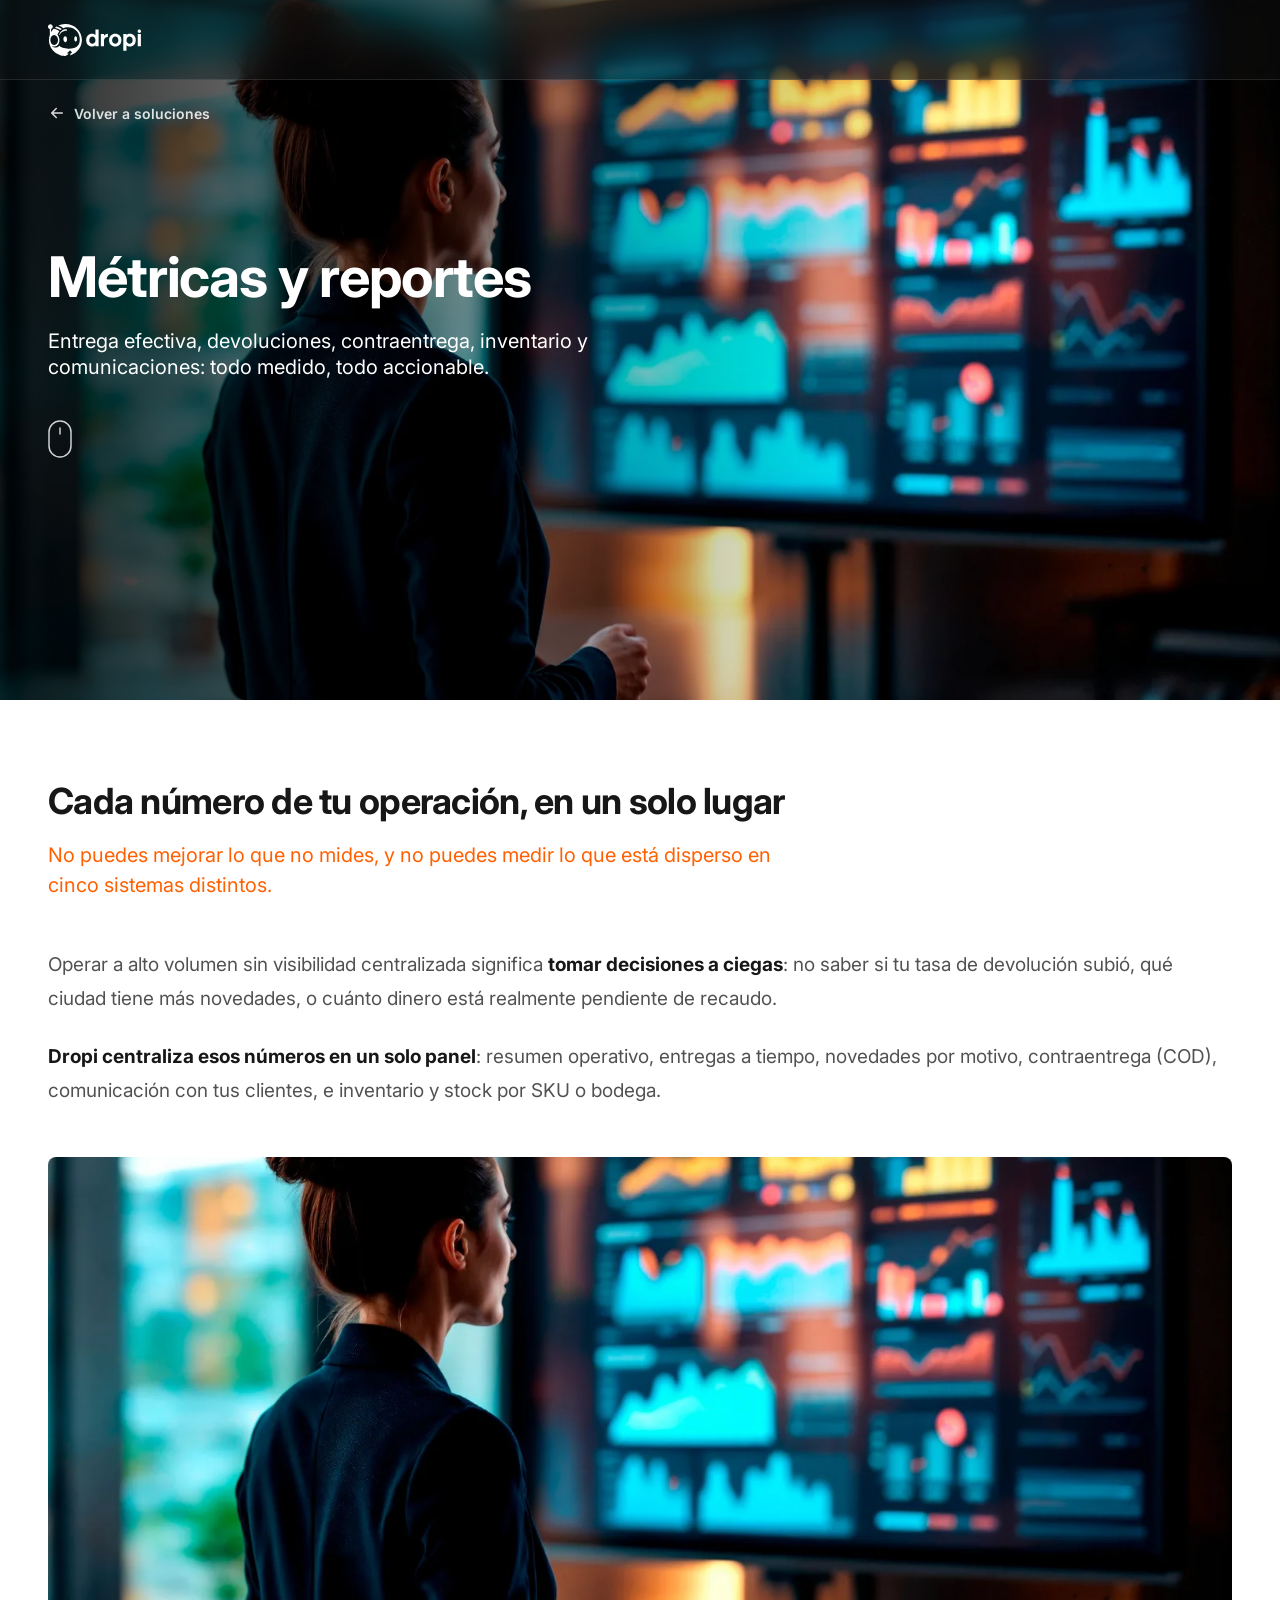
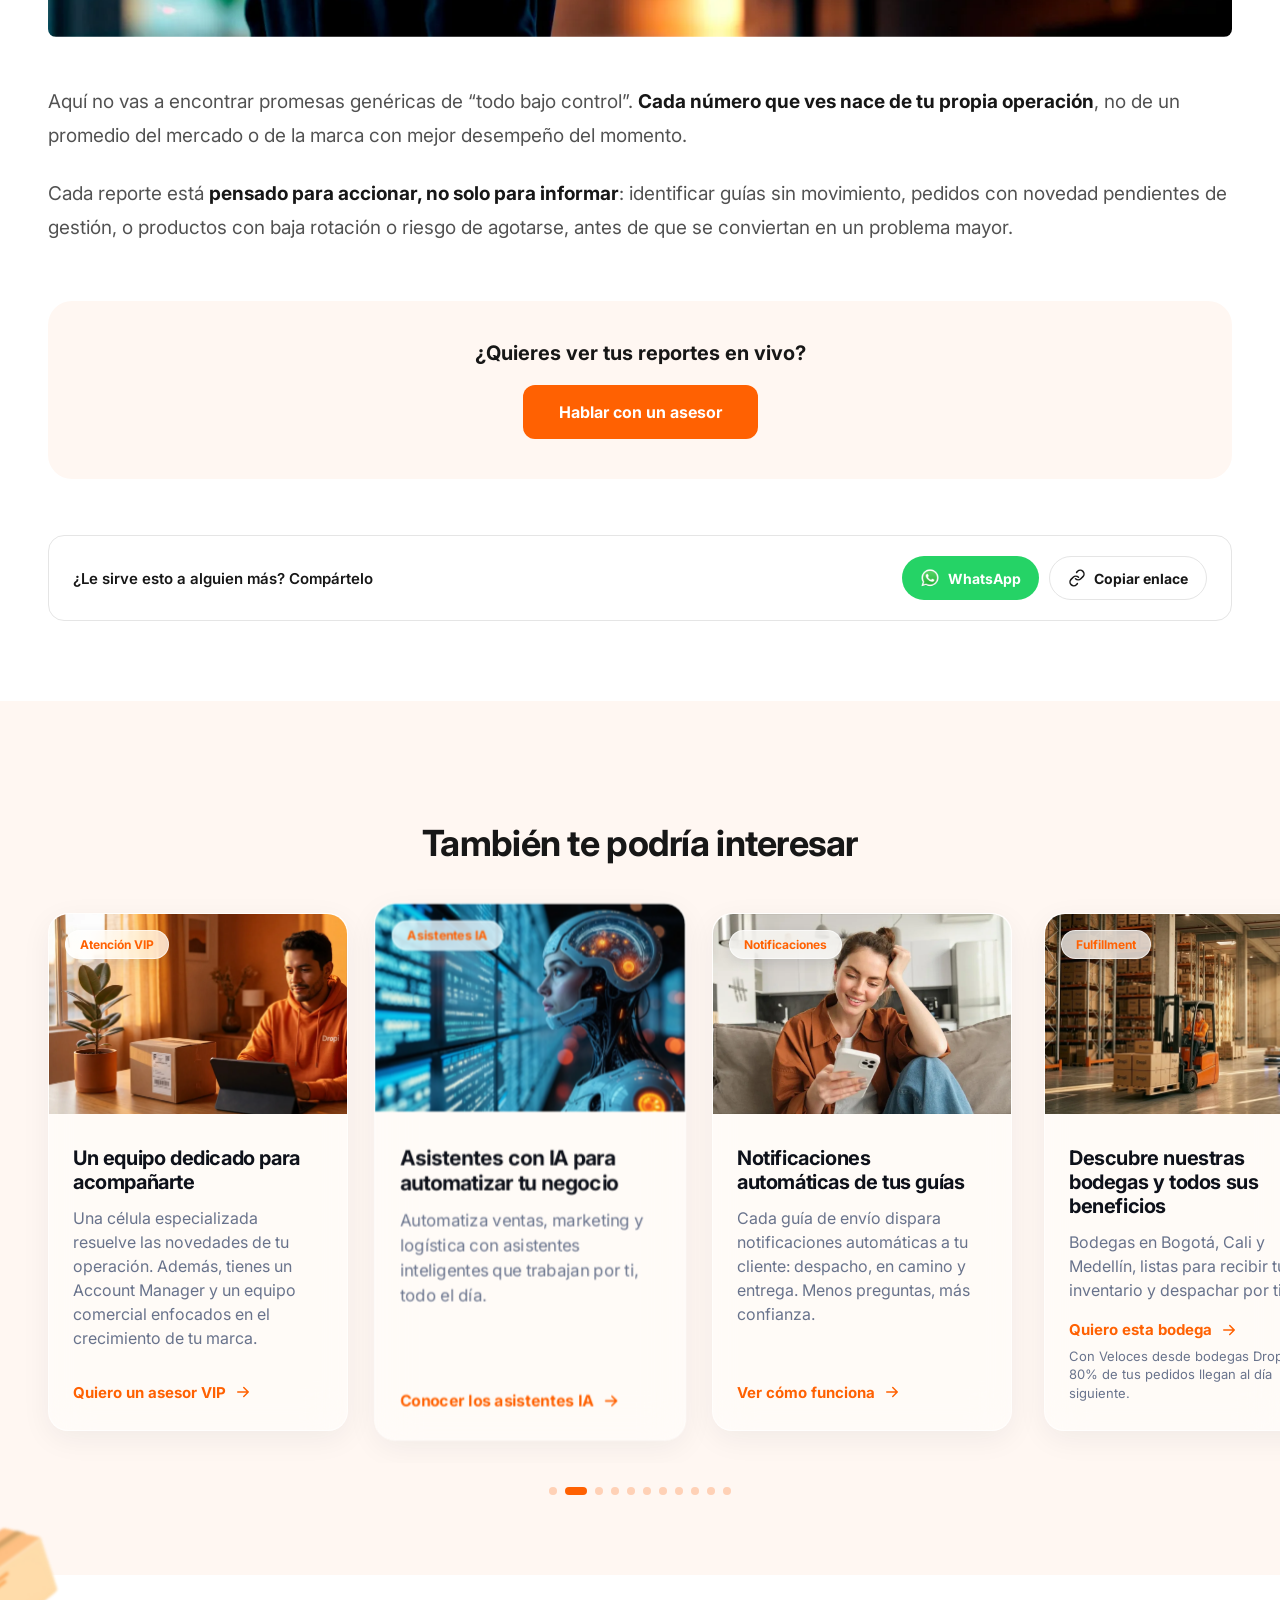
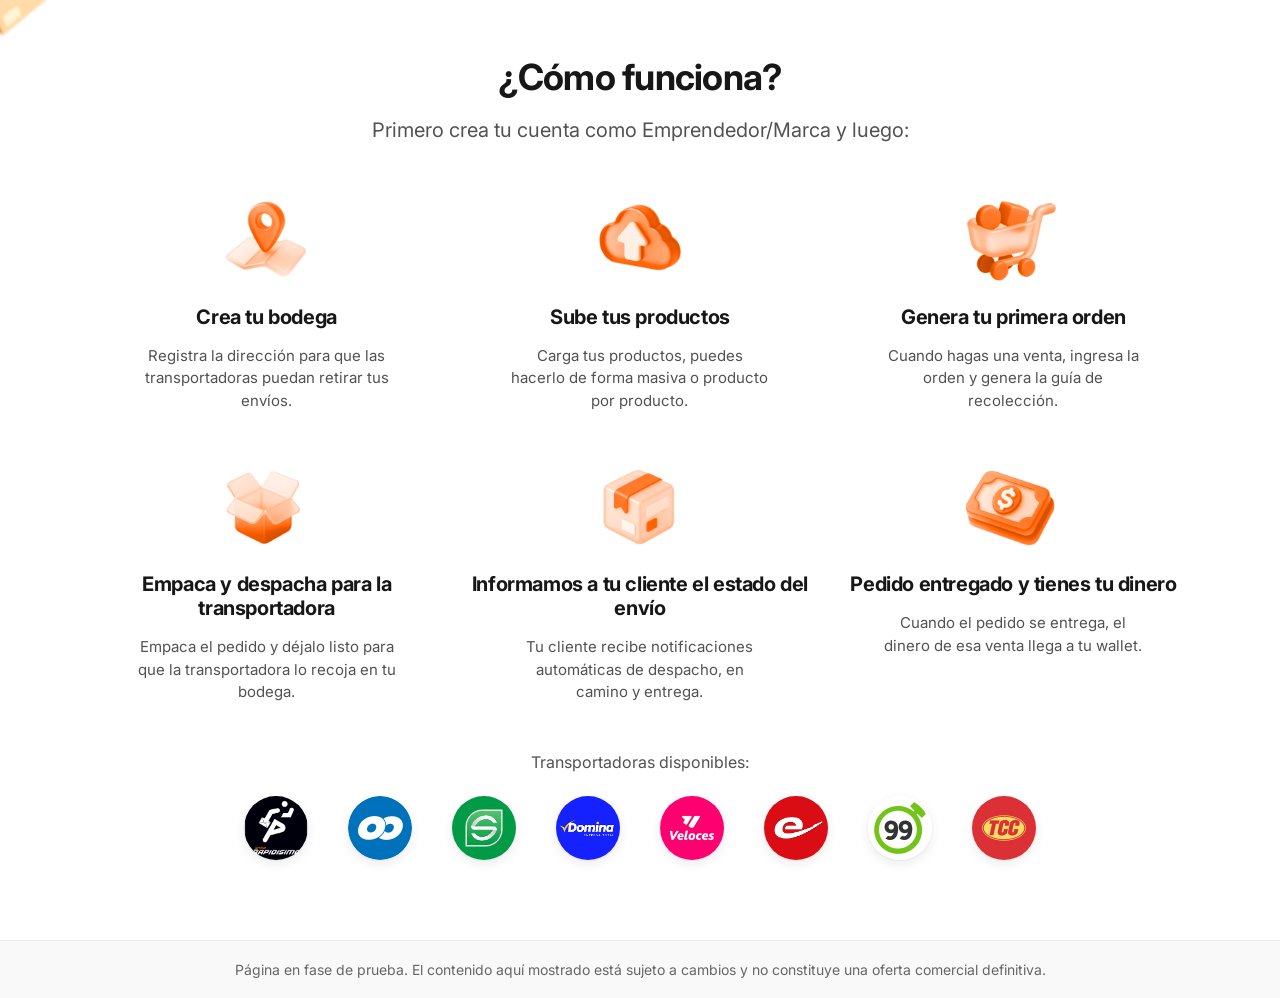
<file: metricas-y-reportes.html>
<!DOCTYPE html>
<html lang="es">
<head>
<!-- Google tag (gtag.js) -->
<script async src="https://www.googletagmanager.com/gtag/js?id=G-R11EZ46QFP"></script>
<script>
  window.dataLayer = window.dataLayer || [];
  function gtag(){dataLayer.push(arguments);}
  gtag('js', new Date());

  gtag('config', 'G-R11EZ46QFP');
</script>

<meta charset="UTF-8" />
<meta name="viewport" content="width=device-width, initial-scale=1.0" />
<link rel="icon" type="image/svg+xml" href="assets/icons/favicon.svg" />
<title>Métricas y reportes de tu operación | Dropi</title>
<meta name="description" content="Mide entrega efectiva, devoluciones, contraentrega e inventario en un solo lugar con las métricas y reportes de Dropi." />
<link rel="preconnect" href="https://fonts.googleapis.com">
<link rel="preconnect" href="https://fonts.gstatic.com" crossorigin>
<link href="https://fonts.googleapis.com/css2?family=Inter:ital,wght@0,400;0,500;0,600;0,700&display=swap" rel="stylesheet">
<link rel="stylesheet" href="css/styles.css">
</head>
<body>

<header class="site-header site-header--overlay" id="site-header">
  <div class="container header-inner">
    <a href="index.html#hero" class="logo">
      <img src="assets/icons/logo-dropi.svg" alt="Dropi" width="108" height="37" />
    </a>
  </div>
</header>

<main>
  <section class="service-hero" style="background-image: image-set(url('assets/images/service2-metrics.webp') type('image/webp'), url('assets/images/service2-metrics.jpg') type('image/jpeg'));">
    <div class="service-hero-overlay" aria-hidden="true"></div>
    <div class="container service-hero-inner">
      <div class="service-hero-content" data-solution-badge="Métricas y reportes">
        <a href="index.html?solutions=M%C3%A9tricas+y+reportes" class="service-back-link">
          <svg class="service-back-icon" viewBox="0 0 24 24" fill="none" aria-hidden="true"><path d="M19 12H5M11 6l-6 6 6 6" stroke="currentColor" stroke-width="2" stroke-linecap="round" stroke-linejoin="round"/></svg>
          Volver a soluciones
        </a>
        <span class="service-recommended-pill" id="service-recommended-pill" hidden>Recomendado para ti</span>
        <h1>Métricas y reportes</h1>
        <p>Entrega efectiva, devoluciones, contraentrega, inventario y comunicaciones: todo medido, todo accionable.</p>
        <button type="button" class="service-scroll-hint" id="service-scroll-hint" aria-label="Desplázate para ver más">
          <svg class="service-scroll-hint-icon service-scroll-hint-icon--mouse" viewBox="0 0 24 38" fill="none" aria-hidden="true">
            <rect x="1" y="1" width="22" height="36" rx="11" stroke="currentColor" stroke-width="1.5"/>
            <line class="service-scroll-hint-wheel" x1="12" y1="8" x2="12" y2="14" stroke="currentColor" stroke-width="1.5" stroke-linecap="round"/>
          </svg>
          <svg class="service-scroll-hint-icon service-scroll-hint-icon--tap" viewBox="0 0 24 24" fill="none" aria-hidden="true">
            <circle class="service-scroll-hint-ring" cx="12" cy="12" r="3" stroke="currentColor" stroke-width="1.5"/>
            <circle class="service-scroll-hint-ring service-scroll-hint-ring--2" cx="12" cy="12" r="3" stroke="currentColor" stroke-width="1.5"/>
          </svg>
        </button>
      </div>
    </div>
  </section>

  <section class="service-section">
    <div class="container service-section-heading">
      <h2>Cada número de tu operación, en un solo lugar</h2>
      <p>No puedes mejorar lo que no mides, y no puedes medir lo que está disperso en cinco sistemas distintos.</p>
    </div>

    <div class="container service-body">
      <div class="service-copy">
        <p>Operar a alto volumen sin visibilidad centralizada significa <strong>tomar decisiones a ciegas</strong>: no saber si tu tasa de devolución subió, qué ciudad tiene más novedades, o cuánto dinero está realmente pendiente de recaudo.</p>
        <p><strong>Dropi centraliza esos números en un solo panel</strong>: resumen operativo, entregas a tiempo, novedades por motivo, contraentrega (COD), comunicación con tus clientes, e inventario y stock por SKU o bodega.</p>
      </div>

      <div class="service-image-wrap">
        <picture>
          <source srcset="assets/images/service2-metrics.webp" type="image/webp" />
          <img class="service-image" src="assets/images/service2-metrics.jpg" alt="Panel de métricas y reportes de Dropi mostrando el desempeño de la operación" loading="lazy" />
        </picture>
      </div>

      <div class="service-copy">
        <p>Aquí no vas a encontrar promesas genéricas de “todo bajo control”. <strong>Cada número que ves nace de tu propia operación</strong>, no de un promedio del mercado o de la marca con mejor desempeño del momento.</p>
        <p>Cada reporte está <strong>pensado para accionar, no solo para informar</strong>: identificar guías sin movimiento, pedidos con novedad pendientes de gestión, o productos con baja rotación o riesgo de agotarse, antes de que se conviertan en un problema mayor.</p>
      </div>

      <div class="service-cta">
        <p class="service-cta-title">¿Quieres ver tus reportes en vivo?</p>
        <a href="index.html?interest=M%C3%A9tricas+y+reportes#registro" class="btn btn-primary btn-lg">Hablar con un asesor</a>
      </div>

      <div class="service-share">
        <p class="service-share-label">¿Le sirve esto a alguien más? Compártelo</p>
        <div class="service-share-actions">
          <a class="service-share-btn service-share-btn--whatsapp" id="service-share-whatsapp" target="_blank" rel="noopener">
            <img src="assets/images/whatsapp-icon.png" alt="" width="20" height="20" loading="lazy" />
            WhatsApp
          </a>
          <button type="button" class="service-share-btn service-share-btn--copy" id="service-share-copy">
            <span class="service-share-btn-icons">
              <svg class="service-share-icon service-share-icon--link" viewBox="0 0 24 24" fill="none" aria-hidden="true"><path d="M10 13a5 5 0 0 0 7.07 0l2.83-2.83a5 5 0 0 0-7.07-7.07L11.5 4.5" stroke="currentColor" stroke-width="2" stroke-linecap="round" stroke-linejoin="round"/><path d="M14 11a5 5 0 0 0-7.07 0L4.1 13.83a5 5 0 0 0 7.07 7.07l1.36-1.36" stroke="currentColor" stroke-width="2" stroke-linecap="round" stroke-linejoin="round"/></svg>
              <svg class="service-share-icon service-share-icon--check" viewBox="0 0 24 24" fill="none" aria-hidden="true"><path d="M5 13l4 4L19 7" stroke="currentColor" stroke-width="2" stroke-linecap="round" stroke-linejoin="round"/></svg>
            </span>
            <span class="service-share-btn-text">Copiar enlace</span>
          </button>
        </div>
      </div>
    </div>
  </section>

  <section class="solutions-section" id="servicios">
    <div class="solutions-heading-wrap">
      <div class="section-heading solutions-heading">
        <h2>También te podría interesar</h2>
      </div>
    </div>

    <div class="solutions-body">
      <div class="solutions-scroll" id="solutions-scroll">
        <div class="solutions-scroll-spacer" aria-hidden="true"></div>
        <article class="solution-card">
          <div class="solution-card-image">
            <picture>
              <source srcset="assets/images/service2-atencion-vip-placeholder.webp" type="image/webp" />
              <img src="assets/images/service2-atencion-vip-placeholder.jpg" alt="" loading="lazy" />
            </picture>
            <span class="solution-card-badge">Atención VIP</span>
          </div>
          <span class="solution-card-recommended" hidden>Recomendado para ti</span>
          <div class="solution-card-body">
            <h3>Un equipo dedicado para acompañarte</h3>
            <p class="solution-card-desc">Una célula especializada resuelve las novedades de tu operación. Además, tienes un Account Manager y un equipo comercial enfocados en el crecimiento de tu marca.</p>
            <div class="solution-card-cta">
              <a href="atencion-vip.html" class="solution-card-link">
                Quiero un asesor VIP
                <svg class="solution-card-link-arrow" viewBox="0 0 24 24" fill="none" aria-hidden="true"><path d="M5 12h14M13 6l6 6-6 6" stroke="currentColor" stroke-width="2" stroke-linecap="round" stroke-linejoin="round"/></svg>
              </a>
            </div>
          </div>
        </article>

        <article class="solution-card">
          <div class="solution-card-image">
            <picture>
              <source srcset="assets/images/service2-asistentes-ia.webp" type="image/webp" />
              <img src="assets/images/service2-asistentes-ia.jpg" alt="" loading="lazy" />
            </picture>
            <span class="solution-card-badge">Asistentes IA</span>
          </div>
          <span class="solution-card-recommended" hidden>Recomendado para ti</span>
          <div class="solution-card-body">
            <h3>Asistentes con IA para automatizar tu negocio</h3>
            <p class="solution-card-desc">Automatiza ventas, marketing y logística con asistentes inteligentes que trabajan por ti, todo el día.</p>
            <div class="solution-card-cta">
              <a href="asistentes-ia.html" class="solution-card-link">
                Conocer los asistentes IA
                <svg class="solution-card-link-arrow" viewBox="0 0 24 24" fill="none" aria-hidden="true"><path d="M5 12h14M13 6l6 6-6 6" stroke="currentColor" stroke-width="2" stroke-linecap="round" stroke-linejoin="round"/></svg>
              </a>
            </div>
          </div>
        </article>

        <article class="solution-card">
          <div class="solution-card-image">
            <picture>
              <source srcset="assets/images/service2-notificaciones.webp" type="image/webp" />
              <img src="assets/images/service2-notificaciones.jpg" alt="" loading="lazy" />
            </picture>
            <span class="solution-card-badge">Notificaciones</span>
          </div>
          <span class="solution-card-recommended" hidden>Recomendado para ti</span>
          <div class="solution-card-body">
            <h3>Notificaciones automáticas de tus guías</h3>
            <p class="solution-card-desc">Cada guía de envío dispara notificaciones automáticas a tu cliente: despacho, en camino y entrega. Menos preguntas, más confianza.</p>
            <div class="solution-card-cta">
              <a href="notificaciones.html" class="solution-card-link">
                Ver cómo funciona
                <svg class="solution-card-link-arrow" viewBox="0 0 24 24" fill="none" aria-hidden="true"><path d="M5 12h14M13 6l6 6-6 6" stroke="currentColor" stroke-width="2" stroke-linecap="round" stroke-linejoin="round"/></svg>
              </a>
            </div>
          </div>
        </article>

        <article class="solution-card">
          <div class="solution-card-image">
            <picture>
              <source srcset="assets/images/service2-fullfilment-v2.webp" type="image/webp" />
              <img src="assets/images/service2-fullfilment-v2.jpeg" alt="" loading="lazy" />
            </picture>
            <span class="solution-card-badge">Fulfillment</span>
          </div>
          <span class="solution-card-recommended" hidden>Recomendado para ti</span>
          <div class="solution-card-body">
            <h3>Descubre nuestras bodegas y todos sus beneficios</h3>
            <p class="solution-card-desc">Bodegas en Bogotá, Cali y Medellín, listas para recibir tu inventario y despachar por ti.</p>
            <div class="solution-card-cta">
              <a href="fulfillment.html" class="solution-card-link">
                Quiero esta bodega
                <svg class="solution-card-link-arrow" viewBox="0 0 24 24" fill="none" aria-hidden="true"><path d="M5 12h14M13 6l6 6-6 6" stroke="currentColor" stroke-width="2" stroke-linecap="round" stroke-linejoin="round"/></svg>
              </a>
              <button type="button" class="solution-card-info" aria-label="Más información" aria-expanded="false">
                <svg viewBox="0 0 24 24" fill="none" aria-hidden="true"><circle cx="12" cy="12" r="10" fill="currentColor"/><rect x="11" y="10.5" width="2" height="6.5" rx="1" fill="white"/><circle cx="12" cy="7.4" r="1.4" fill="white"/></svg>
              </button>
              <p class="solution-card-note">Con Veloces desde bodegas Dropi, el 80% de tus pedidos llegan al día siguiente.</p>
            </div>
          </div>
        </article>

        <article class="solution-card">
          <div class="solution-card-image">
            <picture>
              <source srcset="assets/images/service2-wallet-v2.webp" type="image/webp" />
              <img src="assets/images/service2-wallet-v2.jpg" alt="" style="object-position: 50% 20%;" loading="lazy" />
            </picture>
            <span class="solution-card-badge">Wallet</span>
          </div>
          <span class="solution-card-recommended" hidden>Recomendado para ti</span>
          <div class="solution-card-body">
            <h3>Tu dinero, en máximo 24 horas</h3>
            <p class="solution-card-desc">Mientras otros esperan a que la transportadora les pague, Dropi te paga primero. Recibes tu dinero en máximo 24 horas después de la entrega.</p>
            <div class="solution-card-cta">
              <a href="wallet.html" class="solution-card-link">
                Quiero cobrar así
                <svg class="solution-card-link-arrow" viewBox="0 0 24 24" fill="none" aria-hidden="true"><path d="M5 12h14M13 6l6 6-6 6" stroke="currentColor" stroke-width="2" stroke-linecap="round" stroke-linejoin="round"/></svg>
              </a>
              <button type="button" class="solution-card-info" aria-label="Más información" aria-expanded="false">
                <svg viewBox="0 0 24 24" fill="none" aria-hidden="true"><circle cx="12" cy="12" r="10" fill="currentColor"/><rect x="11" y="10.5" width="2" height="6.5" rx="1" fill="white"/><circle cx="12" cy="7.4" r="1.4" fill="white"/></svg>
              </button>
              <p class="solution-card-note">Recaudo diario en tu wallet. Reinvierte hoy lo que vendiste ayer.</p>
            </div>
          </div>
        </article>

        <article class="solution-card">
          <div class="solution-card-image">
            <picture>
              <source srcset="assets/images/service2-api-publica.webp" type="image/webp" />
              <img src="assets/images/service2-api-publica.jpg" alt="" loading="lazy" />
            </picture>
            <span class="solution-card-badge">API Pública</span>
          </div>
          <span class="solution-card-recommended" hidden>Recomendado para ti</span>
          <div class="solution-card-body">
            <h3>Conoce lo que necesitas para conectar con Dropi</h3>
            <p class="solution-card-desc">Crea pedidos, genera guías y consulta el estado de tus envíos directamente desde tus propios sistemas.</p>
            <div class="solution-card-cta">
              <a href="api-publica.html" class="solution-card-link">
                Documentación API
                <svg class="solution-card-link-arrow" viewBox="0 0 24 24" fill="none" aria-hidden="true"><path d="M5 12h14M13 6l6 6-6 6" stroke="currentColor" stroke-width="2" stroke-linecap="round" stroke-linejoin="round"/></svg>
              </a>
            </div>
          </div>
        </article>

        <article class="solution-card">
          <div class="solution-card-image">
            <picture>
              <source srcset="assets/images/service2-metrics.webp" type="image/webp" />
              <img src="assets/images/service2-metrics.jpg" alt="" loading="lazy" />
            </picture>
            <span class="solution-card-badge">Métricas y reportes</span>
          </div>
          <span class="solution-card-recommended" hidden>Recomendado para ti</span>
          <div class="solution-card-body">
            <h3>Cada número de tu operación, en un solo lugar</h3>
            <p class="solution-card-desc">Entrega efectiva, devoluciones, contraentrega, inventario y comunicaciones: todo medido, todo accionable.</p>
            <div class="solution-card-cta">
              <a href="metricas-y-reportes.html" class="solution-card-link">
                Ver mis reportes en vivo
                <svg class="solution-card-link-arrow" viewBox="0 0 24 24" fill="none" aria-hidden="true"><path d="M5 12h14M13 6l6 6-6 6" stroke="currentColor" stroke-width="2" stroke-linecap="round" stroke-linejoin="round"/></svg>
              </a>
            </div>
          </div>
        </article>

        <article class="solution-card">
          <div class="solution-card-image">
            <picture>
              <source srcset="assets/images/service2-huella-digital.webp" type="image/webp" />
              <img src="assets/images/service2-huella-digital.jpg" alt="" loading="lazy" />
            </picture>
            <span class="solution-card-badge">Huella Digital</span>
          </div>
          <span class="solution-card-recommended" hidden>Recomendado para ti</span>
          <div class="solution-card-body">
            <h3>Verifica antes de enviar y evita devoluciones</h3>
            <p class="solution-card-desc">Consulta el historial de cada cliente antes de confirmar el envío y evita devoluciones.</p>
            <div class="solution-card-cta">
              <a href="huella-digital.html" class="solution-card-link">
                Descubrir esta función
                <svg class="solution-card-link-arrow" viewBox="0 0 24 24" fill="none" aria-hidden="true"><path d="M5 12h14M13 6l6 6-6 6" stroke="currentColor" stroke-width="2" stroke-linecap="round" stroke-linejoin="round"/></svg>
              </a>
            </div>
          </div>
        </article>

        <article class="solution-card">
          <div class="solution-card-image">
            <picture>
              <source srcset="assets/images/service2-gestion-entregas.webp" type="image/webp" />
              <img src="assets/images/service2-gestion-entregas.jpg" alt="" loading="lazy" />
            </picture>
            <span class="solution-card-badge">Gestión de entregas</span>
          </div>
          <div class="solution-card-body">
            <h3>No pagas de más por lo que no se entregó</h3>
            <p class="solution-card-desc">Pagas el flete inicial, se entregue o no el pedido. Pero no te cobramos nada adicional por la devolución.</p>
            <div class="solution-card-cta">
              <a href="gestion-de-entregas.html" class="solution-card-link">
                Proteger mi margen
                <svg class="solution-card-link-arrow" viewBox="0 0 24 24" fill="none" aria-hidden="true"><path d="M5 12h14M13 6l6 6-6 6" stroke="currentColor" stroke-width="2" stroke-linecap="round" stroke-linejoin="round"/></svg>
              </a>
              <button type="button" class="solution-card-info" aria-label="Más información" aria-expanded="false">
                <svg viewBox="0 0 24 24" fill="none" aria-hidden="true"><circle cx="12" cy="12" r="10" fill="currentColor"/><rect x="11" y="10.5" width="2" height="6.5" rx="1" fill="white"/><circle cx="12" cy="7.4" r="1.4" fill="white"/></svg>
              </button>
            </div>
          </div>
        </article>

        <article class="solution-card">
          <div class="solution-card-image">
            <picture>
              <source srcset="assets/images/service2-pago-contraentrega.webp" type="image/webp" />
              <img src="assets/images/service2-pago-contraentrega.jpg" alt="" loading="lazy" />
            </picture>
            <span class="solution-card-badge">Pago contra entrega</span>
          </div>
          <span class="solution-card-recommended" hidden>Recomendado para ti</span>
          <div class="solution-card-body">
            <h3>Cierra más ventas con pago contra entrega</h3>
            <p class="solution-card-desc">Ofrece a tus clientes la opción de pagar al recibir su pedido y elimina la principal barrera de compra en e-commerce.</p>
            <div class="solution-card-cta">
              <a href="pago-contraentrega.html" class="solution-card-link">
                Activar esta opción
                <svg class="solution-card-link-arrow" viewBox="0 0 24 24" fill="none" aria-hidden="true"><path d="M5 12h14M13 6l6 6-6 6" stroke="currentColor" stroke-width="2" stroke-linecap="round" stroke-linejoin="round"/></svg>
              </a>
            </div>
          </div>
        </article>

        <article class="solution-card">
          <div class="solution-card-image">
            <picture>
              <source srcset="assets/images/service2-mentorias.webp" type="image/webp" />
              <img src="assets/images/service2-mentorias.jpg" alt="" loading="lazy" />
            </picture>
            <span class="solution-card-badge">Mentorías</span>
          </div>
          <span class="solution-card-recommended" hidden>Recomendado para ti</span>
          <div class="solution-card-body">
            <h3>No vendas a ciegas. Aprende a vender con quien ya lo hizo.</h3>
            <p class="solution-card-desc">Convierte Dropi en el motor logístico de tu marca y crece con datos reales.</p>
            <div class="solution-card-cta">
              <a href="mentorias.html" class="solution-card-link">
                Quiero mi mentoría
                <svg class="solution-card-link-arrow" viewBox="0 0 24 24" fill="none" aria-hidden="true"><path d="M5 12h14M13 6l6 6-6 6" stroke="currentColor" stroke-width="2" stroke-linecap="round" stroke-linejoin="round"/></svg>
              </a>
            </div>
          </div>
        </article>























        <div class="solutions-scroll-spacer solutions-scroll-spacer--end" aria-hidden="true"></div>
      </div>

      <div class="solutions-footer">
        <div class="solutions-dots" id="solutions-dots" role="tablist" aria-label="Navegación de soluciones"></div>
      </div>
    </div>
    <div class="decor-box-float decor-box-float--seam">
      <img class="decor-box" src="assets/images/decor-box.png" alt="" aria-hidden="true" loading="lazy"
        data-parallax-scale data-parallax-shadow
        data-parallax-min-scale="1.05" data-parallax-max-scale="2.1" data-parallax-range="100" />
    </div>
  </section>
    <section class="service-how">
    <div class="container service-how-heading">
      <h2>¿Cómo funciona?</h2>
      <p>Primero crea tu cuenta como Emprendedor/Marca y luego:</p>
    </div>

    <div class="container service-how-grid">
      <div class="service-how-step">
        <div class="service-how-icon">
          <img src="assets/images/icon-map-location.png" alt="" loading="lazy" />
          <div class="service-how-icon-tint"></div>
        </div>
        <h3>Crea tu bodega</h3>
        <p>Registra la dirección para que las transportadoras puedan retirar tus envíos.</p>
      </div>

      <div class="service-how-step">
        <div class="service-how-icon">
          <img src="assets/images/icon-cloud-upload.png" alt="" loading="lazy" />
          <div class="service-how-icon-tint"></div>
        </div>
        <h3>Sube tus productos</h3>
        <p>Carga tus productos, puedes hacerlo de forma masiva o producto por producto.</p>
      </div>

      <div class="service-how-step">
        <div class="service-how-icon">
          <img src="assets/images/icon-shopping-cart.png" alt="" loading="lazy" />
          <div class="service-how-icon-tint"></div>
        </div>
        <h3>Genera tu primera orden</h3>
        <p>Cuando hagas una venta, ingresa la orden y genera la guía de recolección.</p>
      </div>

      <div class="service-how-step">
        <div class="service-how-icon">
          <img src="assets/images/icon-open-box.png" alt="" loading="lazy" />
          <div class="service-how-icon-tint"></div>
        </div>
        <h3>Empaca y despacha para la transportadora</h3>
        <p>Empaca el pedido y déjalo listo para que la transportadora lo recoja en tu bodega.</p>
      </div>

      <div class="service-how-step">
        <div class="service-how-icon">
          <img src="assets/images/icon-package-labels.png" alt="" loading="lazy" />
          <div class="service-how-icon-tint"></div>
        </div>
        <h3>Informamos a tu cliente el estado del envío</h3>
        <p>Tu cliente recibe notificaciones automáticas de despacho, en camino y entrega.</p>
      </div>

      <div class="service-how-step">
        <div class="service-how-icon">
          <img src="assets/images/icon-dollar-stack.png" alt="" loading="lazy" />
          <div class="service-how-icon-tint"></div>
        </div>
        <h3>Pedido entregado y tienes tu dinero</h3>
        <p>Cuando el pedido se entrega, el dinero de esa venta llega a tu wallet.</p>
      </div>
    </div>

    <div class="carriers-section service-how-carriers">
      <div class="container">
        <p class="service-how-carriers-label">Transportadoras disponibles:</p>
        <div class="carrier-logos">
          <img src="assets/images/carrier-interrapidisimo.png" alt="Interrapidísimo" loading="lazy" />
          <img src="assets/images/carrier-coordinadora.png" alt="Coordinadora" loading="lazy" />
          <img src="assets/images/carrier-servientrega.png" alt="Servientrega" loading="lazy" />
          <img src="assets/images/carrier-domina.png" alt="Domina" loading="lazy" />
          <img src="assets/images/carrier-veloces.png" alt="Veloces" loading="lazy" />
          <img src="assets/images/carrier-envia.png" alt="Envía" loading="lazy" />
          <img src="assets/images/carrier-99minutos.png" alt="99 minutos" loading="lazy" />
          <img src="assets/images/carrier-tcc.png" alt="TCC" loading="lazy" />
        </div>
      </div>
    </div>
  </section>

</main>

<footer class="site-footer">
  Página en fase de prueba. El contenido aquí mostrado está sujeto a cambios y no constituye una oferta comercial definitiva.
</footer>


<script type="text/javascript">
    (function(c,l,a,r,i,t,y){
        c[a]=c[a]||function(){(c[a].q=c[a].q||[]).push(arguments)};
        t=l.createElement(r);t.async=1;t.src="https://www.clarity.ms/tag/"+i;
        y=l.getElementsByTagName(r)[0];y.parentNode.insertBefore(t,y);
    })(window, document, "clarity", "script", "ylx4fr9h5b");
</script>
<!-- Meta Pixel Code -->
<script>
!function(f,b,e,v,n,t,s)
{if(f.fbq)return;n=f.fbq=function(){n.callMethod?
n.callMethod.apply(n,arguments):n.queue.push(arguments)};
if(!f._fbq)f._fbq=n;n.push=n;n.loaded=!0;n.version='2.0';
n.queue=[];t=b.createElement(e);t.async=!0;
t.src=v;s=b.getElementsByTagName(e)[0];
s.parentNode.insertBefore(t,s)}(window, document,'script',
'https://connect.facebook.net/en_US/fbevents.js');
fbq('init', '1993505871363238');
fbq('track', 'PageView');
</script>
<noscript><img height="1" width="1" style="display:none"
src="https://www.facebook.com/tr?id=1993505871363238&ev=PageView&noscript=1"
/></noscript>
<!-- End Meta Pixel Code -->
<script>
(function (m, a, z, e) {
  var s, t, u, v;
  try {
    t = m.sessionStorage.getItem('maze-us');
  } catch (err) {}

  if (!t) {
    t = new Date().getTime();
    try {
      m.sessionStorage.setItem('maze-us', t);
    } catch (err) {}
  }
u = document.currentScript || (function () {
    var w = document.getElementsByTagName('script');
    return w[w.length - 1];
  })();
  v = u && u.nonce;

  s = a.createElement('script');
  s.src = z + '?apiKey=' + e;
  s.async = true;
  if (v) s.setAttribute('nonce', v);
  a.getElementsByTagName('head')[0].appendChild(s);
  m.mazeUniversalSnippetApiKey = e;
})(window, document, 'https://snippet.maze.co/maze-universal-loader.js', 'd0000a3-f0c7-4e09-a555-4a538dd6a88e');
</script>
<script src="js/main.js"></script>
</body>
</html>
</file>
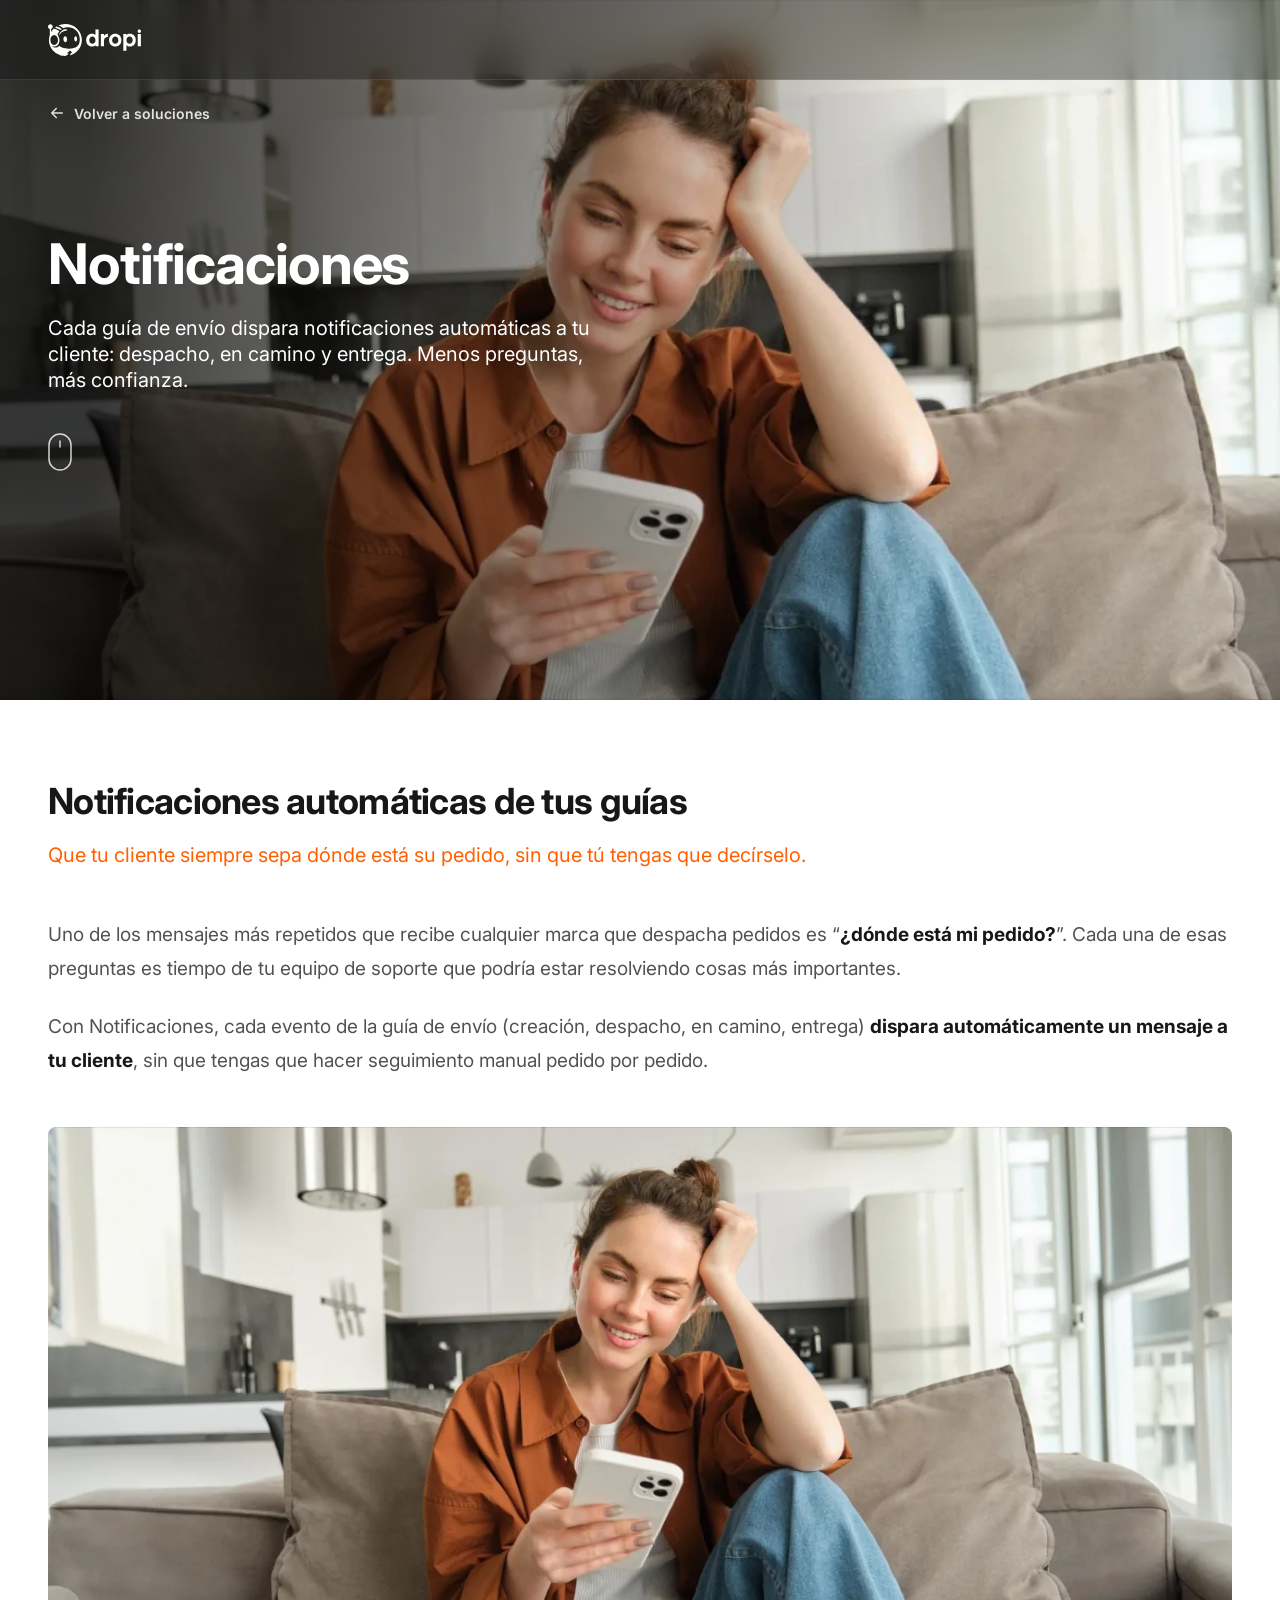
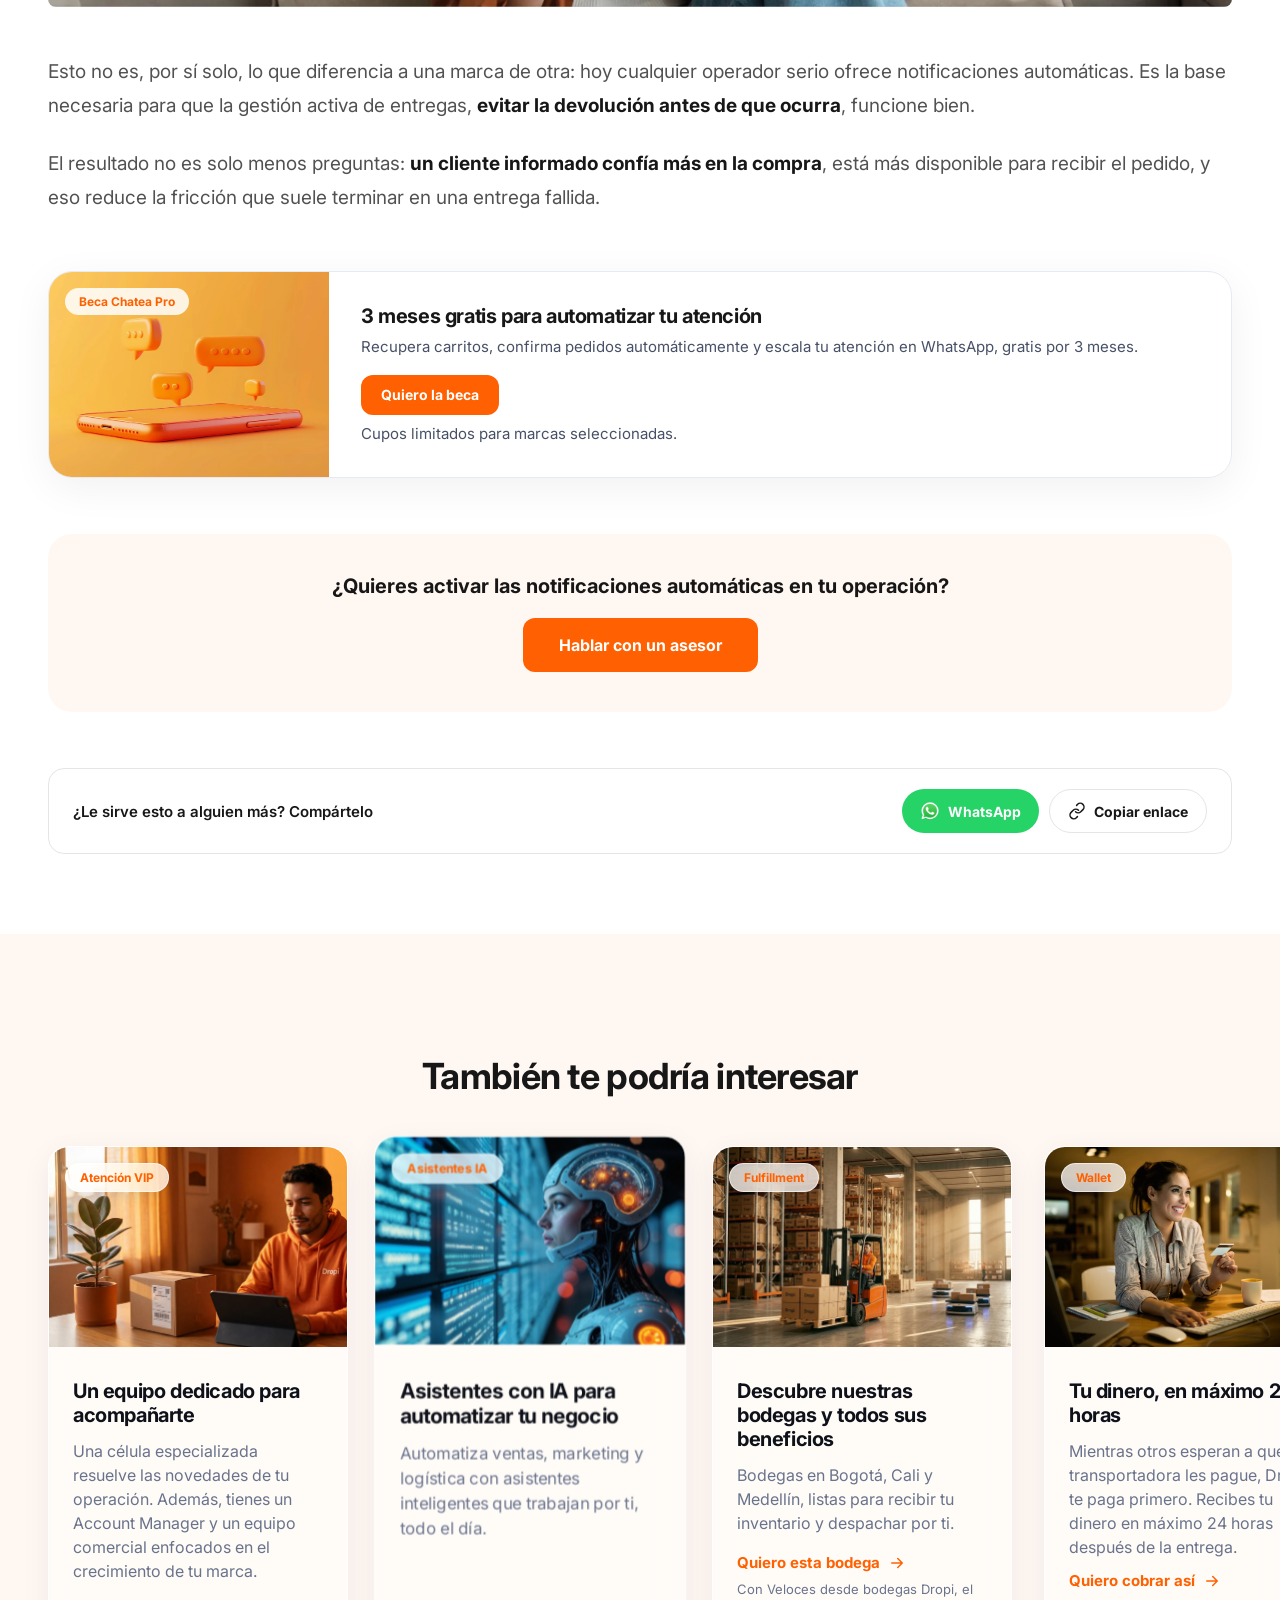
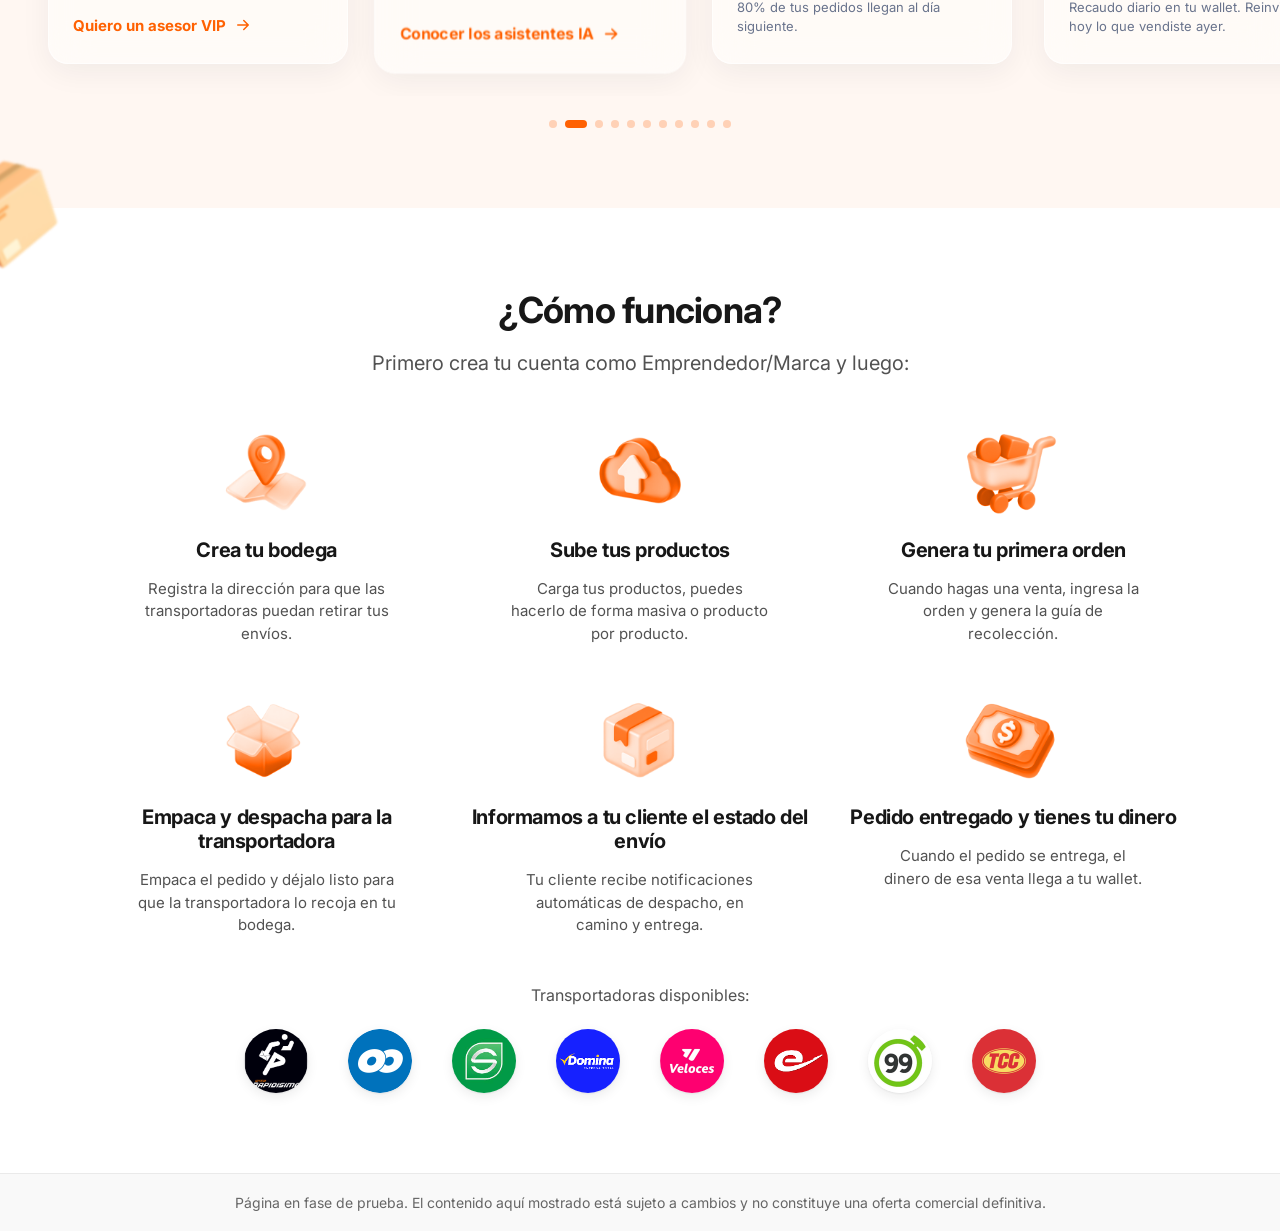
<file: notificaciones.html>
<!DOCTYPE html>
<html lang="es">
<head>
<!-- Google tag (gtag.js) -->
<script async src="https://www.googletagmanager.com/gtag/js?id=G-R11EZ46QFP"></script>
<script>
  window.dataLayer = window.dataLayer || [];
  function gtag(){dataLayer.push(arguments);}
  gtag('js', new Date());

  gtag('config', 'G-R11EZ46QFP');
</script>

<meta charset="UTF-8" />
<meta name="viewport" content="width=device-width, initial-scale=1.0" />
<link rel="icon" type="image/svg+xml" href="assets/icons/favicon.svg" />
<title>Notificaciones automáticas de envío | Dropi</title>
<meta name="description" content="Automatiza las notificaciones de despacho, en camino y entrega para tus clientes y reduce las preguntas de soporte con Dropi." />
<link rel="preconnect" href="https://fonts.googleapis.com">
<link rel="preconnect" href="https://fonts.gstatic.com" crossorigin>
<link href="https://fonts.googleapis.com/css2?family=Inter:ital,wght@0,400;0,500;0,600;0,700&display=swap" rel="stylesheet">
<link rel="stylesheet" href="css/styles.css">
</head>
<body>

<header class="site-header site-header--overlay" id="site-header">
  <div class="container header-inner">
    <a href="index.html#hero" class="logo">
      <img src="assets/icons/logo-dropi.svg" alt="Dropi" width="108" height="37" />
    </a>
  </div>
</header>

<main>
  <section class="service-hero" style="background-image: image-set(url('assets/images/service2-notificaciones.webp') type('image/webp'), url('assets/images/service2-notificaciones.jpg') type('image/jpeg'));">
    <div class="service-hero-overlay" aria-hidden="true"></div>
    <div class="container service-hero-inner">
      <div class="service-hero-content" data-solution-badge="Notificaciones">
        <a href="index.html?solutions=Notificaciones" class="service-back-link">
          <svg class="service-back-icon" viewBox="0 0 24 24" fill="none" aria-hidden="true"><path d="M19 12H5M11 6l-6 6 6 6" stroke="currentColor" stroke-width="2" stroke-linecap="round" stroke-linejoin="round"/></svg>
          Volver a soluciones
        </a>
        <span class="service-recommended-pill" id="service-recommended-pill" hidden>Recomendado para ti</span>
        <h1>Notificaciones</h1>
        <p>Cada guía de envío dispara notificaciones automáticas a tu cliente: despacho, en camino y entrega. Menos preguntas, más confianza.</p>
        <button type="button" class="service-scroll-hint" id="service-scroll-hint" aria-label="Desplázate para ver más">
          <svg class="service-scroll-hint-icon service-scroll-hint-icon--mouse" viewBox="0 0 24 38" fill="none" aria-hidden="true">
            <rect x="1" y="1" width="22" height="36" rx="11" stroke="currentColor" stroke-width="1.5"/>
            <line class="service-scroll-hint-wheel" x1="12" y1="8" x2="12" y2="14" stroke="currentColor" stroke-width="1.5" stroke-linecap="round"/>
          </svg>
          <svg class="service-scroll-hint-icon service-scroll-hint-icon--tap" viewBox="0 0 24 24" fill="none" aria-hidden="true">
            <circle class="service-scroll-hint-ring" cx="12" cy="12" r="3" stroke="currentColor" stroke-width="1.5"/>
            <circle class="service-scroll-hint-ring service-scroll-hint-ring--2" cx="12" cy="12" r="3" stroke="currentColor" stroke-width="1.5"/>
          </svg>
        </button>
      </div>
    </div>
  </section>

  <section class="service-section">
    <div class="container service-section-heading">
      <h2>Notificaciones automáticas de tus guías</h2>
      <p>Que tu cliente siempre sepa dónde está su pedido, sin que tú tengas que decírselo.</p>
    </div>

    <div class="container service-body">
      <div class="service-copy">
        <p>Uno de los mensajes más repetidos que recibe cualquier marca que despacha pedidos es “<strong>¿dónde está mi pedido?</strong>”. Cada una de esas preguntas es tiempo de tu equipo de soporte que podría estar resolviendo cosas más importantes.</p>
        <p>Con Notificaciones, cada evento de la guía de envío (creación, despacho, en camino, entrega) <strong>dispara automáticamente un mensaje a tu cliente</strong>, sin que tengas que hacer seguimiento manual pedido por pedido.</p>
      </div>

      <div class="service-image-wrap">
        <picture>
          <source srcset="assets/images/service2-notificaciones.webp" type="image/webp" />
          <img class="service-image" src="assets/images/service2-notificaciones.jpg" alt="Cliente revisando en su celular la notificación de entrega de su pedido" loading="lazy" />
        </picture>
      </div>

      <div class="service-copy">
        <p>Esto no es, por sí solo, lo que diferencia a una marca de otra: hoy cualquier operador serio ofrece notificaciones automáticas. Es la base necesaria para que la gestión activa de entregas, <strong>evitar la devolución antes de que ocurra</strong>, funcione bien.</p>
        <p>El resultado no es solo menos preguntas: <strong>un cliente informado confía más en la compra</strong>, está más disponible para recibir el pedido, y eso reduce la fricción que suele terminar en una entrega fallida.</p>
      </div>

      <div class="chateapro-promo">
        <div class="chateapro-promo-image">
          <picture>
            <source srcset="assets/images/service-card-chateapro.webp" type="image/webp" />
            <img src="assets/images/service-card-chateapro.jpg" alt="" loading="lazy" />
          </picture>
          <span class="chateapro-promo-badge">Beca Chatea Pro</span>
        </div>
        <div class="chateapro-promo-body">
          <h3>3 meses gratis para automatizar tu atención</h3>
          <p>Recupera carritos, confirma pedidos automáticamente y escala tu atención en WhatsApp, gratis por 3 meses.</p>
          <a href="beca-chatea-pro.html" class="btn btn-primary chateapro-promo-btn">Quiero la beca</a>
          <p class="chateapro-promo-note">Cupos limitados para marcas seleccionadas.</p>
        </div>
      </div>

      <div class="service-cta">
        <p class="service-cta-title">¿Quieres activar las notificaciones automáticas en tu operación?</p>
        <a href="index.html?interest=Notificaciones#registro" class="btn btn-primary btn-lg">Hablar con un asesor</a>
      </div>

      <div class="service-share">
        <p class="service-share-label">¿Le sirve esto a alguien más? Compártelo</p>
        <div class="service-share-actions">
          <a class="service-share-btn service-share-btn--whatsapp" id="service-share-whatsapp" target="_blank" rel="noopener">
            <img src="assets/images/whatsapp-icon.png" alt="" width="20" height="20" loading="lazy" />
            WhatsApp
          </a>
          <button type="button" class="service-share-btn service-share-btn--copy" id="service-share-copy">
            <span class="service-share-btn-icons">
              <svg class="service-share-icon service-share-icon--link" viewBox="0 0 24 24" fill="none" aria-hidden="true"><path d="M10 13a5 5 0 0 0 7.07 0l2.83-2.83a5 5 0 0 0-7.07-7.07L11.5 4.5" stroke="currentColor" stroke-width="2" stroke-linecap="round" stroke-linejoin="round"/><path d="M14 11a5 5 0 0 0-7.07 0L4.1 13.83a5 5 0 0 0 7.07 7.07l1.36-1.36" stroke="currentColor" stroke-width="2" stroke-linecap="round" stroke-linejoin="round"/></svg>
              <svg class="service-share-icon service-share-icon--check" viewBox="0 0 24 24" fill="none" aria-hidden="true"><path d="M5 13l4 4L19 7" stroke="currentColor" stroke-width="2" stroke-linecap="round" stroke-linejoin="round"/></svg>
            </span>
            <span class="service-share-btn-text">Copiar enlace</span>
          </button>
        </div>
      </div>
    </div>
  </section>

  <section class="solutions-section" id="servicios">
    <div class="solutions-heading-wrap">
      <div class="section-heading solutions-heading">
        <h2>También te podría interesar</h2>
      </div>
    </div>

    <div class="solutions-body">
      <div class="solutions-scroll" id="solutions-scroll">
        <div class="solutions-scroll-spacer" aria-hidden="true"></div>
        <article class="solution-card">
          <div class="solution-card-image">
            <picture>
              <source srcset="assets/images/service2-atencion-vip-placeholder.webp" type="image/webp" />
              <img src="assets/images/service2-atencion-vip-placeholder.jpg" alt="" loading="lazy" />
            </picture>
            <span class="solution-card-badge">Atención VIP</span>
          </div>
          <span class="solution-card-recommended" hidden>Recomendado para ti</span>
          <div class="solution-card-body">
            <h3>Un equipo dedicado para acompañarte</h3>
            <p class="solution-card-desc">Una célula especializada resuelve las novedades de tu operación. Además, tienes un Account Manager y un equipo comercial enfocados en el crecimiento de tu marca.</p>
            <div class="solution-card-cta">
              <a href="atencion-vip.html" class="solution-card-link">
                Quiero un asesor VIP
                <svg class="solution-card-link-arrow" viewBox="0 0 24 24" fill="none" aria-hidden="true"><path d="M5 12h14M13 6l6 6-6 6" stroke="currentColor" stroke-width="2" stroke-linecap="round" stroke-linejoin="round"/></svg>
              </a>
            </div>
          </div>
        </article>

        <article class="solution-card">
          <div class="solution-card-image">
            <picture>
              <source srcset="assets/images/service2-asistentes-ia.webp" type="image/webp" />
              <img src="assets/images/service2-asistentes-ia.jpg" alt="" loading="lazy" />
            </picture>
            <span class="solution-card-badge">Asistentes IA</span>
          </div>
          <span class="solution-card-recommended" hidden>Recomendado para ti</span>
          <div class="solution-card-body">
            <h3>Asistentes con IA para automatizar tu negocio</h3>
            <p class="solution-card-desc">Automatiza ventas, marketing y logística con asistentes inteligentes que trabajan por ti, todo el día.</p>
            <div class="solution-card-cta">
              <a href="asistentes-ia.html" class="solution-card-link">
                Conocer los asistentes IA
                <svg class="solution-card-link-arrow" viewBox="0 0 24 24" fill="none" aria-hidden="true"><path d="M5 12h14M13 6l6 6-6 6" stroke="currentColor" stroke-width="2" stroke-linecap="round" stroke-linejoin="round"/></svg>
              </a>
            </div>
          </div>
        </article>

        <article class="solution-card">
          <div class="solution-card-image">
            <picture>
              <source srcset="assets/images/service2-notificaciones.webp" type="image/webp" />
              <img src="assets/images/service2-notificaciones.jpg" alt="" loading="lazy" />
            </picture>
            <span class="solution-card-badge">Notificaciones</span>
          </div>
          <span class="solution-card-recommended" hidden>Recomendado para ti</span>
          <div class="solution-card-body">
            <h3>Notificaciones automáticas de tus guías</h3>
            <p class="solution-card-desc">Cada guía de envío dispara notificaciones automáticas a tu cliente: despacho, en camino y entrega. Menos preguntas, más confianza.</p>
            <div class="solution-card-cta">
              <a href="notificaciones.html" class="solution-card-link">
                Ver cómo funciona
                <svg class="solution-card-link-arrow" viewBox="0 0 24 24" fill="none" aria-hidden="true"><path d="M5 12h14M13 6l6 6-6 6" stroke="currentColor" stroke-width="2" stroke-linecap="round" stroke-linejoin="round"/></svg>
              </a>
            </div>
          </div>
        </article>

        <article class="solution-card">
          <div class="solution-card-image">
            <picture>
              <source srcset="assets/images/service2-fullfilment-v2.webp" type="image/webp" />
              <img src="assets/images/service2-fullfilment-v2.jpeg" alt="" loading="lazy" />
            </picture>
            <span class="solution-card-badge">Fulfillment</span>
          </div>
          <span class="solution-card-recommended" hidden>Recomendado para ti</span>
          <div class="solution-card-body">
            <h3>Descubre nuestras bodegas y todos sus beneficios</h3>
            <p class="solution-card-desc">Bodegas en Bogotá, Cali y Medellín, listas para recibir tu inventario y despachar por ti.</p>
            <div class="solution-card-cta">
              <a href="fulfillment.html" class="solution-card-link">
                Quiero esta bodega
                <svg class="solution-card-link-arrow" viewBox="0 0 24 24" fill="none" aria-hidden="true"><path d="M5 12h14M13 6l6 6-6 6" stroke="currentColor" stroke-width="2" stroke-linecap="round" stroke-linejoin="round"/></svg>
              </a>
              <button type="button" class="solution-card-info" aria-label="Más información" aria-expanded="false">
                <svg viewBox="0 0 24 24" fill="none" aria-hidden="true"><circle cx="12" cy="12" r="10" fill="currentColor"/><rect x="11" y="10.5" width="2" height="6.5" rx="1" fill="white"/><circle cx="12" cy="7.4" r="1.4" fill="white"/></svg>
              </button>
              <p class="solution-card-note">Con Veloces desde bodegas Dropi, el 80% de tus pedidos llegan al día siguiente.</p>
            </div>
          </div>
        </article>

        <article class="solution-card">
          <div class="solution-card-image">
            <picture>
              <source srcset="assets/images/service2-wallet-v2.webp" type="image/webp" />
              <img src="assets/images/service2-wallet-v2.jpg" alt="" style="object-position: 50% 20%;" loading="lazy" />
            </picture>
            <span class="solution-card-badge">Wallet</span>
          </div>
          <span class="solution-card-recommended" hidden>Recomendado para ti</span>
          <div class="solution-card-body">
            <h3>Tu dinero, en máximo 24 horas</h3>
            <p class="solution-card-desc">Mientras otros esperan a que la transportadora les pague, Dropi te paga primero. Recibes tu dinero en máximo 24 horas después de la entrega.</p>
            <div class="solution-card-cta">
              <a href="wallet.html" class="solution-card-link">
                Quiero cobrar así
                <svg class="solution-card-link-arrow" viewBox="0 0 24 24" fill="none" aria-hidden="true"><path d="M5 12h14M13 6l6 6-6 6" stroke="currentColor" stroke-width="2" stroke-linecap="round" stroke-linejoin="round"/></svg>
              </a>
              <button type="button" class="solution-card-info" aria-label="Más información" aria-expanded="false">
                <svg viewBox="0 0 24 24" fill="none" aria-hidden="true"><circle cx="12" cy="12" r="10" fill="currentColor"/><rect x="11" y="10.5" width="2" height="6.5" rx="1" fill="white"/><circle cx="12" cy="7.4" r="1.4" fill="white"/></svg>
              </button>
              <p class="solution-card-note">Recaudo diario en tu wallet. Reinvierte hoy lo que vendiste ayer.</p>
            </div>
          </div>
        </article>

        <article class="solution-card">
          <div class="solution-card-image">
            <picture>
              <source srcset="assets/images/service2-api-publica.webp" type="image/webp" />
              <img src="assets/images/service2-api-publica.jpg" alt="" loading="lazy" />
            </picture>
            <span class="solution-card-badge">API Pública</span>
          </div>
          <span class="solution-card-recommended" hidden>Recomendado para ti</span>
          <div class="solution-card-body">
            <h3>Conoce lo que necesitas para conectar con Dropi</h3>
            <p class="solution-card-desc">Crea pedidos, genera guías y consulta el estado de tus envíos directamente desde tus propios sistemas.</p>
            <div class="solution-card-cta">
              <a href="api-publica.html" class="solution-card-link">
                Documentación API
                <svg class="solution-card-link-arrow" viewBox="0 0 24 24" fill="none" aria-hidden="true"><path d="M5 12h14M13 6l6 6-6 6" stroke="currentColor" stroke-width="2" stroke-linecap="round" stroke-linejoin="round"/></svg>
              </a>
            </div>
          </div>
        </article>

        <article class="solution-card">
          <div class="solution-card-image">
            <picture>
              <source srcset="assets/images/service2-metrics.webp" type="image/webp" />
              <img src="assets/images/service2-metrics.jpg" alt="" loading="lazy" />
            </picture>
            <span class="solution-card-badge">Métricas y reportes</span>
          </div>
          <span class="solution-card-recommended" hidden>Recomendado para ti</span>
          <div class="solution-card-body">
            <h3>Cada número de tu operación, en un solo lugar</h3>
            <p class="solution-card-desc">Entrega efectiva, devoluciones, contraentrega, inventario y comunicaciones: todo medido, todo accionable.</p>
            <div class="solution-card-cta">
              <a href="metricas-y-reportes.html" class="solution-card-link">
                Ver mis reportes en vivo
                <svg class="solution-card-link-arrow" viewBox="0 0 24 24" fill="none" aria-hidden="true"><path d="M5 12h14M13 6l6 6-6 6" stroke="currentColor" stroke-width="2" stroke-linecap="round" stroke-linejoin="round"/></svg>
              </a>
            </div>
          </div>
        </article>

        <article class="solution-card">
          <div class="solution-card-image">
            <picture>
              <source srcset="assets/images/service2-huella-digital.webp" type="image/webp" />
              <img src="assets/images/service2-huella-digital.jpg" alt="" loading="lazy" />
            </picture>
            <span class="solution-card-badge">Huella Digital</span>
          </div>
          <span class="solution-card-recommended" hidden>Recomendado para ti</span>
          <div class="solution-card-body">
            <h3>Verifica antes de enviar y evita devoluciones</h3>
            <p class="solution-card-desc">Consulta el historial de cada cliente antes de confirmar el envío y evita devoluciones.</p>
            <div class="solution-card-cta">
              <a href="huella-digital.html" class="solution-card-link">
                Descubrir esta función
                <svg class="solution-card-link-arrow" viewBox="0 0 24 24" fill="none" aria-hidden="true"><path d="M5 12h14M13 6l6 6-6 6" stroke="currentColor" stroke-width="2" stroke-linecap="round" stroke-linejoin="round"/></svg>
              </a>
            </div>
          </div>
        </article>

        <article class="solution-card">
          <div class="solution-card-image">
            <picture>
              <source srcset="assets/images/service2-gestion-entregas.webp" type="image/webp" />
              <img src="assets/images/service2-gestion-entregas.jpg" alt="" loading="lazy" />
            </picture>
            <span class="solution-card-badge">Gestión de entregas</span>
          </div>
          <div class="solution-card-body">
            <h3>No pagas de más por lo que no se entregó</h3>
            <p class="solution-card-desc">Pagas el flete inicial, se entregue o no el pedido. Pero no te cobramos nada adicional por la devolución.</p>
            <div class="solution-card-cta">
              <a href="gestion-de-entregas.html" class="solution-card-link">
                Proteger mi margen
                <svg class="solution-card-link-arrow" viewBox="0 0 24 24" fill="none" aria-hidden="true"><path d="M5 12h14M13 6l6 6-6 6" stroke="currentColor" stroke-width="2" stroke-linecap="round" stroke-linejoin="round"/></svg>
              </a>
              <button type="button" class="solution-card-info" aria-label="Más información" aria-expanded="false">
                <svg viewBox="0 0 24 24" fill="none" aria-hidden="true"><circle cx="12" cy="12" r="10" fill="currentColor"/><rect x="11" y="10.5" width="2" height="6.5" rx="1" fill="white"/><circle cx="12" cy="7.4" r="1.4" fill="white"/></svg>
              </button>
            </div>
          </div>
        </article>

        <article class="solution-card">
          <div class="solution-card-image">
            <picture>
              <source srcset="assets/images/service2-pago-contraentrega.webp" type="image/webp" />
              <img src="assets/images/service2-pago-contraentrega.jpg" alt="" loading="lazy" />
            </picture>
            <span class="solution-card-badge">Pago contra entrega</span>
          </div>
          <span class="solution-card-recommended" hidden>Recomendado para ti</span>
          <div class="solution-card-body">
            <h3>Cierra más ventas con pago contra entrega</h3>
            <p class="solution-card-desc">Ofrece a tus clientes la opción de pagar al recibir su pedido y elimina la principal barrera de compra en e-commerce.</p>
            <div class="solution-card-cta">
              <a href="pago-contraentrega.html" class="solution-card-link">
                Activar esta opción
                <svg class="solution-card-link-arrow" viewBox="0 0 24 24" fill="none" aria-hidden="true"><path d="M5 12h14M13 6l6 6-6 6" stroke="currentColor" stroke-width="2" stroke-linecap="round" stroke-linejoin="round"/></svg>
              </a>
            </div>
          </div>
        </article>

        <article class="solution-card">
          <div class="solution-card-image">
            <picture>
              <source srcset="assets/images/service2-mentorias.webp" type="image/webp" />
              <img src="assets/images/service2-mentorias.jpg" alt="" loading="lazy" />
            </picture>
            <span class="solution-card-badge">Mentorías</span>
          </div>
          <span class="solution-card-recommended" hidden>Recomendado para ti</span>
          <div class="solution-card-body">
            <h3>No vendas a ciegas. Aprende a vender con quien ya lo hizo.</h3>
            <p class="solution-card-desc">Convierte Dropi en el motor logístico de tu marca y crece con datos reales.</p>
            <div class="solution-card-cta">
              <a href="mentorias.html" class="solution-card-link">
                Quiero mi mentoría
                <svg class="solution-card-link-arrow" viewBox="0 0 24 24" fill="none" aria-hidden="true"><path d="M5 12h14M13 6l6 6-6 6" stroke="currentColor" stroke-width="2" stroke-linecap="round" stroke-linejoin="round"/></svg>
              </a>
            </div>
          </div>
        </article>























        <div class="solutions-scroll-spacer solutions-scroll-spacer--end" aria-hidden="true"></div>
      </div>

      <div class="solutions-footer">
        <div class="solutions-dots" id="solutions-dots" role="tablist" aria-label="Navegación de soluciones"></div>
      </div>
    </div>
    <div class="decor-box-float decor-box-float--seam">
      <img class="decor-box" src="assets/images/decor-box.png" alt="" aria-hidden="true" loading="lazy"
        data-parallax-scale data-parallax-shadow
        data-parallax-min-scale="1.05" data-parallax-max-scale="2.1" data-parallax-range="100" />
    </div>
  </section>
    <section class="service-how">
    <div class="container service-how-heading">
      <h2>¿Cómo funciona?</h2>
      <p>Primero crea tu cuenta como Emprendedor/Marca y luego:</p>
    </div>

    <div class="container service-how-grid">
      <div class="service-how-step">
        <div class="service-how-icon">
          <img src="assets/images/icon-map-location.png" alt="" loading="lazy" />
          <div class="service-how-icon-tint"></div>
        </div>
        <h3>Crea tu bodega</h3>
        <p>Registra la dirección para que las transportadoras puedan retirar tus envíos.</p>
      </div>

      <div class="service-how-step">
        <div class="service-how-icon">
          <img src="assets/images/icon-cloud-upload.png" alt="" loading="lazy" />
          <div class="service-how-icon-tint"></div>
        </div>
        <h3>Sube tus productos</h3>
        <p>Carga tus productos, puedes hacerlo de forma masiva o producto por producto.</p>
      </div>

      <div class="service-how-step">
        <div class="service-how-icon">
          <img src="assets/images/icon-shopping-cart.png" alt="" loading="lazy" />
          <div class="service-how-icon-tint"></div>
        </div>
        <h3>Genera tu primera orden</h3>
        <p>Cuando hagas una venta, ingresa la orden y genera la guía de recolección.</p>
      </div>

      <div class="service-how-step">
        <div class="service-how-icon">
          <img src="assets/images/icon-open-box.png" alt="" loading="lazy" />
          <div class="service-how-icon-tint"></div>
        </div>
        <h3>Empaca y despacha para la transportadora</h3>
        <p>Empaca el pedido y déjalo listo para que la transportadora lo recoja en tu bodega.</p>
      </div>

      <div class="service-how-step">
        <div class="service-how-icon">
          <img src="assets/images/icon-package-labels.png" alt="" loading="lazy" />
          <div class="service-how-icon-tint"></div>
        </div>
        <h3>Informamos a tu cliente el estado del envío</h3>
        <p>Tu cliente recibe notificaciones automáticas de despacho, en camino y entrega.</p>
      </div>

      <div class="service-how-step">
        <div class="service-how-icon">
          <img src="assets/images/icon-dollar-stack.png" alt="" loading="lazy" />
          <div class="service-how-icon-tint"></div>
        </div>
        <h3>Pedido entregado y tienes tu dinero</h3>
        <p>Cuando el pedido se entrega, el dinero de esa venta llega a tu wallet.</p>
      </div>
    </div>

    <div class="carriers-section service-how-carriers">
      <div class="container">
        <p class="service-how-carriers-label">Transportadoras disponibles:</p>
        <div class="carrier-logos">
          <img src="assets/images/carrier-interrapidisimo.png" alt="Interrapidísimo" loading="lazy" />
          <img src="assets/images/carrier-coordinadora.png" alt="Coordinadora" loading="lazy" />
          <img src="assets/images/carrier-servientrega.png" alt="Servientrega" loading="lazy" />
          <img src="assets/images/carrier-domina.png" alt="Domina" loading="lazy" />
          <img src="assets/images/carrier-veloces.png" alt="Veloces" loading="lazy" />
          <img src="assets/images/carrier-envia.png" alt="Envía" loading="lazy" />
          <img src="assets/images/carrier-99minutos.png" alt="99 minutos" loading="lazy" />
          <img src="assets/images/carrier-tcc.png" alt="TCC" loading="lazy" />
        </div>
      </div>
    </div>
  </section>

</main>

<footer class="site-footer">
  Página en fase de prueba. El contenido aquí mostrado está sujeto a cambios y no constituye una oferta comercial definitiva.
</footer>


<script type="text/javascript">
    (function(c,l,a,r,i,t,y){
        c[a]=c[a]||function(){(c[a].q=c[a].q||[]).push(arguments)};
        t=l.createElement(r);t.async=1;t.src="https://www.clarity.ms/tag/"+i;
        y=l.getElementsByTagName(r)[0];y.parentNode.insertBefore(t,y);
    })(window, document, "clarity", "script", "ylx4fr9h5b");
</script>
<!-- Meta Pixel Code -->
<script>
!function(f,b,e,v,n,t,s)
{if(f.fbq)return;n=f.fbq=function(){n.callMethod?
n.callMethod.apply(n,arguments):n.queue.push(arguments)};
if(!f._fbq)f._fbq=n;n.push=n;n.loaded=!0;n.version='2.0';
n.queue=[];t=b.createElement(e);t.async=!0;
t.src=v;s=b.getElementsByTagName(e)[0];
s.parentNode.insertBefore(t,s)}(window, document,'script',
'https://connect.facebook.net/en_US/fbevents.js');
fbq('init', '1993505871363238');
fbq('track', 'PageView');
</script>
<noscript><img height="1" width="1" style="display:none"
src="https://www.facebook.com/tr?id=1993505871363238&ev=PageView&noscript=1"
/></noscript>
<!-- End Meta Pixel Code -->
<script>
(function (m, a, z, e) {
  var s, t, u, v;
  try {
    t = m.sessionStorage.getItem('maze-us');
  } catch (err) {}

  if (!t) {
    t = new Date().getTime();
    try {
      m.sessionStorage.setItem('maze-us', t);
    } catch (err) {}
  }
u = document.currentScript || (function () {
    var w = document.getElementsByTagName('script');
    return w[w.length - 1];
  })();
  v = u && u.nonce;

  s = a.createElement('script');
  s.src = z + '?apiKey=' + e;
  s.async = true;
  if (v) s.setAttribute('nonce', v);
  a.getElementsByTagName('head')[0].appendChild(s);
  m.mazeUniversalSnippetApiKey = e;
})(window, document, 'https://snippet.maze.co/maze-universal-loader.js', 'd0000a3-f0c7-4e09-a555-4a538dd6a88e');
</script>
<script src="js/main.js"></script>
</body>
</html>
</file>
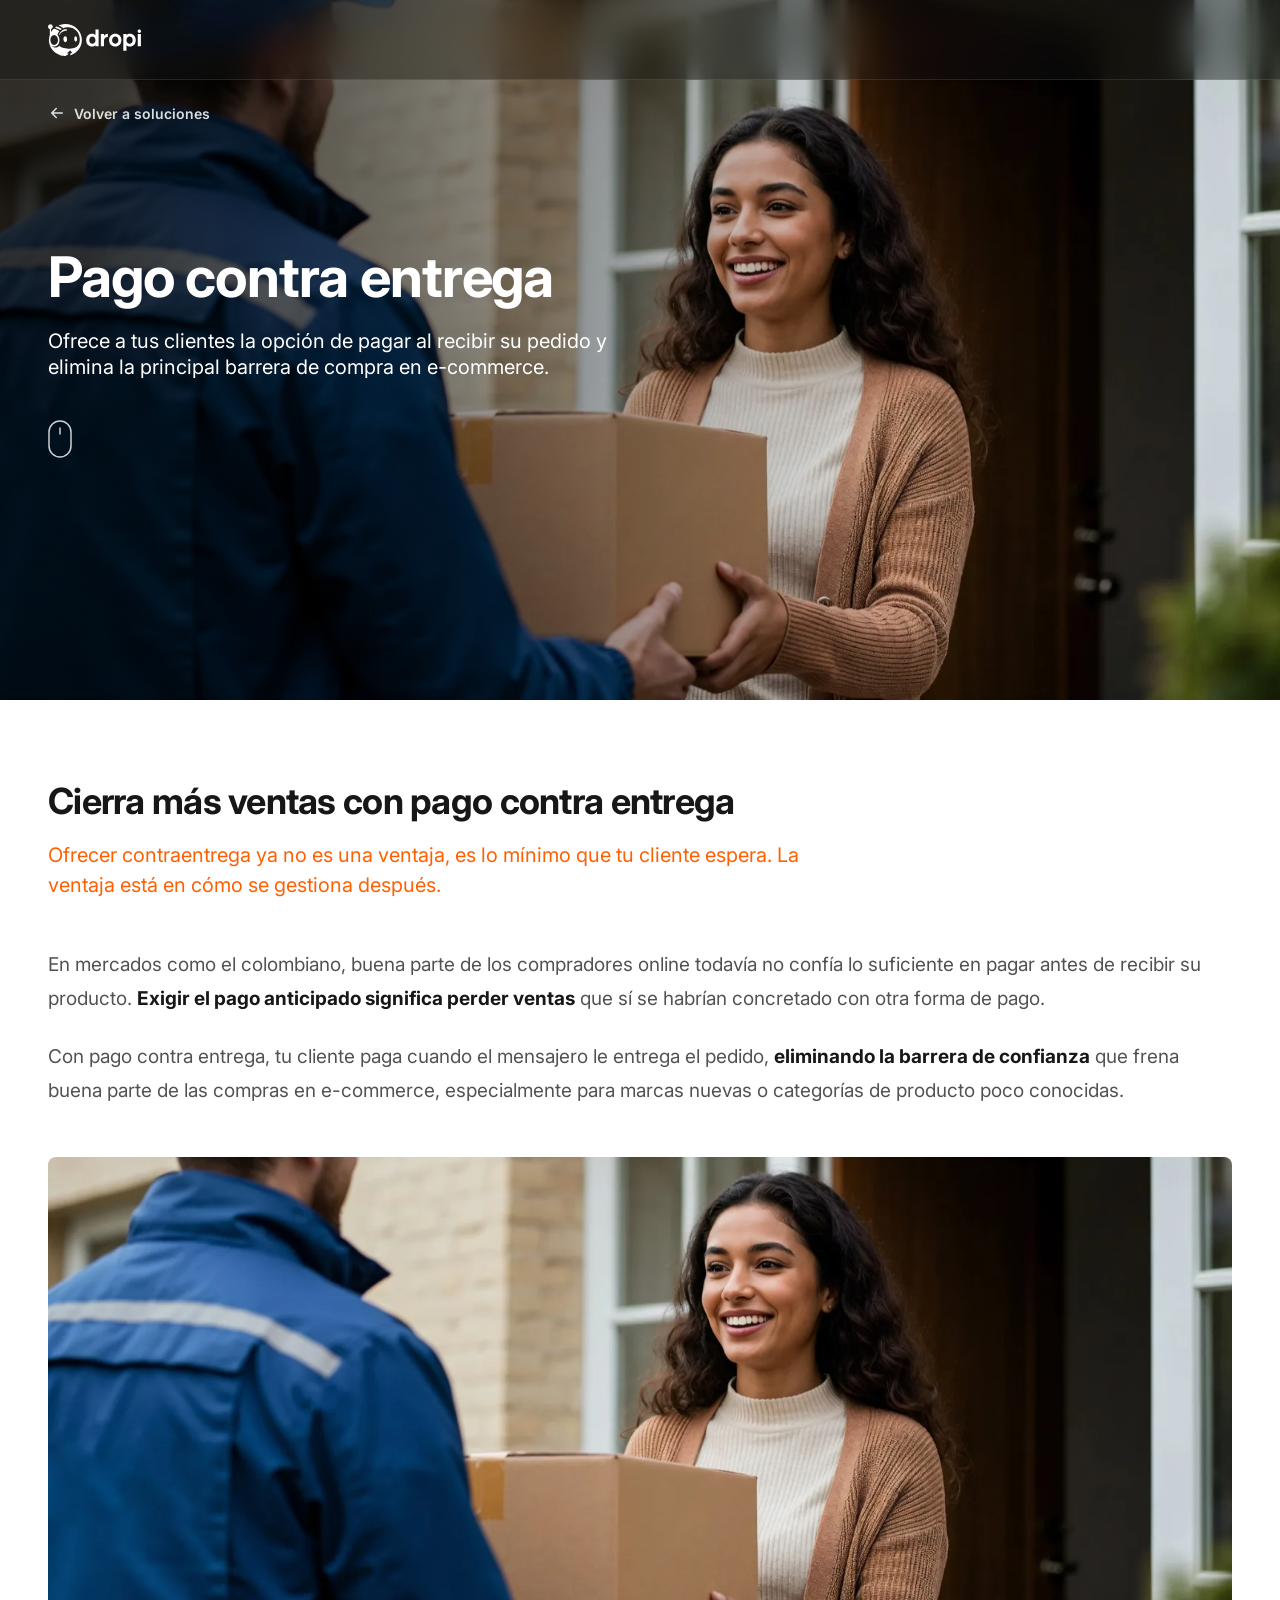
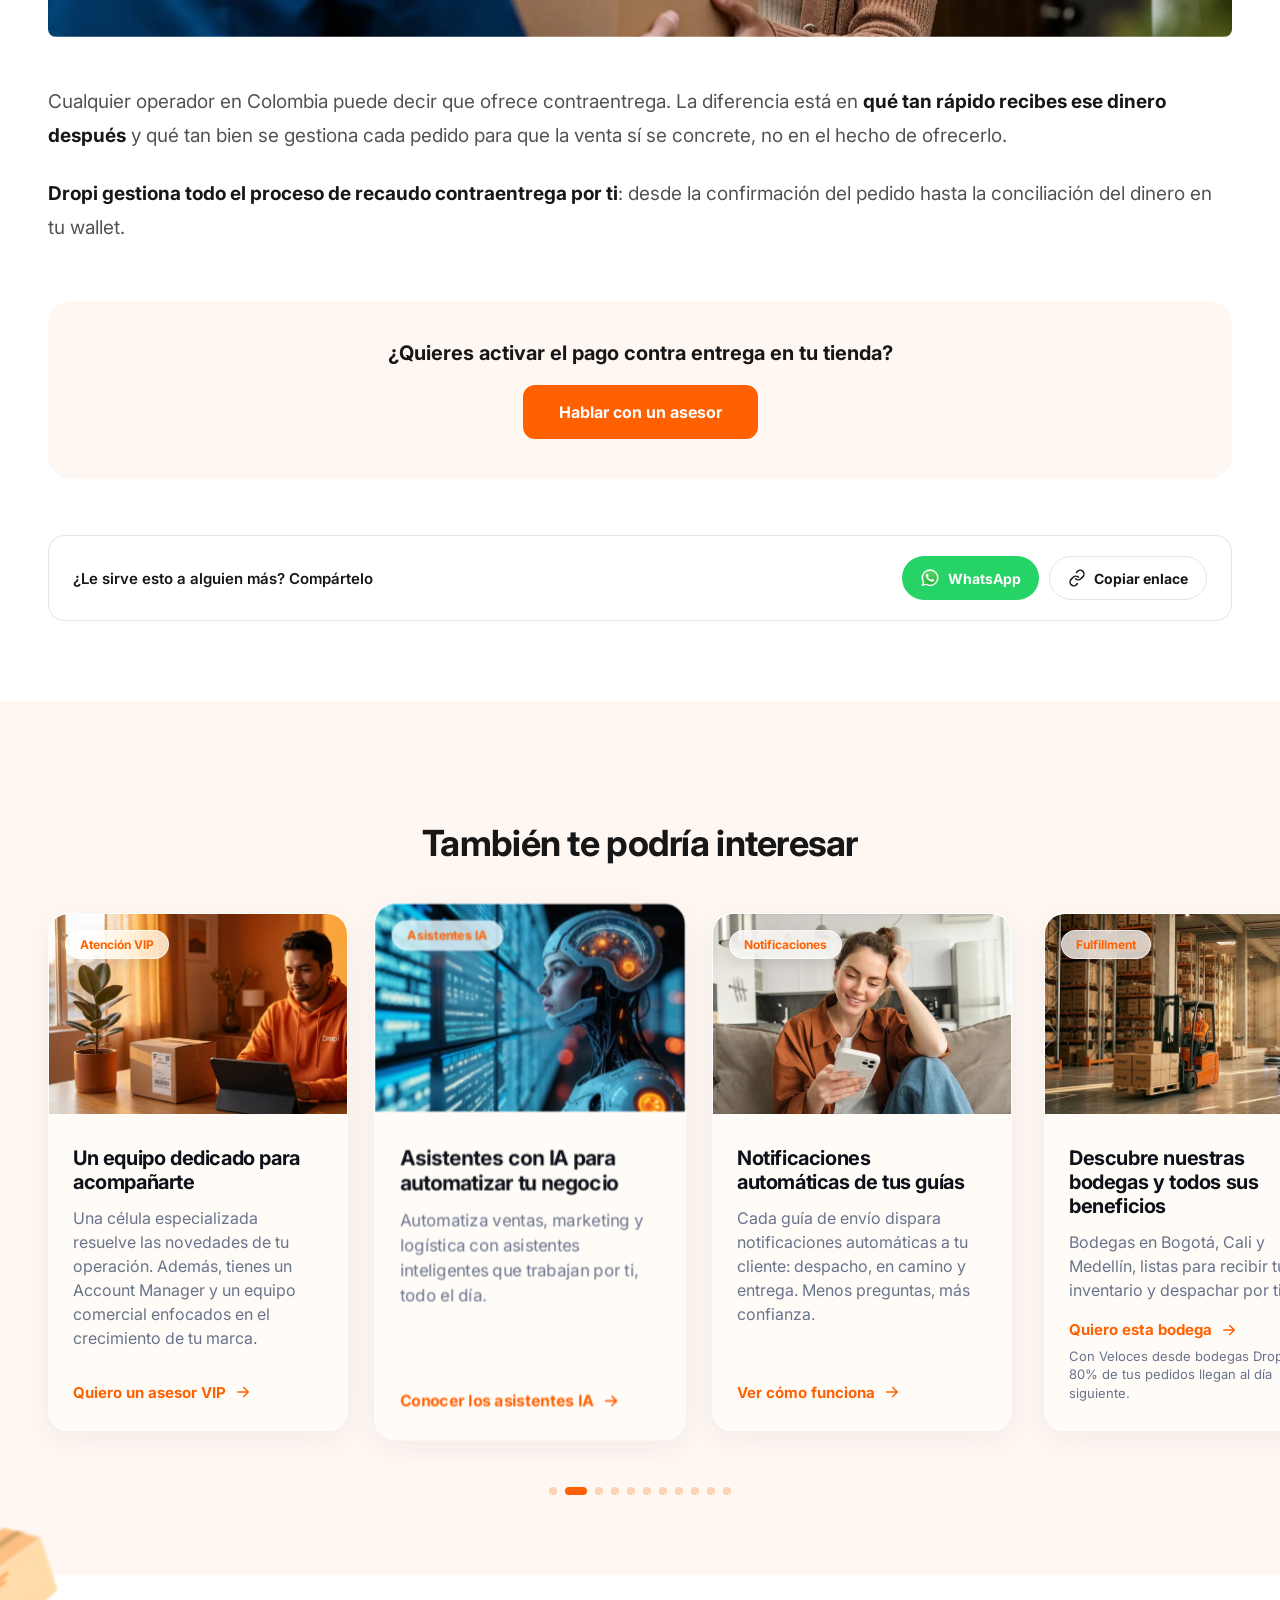
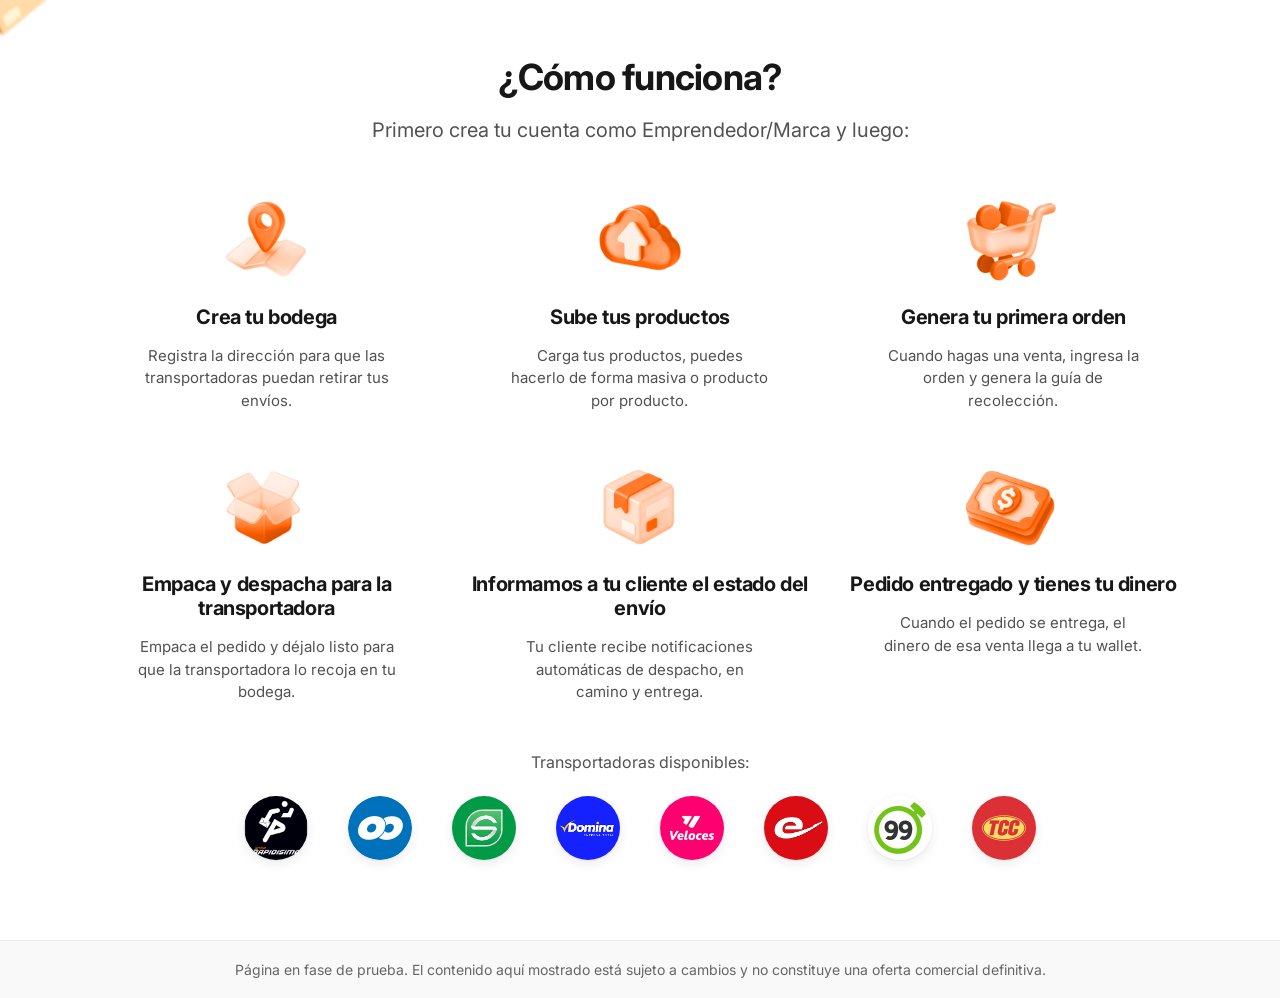
<file: pago-contraentrega.html>
<!DOCTYPE html>
<html lang="es">
<head>
<!-- Google tag (gtag.js) -->
<script async src="https://www.googletagmanager.com/gtag/js?id=G-R11EZ46QFP"></script>
<script>
  window.dataLayer = window.dataLayer || [];
  function gtag(){dataLayer.push(arguments);}
  gtag('js', new Date());

  gtag('config', 'G-R11EZ46QFP');
</script>

<meta charset="UTF-8" />
<meta name="viewport" content="width=device-width, initial-scale=1.0" />
<link rel="icon" type="image/svg+xml" href="assets/icons/favicon.svg" />
<title>Pago contra entrega (COD) | Dropi</title>
<meta name="description" content="Ofrece pago contra entrega a tus clientes y elimina la principal barrera de compra en e-commerce con Dropi." />
<link rel="preconnect" href="https://fonts.googleapis.com">
<link rel="preconnect" href="https://fonts.gstatic.com" crossorigin>
<link href="https://fonts.googleapis.com/css2?family=Inter:ital,wght@0,400;0,500;0,600;0,700&display=swap" rel="stylesheet">
<link rel="stylesheet" href="css/styles.css">
</head>
<body>

<header class="site-header site-header--overlay" id="site-header">
  <div class="container header-inner">
    <a href="index.html#hero" class="logo">
      <img src="assets/icons/logo-dropi.svg" alt="Dropi" width="108" height="37" />
    </a>
  </div>
</header>

<main>
  <section class="service-hero" style="background-image: image-set(url('assets/images/service2-pago-contraentrega.webp') type('image/webp'), url('assets/images/service2-pago-contraentrega.jpg') type('image/jpeg'));">
    <div class="service-hero-overlay" aria-hidden="true"></div>
    <div class="container service-hero-inner">
      <div class="service-hero-content" data-solution-badge="Pago contra entrega">
        <a href="index.html?solutions=Pago+contra+entrega" class="service-back-link">
          <svg class="service-back-icon" viewBox="0 0 24 24" fill="none" aria-hidden="true"><path d="M19 12H5M11 6l-6 6 6 6" stroke="currentColor" stroke-width="2" stroke-linecap="round" stroke-linejoin="round"/></svg>
          Volver a soluciones
        </a>
        <span class="service-recommended-pill" id="service-recommended-pill" hidden>Recomendado para ti</span>
        <h1>Pago contra entrega</h1>
        <p>Ofrece a tus clientes la opción de pagar al recibir su pedido y elimina la principal barrera de compra en e-commerce.</p>
        <button type="button" class="service-scroll-hint" id="service-scroll-hint" aria-label="Desplázate para ver más">
          <svg class="service-scroll-hint-icon service-scroll-hint-icon--mouse" viewBox="0 0 24 38" fill="none" aria-hidden="true">
            <rect x="1" y="1" width="22" height="36" rx="11" stroke="currentColor" stroke-width="1.5"/>
            <line class="service-scroll-hint-wheel" x1="12" y1="8" x2="12" y2="14" stroke="currentColor" stroke-width="1.5" stroke-linecap="round"/>
          </svg>
          <svg class="service-scroll-hint-icon service-scroll-hint-icon--tap" viewBox="0 0 24 24" fill="none" aria-hidden="true">
            <circle class="service-scroll-hint-ring" cx="12" cy="12" r="3" stroke="currentColor" stroke-width="1.5"/>
            <circle class="service-scroll-hint-ring service-scroll-hint-ring--2" cx="12" cy="12" r="3" stroke="currentColor" stroke-width="1.5"/>
          </svg>
        </button>
      </div>
    </div>
  </section>

  <section class="service-section">
    <div class="container service-section-heading">
      <h2>Cierra más ventas con pago contra entrega</h2>
      <p>Ofrecer contraentrega ya no es una ventaja, es lo mínimo que tu cliente espera. La ventaja está en cómo se gestiona después.</p>
    </div>

    <div class="container service-body">
      <div class="service-copy">
        <p>En mercados como el colombiano, buena parte de los compradores online todavía no confía lo suficiente en pagar antes de recibir su producto. <strong>Exigir el pago anticipado significa perder ventas</strong> que sí se habrían concretado con otra forma de pago.</p>
        <p>Con pago contra entrega, tu cliente paga cuando el mensajero le entrega el pedido, <strong>eliminando la barrera de confianza</strong> que frena buena parte de las compras en e-commerce, especialmente para marcas nuevas o categorías de producto poco conocidas.</p>
      </div>

      <div class="service-image-wrap">
        <picture>
          <source srcset="assets/images/service2-pago-contraentrega.webp" type="image/webp" />
          <img class="service-image" src="assets/images/service2-pago-contraentrega.jpg" alt="Cliente pagando en efectivo al recibir su pedido en la puerta de su casa" loading="lazy" />
        </picture>
      </div>

      <div class="service-copy">
        <p>Cualquier operador en Colombia puede decir que ofrece contraentrega. La diferencia está en <strong>qué tan rápido recibes ese dinero después</strong> y qué tan bien se gestiona cada pedido para que la venta sí se concrete, no en el hecho de ofrecerlo.</p>
        <p><strong>Dropi gestiona todo el proceso de recaudo contraentrega por ti</strong>: desde la confirmación del pedido hasta la conciliación del dinero en tu wallet.</p>
      </div>

      <div class="service-cta">
        <p class="service-cta-title">¿Quieres activar el pago contra entrega en tu tienda?</p>
        <a href="index.html?interest=Pago+contra+entrega#registro" class="btn btn-primary btn-lg">Hablar con un asesor</a>
      </div>

      <div class="service-share">
        <p class="service-share-label">¿Le sirve esto a alguien más? Compártelo</p>
        <div class="service-share-actions">
          <a class="service-share-btn service-share-btn--whatsapp" id="service-share-whatsapp" target="_blank" rel="noopener">
            <img src="assets/images/whatsapp-icon.png" alt="" width="20" height="20" loading="lazy" />
            WhatsApp
          </a>
          <button type="button" class="service-share-btn service-share-btn--copy" id="service-share-copy">
            <span class="service-share-btn-icons">
              <svg class="service-share-icon service-share-icon--link" viewBox="0 0 24 24" fill="none" aria-hidden="true"><path d="M10 13a5 5 0 0 0 7.07 0l2.83-2.83a5 5 0 0 0-7.07-7.07L11.5 4.5" stroke="currentColor" stroke-width="2" stroke-linecap="round" stroke-linejoin="round"/><path d="M14 11a5 5 0 0 0-7.07 0L4.1 13.83a5 5 0 0 0 7.07 7.07l1.36-1.36" stroke="currentColor" stroke-width="2" stroke-linecap="round" stroke-linejoin="round"/></svg>
              <svg class="service-share-icon service-share-icon--check" viewBox="0 0 24 24" fill="none" aria-hidden="true"><path d="M5 13l4 4L19 7" stroke="currentColor" stroke-width="2" stroke-linecap="round" stroke-linejoin="round"/></svg>
            </span>
            <span class="service-share-btn-text">Copiar enlace</span>
          </button>
        </div>
      </div>
    </div>
  </section>

  <section class="solutions-section" id="servicios">
    <div class="solutions-heading-wrap">
      <div class="section-heading solutions-heading">
        <h2>También te podría interesar</h2>
      </div>
    </div>

    <div class="solutions-body">
      <div class="solutions-scroll" id="solutions-scroll">
        <div class="solutions-scroll-spacer" aria-hidden="true"></div>
        <article class="solution-card">
          <div class="solution-card-image">
            <picture>
              <source srcset="assets/images/service2-atencion-vip-placeholder.webp" type="image/webp" />
              <img src="assets/images/service2-atencion-vip-placeholder.jpg" alt="" loading="lazy" />
            </picture>
            <span class="solution-card-badge">Atención VIP</span>
          </div>
          <span class="solution-card-recommended" hidden>Recomendado para ti</span>
          <div class="solution-card-body">
            <h3>Un equipo dedicado para acompañarte</h3>
            <p class="solution-card-desc">Una célula especializada resuelve las novedades de tu operación. Además, tienes un Account Manager y un equipo comercial enfocados en el crecimiento de tu marca.</p>
            <div class="solution-card-cta">
              <a href="atencion-vip.html" class="solution-card-link">
                Quiero un asesor VIP
                <svg class="solution-card-link-arrow" viewBox="0 0 24 24" fill="none" aria-hidden="true"><path d="M5 12h14M13 6l6 6-6 6" stroke="currentColor" stroke-width="2" stroke-linecap="round" stroke-linejoin="round"/></svg>
              </a>
            </div>
          </div>
        </article>

        <article class="solution-card">
          <div class="solution-card-image">
            <picture>
              <source srcset="assets/images/service2-asistentes-ia.webp" type="image/webp" />
              <img src="assets/images/service2-asistentes-ia.jpg" alt="" loading="lazy" />
            </picture>
            <span class="solution-card-badge">Asistentes IA</span>
          </div>
          <span class="solution-card-recommended" hidden>Recomendado para ti</span>
          <div class="solution-card-body">
            <h3>Asistentes con IA para automatizar tu negocio</h3>
            <p class="solution-card-desc">Automatiza ventas, marketing y logística con asistentes inteligentes que trabajan por ti, todo el día.</p>
            <div class="solution-card-cta">
              <a href="asistentes-ia.html" class="solution-card-link">
                Conocer los asistentes IA
                <svg class="solution-card-link-arrow" viewBox="0 0 24 24" fill="none" aria-hidden="true"><path d="M5 12h14M13 6l6 6-6 6" stroke="currentColor" stroke-width="2" stroke-linecap="round" stroke-linejoin="round"/></svg>
              </a>
            </div>
          </div>
        </article>

        <article class="solution-card">
          <div class="solution-card-image">
            <picture>
              <source srcset="assets/images/service2-notificaciones.webp" type="image/webp" />
              <img src="assets/images/service2-notificaciones.jpg" alt="" loading="lazy" />
            </picture>
            <span class="solution-card-badge">Notificaciones</span>
          </div>
          <span class="solution-card-recommended" hidden>Recomendado para ti</span>
          <div class="solution-card-body">
            <h3>Notificaciones automáticas de tus guías</h3>
            <p class="solution-card-desc">Cada guía de envío dispara notificaciones automáticas a tu cliente: despacho, en camino y entrega. Menos preguntas, más confianza.</p>
            <div class="solution-card-cta">
              <a href="notificaciones.html" class="solution-card-link">
                Ver cómo funciona
                <svg class="solution-card-link-arrow" viewBox="0 0 24 24" fill="none" aria-hidden="true"><path d="M5 12h14M13 6l6 6-6 6" stroke="currentColor" stroke-width="2" stroke-linecap="round" stroke-linejoin="round"/></svg>
              </a>
            </div>
          </div>
        </article>

        <article class="solution-card">
          <div class="solution-card-image">
            <picture>
              <source srcset="assets/images/service2-fullfilment-v2.webp" type="image/webp" />
              <img src="assets/images/service2-fullfilment-v2.jpeg" alt="" loading="lazy" />
            </picture>
            <span class="solution-card-badge">Fulfillment</span>
          </div>
          <span class="solution-card-recommended" hidden>Recomendado para ti</span>
          <div class="solution-card-body">
            <h3>Descubre nuestras bodegas y todos sus beneficios</h3>
            <p class="solution-card-desc">Bodegas en Bogotá, Cali y Medellín, listas para recibir tu inventario y despachar por ti.</p>
            <div class="solution-card-cta">
              <a href="fulfillment.html" class="solution-card-link">
                Quiero esta bodega
                <svg class="solution-card-link-arrow" viewBox="0 0 24 24" fill="none" aria-hidden="true"><path d="M5 12h14M13 6l6 6-6 6" stroke="currentColor" stroke-width="2" stroke-linecap="round" stroke-linejoin="round"/></svg>
              </a>
              <button type="button" class="solution-card-info" aria-label="Más información" aria-expanded="false">
                <svg viewBox="0 0 24 24" fill="none" aria-hidden="true"><circle cx="12" cy="12" r="10" fill="currentColor"/><rect x="11" y="10.5" width="2" height="6.5" rx="1" fill="white"/><circle cx="12" cy="7.4" r="1.4" fill="white"/></svg>
              </button>
              <p class="solution-card-note">Con Veloces desde bodegas Dropi, el 80% de tus pedidos llegan al día siguiente.</p>
            </div>
          </div>
        </article>

        <article class="solution-card">
          <div class="solution-card-image">
            <picture>
              <source srcset="assets/images/service2-wallet-v2.webp" type="image/webp" />
              <img src="assets/images/service2-wallet-v2.jpg" alt="" style="object-position: 50% 20%;" loading="lazy" />
            </picture>
            <span class="solution-card-badge">Wallet</span>
          </div>
          <span class="solution-card-recommended" hidden>Recomendado para ti</span>
          <div class="solution-card-body">
            <h3>Tu dinero, en máximo 24 horas</h3>
            <p class="solution-card-desc">Mientras otros esperan a que la transportadora les pague, Dropi te paga primero. Recibes tu dinero en máximo 24 horas después de la entrega.</p>
            <div class="solution-card-cta">
              <a href="wallet.html" class="solution-card-link">
                Quiero cobrar así
                <svg class="solution-card-link-arrow" viewBox="0 0 24 24" fill="none" aria-hidden="true"><path d="M5 12h14M13 6l6 6-6 6" stroke="currentColor" stroke-width="2" stroke-linecap="round" stroke-linejoin="round"/></svg>
              </a>
              <button type="button" class="solution-card-info" aria-label="Más información" aria-expanded="false">
                <svg viewBox="0 0 24 24" fill="none" aria-hidden="true"><circle cx="12" cy="12" r="10" fill="currentColor"/><rect x="11" y="10.5" width="2" height="6.5" rx="1" fill="white"/><circle cx="12" cy="7.4" r="1.4" fill="white"/></svg>
              </button>
              <p class="solution-card-note">Recaudo diario en tu wallet. Reinvierte hoy lo que vendiste ayer.</p>
            </div>
          </div>
        </article>

        <article class="solution-card">
          <div class="solution-card-image">
            <picture>
              <source srcset="assets/images/service2-api-publica.webp" type="image/webp" />
              <img src="assets/images/service2-api-publica.jpg" alt="" loading="lazy" />
            </picture>
            <span class="solution-card-badge">API Pública</span>
          </div>
          <span class="solution-card-recommended" hidden>Recomendado para ti</span>
          <div class="solution-card-body">
            <h3>Conoce lo que necesitas para conectar con Dropi</h3>
            <p class="solution-card-desc">Crea pedidos, genera guías y consulta el estado de tus envíos directamente desde tus propios sistemas.</p>
            <div class="solution-card-cta">
              <a href="api-publica.html" class="solution-card-link">
                Documentación API
                <svg class="solution-card-link-arrow" viewBox="0 0 24 24" fill="none" aria-hidden="true"><path d="M5 12h14M13 6l6 6-6 6" stroke="currentColor" stroke-width="2" stroke-linecap="round" stroke-linejoin="round"/></svg>
              </a>
            </div>
          </div>
        </article>

        <article class="solution-card">
          <div class="solution-card-image">
            <picture>
              <source srcset="assets/images/service2-metrics.webp" type="image/webp" />
              <img src="assets/images/service2-metrics.jpg" alt="" loading="lazy" />
            </picture>
            <span class="solution-card-badge">Métricas y reportes</span>
          </div>
          <span class="solution-card-recommended" hidden>Recomendado para ti</span>
          <div class="solution-card-body">
            <h3>Cada número de tu operación, en un solo lugar</h3>
            <p class="solution-card-desc">Entrega efectiva, devoluciones, contraentrega, inventario y comunicaciones: todo medido, todo accionable.</p>
            <div class="solution-card-cta">
              <a href="metricas-y-reportes.html" class="solution-card-link">
                Ver mis reportes en vivo
                <svg class="solution-card-link-arrow" viewBox="0 0 24 24" fill="none" aria-hidden="true"><path d="M5 12h14M13 6l6 6-6 6" stroke="currentColor" stroke-width="2" stroke-linecap="round" stroke-linejoin="round"/></svg>
              </a>
            </div>
          </div>
        </article>

        <article class="solution-card">
          <div class="solution-card-image">
            <picture>
              <source srcset="assets/images/service2-huella-digital.webp" type="image/webp" />
              <img src="assets/images/service2-huella-digital.jpg" alt="" loading="lazy" />
            </picture>
            <span class="solution-card-badge">Huella Digital</span>
          </div>
          <span class="solution-card-recommended" hidden>Recomendado para ti</span>
          <div class="solution-card-body">
            <h3>Verifica antes de enviar y evita devoluciones</h3>
            <p class="solution-card-desc">Consulta el historial de cada cliente antes de confirmar el envío y evita devoluciones.</p>
            <div class="solution-card-cta">
              <a href="huella-digital.html" class="solution-card-link">
                Descubrir esta función
                <svg class="solution-card-link-arrow" viewBox="0 0 24 24" fill="none" aria-hidden="true"><path d="M5 12h14M13 6l6 6-6 6" stroke="currentColor" stroke-width="2" stroke-linecap="round" stroke-linejoin="round"/></svg>
              </a>
            </div>
          </div>
        </article>

        <article class="solution-card">
          <div class="solution-card-image">
            <picture>
              <source srcset="assets/images/service2-gestion-entregas.webp" type="image/webp" />
              <img src="assets/images/service2-gestion-entregas.jpg" alt="" loading="lazy" />
            </picture>
            <span class="solution-card-badge">Gestión de entregas</span>
          </div>
          <div class="solution-card-body">
            <h3>No pagas de más por lo que no se entregó</h3>
            <p class="solution-card-desc">Pagas el flete inicial, se entregue o no el pedido. Pero no te cobramos nada adicional por la devolución.</p>
            <div class="solution-card-cta">
              <a href="gestion-de-entregas.html" class="solution-card-link">
                Proteger mi margen
                <svg class="solution-card-link-arrow" viewBox="0 0 24 24" fill="none" aria-hidden="true"><path d="M5 12h14M13 6l6 6-6 6" stroke="currentColor" stroke-width="2" stroke-linecap="round" stroke-linejoin="round"/></svg>
              </a>
              <button type="button" class="solution-card-info" aria-label="Más información" aria-expanded="false">
                <svg viewBox="0 0 24 24" fill="none" aria-hidden="true"><circle cx="12" cy="12" r="10" fill="currentColor"/><rect x="11" y="10.5" width="2" height="6.5" rx="1" fill="white"/><circle cx="12" cy="7.4" r="1.4" fill="white"/></svg>
              </button>
            </div>
          </div>
        </article>

        <article class="solution-card">
          <div class="solution-card-image">
            <picture>
              <source srcset="assets/images/service2-pago-contraentrega.webp" type="image/webp" />
              <img src="assets/images/service2-pago-contraentrega.jpg" alt="" loading="lazy" />
            </picture>
            <span class="solution-card-badge">Pago contra entrega</span>
          </div>
          <span class="solution-card-recommended" hidden>Recomendado para ti</span>
          <div class="solution-card-body">
            <h3>Cierra más ventas con pago contra entrega</h3>
            <p class="solution-card-desc">Ofrece a tus clientes la opción de pagar al recibir su pedido y elimina la principal barrera de compra en e-commerce.</p>
            <div class="solution-card-cta">
              <a href="pago-contraentrega.html" class="solution-card-link">
                Activar esta opción
                <svg class="solution-card-link-arrow" viewBox="0 0 24 24" fill="none" aria-hidden="true"><path d="M5 12h14M13 6l6 6-6 6" stroke="currentColor" stroke-width="2" stroke-linecap="round" stroke-linejoin="round"/></svg>
              </a>
            </div>
          </div>
        </article>

        <article class="solution-card">
          <div class="solution-card-image">
            <picture>
              <source srcset="assets/images/service2-mentorias.webp" type="image/webp" />
              <img src="assets/images/service2-mentorias.jpg" alt="" loading="lazy" />
            </picture>
            <span class="solution-card-badge">Mentorías</span>
          </div>
          <span class="solution-card-recommended" hidden>Recomendado para ti</span>
          <div class="solution-card-body">
            <h3>No vendas a ciegas. Aprende a vender con quien ya lo hizo.</h3>
            <p class="solution-card-desc">Convierte Dropi en el motor logístico de tu marca y crece con datos reales.</p>
            <div class="solution-card-cta">
              <a href="mentorias.html" class="solution-card-link">
                Quiero mi mentoría
                <svg class="solution-card-link-arrow" viewBox="0 0 24 24" fill="none" aria-hidden="true"><path d="M5 12h14M13 6l6 6-6 6" stroke="currentColor" stroke-width="2" stroke-linecap="round" stroke-linejoin="round"/></svg>
              </a>
            </div>
          </div>
        </article>























        <div class="solutions-scroll-spacer solutions-scroll-spacer--end" aria-hidden="true"></div>
      </div>

      <div class="solutions-footer">
        <div class="solutions-dots" id="solutions-dots" role="tablist" aria-label="Navegación de soluciones"></div>
      </div>
    </div>
    <div class="decor-box-float decor-box-float--seam">
      <img class="decor-box" src="assets/images/decor-box.png" alt="" aria-hidden="true" loading="lazy"
        data-parallax-scale data-parallax-shadow
        data-parallax-min-scale="1.05" data-parallax-max-scale="2.1" data-parallax-range="100" />
    </div>
  </section>
    <section class="service-how">
    <div class="container service-how-heading">
      <h2>¿Cómo funciona?</h2>
      <p>Primero crea tu cuenta como Emprendedor/Marca y luego:</p>
    </div>

    <div class="container service-how-grid">
      <div class="service-how-step">
        <div class="service-how-icon">
          <img src="assets/images/icon-map-location.png" alt="" loading="lazy" />
          <div class="service-how-icon-tint"></div>
        </div>
        <h3>Crea tu bodega</h3>
        <p>Registra la dirección para que las transportadoras puedan retirar tus envíos.</p>
      </div>

      <div class="service-how-step">
        <div class="service-how-icon">
          <img src="assets/images/icon-cloud-upload.png" alt="" loading="lazy" />
          <div class="service-how-icon-tint"></div>
        </div>
        <h3>Sube tus productos</h3>
        <p>Carga tus productos, puedes hacerlo de forma masiva o producto por producto.</p>
      </div>

      <div class="service-how-step">
        <div class="service-how-icon">
          <img src="assets/images/icon-shopping-cart.png" alt="" loading="lazy" />
          <div class="service-how-icon-tint"></div>
        </div>
        <h3>Genera tu primera orden</h3>
        <p>Cuando hagas una venta, ingresa la orden y genera la guía de recolección.</p>
      </div>

      <div class="service-how-step">
        <div class="service-how-icon">
          <img src="assets/images/icon-open-box.png" alt="" loading="lazy" />
          <div class="service-how-icon-tint"></div>
        </div>
        <h3>Empaca y despacha para la transportadora</h3>
        <p>Empaca el pedido y déjalo listo para que la transportadora lo recoja en tu bodega.</p>
      </div>

      <div class="service-how-step">
        <div class="service-how-icon">
          <img src="assets/images/icon-package-labels.png" alt="" loading="lazy" />
          <div class="service-how-icon-tint"></div>
        </div>
        <h3>Informamos a tu cliente el estado del envío</h3>
        <p>Tu cliente recibe notificaciones automáticas de despacho, en camino y entrega.</p>
      </div>

      <div class="service-how-step">
        <div class="service-how-icon">
          <img src="assets/images/icon-dollar-stack.png" alt="" loading="lazy" />
          <div class="service-how-icon-tint"></div>
        </div>
        <h3>Pedido entregado y tienes tu dinero</h3>
        <p>Cuando el pedido se entrega, el dinero de esa venta llega a tu wallet.</p>
      </div>
    </div>

    <div class="carriers-section service-how-carriers">
      <div class="container">
        <p class="service-how-carriers-label">Transportadoras disponibles:</p>
        <div class="carrier-logos">
          <img src="assets/images/carrier-interrapidisimo.png" alt="Interrapidísimo" loading="lazy" />
          <img src="assets/images/carrier-coordinadora.png" alt="Coordinadora" loading="lazy" />
          <img src="assets/images/carrier-servientrega.png" alt="Servientrega" loading="lazy" />
          <img src="assets/images/carrier-domina.png" alt="Domina" loading="lazy" />
          <img src="assets/images/carrier-veloces.png" alt="Veloces" loading="lazy" />
          <img src="assets/images/carrier-envia.png" alt="Envía" loading="lazy" />
          <img src="assets/images/carrier-99minutos.png" alt="99 minutos" loading="lazy" />
          <img src="assets/images/carrier-tcc.png" alt="TCC" loading="lazy" />
        </div>
      </div>
    </div>
  </section>

</main>

<footer class="site-footer">
  Página en fase de prueba. El contenido aquí mostrado está sujeto a cambios y no constituye una oferta comercial definitiva.
</footer>


<script type="text/javascript">
    (function(c,l,a,r,i,t,y){
        c[a]=c[a]||function(){(c[a].q=c[a].q||[]).push(arguments)};
        t=l.createElement(r);t.async=1;t.src="https://www.clarity.ms/tag/"+i;
        y=l.getElementsByTagName(r)[0];y.parentNode.insertBefore(t,y);
    })(window, document, "clarity", "script", "ylx4fr9h5b");
</script>
<!-- Meta Pixel Code -->
<script>
!function(f,b,e,v,n,t,s)
{if(f.fbq)return;n=f.fbq=function(){n.callMethod?
n.callMethod.apply(n,arguments):n.queue.push(arguments)};
if(!f._fbq)f._fbq=n;n.push=n;n.loaded=!0;n.version='2.0';
n.queue=[];t=b.createElement(e);t.async=!0;
t.src=v;s=b.getElementsByTagName(e)[0];
s.parentNode.insertBefore(t,s)}(window, document,'script',
'https://connect.facebook.net/en_US/fbevents.js');
fbq('init', '1993505871363238');
fbq('track', 'PageView');
</script>
<noscript><img height="1" width="1" style="display:none"
src="https://www.facebook.com/tr?id=1993505871363238&ev=PageView&noscript=1"
/></noscript>
<!-- End Meta Pixel Code -->
<script>
(function (m, a, z, e) {
  var s, t, u, v;
  try {
    t = m.sessionStorage.getItem('maze-us');
  } catch (err) {}

  if (!t) {
    t = new Date().getTime();
    try {
      m.sessionStorage.setItem('maze-us', t);
    } catch (err) {}
  }
u = document.currentScript || (function () {
    var w = document.getElementsByTagName('script');
    return w[w.length - 1];
  })();
  v = u && u.nonce;

  s = a.createElement('script');
  s.src = z + '?apiKey=' + e;
  s.async = true;
  if (v) s.setAttribute('nonce', v);
  a.getElementsByTagName('head')[0].appendChild(s);
  m.mazeUniversalSnippetApiKey = e;
})(window, document, 'https://snippet.maze.co/maze-universal-loader.js', 'd0000a3-f0c7-4e09-a555-4a538dd6a88e');
</script>
<script src="js/main.js"></script>
</body>
</html>
</file>
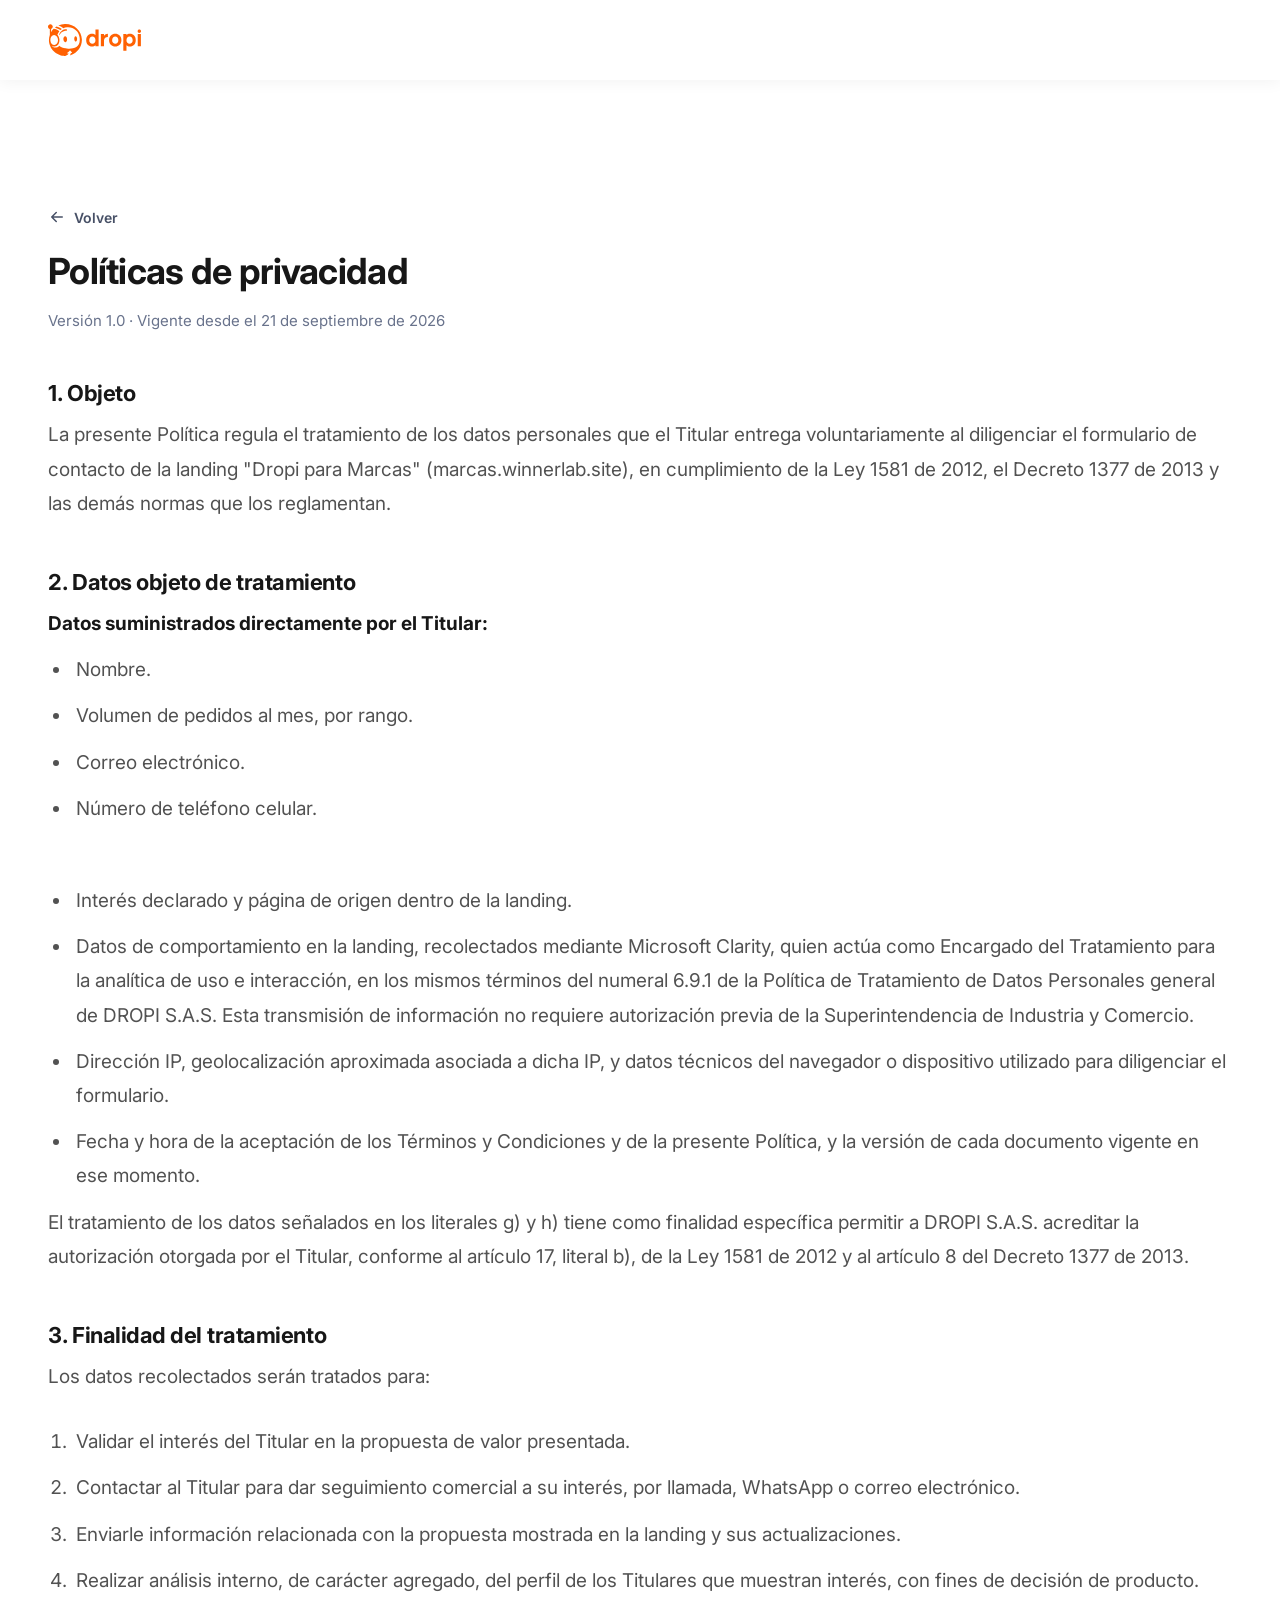
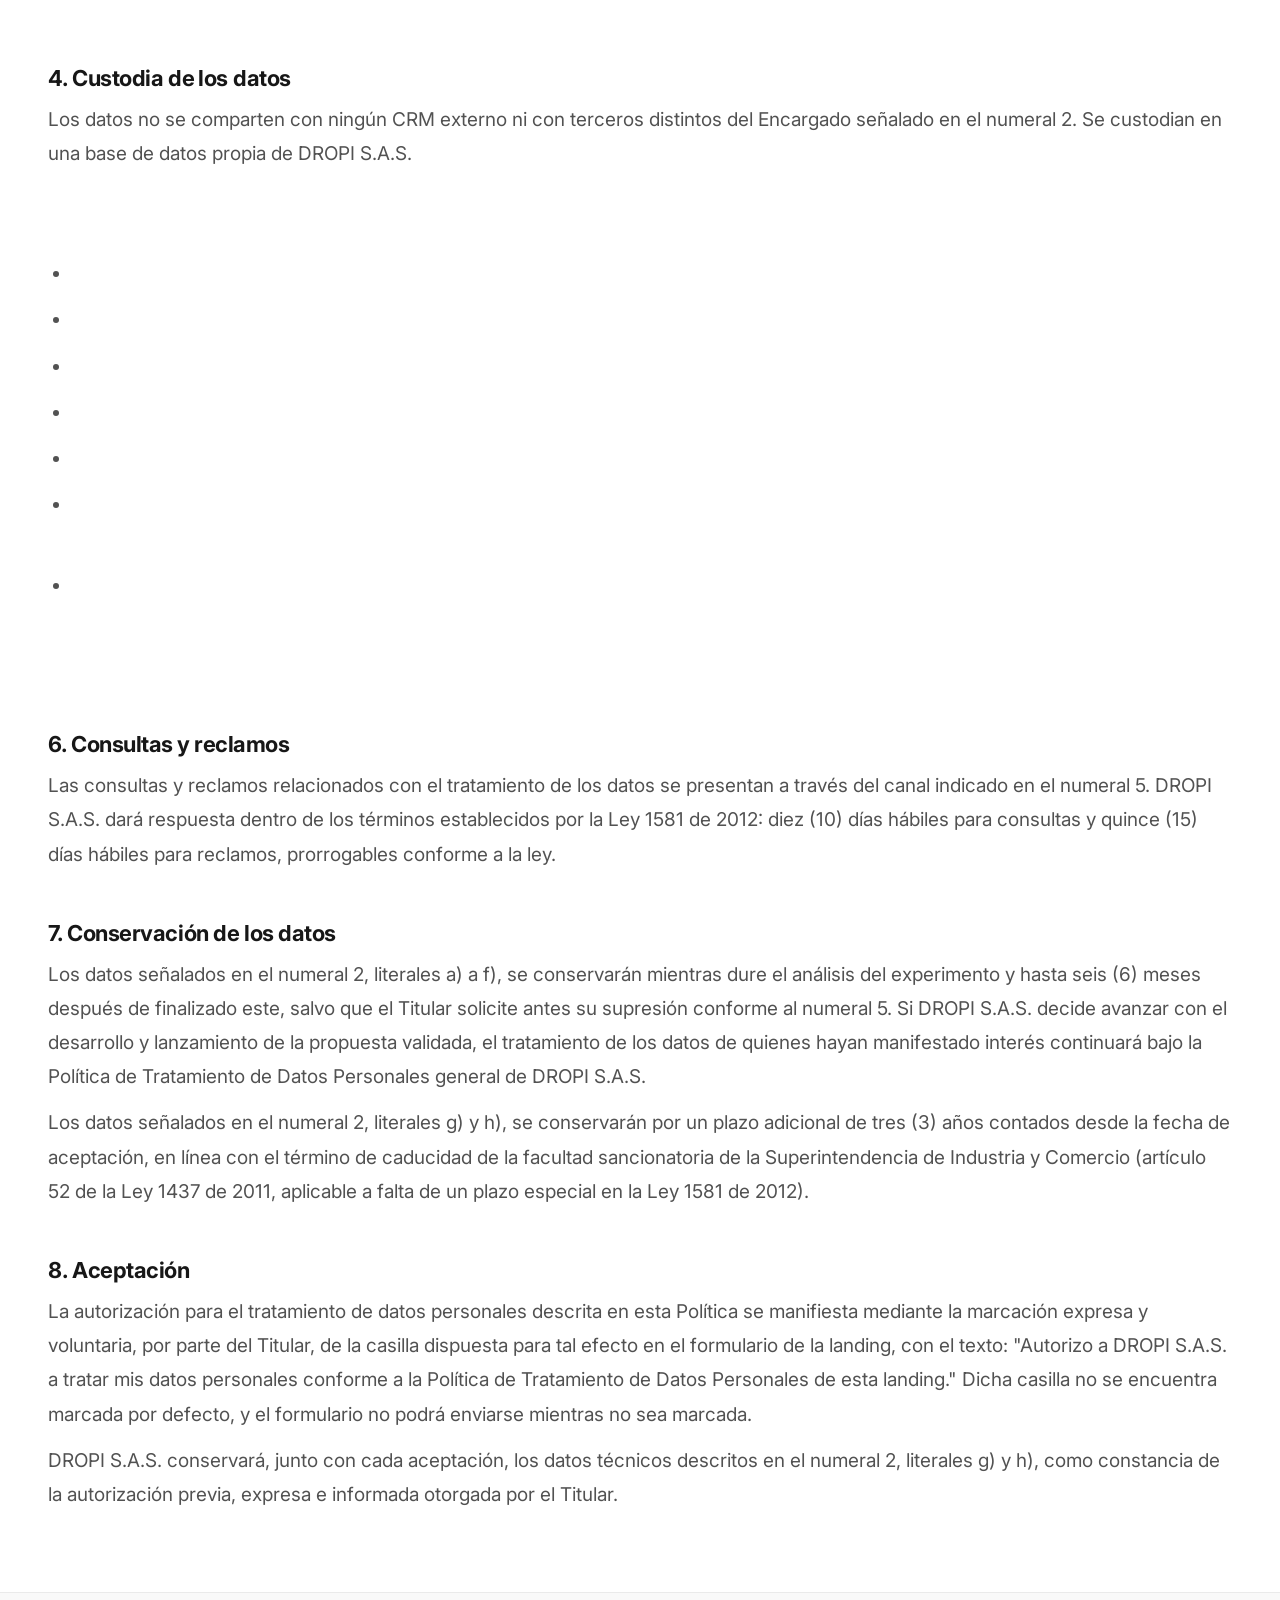
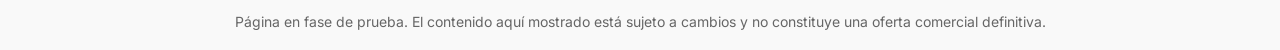
<file: politicas-de-privacidad.html>
<!DOCTYPE html>
<html lang="es">
<head>
<!-- Google tag (gtag.js) -->
<script async src="https://www.googletagmanager.com/gtag/js?id=G-R11EZ46QFP"></script>
<script>
  window.dataLayer = window.dataLayer || [];
  function gtag(){dataLayer.push(arguments);}
  gtag('js', new Date());

  gtag('config', 'G-R11EZ46QFP');
</script>

<meta charset="UTF-8" />
<meta name="viewport" content="width=device-width, initial-scale=1.0" />
<link rel="icon" type="image/svg+xml" href="assets/icons/favicon.svg" />
<title>Políticas de privacidad | Dropi</title>
<meta name="description" content="Políticas de privacidad y tratamiento de datos personales de Dropi." />
<link rel="preconnect" href="https://fonts.googleapis.com">
<link rel="preconnect" href="https://fonts.gstatic.com" crossorigin>
<link href="https://fonts.googleapis.com/css2?family=Inter:ital,wght@0,400;0,500;0,600;0,700&display=swap" rel="stylesheet">
<link rel="stylesheet" href="css/styles.css">
</head>
<body>

<header class="site-header" id="site-header">
  <div class="container header-inner">
    <a href="index.html#hero" class="logo">
      <img src="assets/icons/logo-dropi.svg" alt="Dropi" width="108" height="37" />
    </a>
  </div>
</header>

<main>
  <section class="service-section legal-section">
    <div class="container service-section-heading">
      <a href="index.html" class="service-back-link legal-back-link">
        <svg class="service-back-icon" viewBox="0 0 24 24" fill="none" aria-hidden="true"><path d="M19 12H5M11 6l-6 6 6 6" stroke="currentColor" stroke-width="2" stroke-linecap="round" stroke-linejoin="round"/></svg>
        Volver
      </a>
      <h1>Políticas de privacidad</h1>
      <p class="legal-updated">Versión 1.0 · Vigente desde el 21 de septiembre de 2026</p>
    </div>

    <div class="container service-body legal-body">
      <div class="service-copy">
        <h2>1. Objeto</h2>
        <p>La presente Política regula el tratamiento de los datos personales que el Titular entrega voluntariamente al diligenciar el formulario de contacto de la landing "Dropi para Marcas" (marcas.winnerlab.site), en cumplimiento de la Ley 1581 de 2012, el Decreto 1377 de 2013 y las demás normas que los reglamentan.</p>
      </div>
      <div class="service-copy">
        <h2>2. Datos objeto de tratamiento</h2>
        <p><strong>Datos suministrados directamente por el Titular:</strong></p>
        <ul>
          <li>Nombre.</li>
          <li>Volumen de pedidos al mes, por rango.</li>
          <li>Correo electrónico.</li>
          <li>Número de teléfono celular.</li>
        </ul>
        <p><strong>Datos recolectados automáticamente al momento del registro:</strong></p>
        <ul>
          <li>Interés declarado y página de origen dentro de la landing.</li>
          <li>Datos de comportamiento en la landing, recolectados mediante Microsoft Clarity, quien actúa como Encargado del Tratamiento para la analítica de uso e interacción, en los mismos términos del numeral 6.9.1 de la Política de Tratamiento de Datos Personales general de DROPI S.A.S. Esta transmisión de información no requiere autorización previa de la Superintendencia de Industria y Comercio.</li>
          <li>Dirección IP, geolocalización aproximada asociada a dicha IP, y datos técnicos del navegador o dispositivo utilizado para diligenciar el formulario.</li>
          <li>Fecha y hora de la aceptación de los Términos y Condiciones y de la presente Política, y la versión de cada documento vigente en ese momento.</li>
        </ul>
        <p>El tratamiento de los datos señalados en los literales g) y h) tiene como finalidad específica permitir a DROPI S.A.S. acreditar la autorización otorgada por el Titular, conforme al artículo 17, literal b), de la Ley 1581 de 2012 y al artículo 8 del Decreto 1377 de 2013.</p>
      </div>
      <div class="service-copy">
        <h2>3. Finalidad del tratamiento</h2>
        <p>Los datos recolectados serán tratados para:</p>
        <ol>
          <li>Validar el interés del Titular en la propuesta de valor presentada.</li>
          <li>Contactar al Titular para dar seguimiento comercial a su interés, por llamada, WhatsApp o correo electrónico.</li>
          <li>Enviarle información relacionada con la propuesta mostrada en la landing y sus actualizaciones.</li>
          <li>Realizar análisis interno, de carácter agregado, del perfil de los Titulares que muestran interés, con fines de decisión de producto.</li>
        </ol>
      </div>
      <div class="service-copy">
        <h2>4. Custodia de los datos</h2>
        <p>Los datos no se comparten con ningún CRM externo ni con terceros distintos del Encargado señalado en el numeral 2. Se custodian en una base de datos propia de DROPI S.A.S.</p>
      </div>
      <div class="service-copy">
        <h2>5. Derechos del Titular</h2>
        <ul>
          <li>Acceso: conocer los datos suyos que reposan en las bases de datos de DROPI S.A.S.</li>
          <li>Actualización: solicitar la actualización de sus datos cuando resulten incompletos o hayan cambiado.</li>
          <li>Rectificación: solicitar la corrección de sus datos cuando sean inexactos o incompletos.</li>
          <li>Cancelación o supresión: solicitar la eliminación de sus datos cuando no exista deber legal o contractual de conservarlos.</li>
          <li>Oposición: oponerse al tratamiento de sus datos para fines específicos, incluido el contacto comercial.</li>
          <li>Revocación: revocar en cualquier momento la autorización otorgada, de forma total o parcial, sin que ello afecte los tratamientos ya realizados conforme a la ley.</li>
          <li>Queja ante la autoridad: presentar quejas ante la Superintendencia de Industria y Comercio por infracciones a la normativa de protección de datos personales, una vez agotado el trámite de consulta o reclamo ante DROPI S.A.S.</li>
        </ul>
        <p>Canal para ejercer estos derechos: <a href="mailto:administrativo@dropi.co" class="register-checkbox-link">administrativo@dropi.co</a>.</p>
      </div>
      <div class="service-copy">
        <h2>6. Consultas y reclamos</h2>
        <p>Las consultas y reclamos relacionados con el tratamiento de los datos se presentan a través del canal indicado en el numeral 5. DROPI S.A.S. dará respuesta dentro de los términos establecidos por la Ley 1581 de 2012: diez (10) días hábiles para consultas y quince (15) días hábiles para reclamos, prorrogables conforme a la ley.</p>
      </div>
      <div class="service-copy">
        <h2>7. Conservación de los datos</h2>
        <p>Los datos señalados en el numeral 2, literales a) a f), se conservarán mientras dure el análisis del experimento y hasta seis (6) meses después de finalizado este, salvo que el Titular solicite antes su supresión conforme al numeral 5. Si DROPI S.A.S. decide avanzar con el desarrollo y lanzamiento de la propuesta validada, el tratamiento de los datos de quienes hayan manifestado interés continuará bajo la Política de Tratamiento de Datos Personales general de DROPI S.A.S.</p>
        <p>Los datos señalados en el numeral 2, literales g) y h), se conservarán por un plazo adicional de tres (3) años contados desde la fecha de aceptación, en línea con el término de caducidad de la facultad sancionatoria de la Superintendencia de Industria y Comercio (artículo 52 de la Ley 1437 de 2011, aplicable a falta de un plazo especial en la Ley 1581 de 2012).</p>
      </div>
      <div class="service-copy">
        <h2>8. Aceptación</h2>
        <p>La autorización para el tratamiento de datos personales descrita en esta Política se manifiesta mediante la marcación expresa y voluntaria, por parte del Titular, de la casilla dispuesta para tal efecto en el formulario de la landing, con el texto: "Autorizo a DROPI S.A.S. a tratar mis datos personales conforme a la Política de Tratamiento de Datos Personales de esta landing." Dicha casilla no se encuentra marcada por defecto, y el formulario no podrá enviarse mientras no sea marcada.</p>
        <p>DROPI S.A.S. conservará, junto con cada aceptación, los datos técnicos descritos en el numeral 2, literales g) y h), como constancia de la autorización previa, expresa e informada otorgada por el Titular.</p>
      </div>
    </div>
  </section>
</main>

<footer class="site-footer">
  Página en fase de prueba. El contenido aquí mostrado está sujeto a cambios y no constituye una oferta comercial definitiva.
</footer>


<script type="text/javascript">
    (function(c,l,a,r,i,t,y){
        c[a]=c[a]||function(){(c[a].q=c[a].q||[]).push(arguments)};
        t=l.createElement(r);t.async=1;t.src="https://www.clarity.ms/tag/"+i;
        y=l.getElementsByTagName(r)[0];y.parentNode.insertBefore(t,y);
    })(window, document, "clarity", "script", "ylx4fr9h5b");
</script>
<!-- Meta Pixel Code -->
<script>
!function(f,b,e,v,n,t,s)
{if(f.fbq)return;n=f.fbq=function(){n.callMethod?
n.callMethod.apply(n,arguments):n.queue.push(arguments)};
if(!f._fbq)f._fbq=n;n.push=n;n.loaded=!0;n.version='2.0';
n.queue=[];t=b.createElement(e);t.async=!0;
t.src=v;s=b.getElementsByTagName(e)[0];
s.parentNode.insertBefore(t,s)}(window, document,'script',
'https://connect.facebook.net/en_US/fbevents.js');
fbq('init', '1993505871363238');
fbq('track', 'PageView');
</script>
<noscript><img height="1" width="1" style="display:none"
src="https://www.facebook.com/tr?id=1993505871363238&ev=PageView&noscript=1"
/></noscript>
<!-- End Meta Pixel Code -->
<script>
(function (m, a, z, e) {
  var s, t, u, v;
  try {
    t = m.sessionStorage.getItem('maze-us');
  } catch (err) {}

  if (!t) {
    t = new Date().getTime();
    try {
      m.sessionStorage.setItem('maze-us', t);
    } catch (err) {}
  }
u = document.currentScript || (function () {
    var w = document.getElementsByTagName('script');
    return w[w.length - 1];
  })();
  v = u && u.nonce;

  s = a.createElement('script');
  s.src = z + '?apiKey=' + e;
  s.async = true;
  if (v) s.setAttribute('nonce', v);
  a.getElementsByTagName('head')[0].appendChild(s);
  m.mazeUniversalSnippetApiKey = e;
})(window, document, 'https://snippet.maze.co/maze-universal-loader.js', 'd0000a3-f0c7-4e09-a555-4a538dd6a88e');
</script>
<script src="js/main.js"></script>
</body>
</html>
</file>
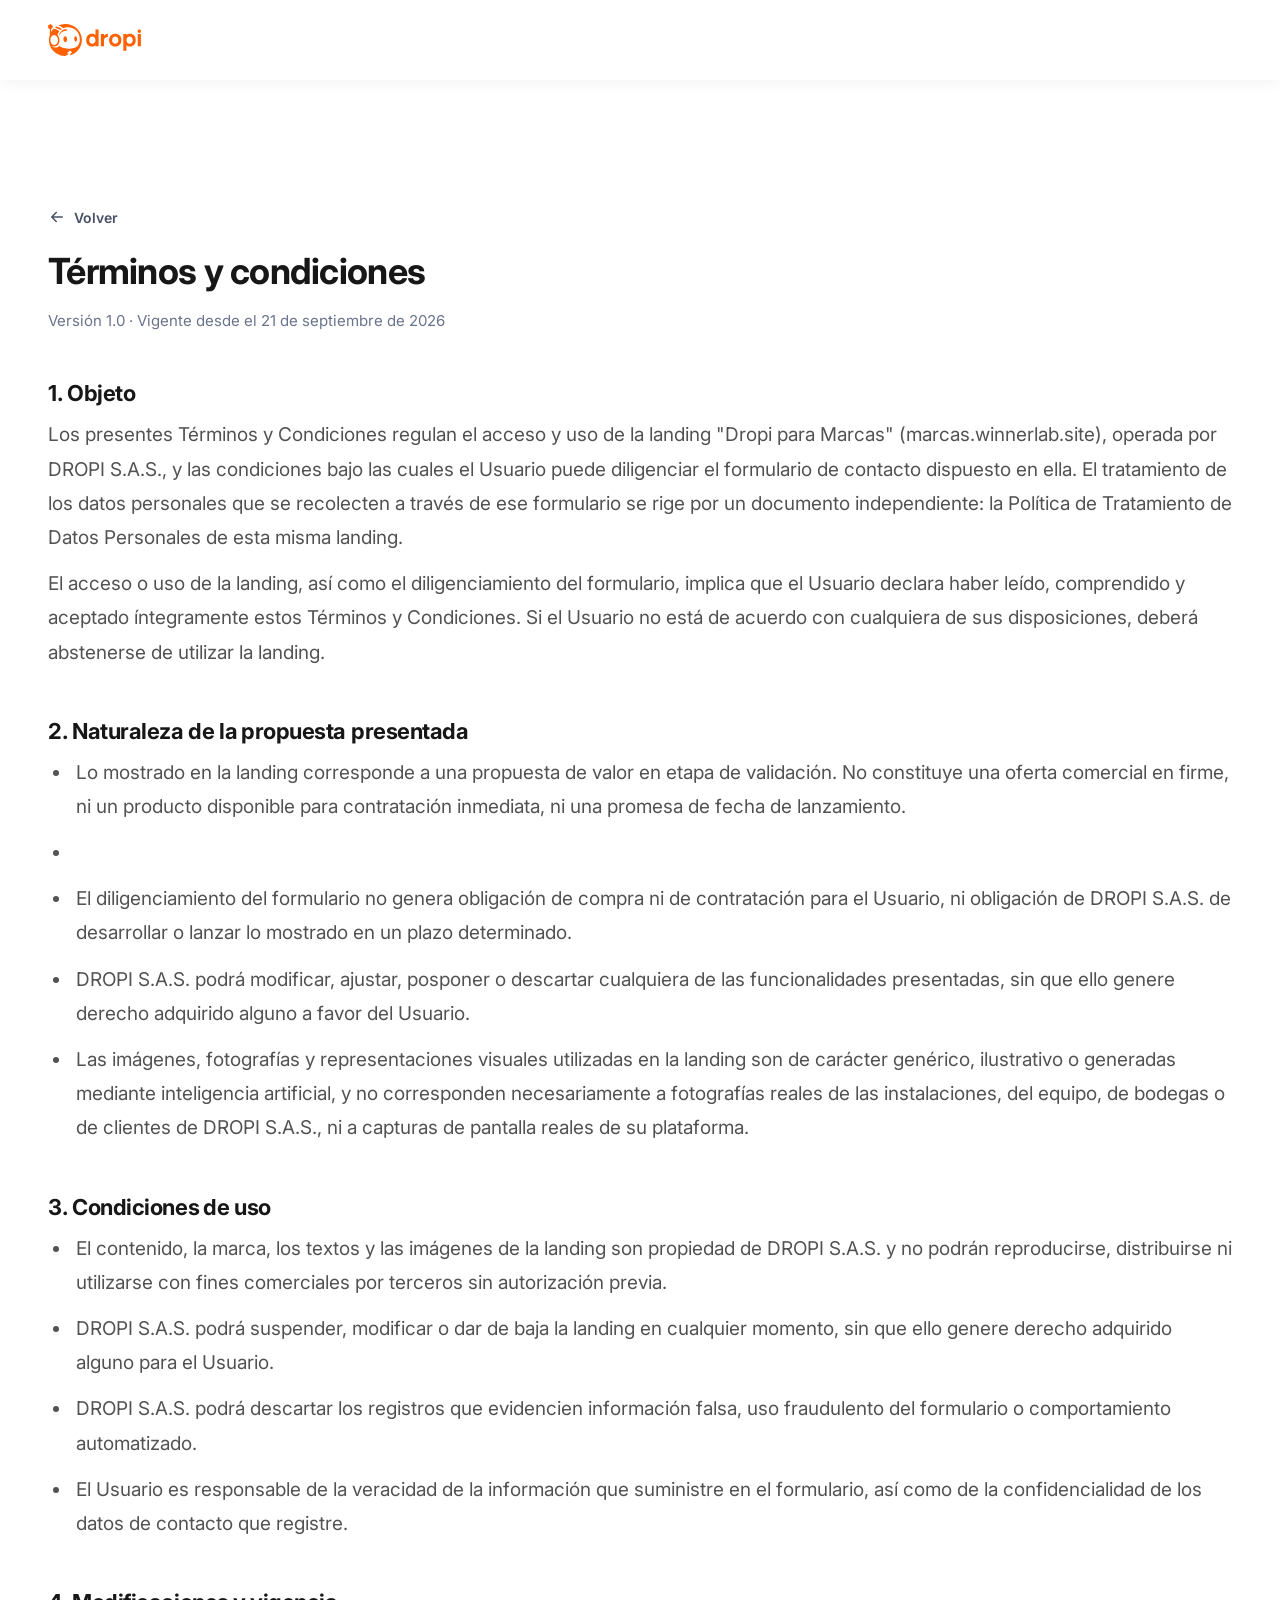
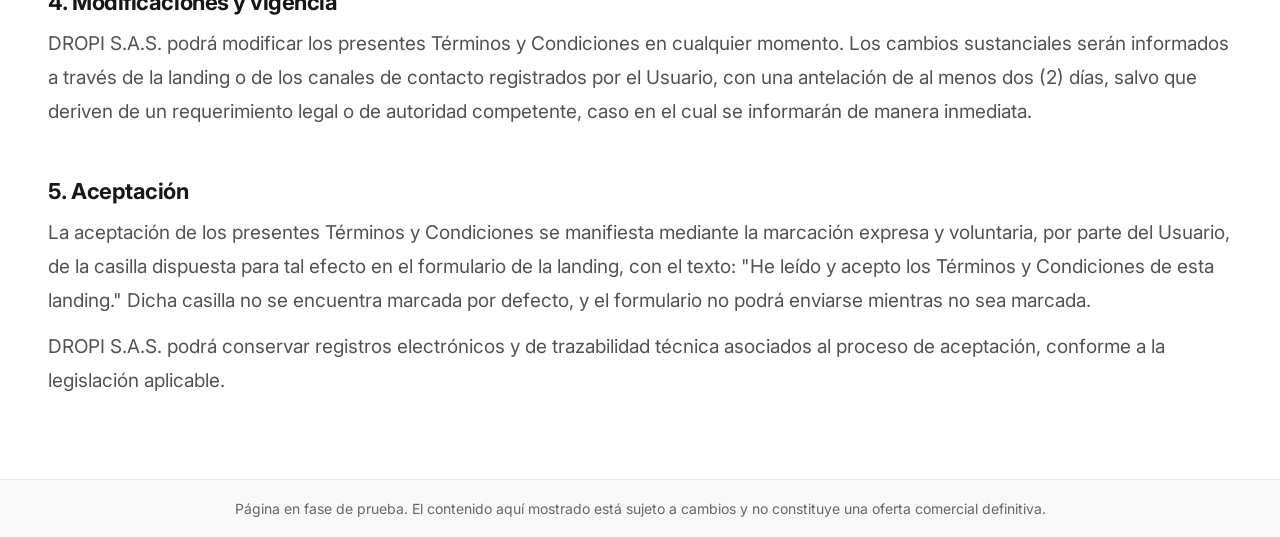
<file: terminos-y-condiciones.html>
<!DOCTYPE html>
<html lang="es">
<head>
<!-- Google tag (gtag.js) -->
<script async src="https://www.googletagmanager.com/gtag/js?id=G-R11EZ46QFP"></script>
<script>
  window.dataLayer = window.dataLayer || [];
  function gtag(){dataLayer.push(arguments);}
  gtag('js', new Date());

  gtag('config', 'G-R11EZ46QFP');
</script>

<meta charset="UTF-8" />
<meta name="viewport" content="width=device-width, initial-scale=1.0" />
<link rel="icon" type="image/svg+xml" href="assets/icons/favicon.svg" />
<title>Términos y condiciones | Dropi</title>
<meta name="description" content="Términos y condiciones de uso de Dropi." />
<link rel="preconnect" href="https://fonts.googleapis.com">
<link rel="preconnect" href="https://fonts.gstatic.com" crossorigin>
<link href="https://fonts.googleapis.com/css2?family=Inter:ital,wght@0,400;0,500;0,600;0,700&display=swap" rel="stylesheet">
<link rel="stylesheet" href="css/styles.css">
</head>
<body>

<header class="site-header" id="site-header">
  <div class="container header-inner">
    <a href="index.html#hero" class="logo">
      <img src="assets/icons/logo-dropi.svg" alt="Dropi" width="108" height="37" />
    </a>
  </div>
</header>

<main>
  <section class="service-section legal-section">
    <div class="container service-section-heading">
      <a href="index.html" class="service-back-link legal-back-link">
        <svg class="service-back-icon" viewBox="0 0 24 24" fill="none" aria-hidden="true"><path d="M19 12H5M11 6l-6 6 6 6" stroke="currentColor" stroke-width="2" stroke-linecap="round" stroke-linejoin="round"/></svg>
        Volver
      </a>
      <h1>Términos y condiciones</h1>
      <p class="legal-updated">Versión 1.0 · Vigente desde el 21 de septiembre de 2026</p>
    </div>

    <div class="container service-body legal-body">
      <div class="service-copy">
        <h2>1. Objeto</h2>
        <p>Los presentes Términos y Condiciones regulan el acceso y uso de la landing "Dropi para Marcas" (marcas.winnerlab.site), operada por DROPI S.A.S., y las condiciones bajo las cuales el Usuario puede diligenciar el formulario de contacto dispuesto en ella. El tratamiento de los datos personales que se recolecten a través de ese formulario se rige por un documento independiente: la Política de Tratamiento de Datos Personales de esta misma landing.</p>
        <p>El acceso o uso de la landing, así como el diligenciamiento del formulario, implica que el Usuario declara haber leído, comprendido y aceptado íntegramente estos Términos y Condiciones. Si el Usuario no está de acuerdo con cualquiera de sus disposiciones, deberá abstenerse de utilizar la landing.</p>
      </div>
      <div class="service-copy">
        <h2>2. Naturaleza de la propuesta presentada</h2>
        <ul>
          <li>Lo mostrado en la landing corresponde a una propuesta de valor en etapa de validación. No constituye una oferta comercial en firme, ni un producto disponible para contratación inmediata, ni una promesa de fecha de lanzamiento.</li>
          <li>La información y las funcionalidades presentadas son ilustrativas y no constituyen un compromiso contractual de DROPI S.A.S.</li>
          <li>El diligenciamiento del formulario no genera obligación de compra ni de contratación para el Usuario, ni obligación de DROPI S.A.S. de desarrollar o lanzar lo mostrado en un plazo determinado.</li>
          <li>DROPI S.A.S. podrá modificar, ajustar, posponer o descartar cualquiera de las funcionalidades presentadas, sin que ello genere derecho adquirido alguno a favor del Usuario.</li>
          <li>Las imágenes, fotografías y representaciones visuales utilizadas en la landing son de carácter genérico, ilustrativo o generadas mediante inteligencia artificial, y no corresponden necesariamente a fotografías reales de las instalaciones, del equipo, de bodegas o de clientes de DROPI S.A.S., ni a capturas de pantalla reales de su plataforma.</li>
        </ul>
      </div>
      <div class="service-copy">
        <h2>3. Condiciones de uso</h2>
        <ul>
          <li>El contenido, la marca, los textos y las imágenes de la landing son propiedad de DROPI S.A.S. y no podrán reproducirse, distribuirse ni utilizarse con fines comerciales por terceros sin autorización previa.</li>
          <li>DROPI S.A.S. podrá suspender, modificar o dar de baja la landing en cualquier momento, sin que ello genere derecho adquirido alguno para el Usuario.</li>
          <li>DROPI S.A.S. podrá descartar los registros que evidencien información falsa, uso fraudulento del formulario o comportamiento automatizado.</li>
          <li>El Usuario es responsable de la veracidad de la información que suministre en el formulario, así como de la confidencialidad de los datos de contacto que registre.</li>
        </ul>
      </div>
      <div class="service-copy">
        <h2>4. Modificaciones y vigencia</h2>
        <p>DROPI S.A.S. podrá modificar los presentes Términos y Condiciones en cualquier momento. Los cambios sustanciales serán informados a través de la landing o de los canales de contacto registrados por el Usuario, con una antelación de al menos dos (2) días, salvo que deriven de un requerimiento legal o de autoridad competente, caso en el cual se informarán de manera inmediata.</p>
      </div>
      <div class="service-copy">
        <h2>5. Aceptación</h2>
        <p>La aceptación de los presentes Términos y Condiciones se manifiesta mediante la marcación expresa y voluntaria, por parte del Usuario, de la casilla dispuesta para tal efecto en el formulario de la landing, con el texto: "He leído y acepto los Términos y Condiciones de esta landing." Dicha casilla no se encuentra marcada por defecto, y el formulario no podrá enviarse mientras no sea marcada.</p>
        <p>DROPI S.A.S. podrá conservar registros electrónicos y de trazabilidad técnica asociados al proceso de aceptación, conforme a la legislación aplicable.</p>
      </div>
    </div>
  </section>
</main>

<footer class="site-footer">
  Página en fase de prueba. El contenido aquí mostrado está sujeto a cambios y no constituye una oferta comercial definitiva.
</footer>


<script type="text/javascript">
    (function(c,l,a,r,i,t,y){
        c[a]=c[a]||function(){(c[a].q=c[a].q||[]).push(arguments)};
        t=l.createElement(r);t.async=1;t.src="https://www.clarity.ms/tag/"+i;
        y=l.getElementsByTagName(r)[0];y.parentNode.insertBefore(t,y);
    })(window, document, "clarity", "script", "ylx4fr9h5b");
</script>
<!-- Meta Pixel Code -->
<script>
!function(f,b,e,v,n,t,s)
{if(f.fbq)return;n=f.fbq=function(){n.callMethod?
n.callMethod.apply(n,arguments):n.queue.push(arguments)};
if(!f._fbq)f._fbq=n;n.push=n;n.loaded=!0;n.version='2.0';
n.queue=[];t=b.createElement(e);t.async=!0;
t.src=v;s=b.getElementsByTagName(e)[0];
s.parentNode.insertBefore(t,s)}(window, document,'script',
'https://connect.facebook.net/en_US/fbevents.js');
fbq('init', '1993505871363238');
fbq('track', 'PageView');
</script>
<noscript><img height="1" width="1" style="display:none"
src="https://www.facebook.com/tr?id=1993505871363238&ev=PageView&noscript=1"
/></noscript>
<!-- End Meta Pixel Code -->
<script>
(function (m, a, z, e) {
  var s, t, u, v;
  try {
    t = m.sessionStorage.getItem('maze-us');
  } catch (err) {}

  if (!t) {
    t = new Date().getTime();
    try {
      m.sessionStorage.setItem('maze-us', t);
    } catch (err) {}
  }
u = document.currentScript || (function () {
    var w = document.getElementsByTagName('script');
    return w[w.length - 1];
  })();
  v = u && u.nonce;

  s = a.createElement('script');
  s.src = z + '?apiKey=' + e;
  s.async = true;
  if (v) s.setAttribute('nonce', v);
  a.getElementsByTagName('head')[0].appendChild(s);
  m.mazeUniversalSnippetApiKey = e;
})(window, document, 'https://snippet.maze.co/maze-universal-loader.js', 'd0000a3-f0c7-4e09-a555-4a538dd6a88e');
</script>
<script src="js/main.js"></script>
</body>
</html>
</file>
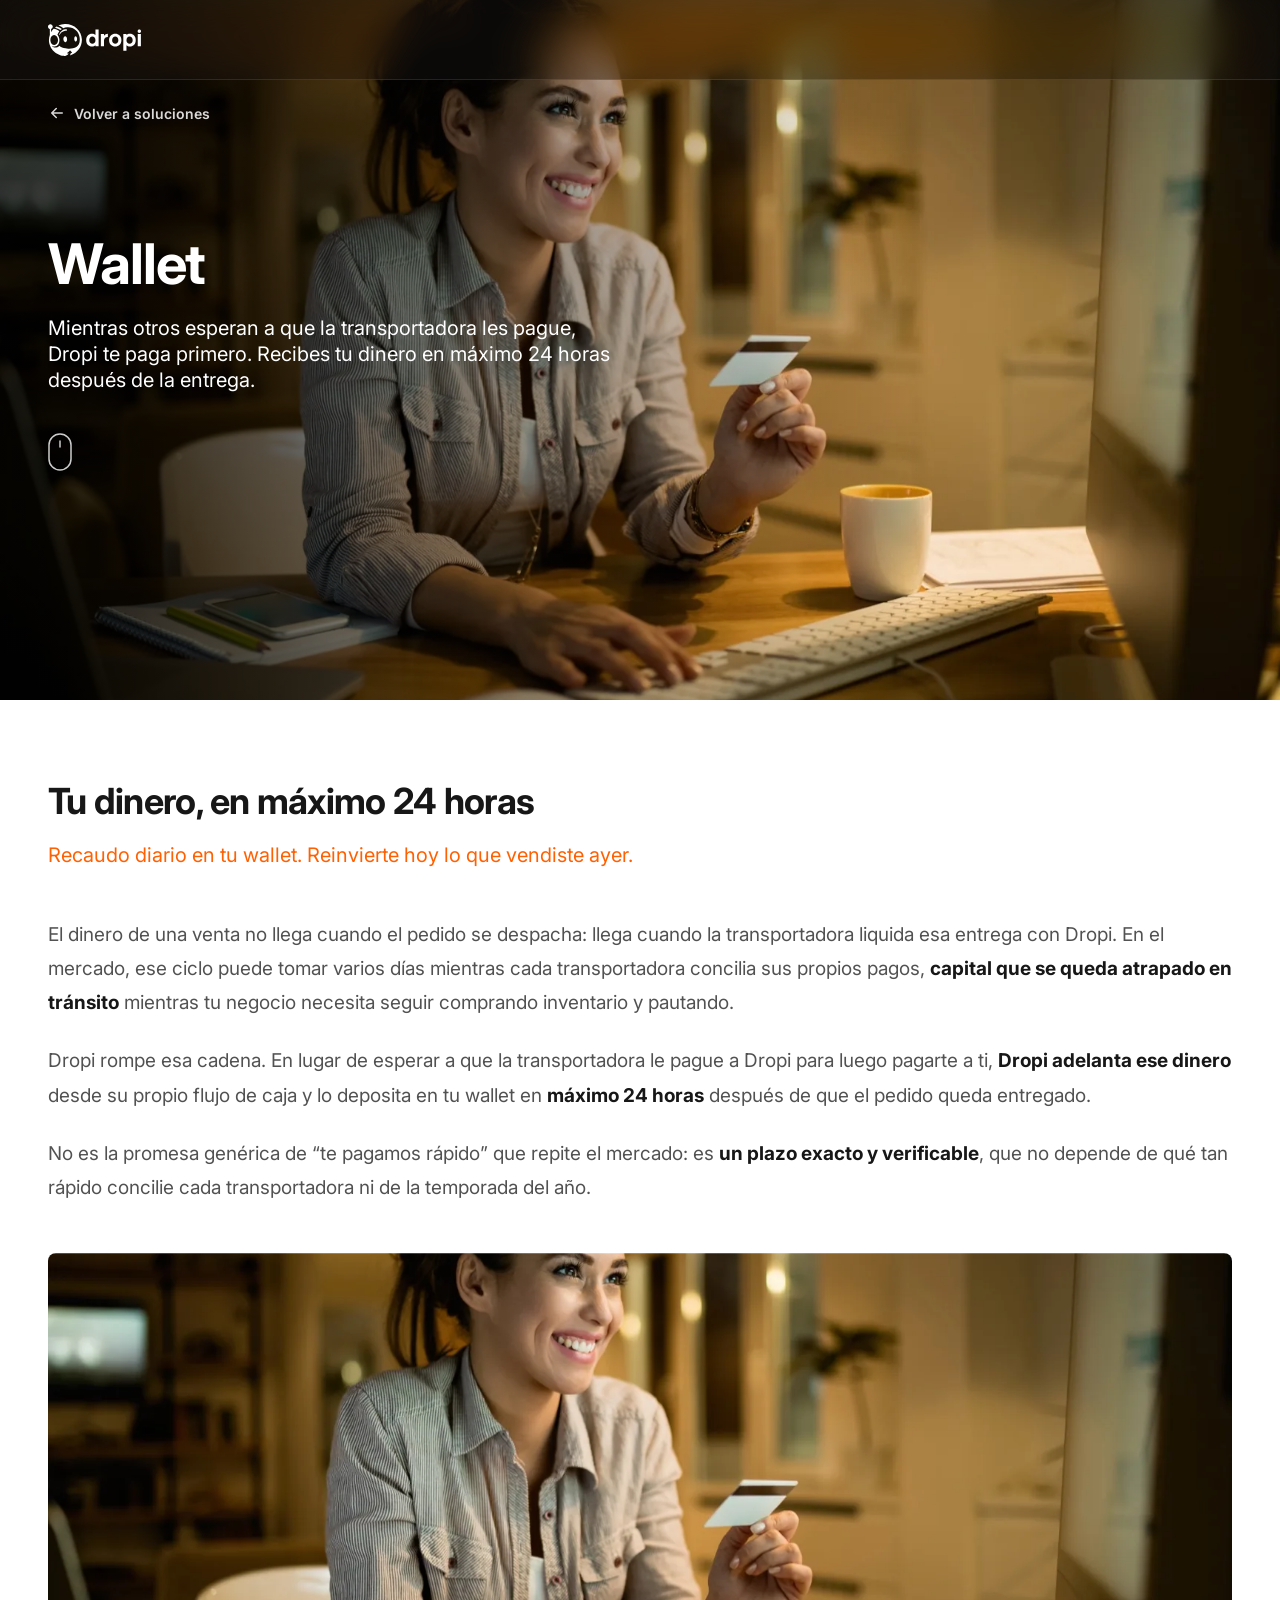
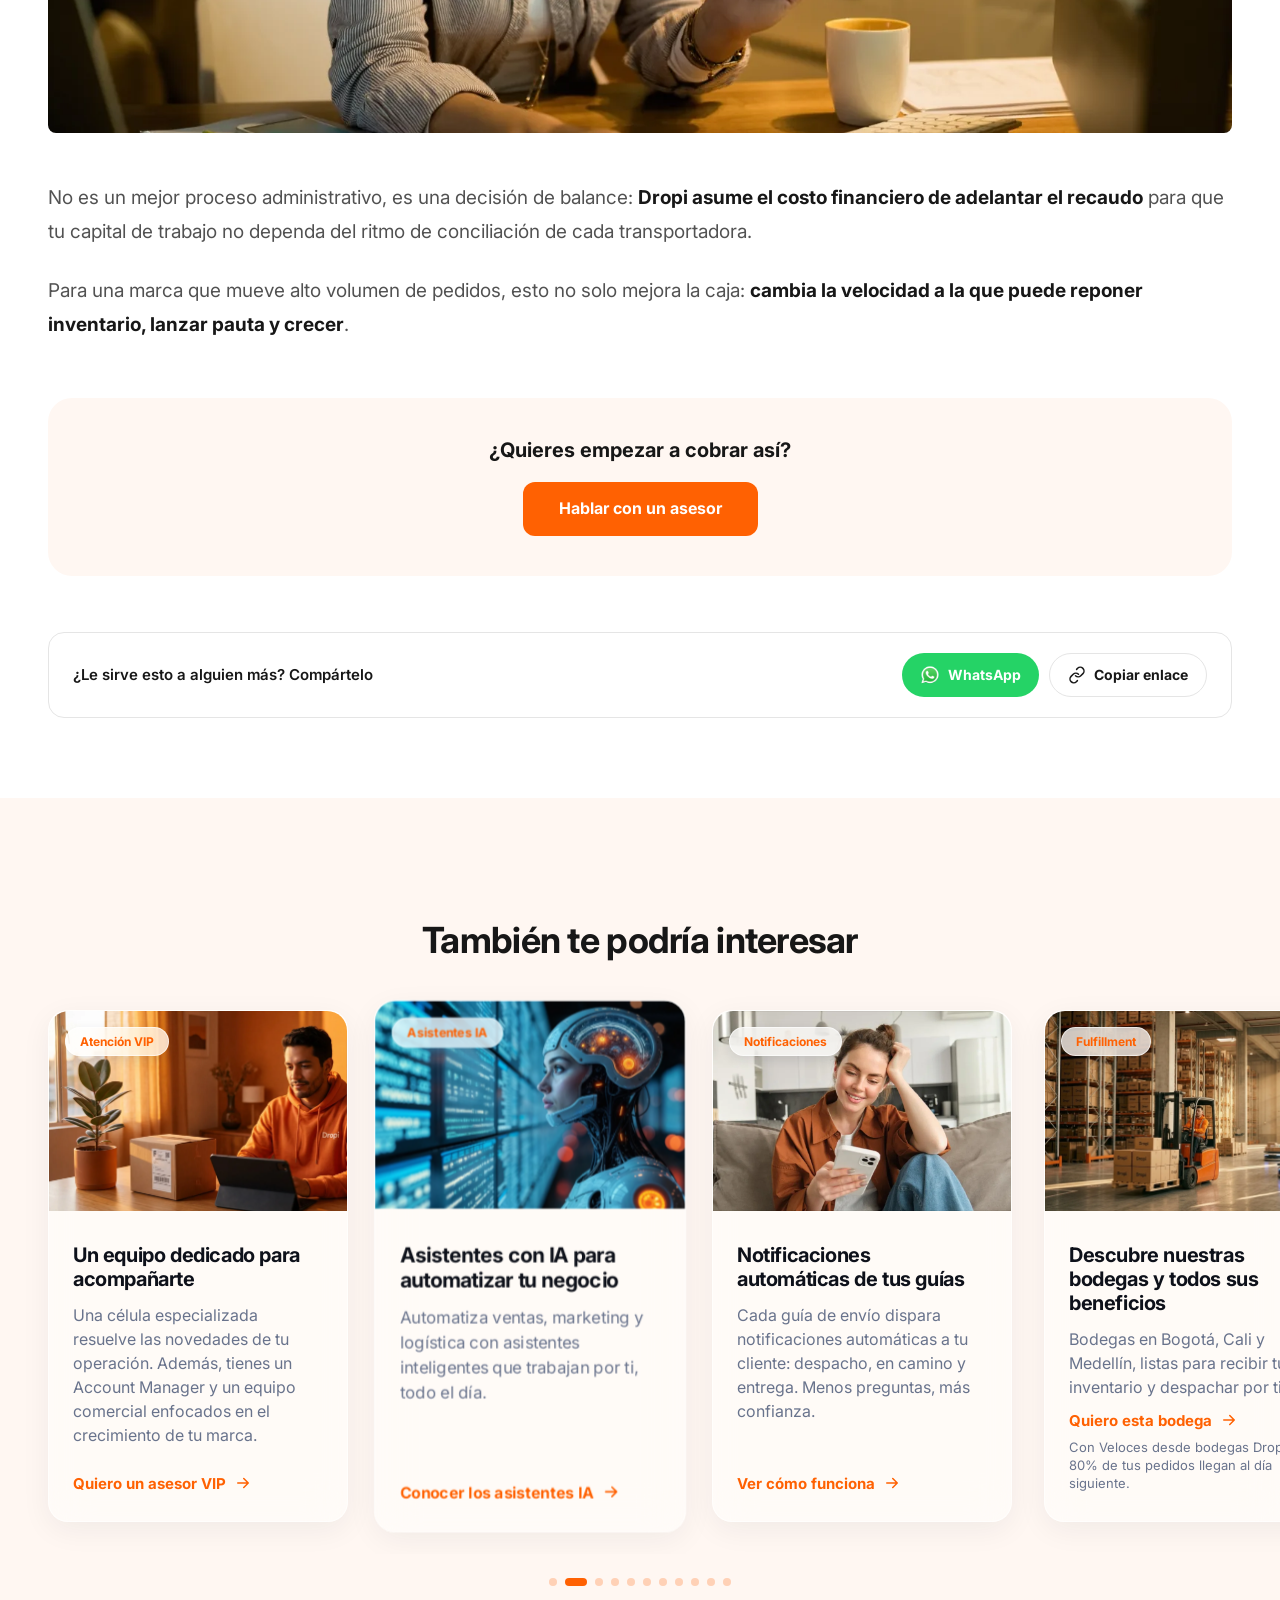
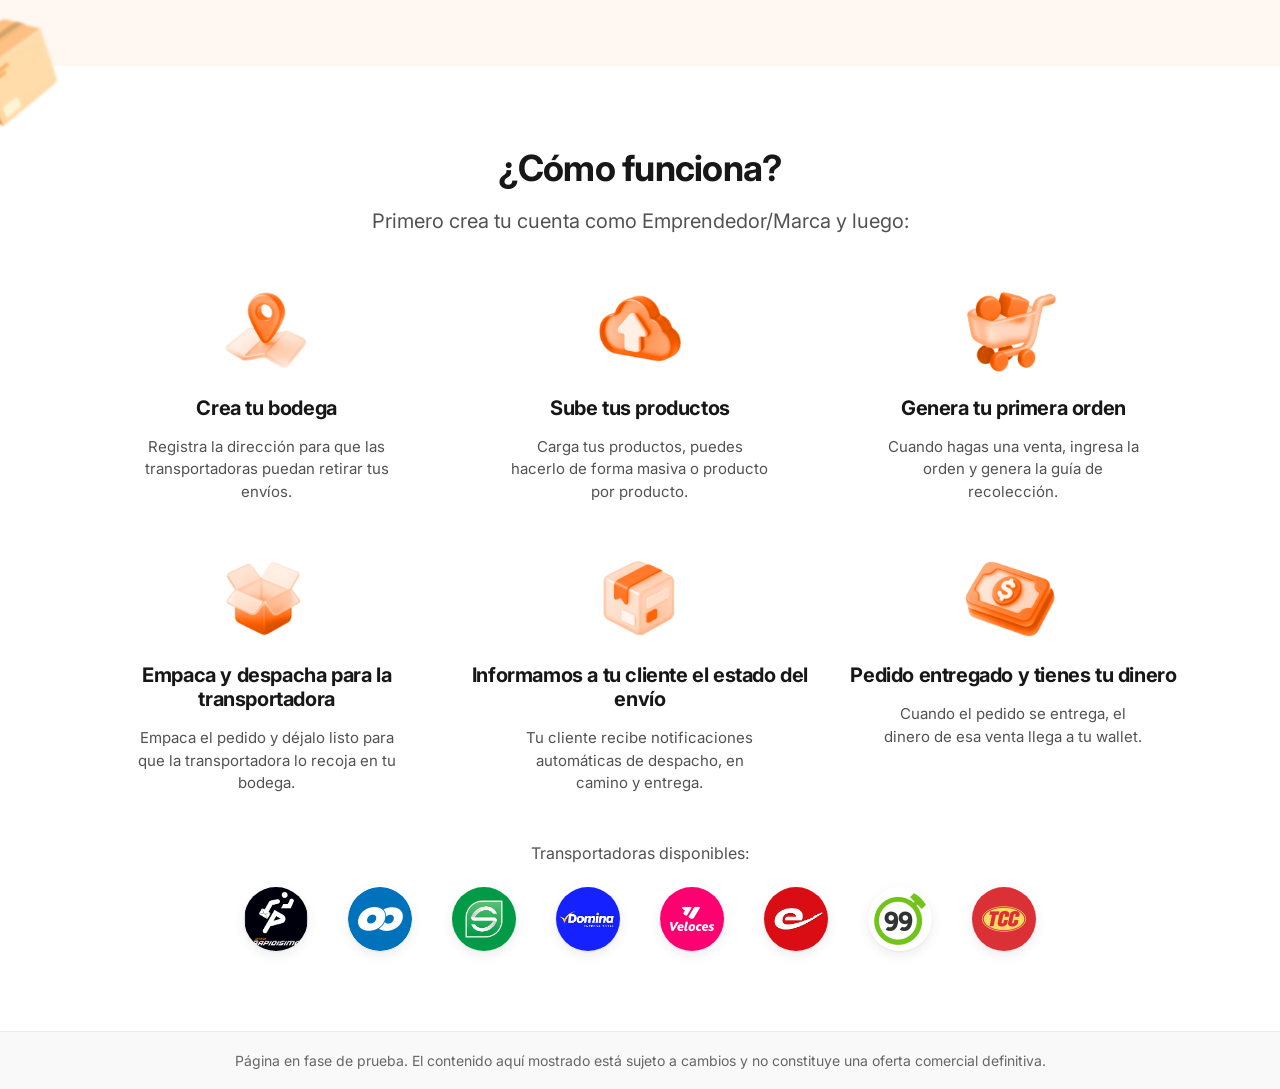
<file: wallet.html>
<!DOCTYPE html>
<html lang="es">
<head>
<!-- Google tag (gtag.js) -->
<script async src="https://www.googletagmanager.com/gtag/js?id=G-R11EZ46QFP"></script>
<script>
  window.dataLayer = window.dataLayer || [];
  function gtag(){dataLayer.push(arguments);}
  gtag('js', new Date());

  gtag('config', 'G-R11EZ46QFP');
</script>

<meta charset="UTF-8" />
<meta name="viewport" content="width=device-width, initial-scale=1.0" />
<link rel="icon" type="image/svg+xml" href="assets/icons/favicon.svg" />
<title>Wallet Dropi: cobra en 24 horas | Dropi</title>
<meta name="description" content="Recibe el dinero de tus ventas en máximo 24 horas después de la entrega con Wallet, la solución de cashflow de Dropi." />
<link rel="preconnect" href="https://fonts.googleapis.com">
<link rel="preconnect" href="https://fonts.gstatic.com" crossorigin>
<link href="https://fonts.googleapis.com/css2?family=Inter:ital,wght@0,400;0,500;0,600;0,700&display=swap" rel="stylesheet">
<link rel="stylesheet" href="css/styles.css">
</head>
<body>

<header class="site-header site-header--overlay" id="site-header">
  <div class="container header-inner">
    <a href="index.html#hero" class="logo">
      <img src="assets/icons/logo-dropi.svg" alt="Dropi" width="108" height="37" />
    </a>
  </div>
</header>

<main>
  <section class="service-hero" style="background-image: image-set(url('assets/images/service2-wallet-v2.webp') type('image/webp'), url('assets/images/service2-wallet-v2.jpg') type('image/jpeg'));">
    <div class="service-hero-overlay" aria-hidden="true"></div>
    <div class="container service-hero-inner">
      <div class="service-hero-content" data-solution-badge="Wallet">
        <a href="index.html?solutions=Wallet" class="service-back-link">
          <svg class="service-back-icon" viewBox="0 0 24 24" fill="none" aria-hidden="true"><path d="M19 12H5M11 6l-6 6 6 6" stroke="currentColor" stroke-width="2" stroke-linecap="round" stroke-linejoin="round"/></svg>
          Volver a soluciones
        </a>
        <span class="service-recommended-pill" id="service-recommended-pill" hidden>Recomendado para ti</span>
        <h1>Wallet</h1>
        <p>Mientras otros esperan a que la transportadora les pague, Dropi te paga primero. Recibes tu dinero en máximo 24 horas después de la entrega.</p>
        <button type="button" class="service-scroll-hint" id="service-scroll-hint" aria-label="Desplázate para ver más">
          <svg class="service-scroll-hint-icon service-scroll-hint-icon--mouse" viewBox="0 0 24 38" fill="none" aria-hidden="true">
            <rect x="1" y="1" width="22" height="36" rx="11" stroke="currentColor" stroke-width="1.5"/>
            <line class="service-scroll-hint-wheel" x1="12" y1="8" x2="12" y2="14" stroke="currentColor" stroke-width="1.5" stroke-linecap="round"/>
          </svg>
          <svg class="service-scroll-hint-icon service-scroll-hint-icon--tap" viewBox="0 0 24 24" fill="none" aria-hidden="true">
            <circle class="service-scroll-hint-ring" cx="12" cy="12" r="3" stroke="currentColor" stroke-width="1.5"/>
            <circle class="service-scroll-hint-ring service-scroll-hint-ring--2" cx="12" cy="12" r="3" stroke="currentColor" stroke-width="1.5"/>
          </svg>
        </button>
      </div>
    </div>
  </section>

  <section class="service-section">
    <div class="container service-section-heading">
      <h2>Tu dinero, en máximo 24 horas</h2>
      <p>Recaudo diario en tu wallet. Reinvierte hoy lo que vendiste ayer.</p>
    </div>

    <div class="container service-body">
      <div class="service-copy">
        <p>El dinero de una venta no llega cuando el pedido se despacha: llega cuando la transportadora liquida esa entrega con Dropi. En el mercado, ese ciclo puede tomar varios días mientras cada transportadora concilia sus propios pagos, <strong>capital que se queda atrapado en tránsito</strong> mientras tu negocio necesita seguir comprando inventario y pautando.</p>
        <p>Dropi rompe esa cadena. En lugar de esperar a que la transportadora le pague a Dropi para luego pagarte a ti, <strong>Dropi adelanta ese dinero</strong> desde su propio flujo de caja y lo deposita en tu wallet en <strong>máximo 24 horas</strong> después de que el pedido queda entregado.</p>
        <p>No es la promesa genérica de “te pagamos rápido” que repite el mercado: es <strong>un plazo exacto y verificable</strong>, que no depende de qué tan rápido concilie cada transportadora ni de la temporada del año.</p>
      </div>

      <div class="service-image-wrap">
        <picture>
          <source srcset="assets/images/service2-wallet-v2.webp" type="image/webp" />
          <img class="service-image" src="assets/images/service2-wallet-v2.jpg" alt="Emprendedor revisando el saldo de su wallet en el panel de Dropi" loading="lazy" />
        </picture>
      </div>

      <div class="service-copy">
        <p>No es un mejor proceso administrativo, es una decisión de balance: <strong>Dropi asume el costo financiero de adelantar el recaudo</strong> para que tu capital de trabajo no dependa del ritmo de conciliación de cada transportadora.</p>
        <p>Para una marca que mueve alto volumen de pedidos, esto no solo mejora la caja: <strong>cambia la velocidad a la que puede reponer inventario, lanzar pauta y crecer</strong>.</p>
      </div>

      <div class="service-cta">
        <p class="service-cta-title">¿Quieres empezar a cobrar así?</p>
        <a href="index.html?interest=Wallet#registro" class="btn btn-primary btn-lg">Hablar con un asesor</a>
      </div>

      <div class="service-share">
        <p class="service-share-label">¿Le sirve esto a alguien más? Compártelo</p>
        <div class="service-share-actions">
          <a class="service-share-btn service-share-btn--whatsapp" id="service-share-whatsapp" target="_blank" rel="noopener">
            <img src="assets/images/whatsapp-icon.png" alt="" width="20" height="20" loading="lazy" />
            WhatsApp
          </a>
          <button type="button" class="service-share-btn service-share-btn--copy" id="service-share-copy">
            <span class="service-share-btn-icons">
              <svg class="service-share-icon service-share-icon--link" viewBox="0 0 24 24" fill="none" aria-hidden="true"><path d="M10 13a5 5 0 0 0 7.07 0l2.83-2.83a5 5 0 0 0-7.07-7.07L11.5 4.5" stroke="currentColor" stroke-width="2" stroke-linecap="round" stroke-linejoin="round"/><path d="M14 11a5 5 0 0 0-7.07 0L4.1 13.83a5 5 0 0 0 7.07 7.07l1.36-1.36" stroke="currentColor" stroke-width="2" stroke-linecap="round" stroke-linejoin="round"/></svg>
              <svg class="service-share-icon service-share-icon--check" viewBox="0 0 24 24" fill="none" aria-hidden="true"><path d="M5 13l4 4L19 7" stroke="currentColor" stroke-width="2" stroke-linecap="round" stroke-linejoin="round"/></svg>
            </span>
            <span class="service-share-btn-text">Copiar enlace</span>
          </button>
        </div>
      </div>
    </div>
  </section>

  <section class="solutions-section" id="servicios">
    <div class="solutions-heading-wrap">
      <div class="section-heading solutions-heading">
        <h2>También te podría interesar</h2>
      </div>
    </div>

    <div class="solutions-body">
      <div class="solutions-scroll" id="solutions-scroll">
        <div class="solutions-scroll-spacer" aria-hidden="true"></div>
        <article class="solution-card">
          <div class="solution-card-image">
            <picture>
              <source srcset="assets/images/service2-atencion-vip-placeholder.webp" type="image/webp" />
              <img src="assets/images/service2-atencion-vip-placeholder.jpg" alt="" loading="lazy" />
            </picture>
            <span class="solution-card-badge">Atención VIP</span>
          </div>
          <span class="solution-card-recommended" hidden>Recomendado para ti</span>
          <div class="solution-card-body">
            <h3>Un equipo dedicado para acompañarte</h3>
            <p class="solution-card-desc">Una célula especializada resuelve las novedades de tu operación. Además, tienes un Account Manager y un equipo comercial enfocados en el crecimiento de tu marca.</p>
            <div class="solution-card-cta">
              <a href="atencion-vip.html" class="solution-card-link">
                Quiero un asesor VIP
                <svg class="solution-card-link-arrow" viewBox="0 0 24 24" fill="none" aria-hidden="true"><path d="M5 12h14M13 6l6 6-6 6" stroke="currentColor" stroke-width="2" stroke-linecap="round" stroke-linejoin="round"/></svg>
              </a>
            </div>
          </div>
        </article>

        <article class="solution-card">
          <div class="solution-card-image">
            <picture>
              <source srcset="assets/images/service2-asistentes-ia.webp" type="image/webp" />
              <img src="assets/images/service2-asistentes-ia.jpg" alt="" loading="lazy" />
            </picture>
            <span class="solution-card-badge">Asistentes IA</span>
          </div>
          <span class="solution-card-recommended" hidden>Recomendado para ti</span>
          <div class="solution-card-body">
            <h3>Asistentes con IA para automatizar tu negocio</h3>
            <p class="solution-card-desc">Automatiza ventas, marketing y logística con asistentes inteligentes que trabajan por ti, todo el día.</p>
            <div class="solution-card-cta">
              <a href="asistentes-ia.html" class="solution-card-link">
                Conocer los asistentes IA
                <svg class="solution-card-link-arrow" viewBox="0 0 24 24" fill="none" aria-hidden="true"><path d="M5 12h14M13 6l6 6-6 6" stroke="currentColor" stroke-width="2" stroke-linecap="round" stroke-linejoin="round"/></svg>
              </a>
            </div>
          </div>
        </article>

        <article class="solution-card">
          <div class="solution-card-image">
            <picture>
              <source srcset="assets/images/service2-notificaciones.webp" type="image/webp" />
              <img src="assets/images/service2-notificaciones.jpg" alt="" loading="lazy" />
            </picture>
            <span class="solution-card-badge">Notificaciones</span>
          </div>
          <span class="solution-card-recommended" hidden>Recomendado para ti</span>
          <div class="solution-card-body">
            <h3>Notificaciones automáticas de tus guías</h3>
            <p class="solution-card-desc">Cada guía de envío dispara notificaciones automáticas a tu cliente: despacho, en camino y entrega. Menos preguntas, más confianza.</p>
            <div class="solution-card-cta">
              <a href="notificaciones.html" class="solution-card-link">
                Ver cómo funciona
                <svg class="solution-card-link-arrow" viewBox="0 0 24 24" fill="none" aria-hidden="true"><path d="M5 12h14M13 6l6 6-6 6" stroke="currentColor" stroke-width="2" stroke-linecap="round" stroke-linejoin="round"/></svg>
              </a>
            </div>
          </div>
        </article>

        <article class="solution-card">
          <div class="solution-card-image">
            <picture>
              <source srcset="assets/images/service2-fullfilment-v2.webp" type="image/webp" />
              <img src="assets/images/service2-fullfilment-v2.jpeg" alt="" loading="lazy" />
            </picture>
            <span class="solution-card-badge">Fulfillment</span>
          </div>
          <span class="solution-card-recommended" hidden>Recomendado para ti</span>
          <div class="solution-card-body">
            <h3>Descubre nuestras bodegas y todos sus beneficios</h3>
            <p class="solution-card-desc">Bodegas en Bogotá, Cali y Medellín, listas para recibir tu inventario y despachar por ti.</p>
            <div class="solution-card-cta">
              <a href="fulfillment.html" class="solution-card-link">
                Quiero esta bodega
                <svg class="solution-card-link-arrow" viewBox="0 0 24 24" fill="none" aria-hidden="true"><path d="M5 12h14M13 6l6 6-6 6" stroke="currentColor" stroke-width="2" stroke-linecap="round" stroke-linejoin="round"/></svg>
              </a>
              <button type="button" class="solution-card-info" aria-label="Más información" aria-expanded="false">
                <svg viewBox="0 0 24 24" fill="none" aria-hidden="true"><circle cx="12" cy="12" r="10" fill="currentColor"/><rect x="11" y="10.5" width="2" height="6.5" rx="1" fill="white"/><circle cx="12" cy="7.4" r="1.4" fill="white"/></svg>
              </button>
              <p class="solution-card-note">Con Veloces desde bodegas Dropi, el 80% de tus pedidos llegan al día siguiente.</p>
            </div>
          </div>
        </article>

        <article class="solution-card">
          <div class="solution-card-image">
            <picture>
              <source srcset="assets/images/service2-wallet-v2.webp" type="image/webp" />
              <img src="assets/images/service2-wallet-v2.jpg" alt="" style="object-position: 50% 20%;" loading="lazy" />
            </picture>
            <span class="solution-card-badge">Wallet</span>
          </div>
          <span class="solution-card-recommended" hidden>Recomendado para ti</span>
          <div class="solution-card-body">
            <h3>Tu dinero, en máximo 24 horas</h3>
            <p class="solution-card-desc">Mientras otros esperan a que la transportadora les pague, Dropi te paga primero. Recibes tu dinero en máximo 24 horas después de la entrega.</p>
            <div class="solution-card-cta">
              <a href="wallet.html" class="solution-card-link">
                Quiero cobrar así
                <svg class="solution-card-link-arrow" viewBox="0 0 24 24" fill="none" aria-hidden="true"><path d="M5 12h14M13 6l6 6-6 6" stroke="currentColor" stroke-width="2" stroke-linecap="round" stroke-linejoin="round"/></svg>
              </a>
              <button type="button" class="solution-card-info" aria-label="Más información" aria-expanded="false">
                <svg viewBox="0 0 24 24" fill="none" aria-hidden="true"><circle cx="12" cy="12" r="10" fill="currentColor"/><rect x="11" y="10.5" width="2" height="6.5" rx="1" fill="white"/><circle cx="12" cy="7.4" r="1.4" fill="white"/></svg>
              </button>
              <p class="solution-card-note">Recaudo diario en tu wallet. Reinvierte hoy lo que vendiste ayer.</p>
            </div>
          </div>
        </article>

        <article class="solution-card">
          <div class="solution-card-image">
            <picture>
              <source srcset="assets/images/service2-api-publica.webp" type="image/webp" />
              <img src="assets/images/service2-api-publica.jpg" alt="" loading="lazy" />
            </picture>
            <span class="solution-card-badge">API Pública</span>
          </div>
          <span class="solution-card-recommended" hidden>Recomendado para ti</span>
          <div class="solution-card-body">
            <h3>Conoce lo que necesitas para conectar con Dropi</h3>
            <p class="solution-card-desc">Crea pedidos, genera guías y consulta el estado de tus envíos directamente desde tus propios sistemas.</p>
            <div class="solution-card-cta">
              <a href="api-publica.html" class="solution-card-link">
                Documentación API
                <svg class="solution-card-link-arrow" viewBox="0 0 24 24" fill="none" aria-hidden="true"><path d="M5 12h14M13 6l6 6-6 6" stroke="currentColor" stroke-width="2" stroke-linecap="round" stroke-linejoin="round"/></svg>
              </a>
            </div>
          </div>
        </article>

        <article class="solution-card">
          <div class="solution-card-image">
            <picture>
              <source srcset="assets/images/service2-metrics.webp" type="image/webp" />
              <img src="assets/images/service2-metrics.jpg" alt="" loading="lazy" />
            </picture>
            <span class="solution-card-badge">Métricas y reportes</span>
          </div>
          <span class="solution-card-recommended" hidden>Recomendado para ti</span>
          <div class="solution-card-body">
            <h3>Cada número de tu operación, en un solo lugar</h3>
            <p class="solution-card-desc">Entrega efectiva, devoluciones, contraentrega, inventario y comunicaciones: todo medido, todo accionable.</p>
            <div class="solution-card-cta">
              <a href="metricas-y-reportes.html" class="solution-card-link">
                Ver mis reportes en vivo
                <svg class="solution-card-link-arrow" viewBox="0 0 24 24" fill="none" aria-hidden="true"><path d="M5 12h14M13 6l6 6-6 6" stroke="currentColor" stroke-width="2" stroke-linecap="round" stroke-linejoin="round"/></svg>
              </a>
            </div>
          </div>
        </article>

        <article class="solution-card">
          <div class="solution-card-image">
            <picture>
              <source srcset="assets/images/service2-huella-digital.webp" type="image/webp" />
              <img src="assets/images/service2-huella-digital.jpg" alt="" loading="lazy" />
            </picture>
            <span class="solution-card-badge">Huella Digital</span>
          </div>
          <span class="solution-card-recommended" hidden>Recomendado para ti</span>
          <div class="solution-card-body">
            <h3>Verifica antes de enviar y evita devoluciones</h3>
            <p class="solution-card-desc">Consulta el historial de cada cliente antes de confirmar el envío y evita devoluciones.</p>
            <div class="solution-card-cta">
              <a href="huella-digital.html" class="solution-card-link">
                Descubrir esta función
                <svg class="solution-card-link-arrow" viewBox="0 0 24 24" fill="none" aria-hidden="true"><path d="M5 12h14M13 6l6 6-6 6" stroke="currentColor" stroke-width="2" stroke-linecap="round" stroke-linejoin="round"/></svg>
              </a>
            </div>
          </div>
        </article>

        <article class="solution-card">
          <div class="solution-card-image">
            <picture>
              <source srcset="assets/images/service2-gestion-entregas.webp" type="image/webp" />
              <img src="assets/images/service2-gestion-entregas.jpg" alt="" loading="lazy" />
            </picture>
            <span class="solution-card-badge">Gestión de entregas</span>
          </div>
          <div class="solution-card-body">
            <h3>No pagas de más por lo que no se entregó</h3>
            <p class="solution-card-desc">Pagas el flete inicial, se entregue o no el pedido. Pero no te cobramos nada adicional por la devolución.</p>
            <div class="solution-card-cta">
              <a href="gestion-de-entregas.html" class="solution-card-link">
                Proteger mi margen
                <svg class="solution-card-link-arrow" viewBox="0 0 24 24" fill="none" aria-hidden="true"><path d="M5 12h14M13 6l6 6-6 6" stroke="currentColor" stroke-width="2" stroke-linecap="round" stroke-linejoin="round"/></svg>
              </a>
              <button type="button" class="solution-card-info" aria-label="Más información" aria-expanded="false">
                <svg viewBox="0 0 24 24" fill="none" aria-hidden="true"><circle cx="12" cy="12" r="10" fill="currentColor"/><rect x="11" y="10.5" width="2" height="6.5" rx="1" fill="white"/><circle cx="12" cy="7.4" r="1.4" fill="white"/></svg>
              </button>
            </div>
          </div>
        </article>

        <article class="solution-card">
          <div class="solution-card-image">
            <picture>
              <source srcset="assets/images/service2-pago-contraentrega.webp" type="image/webp" />
              <img src="assets/images/service2-pago-contraentrega.jpg" alt="" loading="lazy" />
            </picture>
            <span class="solution-card-badge">Pago contra entrega</span>
          </div>
          <span class="solution-card-recommended" hidden>Recomendado para ti</span>
          <div class="solution-card-body">
            <h3>Cierra más ventas con pago contra entrega</h3>
            <p class="solution-card-desc">Ofrece a tus clientes la opción de pagar al recibir su pedido y elimina la principal barrera de compra en e-commerce.</p>
            <div class="solution-card-cta">
              <a href="pago-contraentrega.html" class="solution-card-link">
                Activar esta opción
                <svg class="solution-card-link-arrow" viewBox="0 0 24 24" fill="none" aria-hidden="true"><path d="M5 12h14M13 6l6 6-6 6" stroke="currentColor" stroke-width="2" stroke-linecap="round" stroke-linejoin="round"/></svg>
              </a>
            </div>
          </div>
        </article>

        <article class="solution-card">
          <div class="solution-card-image">
            <picture>
              <source srcset="assets/images/service2-mentorias.webp" type="image/webp" />
              <img src="assets/images/service2-mentorias.jpg" alt="" loading="lazy" />
            </picture>
            <span class="solution-card-badge">Mentorías</span>
          </div>
          <span class="solution-card-recommended" hidden>Recomendado para ti</span>
          <div class="solution-card-body">
            <h3>No vendas a ciegas. Aprende a vender con quien ya lo hizo.</h3>
            <p class="solution-card-desc">Convierte Dropi en el motor logístico de tu marca y crece con datos reales.</p>
            <div class="solution-card-cta">
              <a href="mentorias.html" class="solution-card-link">
                Quiero mi mentoría
                <svg class="solution-card-link-arrow" viewBox="0 0 24 24" fill="none" aria-hidden="true"><path d="M5 12h14M13 6l6 6-6 6" stroke="currentColor" stroke-width="2" stroke-linecap="round" stroke-linejoin="round"/></svg>
              </a>
            </div>
          </div>
        </article>























        <div class="solutions-scroll-spacer solutions-scroll-spacer--end" aria-hidden="true"></div>
      </div>

      <div class="solutions-footer">
        <div class="solutions-dots" id="solutions-dots" role="tablist" aria-label="Navegación de soluciones"></div>
      </div>
    </div>
    <div class="decor-box-float decor-box-float--seam">
      <img class="decor-box" src="assets/images/decor-box.png" alt="" aria-hidden="true" loading="lazy"
        data-parallax-scale data-parallax-shadow
        data-parallax-min-scale="1.05" data-parallax-max-scale="2.1" data-parallax-range="100" />
    </div>
  </section>
    <section class="service-how">
    <div class="container service-how-heading">
      <h2>¿Cómo funciona?</h2>
      <p>Primero crea tu cuenta como Emprendedor/Marca y luego:</p>
    </div>

    <div class="container service-how-grid">
      <div class="service-how-step">
        <div class="service-how-icon">
          <img src="assets/images/icon-map-location.png" alt="" loading="lazy" />
          <div class="service-how-icon-tint"></div>
        </div>
        <h3>Crea tu bodega</h3>
        <p>Registra la dirección para que las transportadoras puedan retirar tus envíos.</p>
      </div>

      <div class="service-how-step">
        <div class="service-how-icon">
          <img src="assets/images/icon-cloud-upload.png" alt="" loading="lazy" />
          <div class="service-how-icon-tint"></div>
        </div>
        <h3>Sube tus productos</h3>
        <p>Carga tus productos, puedes hacerlo de forma masiva o producto por producto.</p>
      </div>

      <div class="service-how-step">
        <div class="service-how-icon">
          <img src="assets/images/icon-shopping-cart.png" alt="" loading="lazy" />
          <div class="service-how-icon-tint"></div>
        </div>
        <h3>Genera tu primera orden</h3>
        <p>Cuando hagas una venta, ingresa la orden y genera la guía de recolección.</p>
      </div>

      <div class="service-how-step">
        <div class="service-how-icon">
          <img src="assets/images/icon-open-box.png" alt="" loading="lazy" />
          <div class="service-how-icon-tint"></div>
        </div>
        <h3>Empaca y despacha para la transportadora</h3>
        <p>Empaca el pedido y déjalo listo para que la transportadora lo recoja en tu bodega.</p>
      </div>

      <div class="service-how-step">
        <div class="service-how-icon">
          <img src="assets/images/icon-package-labels.png" alt="" loading="lazy" />
          <div class="service-how-icon-tint"></div>
        </div>
        <h3>Informamos a tu cliente el estado del envío</h3>
        <p>Tu cliente recibe notificaciones automáticas de despacho, en camino y entrega.</p>
      </div>

      <div class="service-how-step">
        <div class="service-how-icon">
          <img src="assets/images/icon-dollar-stack.png" alt="" loading="lazy" />
          <div class="service-how-icon-tint"></div>
        </div>
        <h3>Pedido entregado y tienes tu dinero</h3>
        <p>Cuando el pedido se entrega, el dinero de esa venta llega a tu wallet.</p>
      </div>
    </div>

    <div class="carriers-section service-how-carriers">
      <div class="container">
        <p class="service-how-carriers-label">Transportadoras disponibles:</p>
        <div class="carrier-logos">
          <img src="assets/images/carrier-interrapidisimo.png" alt="Interrapidísimo" loading="lazy" />
          <img src="assets/images/carrier-coordinadora.png" alt="Coordinadora" loading="lazy" />
          <img src="assets/images/carrier-servientrega.png" alt="Servientrega" loading="lazy" />
          <img src="assets/images/carrier-domina.png" alt="Domina" loading="lazy" />
          <img src="assets/images/carrier-veloces.png" alt="Veloces" loading="lazy" />
          <img src="assets/images/carrier-envia.png" alt="Envía" loading="lazy" />
          <img src="assets/images/carrier-99minutos.png" alt="99 minutos" loading="lazy" />
          <img src="assets/images/carrier-tcc.png" alt="TCC" loading="lazy" />
        </div>
      </div>
    </div>
  </section>

</main>

<footer class="site-footer">
  Página en fase de prueba. El contenido aquí mostrado está sujeto a cambios y no constituye una oferta comercial definitiva.
</footer>


<script type="text/javascript">
    (function(c,l,a,r,i,t,y){
        c[a]=c[a]||function(){(c[a].q=c[a].q||[]).push(arguments)};
        t=l.createElement(r);t.async=1;t.src="https://www.clarity.ms/tag/"+i;
        y=l.getElementsByTagName(r)[0];y.parentNode.insertBefore(t,y);
    })(window, document, "clarity", "script", "ylx4fr9h5b");
</script>
<!-- Meta Pixel Code -->
<script>
!function(f,b,e,v,n,t,s)
{if(f.fbq)return;n=f.fbq=function(){n.callMethod?
n.callMethod.apply(n,arguments):n.queue.push(arguments)};
if(!f._fbq)f._fbq=n;n.push=n;n.loaded=!0;n.version='2.0';
n.queue=[];t=b.createElement(e);t.async=!0;
t.src=v;s=b.getElementsByTagName(e)[0];
s.parentNode.insertBefore(t,s)}(window, document,'script',
'https://connect.facebook.net/en_US/fbevents.js');
fbq('init', '1993505871363238');
fbq('track', 'PageView');
</script>
<noscript><img height="1" width="1" style="display:none"
src="https://www.facebook.com/tr?id=1993505871363238&ev=PageView&noscript=1"
/></noscript>
<!-- End Meta Pixel Code -->
<script>
(function (m, a, z, e) {
  var s, t, u, v;
  try {
    t = m.sessionStorage.getItem('maze-us');
  } catch (err) {}

  if (!t) {
    t = new Date().getTime();
    try {
      m.sessionStorage.setItem('maze-us', t);
    } catch (err) {}
  }
u = document.currentScript || (function () {
    var w = document.getElementsByTagName('script');
    return w[w.length - 1];
  })();
  v = u && u.nonce;

  s = a.createElement('script');
  s.src = z + '?apiKey=' + e;
  s.async = true;
  if (v) s.setAttribute('nonce', v);
  a.getElementsByTagName('head')[0].appendChild(s);
  m.mazeUniversalSnippetApiKey = e;
})(window, document, 'https://snippet.maze.co/maze-universal-loader.js', 'd0000a3-f0c7-4e09-a555-4a538dd6a88e');
</script>
<script src="js/main.js"></script>
</body>
</html>
</file>
<file: css/styles.css>
/* ==========================================================================
   Cross-page transitions — "liquid glass" rise
   Native browser support (no JS, no overlay element): the incoming page
   rises up from the bottom of the viewport with a heavy blur that clears
   as it settles, like frosted glass coming into focus, while the outgoing
   page recedes gently underneath it. No-op — plain instant navigation —
   in browsers that don't yet support cross-document view transitions.
   ========================================================================== */
@view-transition {
  navigation: auto;
}
::view-transition-old(root) {
  animation: page-transition-recede 0.5s cubic-bezier(0.65, 0, 0.35, 1) both;
}
::view-transition-new(root) {
  animation: page-transition-rise 0.6s cubic-bezier(0.16, 1, 0.3, 1) both;
}
@keyframes page-transition-recede {
  to { opacity: 0.55; transform: scale(0.98); filter: blur(4px); }
}
@keyframes page-transition-rise {
  from { transform: translateY(100%); filter: blur(24px) saturate(160%); }
  to { transform: translateY(0); filter: blur(0) saturate(100%); }
}
@media (prefers-reduced-motion: reduce) {
  ::view-transition-old(root), ::view-transition-new(root) { animation: none; }
}

/* ==========================================================================
   Tokens
   ========================================================================== */
:root {
  --primary-500: #ff6102;
  --primary-400: #ff9d38;
  --primary-50: #fff7f2;
  --gradient-primary: linear-gradient(90deg, var(--primary-500) 0%, var(--primary-400) 100%);

  --danger-500: #dc2626;

  --neutral-900: #171717;
  --neutral-600: #525252;
  --neutral-200: #e5e5e5;
  --neutral-100: #f5f5f5;
  --gray-100: #e6eaf2;
  --gray-200: #c3c9d9;
  --gray-500: #69738c;
  --gray-600: #475066;
  --gray-700: #32394d;
  --white: #ffffff;
  --black: #000000;

  --text-on-dark: rgba(255, 255, 255, 0.92);
  --text-black-60: rgba(0, 0, 0, 0.6);

  --font-sans: 'Inter', -apple-system, BlinkMacSystemFont, 'Segoe UI', sans-serif;

  --radius-sm: 4px;
  --radius-md: 12px;
  --radius-lg: 24px;

  --container-width: 1280px;
  --header-height: 80px;
}

/* ==========================================================================
   Reset
   ========================================================================== */
*, *::before, *::after { box-sizing: border-box; }
html { scroll-behavior: smooth; overflow-x: hidden; overflow-y: visible; }
body {
  margin: 0;
  font-family: var(--font-sans);
  color: var(--neutral-900);
  background: var(--white);
  -webkit-font-smoothing: antialiased;
  overflow-x: hidden;
  overflow-y: visible;
}
img { max-width: 100%; display: block; }
ul { margin: 0; padding: 0; }
h1, h2, h3, p { margin: 0; }
h1, h2, h3 { letter-spacing: -0.02em; }
a { text-decoration: none; color: inherit; }
button { font-family: inherit; cursor: pointer; }
input { font-family: inherit; }

/* ==========================================================================
   Kinetic text (scroll-triggered word reveal)
   ========================================================================== */
.kinetic-word {
  display: inline-block;
  opacity: 0;
  /* Tips up from below in 3D, like a split-flap panel flipping into place,
     with a slight scale and motion-blur for weight. The overshoot easing
     (spring-like) is what reads as "modern" rather than a flat fade. */
  transform-origin: 50% 100%;
  transform: perspective(600px) rotateX(-80deg) translateY(45%) scale(0.9);
  filter: blur(3px);
  transition:
    opacity 0.55s cubic-bezier(0.22, 1, 0.36, 1),
    transform 0.85s cubic-bezier(0.34, 1.56, 0.64, 1),
    filter 0.55s cubic-bezier(0.22, 1, 0.36, 1);
  transition-delay: calc(var(--i, 0) * 28ms);
  will-change: opacity, transform, filter;
}
.kinetic-text.in-view .kinetic-word {
  opacity: 1;
  transform: perspective(600px) rotateX(0deg) translateY(0) scale(1);
  filter: blur(0);
}
/* Titles get the full 3D flip above (default). Sub-headings (h3: card and
   step titles) and body-level subtitles (p) get their own lighter, quicker
   variants instead of repeating the same heavy flip everywhere — the mix
   is what reads as varied/modern rather than one animation copy-pasted
   across every text element on the page. */
h3.kinetic-text .kinetic-word {
  transform: scale(0.82) translateY(8px);
  filter: blur(2px);
  transition:
    opacity 0.45s cubic-bezier(0.34, 1.56, 0.64, 1),
    transform 0.45s cubic-bezier(0.34, 1.56, 0.64, 1),
    filter 0.4s ease;
  transition-delay: calc(var(--i, 0) * 26ms);
}
h3.kinetic-text.in-view .kinetic-word {
  transform: scale(1) translateY(0);
  filter: blur(0);
}
p.kinetic-text .kinetic-word {
  transform: translateY(16px);
  filter: blur(4px);
  transition:
    opacity 0.5s cubic-bezier(0.22, 1, 0.36, 1),
    transform 0.6s cubic-bezier(0.22, 1, 0.36, 1),
    filter 0.5s cubic-bezier(0.22, 1, 0.36, 1);
  transition-delay: calc(var(--i, 0) * 22ms);
}
p.kinetic-text.in-view .kinetic-word {
  transform: translateY(0);
  filter: blur(0);
}

.container {
  width: 100%;
  max-width: var(--container-width);
  margin: 0 auto;
  padding: 0 24px;
}

@media (min-width: 900px) {
  .container { padding: 0 48px; }
}

/* ==========================================================================
   Buttons
   ========================================================================== */
.btn {
  display: inline-flex;
  align-items: center;
  justify-content: center;
  gap: 4px;
  height: 48px;
  padding: 0 24px;
  border-radius: var(--radius-md);
  font-weight: 700;
  font-size: 16px;
  line-height: 1.1;
  white-space: nowrap;
  border: none;
  transition: transform 0.15s cubic-bezier(0.23, 1, 0.32, 1), box-shadow 0.15s ease, opacity 0.15s ease;
}
@media (hover: hover) and (pointer: fine) {
  .btn:hover { transform: translateY(-1px); }
}
.btn:active { transform: scale(0.97); }

.btn-primary {
  position: relative;
  z-index: 1;
  color: var(--white);
  height: 40px;
  padding: 0 20px;
  font-size: 14px;
  width: auto;
  background: var(--primary-500);
}
@media (hover: hover) and (pointer: fine) {
  .btn-primary:hover { box-shadow: 0 8px 20px rgba(255, 97, 2, 0.35); }
}
/* Large modifier: the standard bigger size (matches .btn-outline) for CTAs
   that need more visual weight than the compact header/float buttons. */
.btn-lg { height: 54px; padding: 0 36px; font-size: 16px; }

.btn-outline {
  background: transparent;
  border: 2px solid var(--primary-500);
  color: var(--primary-500);
  height: 54px;
  padding: 0 24px;
}
@media (hover: hover) and (pointer: fine) {
  .btn-outline:hover { background: var(--primary-50); }
}

.btn-tertiary {
  background: transparent;
  border: none;
  color: var(--primary-500);
}
@media (hover: hover) and (pointer: fine) {
  .btn-tertiary:hover { background: var(--primary-50); }
}

.btn-center {
  display: flex;
  margin: 0 auto;
  width: fit-content;
  border-width: 1px;
  height: 48px;
}

/* ==========================================================================
   Header
   ========================================================================== */
.site-header {
  position: fixed;
  top: 0; left: 0; right: 0;
  height: var(--header-height);
  z-index: 100;
  /* Light "liquid glass" (Apple-style): a heavier blur + saturation boost
     than a plain frosted panel, with a soft top highlight and a faint
     shadow underneath to read as a distinct floating layer over any
     light content scrolled beneath it, not just a flat tint. */
  background: rgba(255, 255, 255, 0.6);
  backdrop-filter: blur(20px) saturate(180%);
  -webkit-backdrop-filter: blur(20px) saturate(180%);
  box-shadow: inset 0 1px 0 rgba(255, 255, 255, 0.8), 0 1px 16px rgba(23, 23, 23, 0.06);
  transition: background 0.35s ease, box-shadow 0.35s ease;
}
@media (max-width: 899px) {
  /* Scrolls away with the page instead of staying pinned to the top. */
  .site-header { position: static; background: var(--white); box-shadow: none; }
  /* Internal service pages keep the fixed, translucent header at every
     width so their full-bleed hero media can start at pixel 0 underneath
     it, the same treatment used on desktop. */
  .site-header.site-header--overlay {
    position: fixed;
    background: rgba(255, 255, 255, 0.6);
    backdrop-filter: blur(20px) saturate(180%);
    -webkit-backdrop-filter: blur(20px) saturate(180%);
    box-shadow: inset 0 1px 0 rgba(255, 255, 255, 0.8), 0 1px 16px rgba(23, 23, 23, 0.06);
  }
}
/* Dark "liquid glass" look while the header floats over hero media
   (huella-digital.html, etc.). Toggled by initServiceHeroHeaderContrast()
   in main.js based on scroll position over .service-hero, and reverted
   once the header is over plain page background. Declared after the
   rules above (same 2-class specificity) so it wins the tie whenever
   both classes are present, at any width. */
.site-header.is-over-media {
  background: rgba(20, 20, 22, 0.4);
  backdrop-filter: blur(20px) saturate(180%);
  -webkit-backdrop-filter: blur(20px) saturate(180%);
  box-shadow: inset 0 -1px 0 rgba(255, 255, 255, 0.1);
}
.site-header.is-over-media .logo img { filter: brightness(0) invert(1); }
.logo img { transition: filter 0.35s ease; }
.header-inner {
  height: 100%;
  display: flex;
  align-items: center;
  justify-content: space-between;
}
.logo img { height: 32px; width: auto; }
.header-actions {
  display: flex;
  align-items: center;
  gap: 24px;
}
/* ==========================================================================
   Hero
   ========================================================================== */
.hero {
  position: relative;
  padding-top: calc(var(--header-height) + 56px);
  padding-bottom: 64px;
  overflow: clip;
}
.hero-grid {
  display: flex;
  flex-direction: column;
  gap: 56px;
  align-items: center;
}
/* On mobile/tablet the image composition leads, title follows. */
.hero-visual { order: -1; }
@media (max-width: 1023px) {
  .hero { padding-top: calc(var(--header-height) + 24px); }
  .hero-grid { gap: 24px; }
}
@media (max-width: 899px) {
  /* The header is static (not fixed) here, so its own height already
     pushes the hero down — no need to add --header-height again. */
  .hero { padding-top: 24px; }
}
/* Tablet: extra breathing room above the hero content. */
@media (min-width: 640px) and (max-width: 899px) {
  .hero { padding-top: 64px; }
}
@media (min-width: 900px) and (max-width: 1023px) {
  .hero { padding-top: calc(var(--header-height) + 56px); }
}
@media (min-width: 1024px) {
  .hero-grid { flex-direction: row; align-items: center; gap: 0; }
  .hero-content { flex: 0 0 596px; max-width: 596px; }
  .hero-visual { order: 0; }
  .hero .container { padding-right: 0; }
}

.hero-content {
  display: flex;
  flex-direction: column;
  align-items: flex-start;
  gap: 32px;
  min-width: 0;
  width: 100%;
}
.hero-text { display: flex; flex-direction: column; gap: 16px; }
.hero-text .hero-eyebrow {
  margin-bottom: 8px;
  font-size: 16px;
  font-weight: 600;
  color: var(--primary-500);
  text-transform: uppercase;
}
.hero-text h1 {
  font-size: clamp(34px, 5vw, 56px);
  font-weight: 700;
  line-height: 1.2;
  color: var(--neutral-900);
}
@media (max-width: 639px) {
  .hero-text h1 { font-size: 30px; }
  .hero-text .hero-eyebrow { font-size: 13px; font-weight: 600; margin-bottom: 2px; }
}
/* Forced break after "Ya vendes." only on desktop — below that, the
   title just wraps naturally wherever it needs to. */
.hero-title-break { display: none; }
@media (min-width: 900px) {
  .hero-title-break { display: inline; }
}
/* Hero title phrase swap: a looping vertical ticker (like a promo-bar
   rotator) — the two phrases share one grid cell clipped by overflow, the
   outgoing phrase rolls up and out while the incoming one rolls up from
   below at the same time, repeating forever. Positions are driven by JS
   inline transforms; this transition is what makes each roll animate. */
.hero-subtitle {
  font-size: 22px;
  line-height: 1.55;
  color: var(--neutral-900);
  max-width: 533px;
}
@media (max-width: 767px) {
  .hero-subtitle { font-size: 18px; }
}

.hero-partners { display: flex; flex-direction: column; gap: 24px; min-width: 0; width: 100%; margin-top: 16px; }
.eyebrow {
  font-size: 14px;
  font-weight: 500;
  letter-spacing: 1.4px;
  text-transform: none;
  color: var(--text-black-60);
}
.partner-logos {
  display: flex;
  align-items: center;
  width: 100%;
  min-width: 0;
}
.partner-logos-track {
  display: flex;
  flex-wrap: wrap;
  align-items: center;
  gap: 48px;
}
.partner-logos-set {
  display: flex;
  align-items: center;
  gap: 48px;
}
.partner-logos-set[aria-hidden] { display: none; }
.partner-logos img { height: 28px; width: auto; object-fit: contain; }

/* Mobile-only: turn the logo row into a slow, seamless right-to-left
   marquee. The track holds two identical sets back to back; animating it
   to -50% shifts by exactly one set's width, so the loop never visibly
   resets. */
@media (max-width: 1023px) {
  .partner-logos img { height: 28px; }
}
@media (max-width: 767px) {
  .partner-logos {
    overflow: hidden;
    width: calc(100% + 48px);
    margin-left: -24px;
    margin-right: -24px;
  }
  .partner-logos img { height: 32px; }
  .partner-logos-track {
    flex-wrap: nowrap;
    gap: 0;
    width: max-content;
    animation: partner-marquee 20s linear infinite;
    animation-play-state: running !important;
    will-change: transform;
    backface-visibility: hidden;
  }
  .partner-logos-set {
    gap: 36px;
    flex-shrink: 0;
    padding-right: 36px;
  }
  .partner-logos-set[aria-hidden] { display: flex; }
}

@keyframes partner-marquee {
  from { transform: translateX(0); }
  to { transform: translateX(var(--marquee-shift, -50%)); }
}

/* This marquee is deliberately excluded from the reduced-motion guard below:
   it's a low-intensity, non-flashing decorative loop that must never appear
   to stop, so it keeps running regardless of that OS preference. */

/* Proportions below are taken directly from the Figma frame (928 x 540
   composition bounding box: pattern ml86/w218.5/h299.2, photo mt127/w242/h364,
   mockup ml177/mt40/w750.9/h500.1) — converted to percentages of that box so
   the exact composition scales, instead of an invented aspect ratio. */
.hero-visual {
  position: relative;
  width: 100%;
  max-width: 480px;
  aspect-ratio: 927.9 / 540.1;
  margin: 0 auto;
}
@media (min-width: 1024px) {
  .hero-visual { flex: 0 0 75.3%; max-width: 928px; margin: 0; }
}
.hero-visual-pattern {
  position: absolute;
  left: 9.27%;
  top: 0%;
  width: 23.55%;
  height: 55.4%;
  background-image: url('../assets/icons/line-pattern-fill.svg');
  background-repeat: no-repeat;
  background-size: contain;
  opacity: 0.9;
  z-index: 0;
}
.hero-photo {
  position: absolute;
  left: 0%;
  top: 23.51%;
  z-index: 1;
  width: 26.08%;
  height: 67.4%;
  object-fit: cover;
  border-radius: var(--radius-lg);
  box-shadow: 0 20px 40px rgba(0, 0, 0, 0.18);
  transform: scaleX(-1);
}
.hero-mockup {
  position: absolute;
  left: 19.07%;
  top: 7.41%;
  z-index: 2;
  width: 80.94%;
  height: 92.6%;
  border-radius: var(--radius-md);
  border: 4px solid var(--neutral-900);
  overflow: hidden;
  box-shadow: 0 24px 48px -12px rgba(0, 0, 0, 0.25);
  background: var(--neutral-900);
}
.hero-mockup img { width: 100%; height: 100%; object-fit: cover; object-position: left top; display: block; }

.decor-box-float {
  position: absolute;
  right: -8%;
  bottom: -32%;
  width: 160px;
  z-index: 50;
  pointer-events: none;
  animation: decor-box-bob 4.5s cubic-bezier(0.45, 0, 0.55, 1) infinite;
}
@media (min-width: 900px) {
  .decor-box-float { bottom: -22%; }
}
.decor-box {
  display: block;
  width: 100%;
  height: auto;
  will-change: transform, filter;
}
@keyframes decor-box-bob {
  0%, 100% { transform: translateY(0); }
  50% { transform: translateY(-4%); }
}
@media (prefers-reduced-motion: reduce) {
  .decor-box-float { animation: none; }
}
@media (max-width: 899px) { .decor-box-float { bottom: -3%; } }
@media (min-width: 640px) { .decor-box-float { width: 240px; } }
@media (min-width: 1024px) { .decor-box-float { width: 280px; } }
@media (max-width: 639px) { .decor-box-float { width: 140px; bottom: -8%; } }

/* Third copy: floats up into the hero's lower-right area instead of down
   toward the next section — same box/parallax, just anchored from the
   top of its container (.brand-section, not overflow-clipped) instead
   of the bottom, so it reads as part of the hero banner above the seam. */
.decor-box-float--hero {
  bottom: auto;
  top: -18%;
}
@media (min-width: 900px) {
  .decor-box-float--hero { top: -30%; }
}
@media (max-width: 899px) {
  .decor-box-float--hero { top: -6%; }
}
@media (max-width: 639px) {
  .decor-box-float--hero { top: -10%; }
}

/* A second copy of the same floating box, straddling the seam between
   the solutions gallery and "¿Cómo funciona?" — left side this time so
   it doesn't collide with the fixed WhatsApp bar at the viewport edge. */
.decor-box-float--seam {
  right: auto;
  left: -8%;
  bottom: -6%;
  width: 120px;
}
@media (min-width: 900px) {
  .decor-box-float--seam { bottom: -6%; }
}
@media (max-width: 899px) {
  .decor-box-float--seam { bottom: -6%; }
}
@media (min-width: 640px) {
  .decor-box-float--seam { width: 180px; }
}
@media (min-width: 1024px) {
  .decor-box-float--seam { width: 210px; }
}

/* ==========================================================================
   Brand section (why register your brand)
   ========================================================================== */
.brand-section {
  position: relative;
  background: var(--gradient-primary);
}
.brand-section-clip { overflow: clip; padding: 64px 0; }
.brand-grid {
  display: grid;
  grid-template-columns: 1fr;
  gap: 40px;
  align-items: center;
}
@media (max-width: 899px) {
  .brand-content { order: -1; }
}
@media (min-width: 900px) {
  .brand-grid { grid-template-columns: minmax(0, 460px) 1fr; gap: 48px; }
}
.brand-image {
  position: relative;
  display: flex;
  justify-content: center;
  align-items: flex-end;
  align-self: end;
  margin-bottom: -68px;
}
/* Reaction emojis floating around the photo's head — echo the "what
   nobody tells you" pain points in the copy beside it. Positioned in
   percentages of .brand-image so they track the head roughly across
   breakpoints even as the image itself crops/re-anchors responsively.
   Selector is `.brand-image .brand-emoji` (not just `.brand-emoji`) so it
   outweighs the broader `.brand-image img` rule above, which would
   otherwise stretch these to the photo's own width/reveal transition.
   Entrance: hidden below their resting spot, then slide up and fade in
   with a short staggered delay per emoji (a parallax-like, layered
   arrival instead of popping in together) once .in-view is added by
   initBrandImageReveal (main.js) — the continuous float animation only
   picks up once that settle finishes, starting from the exact transform
   the transition ends on so there's no visual jump between the two.
   --emoji-scale is written on scroll by initEmojiParallax (main.js) and
   folded into every transform below via scale(var(...)), so the scroll-
   driven grow/shrink composes with both the entrance and the float
   keyframes instead of fighting them for the transform property. */
.brand-image .brand-emoji {
  position: absolute;
  z-index: 1;
  width: 56px;
  height: 56px;
  max-width: none;
  border-radius: 50%;
  object-fit: cover;
  object-position: center;
  opacity: 0;
  transform: translateY(32px) scale(var(--emoji-scale, 1));
  clip-path: none;
  transition: opacity 0.7s cubic-bezier(0.16, 1, 0.3, 1), transform 0.7s cubic-bezier(0.16, 1, 0.3, 1);
  will-change: transform;
}
.brand-image .brand-emoji--a { top: 8%; left: 9%; transition-delay: 0.2s; }
.brand-image .brand-emoji--b { top: 9%; right: 6%; transition-delay: 0.45s; }
.brand-image.in-view .brand-emoji--a {
  opacity: 1;
  transform: translateY(0) rotate(-14deg) scale(var(--emoji-scale, 1));
  animation: brand-emoji-float-a 6s ease-in-out 0.9s infinite;
}
.brand-image.in-view .brand-emoji--b {
  opacity: 1;
  transform: translateY(0) rotate(14deg) scale(var(--emoji-scale, 1));
  animation: brand-emoji-float-b 6.5s ease-in-out 1.15s infinite;
}
@keyframes brand-emoji-float-a {
  0%, 100% { transform: translateY(0) rotate(-14deg) scale(var(--emoji-scale, 1)); }
  50% { transform: translateY(-22px) rotate(-24deg) scale(var(--emoji-scale, 1)); }
}
@keyframes brand-emoji-float-b {
  0%, 100% { transform: translateY(0) rotate(14deg) scale(var(--emoji-scale, 1)); }
  50% { transform: translateY(-24px) rotate(24deg) scale(var(--emoji-scale, 1)); }
}
@media (max-width: 639px) {
  .brand-image .brand-emoji { width: 40px; height: 40px; }
  .brand-image .brand-emoji--b { top: 9%; right: 3%; }
}
@media (prefers-reduced-motion: reduce) {
  .brand-image .brand-emoji { opacity: 1; transform: none; transition: none; }
  .brand-image.in-view .brand-emoji--a,
  .brand-image.in-view .brand-emoji--b { animation: none; transform: none; }
}
.brand-image img {
  max-width: 460px;
  width: 100%;
  height: auto;
  object-fit: contain;
  object-position: bottom;
}
@media (max-width: 639px) {
  .brand-image img { max-width: 90%; }
}
@media (min-width: 640px) and (max-width: 899px) {
  .brand-image img { max-width: 45%; }
}
@media (min-width: 900px) {
  .brand-image img { max-width: 340px; }
  /* Bleeds past the section's top padding (added for the reveal/breathe
     animation) so the larger image reaches closer to the section's edge. */
  .brand-image { margin-top: -64px; }
}
@media (max-width: 899px) {
  /* Crop tighter on mobile/tablet: head down to the elbows, no waist/jeans —
     the original photo is portrait (668x951), so a wide, short box with
     object-fit: cover + top-anchored position keeps only the top ~45%.
     Stops at the same 900px line desktop sizing starts at (below), so
     there's no gap where it's both cropped and desktop-sized. */
  .brand-image img {
    aspect-ratio: 668 / 428;
    object-fit: cover;
    object-position: top;
  }
}
@media (min-width: 640px) and (max-width: 899px) {
  /* This crop packs the head into a much shorter box than desktop's full
     portrait, so the same percentage offsets read as too far away —
     pull the emojis in tighter around it. Matches the crop's own
     max-width: 899px above, so it never applies past where the image
     goes back to the full uncropped portrait. */
  .brand-image .brand-emoji--a { top: 6%; left: 20%; }
  .brand-image .brand-emoji--b { top: 4%; right: 22%; }
}
.brand-content { color: var(--white); max-width: 560px; }
.brand-content h2 {
  position: relative;
  font-size: clamp(26px, 3.5vw, 32px);
  font-weight: 700;
  line-height: 1.25;
  margin-bottom: 24px;
}
.brand-content .brand-closing {
  margin-top: 24px;
  font-size: 15px;
  font-weight: 600;
  line-height: 1.4;
}

/* Dolores: a plain bullet list of every pain point, always fully visible —
   no carousel, no scroll-jacking, no autoplay. */
.dolores-list {
  list-style: disc;
  padding-left: 20px;
  display: flex;
  flex-direction: column;
  gap: 8px;
}
.dolores-list li {
  font-size: 17px;
  font-weight: 600;
  line-height: 1.4;
  color: var(--white);
}
.dolores-list li::marker { color: rgba(255, 255, 255, 0.55); }

/* Mobile + tablet: center the hero and dolores headings/subtitles. */
@media (max-width: 1023px) {
  .hero-content { align-items: center; }
  .hero-text { align-items: center; text-align: center; width: 100%; }
  .hero-partners { align-items: center; text-align: center; }
  .partner-logos { justify-content: center; }
  .brand-content { text-align: center; margin: 0 auto; }
  .dolores-list { text-align: left; margin: 0 auto; }
}

/* ==========================================================================
   Section heading (shared)
   ========================================================================== */
.section-heading {
  display: flex;
  flex-direction: column;
  align-items: center;
  gap: 20px;
  text-align: center;
  max-width: 768px;
  margin: 0 auto 64px;
}
.section-heading h2 {
  font-size: clamp(28px, 4vw, 36px);
  font-weight: 700;
  letter-spacing: -0.72px;
  color: var(--neutral-900);
}
.section-heading p {
  font-size: 20px;
  line-height: 1.5;
  color: var(--neutral-600);
}
@media (max-width: 767px) {
  .section-heading p { font-size: 18px; }
}

/* ==========================================================================
   Carriers section (transportadoras disponibles)
   ========================================================================== */
.carriers-section { padding: 96px 0; }
.carriers-heading { margin-bottom: 48px; }
.carriers-heading h2 {
  font-size: 20px;
  line-height: 1.5;
  font-weight: 400;
  letter-spacing: normal;
  color: var(--neutral-600);
}
.carrier-logos {
  display: flex;
  flex-wrap: wrap;
  align-items: center;
  justify-content: center;
  gap: 40px;
}
.carrier-logos img {
  height: 64px;
  width: 64px;
  object-fit: cover;
  border-radius: 50%;
  box-shadow: 0 1px 2px rgba(23, 23, 23, 0.06), 0 4px 12px rgba(23, 23, 23, 0.08);
  opacity: 0;
  transform: translateY(12px) scale(0.95);
  transition: opacity 500ms cubic-bezier(0.23, 1, 0.32, 1), transform 500ms cubic-bezier(0.23, 1, 0.32, 1);
  transition-delay: calc(var(--logo-i, 0) * 60ms);
}
.carriers-section.in-view .carrier-logos img {
  opacity: 1;
  transform: translateY(0) scale(1);
}
@media (max-width: 767px) {
  .carrier-logos { gap: 24px; }
  .carrier-logos img { height: 52px; width: 52px; }
}
@media (prefers-reduced-motion: reduce) {
  .carrier-logos img { transition: none; }
}

/* ==========================================================================
   Solutions section ("Soluciones tecnologicas" card gallery)
   ========================================================================== */
.solutions-section {
  position: relative;
  background: var(--primary-50);
  padding: 120px 0 80px;
  display: flex;
  flex-direction: column;
  gap: 24px;
}
@media (max-width: 1023px) {
  .solutions-section { padding-top: 64px; }
}
.solutions-heading-wrap { padding: 0 32px; }
.solutions-heading { margin-bottom: 0; }
.solutions-heading h2 {
  font-size: clamp(28px, 4vw, 36px);
  font-weight: 700;
  letter-spacing: -0.72px;
}
.solutions-heading p { color: var(--gray-500); }
@media (min-width: 900px) {
  .solutions-heading p { white-space: nowrap; }
}
.solutions-body {
  display: flex;
  flex-direction: column;
  gap: 24px;
}

.solutions-scroll {
  display: flex;
  gap: 32px;
  overflow-x: auto;
  /* overflow-x: auto forces overflow-y to auto too (browsers won't let one
     axis stay visible while the other scrolls), which would clip the active
     card's lifted scale at the row's own top/bottom bounds — this padding
     gives it room. The active card has no box-shadow specifically so it
     can't leave a hard-edged cut shadow here. */
  padding: 24px 0 32px;
  -webkit-overflow-scrolling: touch;
  /* Default cursor stays normal; only the active drag (below) shows a hand,
     matching how carousels usually signal "grabbed", not "grabbable". */
  /* Without this, the browser's scroll-anchoring can silently shift this
     row's scrollLeft as images finish loading and it reflows, so the first
     card ends up scrolled partly off-screen by the time everything settles. */
  overflow-anchor: none;
  /* The prev/next buttons and dots below are the visible navigation UI;
     the native scrollbar is redundant on top of them. */
  scrollbar-width: none;
  -ms-overflow-style: none;
}
.solutions-scroll.is-dragging {
  cursor: grabbing;
  user-select: none;
}
.solutions-scroll::-webkit-scrollbar { display: none; }

/* A real flex item, not padding, insets the first card from the left edge —
   padding-left on a flex scroll container isn't reliably honored as leading
   space in every engine. margin-right cancels the row's own gap so the
   total lead-in equals exactly this spacer's width. (scroll-snap was
   removed from this gallery: it kept re-snapping scrollLeft to this
   spacer's neighbor, undoing the inset it's here to create.) */
.solutions-scroll-spacer {
  flex: 0 0 32px;
  width: 32px;
  margin-right: -32px;
}
@media (min-width: 900px) {
  /* Matches the container's own edge (padding + the centering math past
     --container-width) so the first card lines up with the header logo. */
  .solutions-scroll-spacer {
    flex-basis: max(48px, calc((100vw - var(--container-width)) / 2 + 48px));
    width: max(48px, calc((100vw - var(--container-width)) / 2 + 48px));
    margin-right: -32px;
  }
}
/* Trailing spacer: same idea as the leading one, mirrored — cancels the
   row's gap on its OWN leading side so the last card ends up inset by
   exactly this spacer's width, aligned with the header's Regístrate button. */
.solutions-scroll-spacer--end {
  margin-right: 0;
  margin-left: -32px;
}

.solution-card[hidden] { display: none; }
.solution-card {
  position: relative;
  cursor: pointer;
  flex: 0 0 auto;
  width: 260px;
  display: flex;
  flex-direction: column;
  gap: 32px;
  background: rgba(255, 255, 255, 0.55);
  -webkit-backdrop-filter: blur(20px) saturate(180%);
  backdrop-filter: blur(20px) saturate(180%);
  border: 1px solid rgba(255, 255, 255, 0.6);
  border-radius: 20px;
  padding-bottom: 28px;
  /* Resting glass shadow; hover/active deepen it (see below). */
  box-shadow: 0 8px 30px rgba(15, 34, 58, 0.06);
  /* Entrance animation: sweeps in from the right in sequence, staggered per
     card, the first time the gallery scrolls into view (see
     initSolutionCardsReveal in main.js) — on every device, so mobile gets
     the same fluid cascade as desktop instead of a plain fade-up. The
     active-card focus state (below) reuses the same transform property,
     composed as translateX() scale() so neither one clobbers the other. */
  opacity: 0;
  transform: translateX(36px) scale(1);
  transition:
    opacity 0.65s cubic-bezier(0.16, 1, 0.3, 1),
    transform 0.65s cubic-bezier(0.16, 1, 0.3, 1),
    box-shadow 0.3s ease,
    background 0.25s ease;
  transition-delay: calc(var(--card-i, 0) * 110ms), calc(var(--card-i, 0) * 110ms), 0s, 0s;
}
.solutions-scroll.in-view .solution-card {
  opacity: 1;
  transform: translateX(0) scale(1);
}
/* Active-card focus: whichever card sits closest to the gallery's visible
   center (tracked in initSolutionsGallery) is lifted forward; its neighbors
   recede slightly, so the row reads as "one thing in focus" instead of a
   flat strip — the new pattern this redesign is built around. */
.solutions-scroll.in-view .solution-card.is-active {
  transform: translateX(0) scale(1.04);
}
@media (hover: hover) and (pointer: fine) {
  .solution-card:hover {
    background: var(--white);
    box-shadow: 0 5px 15px rgba(15, 34, 58, 0.12);
  }
}
@media (prefers-reduced-motion: reduce) {
  .solution-card { opacity: 1; transform: none; transition: box-shadow 0.25s ease; }
  .solutions-scroll.in-view .solution-card.is-active { transform: none; }
}
@media (min-width: 900px) {
  .solution-card { width: 300px; }
}
@media (max-width: 899px) {
  /* Solid white on mobile/tablet — the frosted glass tint reads as
     translucent-grey against these smaller, denser cards. */
  .solution-card {
    background: var(--white);
    -webkit-backdrop-filter: none;
    backdrop-filter: none;
  }
}
.solution-card-image {
  position: relative;
  width: 100%;
  height: 180px;
  border-radius: 20px 20px 0 0;
  overflow: hidden;
}
@media (min-width: 900px) {
  .solution-card-image { height: 200px; }
}
.solution-card-image img {
  width: 100%;
  height: 100%;
  object-fit: cover;
  transition: transform 0.5s cubic-bezier(0.16, 1, 0.3, 1);
}
@media (hover: hover) and (pointer: fine) {
  .solution-card:hover .solution-card-image img { transform: scale(1.06); }
}
.solution-card-badge {
  position: absolute;
  top: 16px;
  left: 16px;
  padding: 6px 14px;
  background: rgba(255, 255, 255, 0.75);
  -webkit-backdrop-filter: blur(12px) saturate(180%);
  backdrop-filter: blur(12px) saturate(180%);
  border: 1px solid rgba(255, 255, 255, 0.6);
  border-radius: 999px;
  font-size: 12px;
  font-weight: 700;
  color: var(--primary-500);
  box-shadow: 0 4px 12px rgba(15, 34, 58, 0.1);
}
.solution-card-recommended {
  position: absolute;
  left: 16px;
  top: 180px;
  padding: 6px 14px;
  background: var(--primary-500);
  border-radius: 999px;
  font-size: 12px;
  font-weight: 700;
  color: var(--white);
  box-shadow: 0 4px 12px rgba(255, 97, 2, 0.3);
  opacity: 0;
  transform: translateY(-50%) scale(0.9);
  transition: opacity 300ms cubic-bezier(0.23, 1, 0.32, 1), transform 300ms cubic-bezier(0.23, 1, 0.32, 1);
}
.solution-card-recommended.is-visible { opacity: 1; transform: translateY(-50%) scale(1); }
@media (min-width: 900px) {
  .solution-card-recommended { top: 200px; }
}
@media (prefers-reduced-motion: reduce) {
  .solution-card-recommended { transition: none; }
}
/* Kinetic word-reveal inside the pill, replayed on a loop (see
   startPillKinetic in main.js). Uses a keyframe animation rather than a
   transition — restarting a transition via the classic remove/reflow/add
   trick is unreliable (no guaranteed style flush in between), whereas
   toggling a class that applies a fresh animation-name restarts cleanly
   every time. */
@keyframes kineticWordPop {
  from { opacity: 0; transform: translateY(8px); filter: blur(4px); }
  to { opacity: 1; transform: translateY(0); filter: blur(0); }
}
.solution-card-recommended.kinetic-text .kinetic-word {
  display: inline-block;
  opacity: 0;
  transform: translateY(8px);
  filter: blur(4px);
}
.solution-card-recommended.kinetic-text.kinetic-playing .kinetic-word {
  animation: kineticWordPop 0.65s cubic-bezier(0.22, 1, 0.36, 1) calc(var(--i, 0) * 110ms) both;
}
@media (prefers-reduced-motion: reduce) {
  .solution-card-recommended.kinetic-text .kinetic-word { opacity: 1; transform: none; filter: none; }
  .solution-card-recommended.kinetic-text.kinetic-playing .kinetic-word { animation: none; }
}
.solution-card-body {
  display: flex;
  flex-direction: column;
  gap: 12px;
  padding: 0 24px;
  /* Fills whatever height the card stretched to (cards in the row are all
     as tall as the tallest one), so the link below can anchor to the
     bottom regardless of how much title/description text precedes it. */
  flex: 1;
}
.solution-card-body h3 {
  font-size: 20px;
  font-weight: 700;
  line-height: 1.2;
  color: #0e111a;
}
.solution-card-desc {
  font-size: 16px;
  line-height: 1.5;
  color: var(--gray-500);
}
.solution-card-cta {
  display: flex;
  align-items: center;
  flex-wrap: wrap;
  justify-content: space-between;
  gap: 8px;
  /* Pushes itself to the bottom of the (now flex:1) body, so every card's
     CTA row lines up regardless of title/description length. */
  margin-top: auto;
}
.solution-card-link {
  display: inline-flex;
  align-items: center;
  gap: 8px;
  font-size: 15px;
  font-weight: 700;
  color: var(--primary-500);
}
.solution-card-link-arrow {
  width: 18px;
  height: 18px;
  flex-shrink: 0;
  transition: transform 0.2s cubic-bezier(0.23, 1, 0.32, 1);
}
@media (hover: hover) and (pointer: fine) {
  .solution-card:hover .solution-card-link-arrow { transform: translateX(4px); }
}
/* Desktop: the note is a plain, always-visible line under the CTA. */
.solution-card-note {
  flex-basis: 100%;
  order: 3;
  font-size: 13px;
  line-height: 1.4;
  color: var(--gray-500);
}
.solution-card-info { display: none; }

/* Mobile/tablet: swap the always-on note for a tap-to-reveal tooltip off a
   small info icon, so cards with a footnote aren't taller than the rest. */
@media (max-width: 899px) {
  .solution-card-cta { position: relative; }
  .solution-card-info {
    display: inline-flex;
    align-items: center;
    justify-content: center;
    width: 28px;
    height: 28px;
    flex-shrink: 0;
    margin-left: auto;
    padding: 0;
    border: none;
    border-radius: 50%;
    background: none;
    color: var(--primary-500);
    cursor: pointer;
    transition: opacity 0.15s ease;
  }
  .solution-card-info svg { width: 20px; height: 20px; }
  .solution-card-info[aria-expanded="true"] { opacity: 0.7; }
  .solution-card-note {
    position: absolute;
    left: 0;
    right: 0;
    bottom: calc(100% + 10px);
    margin: 0;
    padding: 10px 14px;
    background: var(--neutral-900);
    color: var(--white);
    font-size: 12px;
    line-height: 1.4;
    border-radius: 10px;
    box-shadow: 0 10px 24px rgba(0, 0, 0, 0.18);
    opacity: 0;
    transform: translateY(6px) scale(0.97);
    transform-origin: bottom left;
    pointer-events: none;
    transition: opacity 0.18s cubic-bezier(0.23, 1, 0.32, 1), transform 0.2s cubic-bezier(0.23, 1, 0.32, 1);
    z-index: 5;
  }
  .solution-card-note::after {
    content: '';
    position: absolute;
    top: 100%;
    left: 16px;
    border: 6px solid transparent;
    border-top-color: var(--neutral-900);
  }
  .solution-card-note.is-open {
    opacity: 1;
    transform: translateY(0) scale(1);
    pointer-events: auto;
  }
}
@media (prefers-reduced-motion: reduce) {
  .solution-card-note { transition: opacity 0.15s ease; }
}

.solutions-footer {
  display: flex;
  align-items: center;
  justify-content: center;
  padding: 0 32px;
}
@media (min-width: 900px) {
  .solutions-footer { padding: 0 48px; }
}

.solutions-dots {
  display: flex;
  align-items: center;
  flex-wrap: wrap;
  justify-content: center;
  gap: 8px;
}
.solutions-dot {
  position: relative;
  width: 8px;
  height: 8px;
  padding: 0;
  border: 0;
  border-radius: 50%;
  background: rgba(255, 97, 2, 0.25);
  cursor: pointer;
  transition: background 0.25s ease, width 0.25s ease;
}
.solutions-dot::before {
  /* enlarges the clickable/tappable area without affecting the visible dot */
  content: '';
  position: absolute;
  inset: -8px;
}
@media (hover: hover) and (pointer: fine) {
  .solutions-dot:hover { background: rgba(255, 97, 2, 0.5); }
}
.solutions-dot:focus-visible { outline: 2px solid var(--primary-500); outline-offset: 3px; }
.solutions-dot.is-active { background: var(--primary-500); width: 22px; border-radius: 4px; }

/* ==========================================================================
   Email CTA
   ========================================================================== */
.email-cta {
  position: relative;
  overflow: clip;
  background: linear-gradient(100deg, var(--primary-500) 35%, var(--primary-400) 110%);
  padding: 56px 0;
  /* Offsets the native anchor jump from "Agendar una demo" so the fixed
     header doesn't cover the title when the section lands at the top. */
  scroll-margin-top: var(--header-height);
}
.email-cta-orbs { position: absolute; inset: 0; z-index: 0; }
.cta-orb {
  position: absolute;
  border-radius: 50%;
  filter: blur(70px);
  will-change: transform;
}
.cta-orb--a {
  width: 420px;
  height: 420px;
  top: -140px;
  left: -100px;
  background: var(--primary-400);
  opacity: 0.55;
  animation: cta-orb-drift-a 24s ease-in-out infinite alternate;
}
.cta-orb--b {
  width: 320px;
  height: 320px;
  bottom: -130px;
  right: 8%;
  background: #ffe0c2;
  opacity: 0.45;
  animation: cta-orb-drift-b 28s ease-in-out infinite alternate;
}
.cta-orb--c {
  width: 260px;
  height: 260px;
  top: 15%;
  right: -90px;
  background: var(--white);
  opacity: 0.2;
  animation: cta-orb-drift-c 20s ease-in-out infinite alternate;
}
/* Mobile: the gradient's lighter end (--primary-400) plus the pale orbs
   wash out the white title text. Darken the base and dial back the
   lightening orbs so the text keeps enough contrast. */
@media (max-width: 899px) {
  .email-cta { background: linear-gradient(165deg, #e0550a 0%, var(--primary-500) 65%, var(--primary-400) 140%); }
  .cta-orb--b { opacity: 0.25; }
  .cta-orb--c { opacity: 0.1; }
}
@keyframes cta-orb-drift-a {
  0% { transform: translate(0, 0) scale(1); }
  100% { transform: translate(70px, 50px) scale(1.15); }
}
@keyframes cta-orb-drift-b {
  0% { transform: translate(0, 0) scale(1); }
  100% { transform: translate(-60px, -40px) scale(1.1); }
}
@keyframes cta-orb-drift-c {
  0% { transform: translate(0, 0) scale(1); }
  100% { transform: translate(-40px, 60px) scale(0.9); }
}
@media (prefers-reduced-motion: reduce) {
  .cta-orb { animation: none; }
}
.cta-emoji {
  position: absolute;
  z-index: 1;
  border-radius: 50%;
  filter: drop-shadow(0 10px 20px rgba(23, 23, 23, 0.2));
  will-change: transform;
}
/* Anchored to the card itself (.plan-finder, its nearest positioned
   ancestor) instead of the section, so it sits right at the card's
   top-right corner regardless of viewport width. */
.cta-emoji--a { top: 10px; right: -20px; animation: cta-emoji-float-a-right 6s ease-in-out infinite; }
.cta-emoji--e { top: -6px; right: 44px; animation: cta-emoji-float-left 6.5s ease-in-out infinite; }
@keyframes cta-emoji-float-a-right {
  0%, 100% { transform: translateY(0) rotate(8deg); }
  50% { transform: translateY(-14px) rotate(16deg); }
}
@keyframes cta-emoji-float-left {
  0%, 100% { transform: translateY(0) rotate(-8deg); }
  50% { transform: translateY(-12px) rotate(-16deg); }
}
@media (max-width: 899px) {
  .cta-emoji { display: none; }
}
@media (prefers-reduced-motion: reduce) {
  .cta-emoji { animation: none; }
}
.email-cta-inner {
  position: relative;
  z-index: 1;
  display: flex;
  flex-direction: column;
  align-items: center;
  gap: 40px;
  text-align: center;
}
@media (min-width: 900px) {
  .email-cta-inner { gap: 48px; }
}
.email-cta h2 {
  font-size: clamp(24px, 4vw, 30px);
  font-weight: 700;
  line-height: 1.4;
  color: var(--white);
  max-width: 521px;
}
@media (min-width: 900px) {
  .email-cta h2 { max-width: 700px; }
}
/* Plan finder (inspired by higgsfield.ai/es/pricing "Encuentra el mejor plan
   para ti": numbered step cards + chip selection + a live recommendation
   panel), wrapping the registro form (Figma: Brands | Product-Market Fit,
   node 520:25929 fields reused inside step 2). */
.plan-finder { position: relative; width: 100%; max-width: 560px; }
.plan-finder-grid {
  display: flex;
  flex-direction: column;
  gap: 32px;
  background: var(--white);
  border: 1px solid var(--gray-100);
  border-radius: var(--radius-md);
  box-shadow: 0 16px 48px rgba(23, 23, 23, 0.16);
  padding: 32px;
  text-align: left;
}
@media (max-width: 479px) {
  .plan-finder-grid { padding: 24px; }
}
@media (min-width: 900px) {
  .plan-finder-grid { padding: 40px; }
}

.pf-steps { display: flex; flex-direction: column; position: relative; }
.pf-step { display: flex; flex-direction: column; gap: 16px; padding: 24px 0; }
.pf-step:first-child { padding-top: 0; }
.pf-step:last-child { padding-bottom: 0; }
.pf-step--collapsible { border-top: 1px solid var(--neutral-200); }
/* A collapsible step (head included) stays fully collapsed until the
   previous step is complete (see updateStepStates in main.js), then opens
   with a modern height+fade reveal instead of just appearing. */
.pf-step--collapsible {
  display: grid;
  grid-template-rows: 1fr;
  transition: grid-template-rows 0.5s cubic-bezier(0.65, 0, 0.35, 1),
    padding 0.5s cubic-bezier(0.65, 0, 0.35, 1),
    border-color 0.3s ease;
}
.pf-step-collapse {
  display: flex;
  flex-direction: column;
  gap: 16px;
  min-height: 0;
  overflow: hidden;
  opacity: 1;
  transition: opacity 0.4s cubic-bezier(0.16, 1, 0.3, 1) 0.15s;
}
.pf-step.is-locked {
  grid-template-rows: 0fr;
  padding-top: 0;
  padding-bottom: 0;
  border-top-color: transparent;
}
.pf-step.is-locked .pf-step-collapse {
  opacity: 0;
  transition: opacity 0.2s ease;
}
@media (prefers-reduced-motion: reduce) {
  .pf-step--collapsible { transition: none; }
  .pf-step-collapse { transition: none; }
}
.pf-step-head { display: flex; align-items: flex-end; gap: 20px; }
.pf-step-avatar-wrap { position: relative; flex-shrink: 0; }
.pf-step-avatar { display: block; width: 80px; height: 80px; border-radius: 50%; }
@media (max-width: 639px) {
  .pf-step-avatar { width: 48px; height: 48px; }
}
.pf-step-avatar-tooltip {
  position: absolute;
  bottom: calc(100% + 10px);
  left: 50%;
  width: max-content;
  max-width: 150px;
  text-align: center;
  line-height: 1.35;
  background: var(--white);
  color: var(--gray-700);
  font-size: 12px;
  font-weight: 700;
  padding: 8px 12px;
  border-radius: 14px;
  border: 1px solid var(--gray-100);
  box-shadow: 0 6px 16px rgba(23, 23, 23, 0.15);
  /* Hidden until initAvatarTooltipReveal (main.js) reveals it, 1s after
     the registro section scrolls into view — grows from the arrow tip
     pointing at the avatar below, instead of just fading in place. */
  transform-origin: center bottom;
  transform: translateX(-50%) scale(0.9) translateY(4px);
  opacity: 0;
  pointer-events: none;
  transition: opacity 280ms cubic-bezier(0.23, 1, 0.32, 1), transform 280ms cubic-bezier(0.23, 1, 0.32, 1);
}
.pf-step-avatar-tooltip.in-view {
  opacity: 1;
  transform: translateX(-50%) scale(1) translateY(0);
}
@media (prefers-reduced-motion: reduce) {
  .pf-step-avatar-tooltip { transition: none; }
}
.pf-step-avatar-tooltip::after {
  content: '';
  position: absolute;
  top: 100%;
  left: 50%;
  width: 10px;
  height: 10px;
  margin-top: -6px;
  background: var(--white);
  border-right: 1px solid var(--gray-100);
  border-bottom: 1px solid var(--gray-100);
  transform: translateX(-50%) rotate(45deg);
}
@media (max-width: 639px) {
  /* Centered-above positioning pushes this off the left edge of a narrow
     viewport (the avatar sits close to the card's own left edge here) —
     anchor to the avatar's left edge instead. */
  .pf-step-avatar-tooltip { left: 0; transform: scale(0.9) translateY(4px); }
  .pf-step-avatar-tooltip.in-view { transform: scale(1) translateY(0); }
  .pf-step-avatar-tooltip::after { left: 24px; transform: rotate(45deg); }
}
.pf-step-copy h3 { font-size: 16px; font-weight: 700; color: var(--gray-700); }
.pf-step-copy p { font-size: 13px; color: var(--gray-600); margin-top: 2px; }

.pf-chip-grid { display: grid; grid-template-columns: repeat(2, 1fr); gap: 10px; }
@media (max-width: 479px) {
  .pf-chip-grid { grid-template-columns: 1fr; }
}
.pf-chip:last-child:nth-child(odd) { grid-column: 1 / -1; }
.pf-chip {
  display: flex;
  align-items: center;
  justify-content: flex-start;
  gap: 10px;
  height: 44px;
  padding: 0 14px;
  background: var(--white);
  border: 1px solid var(--gray-200);
  border-radius: 8px;
  font-size: 14px;
  font-weight: 600;
  color: var(--gray-600);
  cursor: pointer;
  transition: border-color 0.15s ease, background 0.15s ease, color 0.15s ease;
}
@media (hover: hover) and (pointer: fine) {
  .pf-chip:hover { border-color: var(--primary-500); }
}
.pf-chip.is-selected {
  background: var(--primary-50);
  border-color: var(--primary-500);
  color: var(--primary-500);
}
.pf-chip:active { transform: scale(0.97); }
.pf-chip-dot {
  position: relative;
  flex-shrink: 0;
  display: flex;
  align-items: center;
  justify-content: center;
  width: 16px;
  height: 16px;
  border-radius: 50%;
  border: 2px solid var(--gray-200);
  background: var(--white);
  color: var(--white);
  transition: border-color 0.15s ease, background 0.15s ease;
}
.pf-chip-check { width: 10px; height: 10px; overflow: visible; }
.pf-chip-check path {
  stroke-dasharray: 16;
  stroke-dashoffset: 16;
  transition: stroke-dashoffset 0.25s cubic-bezier(0.23, 1, 0.32, 1);
}
.pf-chip.is-selected .pf-chip-dot { border-color: var(--primary-500); background: var(--primary-500); }
.pf-chip.is-selected .pf-chip-check path { stroke-dashoffset: 0; }
@media (prefers-reduced-motion: reduce) {
  .pf-chip-check path { transition: none; }
}

.pf-fields { display: flex; flex-direction: column; gap: 16px; }

.pf-step .register-submit { margin-top: 4px; }
.pf-summary-note { font-size: 12px; color: var(--gray-600); text-align: center; }
@media (min-width: 900px) {
  .pf-summary-note { text-align: left; }
}

.register-field {
  position: relative;
  display: flex;
  flex-direction: column;
  gap: 8px;
  width: 100%;
}
.register-field-label { font-size: 14px; color: var(--gray-600); }
.register-field.has-error input { border-color: var(--danger-500); box-shadow: 0 0 0 3px rgba(220, 38, 38, 0.12); }
/* Called out by the submit tooltip while it names this field as missing —
   distinct from .has-error (a real validation failure): this just points. */
.register-field.is-tooltip-target input {
  border-color: var(--primary-500);
  animation: registerFieldGlow 1.4s ease-in-out infinite;
}
/* Success state: a filled-in, valid field gets a firmer weight and a
   checkmark instead of staying visually identical to an empty one —
   confirms the input was understood without waiting for form submission. */
.register-field.is-valid input {
  border-color: #22c55e;
  font-weight: 500;
  padding-right: 40px;
  background-image: url("data:image/svg+xml,%3Csvg xmlns='http://www.w3.org/2000/svg' viewBox='0 0 20 20'%3E%3Ccircle cx='10' cy='10' r='10' fill='%2322c55e'/%3E%3Cpath d='M6 10.3l2.4 2.4L14.2 7' stroke='white' stroke-width='2' stroke-linecap='round' stroke-linejoin='round' fill='none'/%3E%3C/svg%3E");
  background-repeat: no-repeat;
  background-position: right 12px center;
  background-size: 18px 18px;
}
.register-field-tooltip[hidden] { display: none; }
.register-field-tooltip {
  position: absolute;
  top: calc(100% + 6px);
  left: 0;
  z-index: 4;
  max-width: 100%;
  padding: 8px 12px;
  background: var(--danger-500);
  color: var(--white);
  font-size: 12px;
  font-weight: 600;
  line-height: 1.4;
  border-radius: var(--radius-sm, 6px);
  box-shadow: 0 6px 16px rgba(220, 38, 38, 0.25);
  animation: registerTooltipIn 140ms cubic-bezier(0.23, 1, 0.32, 1);
}
.register-field-tooltip::before {
  content: '';
  position: absolute;
  top: -4px;
  left: 14px;
  width: 8px;
  height: 8px;
  background: inherit;
  transform: rotate(45deg);
}
@keyframes registerTooltipIn {
  from { opacity: 0; transform: translateY(-4px); }
  to { opacity: 1; transform: translateY(0); }
}
.register-field input {
  height: 48px;
  padding: 8px 12px;
  width: 100%;
  background: var(--white);
  border: 1px solid var(--gray-200);
  border-radius: 8px;
  outline: none;
  /* 16px avoids iOS Safari's automatic zoom-on-focus for text inputs. */
  font-size: 16px;
  color: var(--gray-700);
  transition: border-color 0.15s ease;
}
.register-field input::placeholder { color: var(--gray-500); opacity: 0.6; }
.register-field input:focus { border-color: var(--primary-500); box-shadow: 0 0 0 3px rgba(255, 97, 2, 0.12); }
.register-field-helper { font-size: 12px; color: var(--gray-600); }

/* Intro step (step 0, "¿Hola, cómo te llamas?"): the Continuar button
   sits inside the input itself instead of stacking below it. */
.intro-name-combo { position: relative; }
.intro-name-combo input { padding-right: 128px; }
.intro-name-combo input.is-filled { font-weight: 500; }
.intro-name-continue-btn {
  position: absolute;
  top: 4px;
  right: 4px;
  bottom: 4px;
  display: flex;
  align-items: center;
  justify-content: center;
  gap: 6px;
  padding: 0 16px;
  border: none;
  border-radius: 6px;
  background: var(--primary-500);
  color: var(--white);
  font-family: inherit;
  font-size: 13px;
  font-weight: 700;
  white-space: nowrap;
  cursor: pointer;
  transition: transform 0.15s cubic-bezier(0.23, 1, 0.32, 1), box-shadow 0.2s ease;
}
.intro-name-continue-arrow {
  width: 16px;
  height: 16px;
  flex-shrink: 0;
  animation: intro-continue-arrow-nudge 1.6s ease-in-out infinite;
}
@keyframes intro-continue-arrow-nudge {
  0%, 100% { transform: translateX(0); }
  50% { transform: translateX(4px); }
}
@media (prefers-reduced-motion: reduce) {
  .intro-name-continue-arrow { animation: none; }
}
.intro-name-continue-btn:active { transform: scale(0.96); }
@media (hover: hover) and (pointer: fine) {
  .intro-name-continue-btn:hover { box-shadow: 0 6px 16px rgba(255, 97, 2, 0.3); }
}
@media (max-width: 359px) {
  .intro-name-combo input { padding-right: 12px; }
  .intro-name-continue-btn { position: static; width: 100%; height: 40px; margin-top: 8px; }
}
@media (min-width: 768px) {
  .intro-name-combo input { padding-right: 152px; }
  .intro-name-continue-btn { padding: 0 28px; }
}

.register-phone-row { display: flex; gap: 8px; width: 100%; }
.register-phone-flag {
  display: flex;
  align-items: center;
  gap: 8px;
  flex-shrink: 0;
  height: 48px;
  padding: 8px 12px;
  background: var(--white);
  border: 1px solid var(--gray-200);
  border-radius: 8px;
  font-size: 14px;
  color: var(--gray-600);
}
.register-phone-flag img { width: 24px; height: 24px; border-radius: 4px; }
.register-phone-row input { flex: 1; min-width: 0; }

.register-checkbox {
  display: flex;
  align-items: flex-start;
  gap: 12px;
  width: 100%;
  cursor: pointer;
}
.register-checkbox-input {
  position: absolute;
  width: 1px; height: 1px;
  overflow: hidden;
  clip: rect(0 0 0 0);
}
.register-checkbox-box {
  display: flex;
  align-items: center;
  justify-content: center;
  flex-shrink: 0;
  width: 20px;
  height: 20px;
  margin-top: 1px;
  border: 2px solid var(--gray-200);
  border-radius: 4px;
  transition: background 0.15s ease, border-color 0.15s ease;
}
.register-checkbox-box img { width: 12px; height: 12px; opacity: 0; transition: opacity 0.1s ease; }
.register-checkbox-input:checked ~ .register-checkbox-box {
  background: var(--primary-500);
  border-color: var(--primary-500);
}
.register-checkbox-input:checked ~ .register-checkbox-box img { opacity: 1; }
.register-checkbox-input:focus-visible ~ .register-checkbox-box { outline: 2px solid var(--primary-500); outline-offset: 2px; }
.register-checkbox-label { font-size: 14px; line-height: 1.5; color: var(--gray-700); }
.register-checkbox-link { color: var(--primary-500); text-decoration: underline; }
.register-checkbox.is-tooltip-target .register-checkbox-box {
  border-color: var(--primary-500);
  animation: registerFieldGlow 1.4s ease-in-out infinite;
}
@keyframes registerFieldGlow {
  0%, 100% { box-shadow: 0 0 0 3px rgba(255, 97, 2, 0.16); }
  50% { box-shadow: 0 0 0 6px rgba(255, 97, 2, 0.28); }
}
@media (prefers-reduced-motion: reduce) {
  .register-field.is-tooltip-target input,
  .register-checkbox.is-tooltip-target .register-checkbox-box { animation: none; box-shadow: 0 0 0 3px rgba(255, 97, 2, 0.2); }
}

.register-submit {
  width: 100%;
  background: var(--primary-500);
  border: 2px solid transparent;
  color: var(--white);
  font-size: 16px;
  border-radius: 8px;
  transition: background 0.15s ease, border-color 0.15s ease, color 0.15s ease, box-shadow 0.15s ease;
}
@media (hover: hover) and (pointer: fine) {
  .register-submit:not(:disabled):hover { box-shadow: 0 8px 20px rgba(255, 97, 2, 0.35); }
}
/* Disabled reads as the secondary/outline button instead of a flat
   "grayed out" state — still branded, signals "not yet, but almost"
   rather than "unavailable". Becomes the filled primary button the
   moment both checkboxes are checked. */
.register-submit:disabled {
  background: transparent;
  border-color: var(--primary-500);
  color: var(--primary-500);
  cursor: not-allowed;
  box-shadow: none;
}

.register-submit-wrap { position: relative; width: 100%; }
/* Invisible hit target stacked over the real (disabled) submit button.
   A native disabled <button> fires no click/touch events at all, so it
   never bubbles a tap up to the wrapper — this sibling stands in only
   while disabled (see .is-disabled below) so mobile/tablet taps have
   something to actually land on; pointer-events: none once enabled lets
   clicks pass straight through to the real button. */
.register-submit-hit {
  position: absolute;
  inset: 0;
  border: none;
  padding: 0;
  margin: 0;
  background: transparent;
  cursor: not-allowed;
  pointer-events: none;
}
.register-submit-wrap.is-disabled .register-submit-hit { pointer-events: auto; }
.register-submit-tooltip {
  position: absolute;
  bottom: calc(100% + 10px);
  left: 50%;
  transform: translateX(-50%) translateY(4px) scale(0.96);
  width: max-content;
  max-width: 280px;
  text-align: left;
  line-height: 1.4;
  background: rgba(255, 255, 255, 0.68);
  backdrop-filter: blur(20px) saturate(180%);
  -webkit-backdrop-filter: blur(20px) saturate(180%);
  color: var(--neutral-900);
  font-size: 13px;
  font-weight: 500;
  padding: 12px 14px;
  border-radius: 14px;
  border: 1px solid rgba(255, 255, 255, 0.7);
  box-shadow:
    0 12px 32px rgba(23, 23, 23, 0.16),
    0 1px 1px rgba(255, 255, 255, 0.4) inset,
    0 -1px 8px rgba(255, 255, 255, 0.3) inset;
  opacity: 0;
  pointer-events: none;
  transition: opacity 0.15s ease, transform 0.15s ease;
  z-index: 2;
}
.register-submit-tooltip::after {
  content: '';
  position: absolute;
  top: 100%;
  left: 50%;
  width: 10px;
  height: 10px;
  margin-top: -6px;
  background: rgba(255, 255, 255, 0.68);
  backdrop-filter: blur(20px) saturate(180%);
  -webkit-backdrop-filter: blur(20px) saturate(180%);
  border-right: 1px solid rgba(255, 255, 255, 0.7);
  border-bottom: 1px solid rgba(255, 255, 255, 0.7);
  transform: translateX(-50%) rotate(45deg);
}
@supports not ((backdrop-filter: blur(1px)) or (-webkit-backdrop-filter: blur(1px))) {
  .register-submit-tooltip,
  .register-submit-tooltip::after { background: rgba(255, 255, 255, 0.96); }
}
.register-submit-tooltip-intro {
  display: block;
  font-weight: 700;
  color: var(--neutral-900);
}
.register-submit-tooltip-list {
  display: flex;
  flex-direction: column;
  gap: 4px;
  margin: 6px 0 0;
  padding-left: 16px;
  font-weight: 400;
  font-size: 12.5px;
  color: var(--gray-600);
}
.register-submit-tooltip-list li { list-style: disc; }
.register-submit-wrap.is-tooltip-visible .register-submit-tooltip {
  opacity: 1;
  transform: translateX(-50%) translateY(0) scale(1);
}
@media (max-width: 479px) {
  .register-submit-tooltip { max-width: 240px; font-size: 12px; }
  .register-submit-tooltip-list { font-size: 12px; }
}

/* ==========================================================================
   FAQ
   ========================================================================== */
.faq-section { padding: 96px 0; }
.faq-list {
  display: flex;
  flex-direction: column;
  max-width: 768px;
  margin: 0 auto;
}
.faq-item { border-top: 1px solid var(--neutral-200); padding: 24px 0; }
.faq-item:first-child { border-top: none; padding-top: 0; }
.faq-question {
  width: 100%;
  display: flex;
  align-items: flex-start;
  justify-content: space-between;
  gap: 24px;
  background: none;
  border: none;
  padding: 0;
  text-align: left;
}
.faq-question span {
  font-size: 18px;
  font-weight: 600;
  color: var(--neutral-900);
  line-height: 1.55;
}
.faq-icon { flex-shrink: 0; width: 24px; height: 24px; margin-top: 2px; }
.faq-answer {
  display: grid;
  grid-template-rows: 0fr;
  opacity: 0;
  transition: grid-template-rows 0.4s cubic-bezier(0.16, 1, 0.3, 1), opacity 0.3s ease;
}
.faq-item.is-open .faq-answer { grid-template-rows: 1fr; opacity: 1; }
.faq-answer > p {
  overflow: hidden;
  padding-top: 16px;
  font-size: 16px;
  line-height: 1.5;
  color: var(--neutral-600);
  transform: translateY(-6px);
  transition: transform 0.35s cubic-bezier(0.16, 1, 0.3, 1);
}
.faq-item.is-open .faq-answer > p { transform: translateY(0); }
@media (prefers-reduced-motion: reduce) {
  .faq-answer { transition: opacity 0.15s ease; }
  .faq-answer > p { transform: none; transition: none; }
}

/* ==========================================================================
   WhatsApp floating button
   ========================================================================== */
.whatsapp-float {
  position: fixed;
  right: 24px;
  bottom: 24px;
  width: 56px;
  height: 56px;
  z-index: 200;
  opacity: 0;
  pointer-events: none;
  display: flex;
  align-items: center;
  transform: translateY(16px) scale(0.9);
  transition: opacity 0.35s cubic-bezier(0.23, 1, 0.32, 1),
    transform 0.55s cubic-bezier(0.34, 1.56, 0.64, 1);
}
/* Below 900px this becomes the full "Header mobile" Figma component: a
   floating glass pill with the logo, a WhatsApp shortcut and the CTA.
   Desktop keeps the plain circular WhatsApp button. */
.mobile-float-logo,
.mobile-float-cta {
  display: none;
}
.mobile-float-whatsapp {
  display: block;
  width: 100%;
  height: 100%;
}
@media (max-width: 899px) {
  .whatsapp-float {
    left: 16px;
    right: 16px;
    bottom: 16px;
    width: auto;
    height: auto;
    justify-content: space-between;
    gap: 12px;
    padding: 12px 20px;
    border-radius: 999px;
    background: linear-gradient(180deg, rgba(255, 255, 255, 0.55), rgba(255, 255, 255, 0.35));
    backdrop-filter: blur(20px) saturate(180%);
    -webkit-backdrop-filter: blur(20px) saturate(180%);
    border: 1px solid rgba(255, 255, 255, 0.6);
    box-shadow:
      0 8px 24px rgba(0, 0, 0, 0.1),
      0 1px 2px rgba(0, 0, 0, 0.05),
      inset 0 1px 0 rgba(255, 255, 255, 0.8);
    /* Enters sliding down from above; a separate exit state (below) is
       used when hiding again so it always retreats downward. */
    transform: translateY(-24px) scale(0.96);
  }
  .whatsapp-float.is-hidden-below {
    opacity: 0;
    pointer-events: none;
    transform: translateY(48px) scale(0.96);
    transition: opacity 0.3s cubic-bezier(0.4, 0, 1, 1),
      transform 0.4s cubic-bezier(0.4, 0, 1, 1);
  }
  .whatsapp-float.no-transition { transition: none !important; }
  .mobile-float-logo {
    display: block;
    flex-shrink: 0;
  }
  .mobile-float-logo img {
    display: block;
    height: 28px;
    width: auto;
    transition: filter 0.12s ease-out;
  }
  .whatsapp-float.on-dark .mobile-float-logo img {
    filter: brightness(0) invert(1);
  }
  .mobile-float-actions {
    display: flex;
    align-items: center;
    gap: 12px;
  }
  .mobile-float-whatsapp {
    width: 36px;
    height: 36px;
    flex-shrink: 0;
  }
  .mobile-float-cta {
    display: inline-flex;
    height: 40px;
    padding: 0 14px;
    font-size: 13px;
    border-radius: 999px;
    white-space: nowrap;
  }
}
.whatsapp-float.is-visible {
  opacity: 1;
  pointer-events: auto;
  transform: translateY(0) scale(1);
}
@media (min-width: 900px) {
  /* Aligns with the header's right edge: the container caps at
     --container-width and centers, so past that width its padding no
     longer sits flush with the viewport edge — this mirrors that math. */
  .whatsapp-float {
    right: max(48px, calc((100vw - var(--container-width)) / 2 + 48px));
  }
}
@media (hover: hover) and (pointer: fine) {
  .whatsapp-float:hover {
    transform: scale(1.06);
    transition: transform 0.15s cubic-bezier(0.23, 1, 0.32, 1);
  }
}
.whatsapp-float:active {
  transform: scale(0.93);
  transition: transform 0.1s cubic-bezier(0.23, 1, 0.32, 1);
}
@media (prefers-reduced-motion: reduce) {
  .whatsapp-float {
    transform: none;
    transition: opacity 0.2s ease;
  }
  .whatsapp-float.is-visible { transform: none; }
  .whatsapp-float.is-hidden-below { transform: none; }
}

/* ==========================================================================
   Confirm modal (shown after a successful registro submission)
   ========================================================================== */
body.modal-open { overflow: hidden; }

.confirm-modal {
  position: fixed;
  inset: 0;
  z-index: 200;
  display: flex;
  align-items: center;
  justify-content: center;
  padding: 24px;
  visibility: hidden;
  pointer-events: none;
  transition: visibility 220ms;
}
.confirm-modal.is-open { visibility: visible; pointer-events: auto; }
.confirm-modal-backdrop {
  position: absolute;
  inset: 0;
  background: rgba(23, 23, 23, 0.5);
  backdrop-filter: blur(4px);
  opacity: 0;
  transition: opacity 200ms ease;
}
.confirm-modal.is-open .confirm-modal-backdrop { opacity: 1; }
.confirm-modal-dialog {
  position: relative;
  z-index: 1;
  width: 100%;
  max-width: 420px;
  max-height: calc(100vh - 48px);
  overflow-y: auto;
  background: var(--white);
  border-radius: var(--radius-lg);
  padding: 56px 32px 48px;
  text-align: center;
  box-shadow: 0 24px 60px rgba(23, 23, 23, 0.2);
  transform: scale(0.95) translateY(8px);
  opacity: 0;
  transition: transform 220ms cubic-bezier(0.23, 1, 0.32, 1), opacity 220ms cubic-bezier(0.23, 1, 0.32, 1);
}
.confirm-modal.is-open .confirm-modal-dialog { transform: scale(1) translateY(0); opacity: 1; }
.confirm-modal-handle {
  display: none;
  width: 36px;
  height: 4px;
  margin: 0 auto 16px;
  border-radius: 999px;
  background: var(--neutral-200);
}
/* Below tablet: the modal docks to the bottom edge as a sheet instead of
   a centered dialog — the mobile-conventional way to present this much
   content without feeling like a full takeover. */
@media (max-width: 767px) {
  .confirm-modal { align-items: flex-end; padding: 0; transition-duration: 320ms; }
  .confirm-modal-dialog {
    max-width: 100%;
    max-height: 85vh;
    border-radius: 20px 20px 0 0;
    padding-top: 12px;
    transform: translateY(100%);
    transition: transform 320ms cubic-bezier(0.32, 0.72, 0, 1), opacity 200ms ease-out;
  }
  .confirm-modal.is-open .confirm-modal-dialog { transform: translateY(0); }
  .confirm-modal-handle { display: block; }
  .confirm-modal-close { top: 20px; }
}
@media (min-width: 768px) and (max-width: 1023px) {
  .confirm-modal-dialog { max-width: 340px; }
}
.confirm-modal-close {
  position: absolute;
  top: 24px;
  right: 24px;
  display: flex;
  align-items: center;
  justify-content: center;
  width: 32px;
  height: 32px;
  border-radius: 50%;
  border: none;
  background: var(--neutral-100);
  color: var(--gray-600);
  transition: transform 160ms ease-out, background 160ms ease-out;
}
.confirm-modal-close svg { width: 16px; height: 16px; }
@media (hover: hover) and (pointer: fine) {
  .confirm-modal-close:hover { background: var(--neutral-200); }
}
.confirm-modal-close:active { transform: scale(0.9); }
.confirm-modal-icon {
  display: flex;
  align-items: center;
  justify-content: center;
  margin: 0 auto 20px;
}
.confirm-modal-icon img { width: 112px; height: 112px; object-fit: contain; }
.confirm-modal-dialog h3 {
  font-size: 22px;
  font-weight: 700;
  letter-spacing: -0.44px;
  color: var(--neutral-900);
}
.confirm-modal-subtitle {
  margin-top: 8px;
  font-size: 15px;
  line-height: 1.5;
  color: var(--gray-500);
}
.confirm-modal-subtitle--recommend { margin-top: 24px; }
.confirm-modal-subtitle--strong { font-size: 17px; font-weight: 500; }
.confirm-modal-btn { width: 88%; height: 54px; margin-top: 24px; }
.confirm-modal-btn--secondary { border-radius: 8px; margin-top: 12px; }
.confirm-modal-btn--secondary svg { width: 18px; height: 18px; flex-shrink: 0; }
#confirm-modal-brochure { gap: 12px; }
.confirm-modal-btn--secondary[hidden] { display: none; }

/* Smaller scale on mobile and tablet: less vertical room to work with
   than the centered, full-size desktop dialog. */
@media (max-width: 1023px) {
  .confirm-modal-icon { margin: 0 auto 16px; }
  .confirm-modal-icon img { width: 80px; height: 80px; }
  .confirm-modal-dialog h3 { font-size: 19px; letter-spacing: -0.38px; }
  .confirm-modal-subtitle { margin-top: 6px; font-size: 13px; }
  .confirm-modal-subtitle--recommend { margin-top: 18px; }
  .confirm-modal-subtitle--strong { font-size: 14px; }
  .confirm-modal-btn { height: 46px; margin-top: 18px; font-size: 14px; }
  .confirm-modal-btn--secondary { margin-top: 10px; }
  .confirm-modal-btn--secondary svg { width: 16px; height: 16px; }
  #confirm-modal-brochure { gap: 10px; }
}

/* Toast / snackbar — brief confirmation shown after a passive action like
   a file download, where there's no page navigation to signal success. */
.toast {
  position: fixed;
  left: 50%;
  bottom: 32px;
  z-index: 300;
  display: flex;
  align-items: center;
  gap: 10px;
  max-width: calc(100vw - 32px);
  padding: 14px 20px;
  background: var(--neutral-900);
  color: var(--white);
  border-radius: 999px;
  box-shadow: 0 12px 32px rgba(23, 23, 23, 0.25);
  font-size: 14px;
  font-weight: 600;
  transform: translate(-50%, 16px);
  opacity: 0;
  pointer-events: none;
  transition: transform 240ms cubic-bezier(0.23, 1, 0.32, 1), opacity 240ms cubic-bezier(0.23, 1, 0.32, 1);
}
.toast.is-visible { opacity: 1; transform: translate(-50%, 0); }
.toast-icon {
  display: flex;
  align-items: center;
  justify-content: center;
  width: 20px;
  height: 20px;
  border-radius: 50%;
  background: #22c55e;
  color: var(--white);
  flex-shrink: 0;
}
.toast-icon svg { width: 13px; height: 13px; }
@media (prefers-reduced-motion: reduce) {
  .toast { transition: opacity 150ms ease; }
}
@media (max-width: 639px) {
  .confirm-modal-dialog { padding: 32px 24px 40px; }
}
@media (prefers-reduced-motion: reduce) {
  .confirm-modal, .confirm-modal-backdrop, .confirm-modal-dialog { transition: none; }
}
.mobile-float-whatsapp img { width: 100%; height: 100%; }

/* ==========================================================================
   Legal pages (terminos-y-condiciones.html, etc.) — the stripped-down
   service-page template: no hero, so the section needs its own top
   clearance under the fixed header instead of relying on a hero above it.
   ========================================================================== */
/* Chained with .service-section (not just .legal-section alone) so this
   wins over .service-section's own `padding: 80px 0` shorthand — equal
   single-class specificity would otherwise let that later declaration
   reset padding-top back to 80px regardless of what's set here. */
.service-section.legal-section { padding-top: calc(var(--header-height) + 48px); }
@media (min-width: 900px) {
  .service-section.legal-section { padding-top: calc(var(--header-height) + 128px); }
}
/* Chained with .service-back-link (not just .legal-back-link alone) so
   this wins the color override regardless of source order — equal
   single-class specificity would otherwise let .service-back-link's
   white (meant for sitting on a dark hero) win since it's declared
   later in the file. */
.service-back-link.legal-back-link {
  position: static;
  margin-bottom: 8px;
  color: var(--gray-600);
  opacity: 1;
}
.service-back-link.legal-back-link:hover { color: var(--primary-500); }
.legal-section .service-section-heading h1 {
  max-width: 768px;
  font-size: clamp(28px, 4vw, 36px);
  font-weight: 700;
  line-height: 1.22;
  letter-spacing: -0.72px;
  color: var(--neutral-900);
}
.legal-section .service-section-heading p.legal-updated { font-size: 15px; color: var(--gray-500); }
/* Kept as a plain, unmodified .container (same convention as
   .service-body elsewhere) so its padding matches every other section
   on the site — the narrower reading width goes on the paragraphs
   themselves instead of the container. */
.legal-body .service-copy { gap: 12px; }
.legal-body .service-copy h2 {
  font-size: 22px;
  font-weight: 700;
  color: var(--neutral-900);
}

/* ==========================================================================
   Footer disclaimer
   ========================================================================== */
.site-footer {
  text-align: center;
  padding: 20px;
  font-size: 14px;
  color: #666;
  background-color: #f9f9f9;
  border-top: 1px solid #eaeaea;
}
@media (max-width: 899px) {
  /* Below 900px .whatsapp-float becomes a bar fixed to the bottom of the
     viewport (~64px tall, 16px inset) — without this, it sits directly on
     top of the last thing on the page, hiding the disclaimer behind it. */
  .site-footer { padding-bottom: 96px; }
}

/* ==========================================================================
   Internal service page (huella-digital.html, etc.) — from Figma
   ========================================================================== */
.service-hero {
  position: relative;
  margin-top: 0;
  height: 700px;
  background-size: cover;
  background-position: center;
  overflow: hidden;
}
.service-hero-overlay {
  position: absolute;
  inset: 0;
  background: linear-gradient(90deg, rgba(0, 0, 0, 0.76) 7%, rgba(0, 0, 0, 0) 72%);
}
/* Hero background video (Dropi Academy only): plain object-fit:cover like
   the other local hero videos on the site. No visible controls (none
   requested), pointer-events:none so clicks can't accidentally pause it. */
.service-hero-video-embed {
  position: absolute;
  inset: 0;
  width: 100%;
  height: 100%;
  object-fit: cover;
  pointer-events: none;
}
.service-hero-sound-toggle {
  position: absolute;
  right: 24px;
  bottom: 24px;
  z-index: 2;
  width: 44px;
  height: 44px;
  border-radius: 50%;
  border: 1.5px solid rgba(255, 255, 255, 0.5);
  background: rgba(255, 255, 255, 0.1);
  backdrop-filter: blur(8px);
  -webkit-backdrop-filter: blur(8px);
  color: var(--white);
  display: flex;
  align-items: center;
  justify-content: center;
  cursor: pointer;
  transition: background 0.2s ease, border-color 0.2s ease, transform 0.15s cubic-bezier(0.23, 1, 0.32, 1);
}
@media (hover: hover) and (pointer: fine) {
  .service-hero-sound-toggle:hover { background: rgba(255, 255, 255, 0.2); border-color: rgba(255, 255, 255, 0.85); }
}
.service-hero-sound-toggle:active { transform: scale(0.92); }
.service-hero-sound-icon { grid-area: 1 / 1; width: 20px; height: 20px; }
.service-hero-sound-toggle { display: grid; }
.service-hero-sound-icon--unmuted { display: none; }
.service-hero-sound-toggle[aria-pressed="true"] .service-hero-sound-icon--muted { display: none; }
.service-hero-sound-toggle[aria-pressed="true"] .service-hero-sound-icon--unmuted { display: block; }
@media (max-width: 899px) {
  .service-hero-sound-toggle { right: 16px; bottom: 16px; }
}
/* The inner container shares the exact same left padding as every other
   section (.container), so the hero text lines up with the section
   heading below it instead of being centered as its own narrower box. */
.service-hero-inner { position: relative; height: 100%; display: flex; align-items: center; }
.service-hero-content { max-width: 566px; color: var(--white); display: flex; flex-direction: column; gap: 16px; }
.service-hero-content h1 { font-size: clamp(34px, 5vw, 56px); font-weight: 700; line-height: 1.25; }
.service-hero-content p { font-size: 20px; line-height: 1.3; }
/* A CTA button inside the hero content (Dropi Academy, etc.) shouldn't
   stretch to the flex column's full width like the default align-items
   would give it. */
.service-hero-content .btn { align-self: flex-start; width: fit-content; }
/* Outline-only hint, no shape/bounce animation on the button itself —
   just a line moving inside the icon: the classic scroll-wheel dash on
   desktop (a real mouse), a tap ripple on touch devices (mobile/tablet,
   <1024px) where there's no mouse to show. */
.service-scroll-hint {
  margin-top: 24px;
  width: 24px;
  height: 38px;
  padding: 0;
  border: none;
  background: none;
  color: var(--white);
  opacity: 0.8;
  display: flex;
  align-items: center;
  justify-content: center;
  cursor: pointer;
  transition: opacity 0.2s ease;
}
@media (hover: hover) and (pointer: fine) {
  .service-scroll-hint:hover { opacity: 1; }
}
.service-scroll-hint-icon { width: 100%; height: 100%; display: none; }
.service-scroll-hint-icon--mouse { display: block; }
@media (max-width: 1023px) {
  .service-scroll-hint { width: 24px; height: 24px; }
  .service-scroll-hint-icon--mouse { display: none; }
  .service-scroll-hint-icon--tap { display: block; }
}
@media (max-width: 639px) {
  .service-scroll-hint { display: none; }
}
.service-scroll-hint-wheel {
  transform-origin: center;
  animation: service-scroll-wheel 1.6s ease-in-out infinite;
}
@keyframes service-scroll-wheel {
  0% { transform: translateY(0); opacity: 1; }
  70% { opacity: 0; }
  100% { transform: translateY(10px); opacity: 0; }
}
.service-scroll-hint-ring {
  transform-box: fill-box;
  transform-origin: center;
  animation: service-scroll-tap 1.6s ease-out infinite;
}
.service-scroll-hint-ring--2 { animation-delay: 0.5s; }
@keyframes service-scroll-tap {
  0% { transform: scale(0.6); opacity: 0.9; }
  100% { transform: scale(1.8); opacity: 0; }
}
@media (prefers-reduced-motion: reduce) {
  .service-scroll-hint-wheel, .service-scroll-hint-ring { animation: none; opacity: 1; }
}
.service-back-link {
  /* Pulled out of the vertically-centered hero-content flow and pinned
     near the top of the hero (just under the fixed header) instead of
     sitting inline above the title. */
  /* left matches .container's own horizontal padding (24px / 48px at
     900px+) so the link's text lines up with the header logo and the
     hero title — position:absolute's "left:0" would otherwise sit at
     the padding box's outer edge, 24-48px before where that padded
     content actually starts. */
  position: absolute;
  top: calc(var(--header-height) + 24px);
  left: 24px;
  display: inline-flex;
  align-items: center;
  gap: 8px;
  width: fit-content;
  color: var(--white);
  font-size: 14px;
  font-weight: 600;
  opacity: 0.85;
  transition: opacity 0.2s ease;
}
.service-back-link:hover { opacity: 1; }
.service-back-link:active { opacity: 0.65; }
@media (min-width: 900px) {
  .service-back-link { left: 48px; }
}
.service-back-icon {
  width: 18px;
  height: 18px;
  transition: transform 0.25s cubic-bezier(0.23, 1, 0.32, 1);
}
.service-back-link:hover .service-back-icon { transform: translateX(-3px); }
/* Shown only when initServiceRecommendedPill() (main.js) finds a
   successful registration whose recommended list (persisted in
   sessionStorage at submit time) includes this page's own
   data-solution-badge value. Mirrors .solution-card-recommended's look. */
.service-recommended-pill[hidden] { display: none; }
.service-recommended-pill {
  display: inline-flex;
  width: fit-content;
  padding: 6px 14px;
  background: var(--primary-500);
  border-radius: 999px;
  font-size: 12px;
  font-weight: 700;
  color: var(--white);
  box-shadow: 0 4px 12px rgba(255, 97, 2, 0.3);
}
.service-section { padding: 80px 0; }
/* Kept as a plain, unmodified .container (no max-width/margin override
   here) so its box lines up exactly with .service-body's — the narrower
   reading width goes on the text elements inside instead. Overriding
   max-width/margin on the container itself re-centers it as its own
   narrower box, which drifts out of alignment with sibling sections. */
.service-section-heading { display: flex; flex-direction: column; gap: 16px; }
.service-section-heading h2 {
  max-width: 768px;
  font-size: clamp(28px, 4vw, 36px);
  font-weight: 700;
  line-height: 1.22;
  letter-spacing: -0.72px;
  color: var(--neutral-900);
}
.service-section-heading p { max-width: 768px; font-size: 20px; line-height: 1.5; color: var(--primary-500); }
.service-body { margin-top: 48px; display: flex; flex-direction: column; gap: 48px; }
.service-copy { display: flex; flex-direction: column; gap: 24px; }
.service-copy p { font-size: 19px; line-height: 1.8; color: var(--neutral-600); }
.service-copy p strong { color: var(--neutral-900); font-weight: 700; }
.service-copy ul,
.service-copy ol {
  display: flex;
  flex-direction: column;
  gap: 12px;
  padding-left: 24px;
  font-size: 19px;
  line-height: 1.8;
  color: var(--neutral-600);
}
.service-copy ul { list-style: disc; }
.service-copy ol { list-style: decimal; }
.service-copy li { padding-left: 4px; }
.service-copy li strong { color: var(--neutral-900); font-weight: 700; }
@media (max-width: 639px) {
  .service-copy p { font-size: 17px; line-height: 1.7; }
  .service-copy ul,
  .service-copy ol { font-size: 17px; line-height: 1.7; padding-left: 20px; }
}
.service-image-wrap { border-radius: 8px; overflow: hidden; height: 480px; }
.service-image {
  width: 100%;
  height: 100%;
  object-fit: cover;
  display: block;
  clip-path: inset(100% 0 0 0);
  transform: scale(1.1);
  transition: clip-path 1s cubic-bezier(0.16, 1, 0.3, 1), transform 1.1s cubic-bezier(0.16, 1, 0.3, 1);
}
.service-image-wrap.in-view .service-image {
  clip-path: inset(0 0 0 0);
  transform: scale(1);
}
@media (prefers-reduced-motion: reduce) {
  .service-image { transition: none; }
}
.service-cta { margin-top: 8px; padding: 40px 32px; border-radius: 24px; background: var(--primary-50); text-align: center; }

/* Standalone horizontal promo card (Beca Chatea Pro cross-sell embedded
   in a service page's body) — same content as its gallery card, laid
   out sideways instead of stacked, and free of the gallery's own
   scroll/reveal behavior since it lives outside #solutions-scroll. */
.chateapro-promo {
  display: flex;
  align-items: stretch;
  gap: 0;
  margin-top: 8px;
  border: 1px solid var(--gray-100);
  border-radius: 24px;
  overflow: hidden;
  box-shadow: 0 10px 40px rgba(23, 23, 23, 0.06);
}
.chateapro-promo-image { position: relative; flex: 0 0 280px; }
.chateapro-promo-image img { width: 100%; height: 100%; object-fit: cover; display: block; }
.chateapro-promo-badge {
  position: absolute;
  top: 16px;
  left: 16px;
  padding: 6px 14px;
  background: rgba(255, 255, 255, 0.85);
  border-radius: 999px;
  font-size: 12px;
  font-weight: 700;
  color: var(--primary-500);
}
.chateapro-promo-body {
  flex: 1;
  min-width: 0;
  display: flex;
  flex-direction: column;
  align-items: flex-start;
  gap: 8px;
  padding: 32px;
}
.chateapro-promo-body h3 { font-size: 20px; font-weight: 700; color: var(--neutral-900); }
.chateapro-promo-body p { font-size: 15px; line-height: 1.5; color: var(--gray-600); }
.chateapro-promo-btn { margin-top: 8px; }
.chateapro-promo-note { font-size: 12px; color: var(--gray-500); }
@media (max-width: 767px) {
  .chateapro-promo { flex-direction: column; }
  .chateapro-promo-image { flex-basis: 200px; }
}
.service-cta-title { font-size: 20px; font-weight: 700; color: var(--neutral-900); }
.service-cta .btn { margin-top: 20px; }
.service-share {
  margin-top: 8px;
  display: flex;
  align-items: center;
  justify-content: space-between;
  flex-wrap: wrap;
  gap: 16px;
  padding: 20px 24px;
  border-radius: 16px;
  border: 1px solid var(--neutral-200);
}
.service-share-label { font-size: 15px; font-weight: 600; color: var(--neutral-900); }
.service-share-actions { display: flex; align-items: center; gap: 10px; }
.service-share-btn {
  display: inline-flex;
  align-items: center;
  gap: 8px;
  height: 44px;
  padding: 0 18px;
  border-radius: 999px;
  border: none;
  font-family: inherit;
  font-size: 14px;
  font-weight: 700;
  cursor: pointer;
  transition: transform 0.15s cubic-bezier(0.23, 1, 0.32, 1), box-shadow 0.2s ease, background 0.2s ease;
}
.service-share-btn:active { transform: scale(0.96); }
.service-share-btn--whatsapp {
  background: #25d366;
  color: var(--white);
}
@media (hover: hover) and (pointer: fine) {
  .service-share-btn--whatsapp:hover { box-shadow: 0 8px 20px rgba(37, 211, 102, 0.35); }
}
.service-share-btn--copy {
  background: var(--white);
  color: var(--neutral-900);
  border: 1px solid var(--neutral-200);
}
@media (hover: hover) and (pointer: fine) {
  .service-share-btn--copy:hover { background: var(--neutral-100); }
}
/* Icon crossfade: the link icon scales/fades out while the checkmark
   scales/fades in, toggled by .is-copied on the button (see
   initServiceShare in main.js). Both icons share one grid cell so the
   swap doesn't shift the button's width. */
.service-share-btn-icons { display: grid; width: 18px; height: 18px; }
.service-share-icon {
  grid-area: 1 / 1;
  width: 18px;
  height: 18px;
  transition: opacity 0.25s cubic-bezier(0.23, 1, 0.32, 1), transform 0.25s cubic-bezier(0.23, 1, 0.32, 1);
}
.service-share-icon--check { opacity: 0; transform: scale(0.6); color: #1a9e4c; }
.service-share-icon--link { opacity: 1; transform: scale(1); }
.service-share-btn--copy.is-copied .service-share-icon--link { opacity: 0; transform: scale(0.6); }
.service-share-btn--copy.is-copied .service-share-icon--check { opacity: 1; transform: scale(1); }
@media (prefers-reduced-motion: reduce) {
  .service-share-btn, .service-share-icon { transition: none; }
}
@media (max-width: 899px) {
  .service-share { flex-direction: column; align-items: stretch; text-align: center; }
  .service-share-actions { justify-content: center; }
}
@media (max-width: 639px) {
  .service-share-actions { flex-direction: column; align-items: stretch; }
  .service-share-btn { justify-content: center; width: 100%; }
}
@media (max-width: 899px) {
  /* The header stays fixed/translucent here (.site-header--overlay
     above), so the hero keeps height:auto removed and instead gets a
     tall min-height with top padding that clears the header, matching
     the desktop full-bleed-behind-the-header treatment. */
  .service-hero { height: auto; min-height: 560px; margin-top: 0; padding: calc(var(--header-height) + 32px) 0 48px; }
  .service-hero-overlay { background: linear-gradient(180deg, rgba(0, 0, 0, 0.65) 0%, rgba(0, 0, 0, 0.35) 100%); }
  /* Left-aligned, matching the back-link above and the body copy below —
     margin-top clears the back-link, which stays pinned top-left
     (position:absolute, out of this flex flow). */
  .service-hero-content { margin-top: 72px; }
  .service-back-link { top: 8px; }
  .service-image-wrap { height: 260px; }
  .service-cta { padding: 32px 20px; }
}

/* Atención VIP hero photo: the subject sits on the right third of the
   image, cropped out on narrow screens under the default centered
   position — shift it right so he stays in frame. */
@media (max-width: 639px) {
  .service-hero--vip { background-position: 78% center; }
}

/* ==========================================================================
   Internal service page — "¿Cómo funciona?" step grid (from Figma)
   ========================================================================== */
.service-how { padding: 80px 0; background: var(--white); }
.service-how-heading { max-width: 768px; margin: 0 auto 48px; text-align: center; }
.service-how-heading h2 {
  font-size: clamp(28px, 4vw, 36px);
  font-weight: 700;
  letter-spacing: -0.72px;
  color: var(--neutral-900);
}
.service-how-heading p { margin-top: 16px; font-size: 20px; line-height: 1.5; color: var(--neutral-600); }
.service-how-grid {
  max-width: 1184px;
  display: grid;
  grid-template-columns: repeat(3, 1fr);
  gap: 48px 32px;
}
.service-how-step { display: flex; flex-direction: column; align-items: center; text-align: center; gap: 16px; }
.service-how-icon {
  position: relative;
  width: 96px;
  height: 96px;
  border-radius: 20px;
  overflow: hidden;
}
.service-how-icon img { width: 100%; height: 100%; object-fit: cover; display: block; }
/* Same recolor trick used elsewhere on the site: the source icons render
   blue, and a flat primary-500 layer + mix-blend-mode:color retints them
   to the brand orange without needing edited assets. */
.service-how-icon-tint { position: absolute; inset: 0; background: var(--primary-500); mix-blend-mode: color; }
.service-how-step h3 { font-size: 20px; font-weight: 700; color: var(--neutral-900); }
.service-how-step p { font-size: 15px; line-height: 1.5; color: var(--neutral-600); max-width: 260px; }
/* Reuses .carriers-section/.carrier-logos as-is (circular logos, scroll
   reveal via initCarrierLogosReveal in main.js) — only the outer padding
   is reset since it sits inside .service-how instead of its own section. */
.service-how-carriers { padding: 48px 0 0; }
.service-how-carriers-label { text-align: center; font-size: 16px; color: var(--neutral-600); margin-bottom: 24px; }
@media (max-width: 899px) {
  .service-how { padding: 56px 0; }
}
/* Tablet: 2 columns instead of the desktop 3 or the mobile single column. */
@media (min-width: 640px) and (max-width: 1023px) {
  .service-how-grid { grid-template-columns: repeat(2, 1fr); }
}
@media (max-width: 639px) {
  .service-how-grid { grid-template-columns: 1fr; gap: 40px; }
}
</file>
